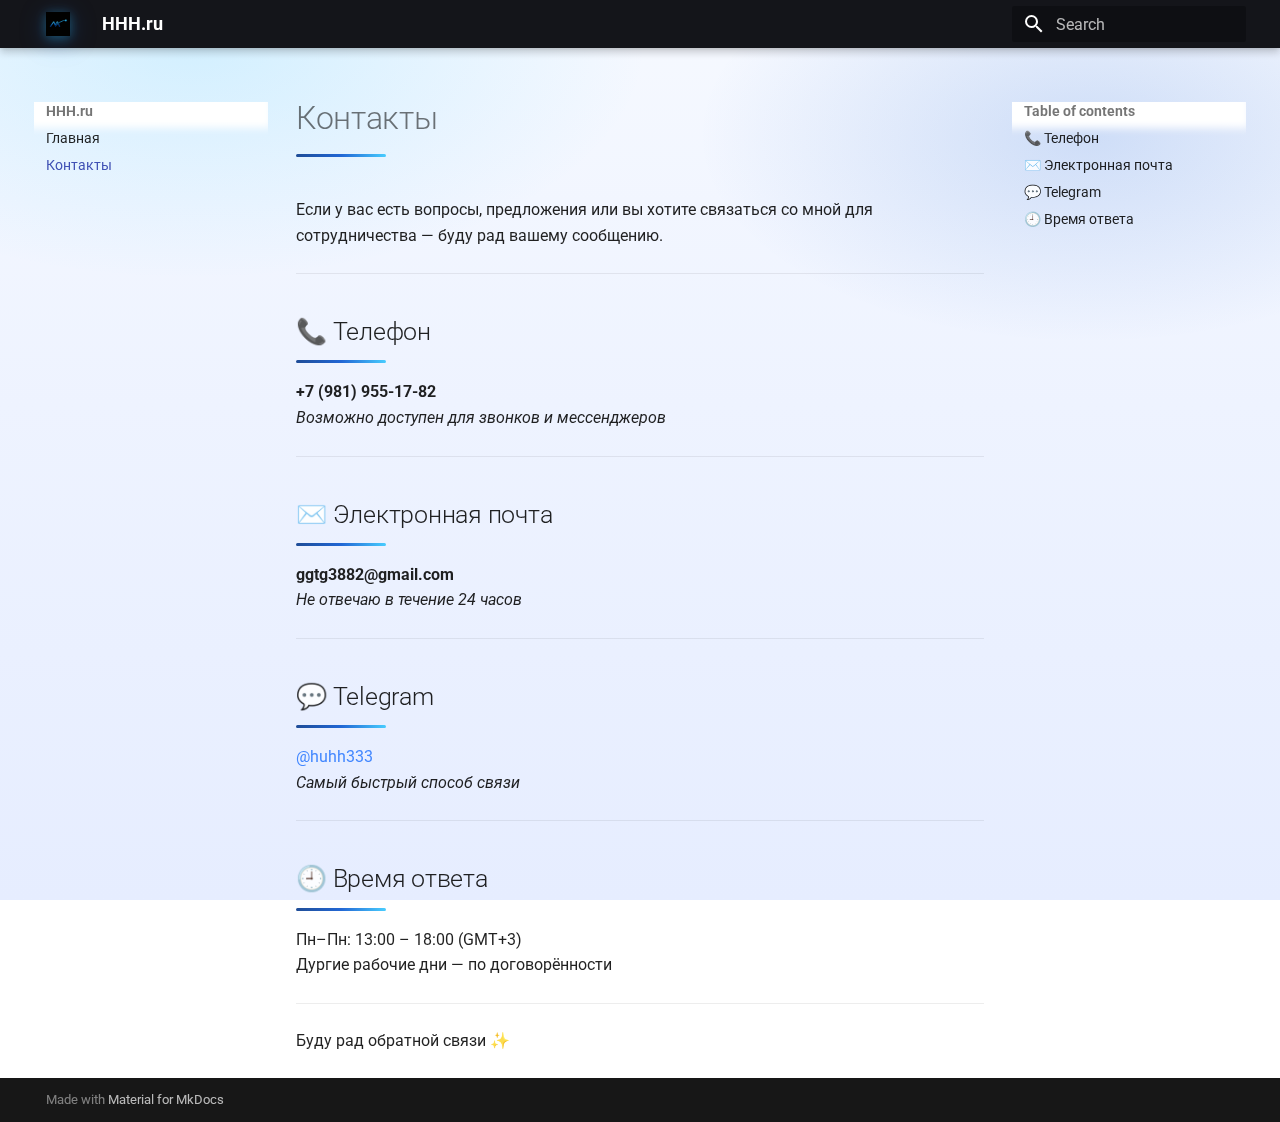
<file: docs/about/index.html>
<!doctype html>
<html lang="en" class="no-js">
  <head>
    
      <meta charset="utf-8">
      <meta name="viewport" content="width=device-width,initial-scale=1">
      
      
      
      
        <link rel="prev" href="..">
      
      
      
        
      
      
      <link rel="icon" href="../assets/1234.png">
      <meta name="generator" content="mkdocs-1.6.1, mkdocs-material-9.7.1">
    
    
      
        <title>Контакты - HHH.ru</title>
      
    
    
      <link rel="stylesheet" href="../assets/stylesheets/main.484c7ddc.min.css">
      
        
        <link rel="stylesheet" href="../assets/stylesheets/palette.ab4e12ef.min.css">
      
      


    
    
      
    
    
      
        
        
        <link rel="preconnect" href="https://fonts.gstatic.com" crossorigin>
        <link rel="stylesheet" href="https://fonts.googleapis.com/css?family=Roboto:300,300i,400,400i,700,700i%7CRoboto+Mono:400,400i,700,700i&display=fallback">
        <style>:root{--md-text-font:"Roboto";--md-code-font:"Roboto Mono"}</style>
      
    
    
      <link rel="stylesheet" href="../stylesheets/extra.css">
    
    <script>__md_scope=new URL("..",location),__md_hash=e=>[...e].reduce(((e,_)=>(e<<5)-e+_.charCodeAt(0)),0),__md_get=(e,_=localStorage,t=__md_scope)=>JSON.parse(_.getItem(t.pathname+"."+e)),__md_set=(e,_,t=localStorage,a=__md_scope)=>{try{t.setItem(a.pathname+"."+e,JSON.stringify(_))}catch(e){}}</script>
    
      

    
    
  </head>
  
  
    
    
      
    
    
    
    
    <body dir="ltr" data-md-color-scheme="default" data-md-color-primary="black" data-md-color-accent="blue">
  
    
    <input class="md-toggle" data-md-toggle="drawer" type="checkbox" id="__drawer" autocomplete="off">
    <input class="md-toggle" data-md-toggle="search" type="checkbox" id="__search" autocomplete="off">
    <label class="md-overlay" for="__drawer"></label>
    <div data-md-component="skip">
      
        
        <a href="#_1" class="md-skip">
          Skip to content
        </a>
      
    </div>
    <div data-md-component="announce">
      
    </div>
    
    
      

  

<header class="md-header md-header--shadow" data-md-component="header">
  <nav class="md-header__inner md-grid" aria-label="Header">
    <a href=".." title="HHH.ru" class="md-header__button md-logo" aria-label="HHH.ru" data-md-component="logo">
      
  <img src="../assets/1234.png" alt="logo">

    </a>
    <label class="md-header__button md-icon" for="__drawer">
      
      <svg xmlns="http://www.w3.org/2000/svg" viewBox="0 0 24 24"><path d="M3 6h18v2H3zm0 5h18v2H3zm0 5h18v2H3z"/></svg>
    </label>
    <div class="md-header__title" data-md-component="header-title">
      <div class="md-header__ellipsis">
        <div class="md-header__topic">
          <span class="md-ellipsis">
            HHH.ru
          </span>
        </div>
        <div class="md-header__topic" data-md-component="header-topic">
          <span class="md-ellipsis">
            
              Контакты
            
          </span>
        </div>
      </div>
    </div>
    
      
        <form class="md-header__option" data-md-component="palette">
  
    
    
    
    <input class="md-option" data-md-color-media="" data-md-color-scheme="default" data-md-color-primary="black" data-md-color-accent="blue"  aria-hidden="true"  type="radio" name="__palette" id="__palette_0">
    
  
</form>
      
    
    
      <script>var palette=__md_get("__palette");if(palette&&palette.color){if("(prefers-color-scheme)"===palette.color.media){var media=matchMedia("(prefers-color-scheme: light)"),input=document.querySelector(media.matches?"[data-md-color-media='(prefers-color-scheme: light)']":"[data-md-color-media='(prefers-color-scheme: dark)']");palette.color.media=input.getAttribute("data-md-color-media"),palette.color.scheme=input.getAttribute("data-md-color-scheme"),palette.color.primary=input.getAttribute("data-md-color-primary"),palette.color.accent=input.getAttribute("data-md-color-accent")}for(var[key,value]of Object.entries(palette.color))document.body.setAttribute("data-md-color-"+key,value)}</script>
    
    
    
      
      
        <label class="md-header__button md-icon" for="__search">
          
          <svg xmlns="http://www.w3.org/2000/svg" viewBox="0 0 24 24"><path d="M9.5 3A6.5 6.5 0 0 1 16 9.5c0 1.61-.59 3.09-1.56 4.23l.27.27h.79l5 5-1.5 1.5-5-5v-.79l-.27-.27A6.52 6.52 0 0 1 9.5 16 6.5 6.5 0 0 1 3 9.5 6.5 6.5 0 0 1 9.5 3m0 2C7 5 5 7 5 9.5S7 14 9.5 14 14 12 14 9.5 12 5 9.5 5"/></svg>
        </label>
        <div class="md-search" data-md-component="search" role="dialog">
  <label class="md-search__overlay" for="__search"></label>
  <div class="md-search__inner" role="search">
    <form class="md-search__form" name="search">
      <input type="text" class="md-search__input" name="query" aria-label="Search" placeholder="Search" autocapitalize="off" autocorrect="off" autocomplete="off" spellcheck="false" data-md-component="search-query" required>
      <label class="md-search__icon md-icon" for="__search">
        
        <svg xmlns="http://www.w3.org/2000/svg" viewBox="0 0 24 24"><path d="M9.5 3A6.5 6.5 0 0 1 16 9.5c0 1.61-.59 3.09-1.56 4.23l.27.27h.79l5 5-1.5 1.5-5-5v-.79l-.27-.27A6.52 6.52 0 0 1 9.5 16 6.5 6.5 0 0 1 3 9.5 6.5 6.5 0 0 1 9.5 3m0 2C7 5 5 7 5 9.5S7 14 9.5 14 14 12 14 9.5 12 5 9.5 5"/></svg>
        
        <svg xmlns="http://www.w3.org/2000/svg" viewBox="0 0 24 24"><path d="M20 11v2H8l5.5 5.5-1.42 1.42L4.16 12l7.92-7.92L13.5 5.5 8 11z"/></svg>
      </label>
      <nav class="md-search__options" aria-label="Search">
        
        <button type="reset" class="md-search__icon md-icon" title="Clear" aria-label="Clear" tabindex="-1">
          
          <svg xmlns="http://www.w3.org/2000/svg" viewBox="0 0 24 24"><path d="M19 6.41 17.59 5 12 10.59 6.41 5 5 6.41 10.59 12 5 17.59 6.41 19 12 13.41 17.59 19 19 17.59 13.41 12z"/></svg>
        </button>
      </nav>
      
    </form>
    <div class="md-search__output">
      <div class="md-search__scrollwrap" tabindex="0" data-md-scrollfix>
        <div class="md-search-result" data-md-component="search-result">
          <div class="md-search-result__meta">
            Initializing search
          </div>
          <ol class="md-search-result__list" role="presentation"></ol>
        </div>
      </div>
    </div>
  </div>
</div>
      
    
    
  </nav>
  
</header>
    
    <div class="md-container" data-md-component="container">
      
      
        
          
        
      
      <main class="md-main" data-md-component="main">
        <div class="md-main__inner md-grid">
          
            
              
              <div class="md-sidebar md-sidebar--primary" data-md-component="sidebar" data-md-type="navigation" >
                <div class="md-sidebar__scrollwrap">
                  <div class="md-sidebar__inner">
                    



<nav class="md-nav md-nav--primary" aria-label="Navigation" data-md-level="0">
  <label class="md-nav__title" for="__drawer">
    <a href=".." title="HHH.ru" class="md-nav__button md-logo" aria-label="HHH.ru" data-md-component="logo">
      
  <img src="../assets/1234.png" alt="logo">

    </a>
    HHH.ru
  </label>
  
  <ul class="md-nav__list" data-md-scrollfix>
    
      
      
  
  
  
  
    <li class="md-nav__item">
      <a href=".." class="md-nav__link">
        
  
  
  <span class="md-ellipsis">
    
  
    Главная
  

    
  </span>
  
  

      </a>
    </li>
  

    
      
      
  
  
    
  
  
  
    <li class="md-nav__item md-nav__item--active">
      
      <input class="md-nav__toggle md-toggle" type="checkbox" id="__toc">
      
      
        
      
      
        <label class="md-nav__link md-nav__link--active" for="__toc">
          
  
  
  <span class="md-ellipsis">
    
  
    Контакты
  

    
  </span>
  
  

          <span class="md-nav__icon md-icon"></span>
        </label>
      
      <a href="./" class="md-nav__link md-nav__link--active">
        
  
  
  <span class="md-ellipsis">
    
  
    Контакты
  

    
  </span>
  
  

      </a>
      
        

<nav class="md-nav md-nav--secondary" aria-label="Table of contents">
  
  
  
    
  
  
    <label class="md-nav__title" for="__toc">
      <span class="md-nav__icon md-icon"></span>
      Table of contents
    </label>
    <ul class="md-nav__list" data-md-component="toc" data-md-scrollfix>
      
        <li class="md-nav__item">
  <a href="#_2" class="md-nav__link">
    <span class="md-ellipsis">
      
        📞 Телефон
      
    </span>
  </a>
  
</li>
      
        <li class="md-nav__item">
  <a href="#_3" class="md-nav__link">
    <span class="md-ellipsis">
      
        ✉️ Электронная почта
      
    </span>
  </a>
  
</li>
      
        <li class="md-nav__item">
  <a href="#telegram" class="md-nav__link">
    <span class="md-ellipsis">
      
        💬 Telegram
      
    </span>
  </a>
  
</li>
      
        <li class="md-nav__item">
  <a href="#_4" class="md-nav__link">
    <span class="md-ellipsis">
      
        🕘 Время ответа
      
    </span>
  </a>
  
</li>
      
    </ul>
  
</nav>
      
    </li>
  

    
  </ul>
</nav>
                  </div>
                </div>
              </div>
            
            
              
              <div class="md-sidebar md-sidebar--secondary" data-md-component="sidebar" data-md-type="toc" >
                <div class="md-sidebar__scrollwrap">
                  <div class="md-sidebar__inner">
                    

<nav class="md-nav md-nav--secondary" aria-label="Table of contents">
  
  
  
    
  
  
    <label class="md-nav__title" for="__toc">
      <span class="md-nav__icon md-icon"></span>
      Table of contents
    </label>
    <ul class="md-nav__list" data-md-component="toc" data-md-scrollfix>
      
        <li class="md-nav__item">
  <a href="#_2" class="md-nav__link">
    <span class="md-ellipsis">
      
        📞 Телефон
      
    </span>
  </a>
  
</li>
      
        <li class="md-nav__item">
  <a href="#_3" class="md-nav__link">
    <span class="md-ellipsis">
      
        ✉️ Электронная почта
      
    </span>
  </a>
  
</li>
      
        <li class="md-nav__item">
  <a href="#telegram" class="md-nav__link">
    <span class="md-ellipsis">
      
        💬 Telegram
      
    </span>
  </a>
  
</li>
      
        <li class="md-nav__item">
  <a href="#_4" class="md-nav__link">
    <span class="md-ellipsis">
      
        🕘 Время ответа
      
    </span>
  </a>
  
</li>
      
    </ul>
  
</nav>
                  </div>
                </div>
              </div>
            
          
          
            <div class="md-content" data-md-component="content">
              
              <article class="md-content__inner md-typeset">
                
                  



<h1 id="_1">Контакты</h1>
<p>Если у вас есть вопросы, предложения или вы хотите связаться со мной для сотрудничества — буду рад вашему сообщению.</p>
<hr />
<h2 id="_2">📞 Телефон</h2>
<p><strong>+7 (981) 955-17-82</strong><br />
<em>Возможно доступен для звонков и мессенджеров</em></p>
<hr />
<h2 id="_3">✉️ Электронная почта</h2>
<p><strong>ggtg3882@gmail.com</strong><br />
<em>Не отвечаю в течение 24 часов</em></p>
<hr />
<h2 id="telegram">💬 Telegram</h2>
<p><a href="https://t.me/hhuh333">@huhh333</a><br />
<em>Самый быстрый способ связи</em></p>
<hr />
<h2 id="_4">🕘 Время ответа</h2>
<p>Пн–Пн: 13:00 – 18:00 (GMT+3)<br />
Дургие рабочие дни — по договорённости</p>
<hr />
<p>Буду рад обратной связи ✨</p>












                
              </article>
            </div>
          
          
<script>var target=document.getElementById(location.hash.slice(1));target&&target.name&&(target.checked=target.name.startsWith("__tabbed_"))</script>
        </div>
        
      </main>
      
        <footer class="md-footer">
  
  <div class="md-footer-meta md-typeset">
    <div class="md-footer-meta__inner md-grid">
      <div class="md-copyright">
  
  
    Made with
    <a href="https://squidfunk.github.io/mkdocs-material/" target="_blank" rel="noopener">
      Material for MkDocs
    </a>
  
</div>
      
    </div>
  </div>
</footer>
      
    </div>
    <div class="md-dialog" data-md-component="dialog">
      <div class="md-dialog__inner md-typeset"></div>
    </div>
    
    
    
      
      
      <script id="__config" type="application/json">{"annotate": null, "base": "..", "features": [], "search": "../assets/javascripts/workers/search.2c215733.min.js", "tags": null, "translations": {"clipboard.copied": "Copied to clipboard", "clipboard.copy": "Copy to clipboard", "search.result.more.one": "1 more on this page", "search.result.more.other": "# more on this page", "search.result.none": "No matching documents", "search.result.one": "1 matching document", "search.result.other": "# matching documents", "search.result.placeholder": "Type to start searching", "search.result.term.missing": "Missing", "select.version": "Select version"}, "version": null}</script>
    
    
      <script src="../assets/javascripts/bundle.79ae519e.min.js"></script>
      
    
  </body>
</html>
</file>
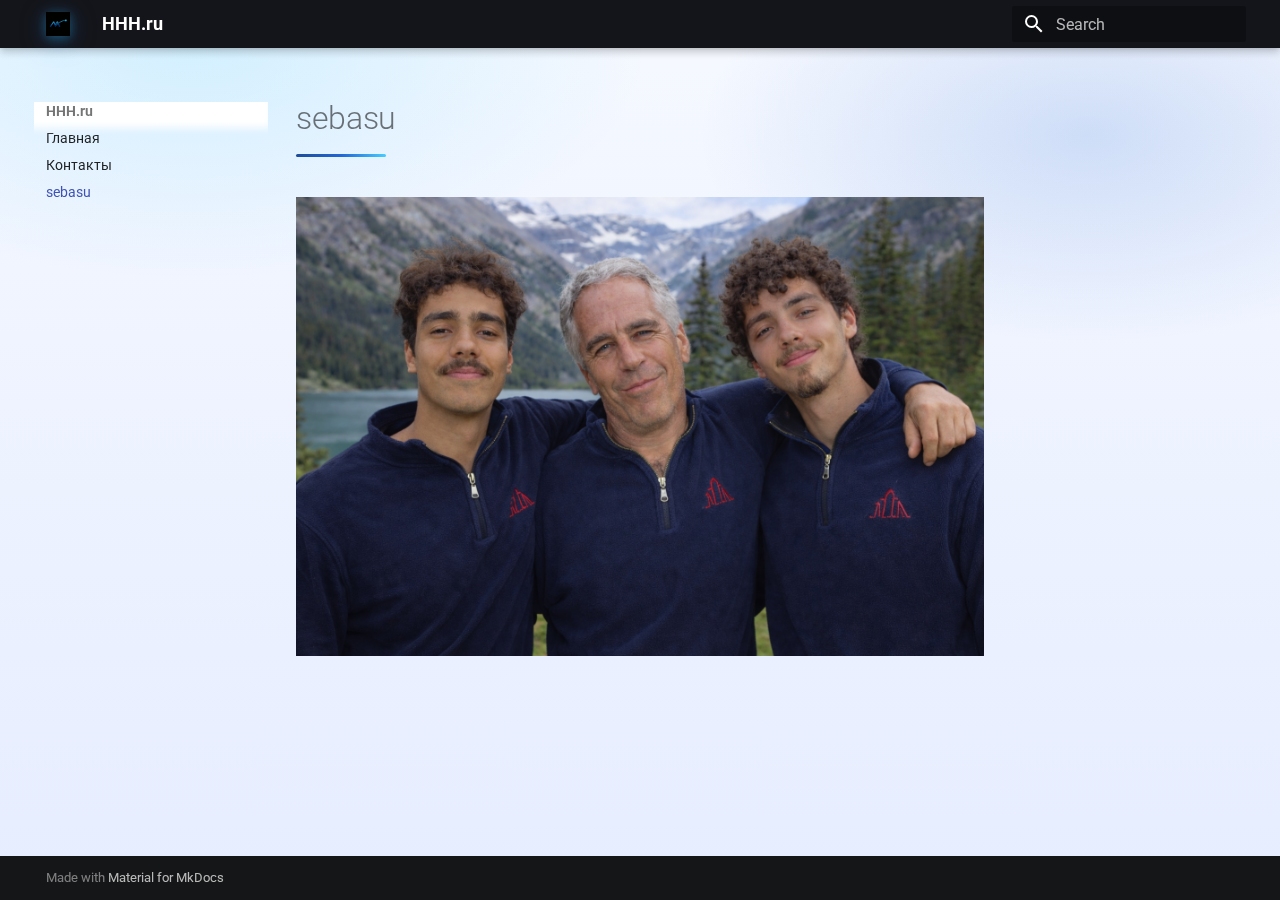
<file: docs/sebasu/index.html>
<!doctype html>
<html lang="en" class="no-js">
  <head>
    
      <meta charset="utf-8">
      <meta name="viewport" content="width=device-width,initial-scale=1">
      
      
      
      
        <link rel="prev" href="../about/">
      
      
      
        
      
      
      <link rel="icon" href="../assets/1234.png">
      <meta name="generator" content="mkdocs-1.6.1, mkdocs-material-9.7.1">
    
    
      
        <title>sebasu - HHH.ru</title>
      
    
    
      <link rel="stylesheet" href="../assets/stylesheets/main.484c7ddc.min.css">
      
        
        <link rel="stylesheet" href="../assets/stylesheets/palette.ab4e12ef.min.css">
      
      


    
    
      
    
    
      
        
        
        <link rel="preconnect" href="https://fonts.gstatic.com" crossorigin>
        <link rel="stylesheet" href="https://fonts.googleapis.com/css?family=Roboto:300,300i,400,400i,700,700i%7CRoboto+Mono:400,400i,700,700i&display=fallback">
        <style>:root{--md-text-font:"Roboto";--md-code-font:"Roboto Mono"}</style>
      
    
    
      <link rel="stylesheet" href="../stylesheets/extra.css">
    
    <script>__md_scope=new URL("..",location),__md_hash=e=>[...e].reduce(((e,_)=>(e<<5)-e+_.charCodeAt(0)),0),__md_get=(e,_=localStorage,t=__md_scope)=>JSON.parse(_.getItem(t.pathname+"."+e)),__md_set=(e,_,t=localStorage,a=__md_scope)=>{try{t.setItem(a.pathname+"."+e,JSON.stringify(_))}catch(e){}}</script>
    
      

    
    
  </head>
  
  
    
    
      
    
    
    
    
    <body dir="ltr" data-md-color-scheme="default" data-md-color-primary="black" data-md-color-accent="blue">
  
    
    <input class="md-toggle" data-md-toggle="drawer" type="checkbox" id="__drawer" autocomplete="off">
    <input class="md-toggle" data-md-toggle="search" type="checkbox" id="__search" autocomplete="off">
    <label class="md-overlay" for="__drawer"></label>
    <div data-md-component="skip">
      
    </div>
    <div data-md-component="announce">
      
    </div>
    
    
      

  

<header class="md-header md-header--shadow" data-md-component="header">
  <nav class="md-header__inner md-grid" aria-label="Header">
    <a href=".." title="HHH.ru" class="md-header__button md-logo" aria-label="HHH.ru" data-md-component="logo">
      
  <img src="../assets/1234.png" alt="logo">

    </a>
    <label class="md-header__button md-icon" for="__drawer">
      
      <svg xmlns="http://www.w3.org/2000/svg" viewBox="0 0 24 24"><path d="M3 6h18v2H3zm0 5h18v2H3zm0 5h18v2H3z"/></svg>
    </label>
    <div class="md-header__title" data-md-component="header-title">
      <div class="md-header__ellipsis">
        <div class="md-header__topic">
          <span class="md-ellipsis">
            HHH.ru
          </span>
        </div>
        <div class="md-header__topic" data-md-component="header-topic">
          <span class="md-ellipsis">
            
              sebasu
            
          </span>
        </div>
      </div>
    </div>
    
      
        <form class="md-header__option" data-md-component="palette">
  
    
    
    
    <input class="md-option" data-md-color-media="" data-md-color-scheme="default" data-md-color-primary="black" data-md-color-accent="blue"  aria-hidden="true"  type="radio" name="__palette" id="__palette_0">
    
  
</form>
      
    
    
      <script>var palette=__md_get("__palette");if(palette&&palette.color){if("(prefers-color-scheme)"===palette.color.media){var media=matchMedia("(prefers-color-scheme: light)"),input=document.querySelector(media.matches?"[data-md-color-media='(prefers-color-scheme: light)']":"[data-md-color-media='(prefers-color-scheme: dark)']");palette.color.media=input.getAttribute("data-md-color-media"),palette.color.scheme=input.getAttribute("data-md-color-scheme"),palette.color.primary=input.getAttribute("data-md-color-primary"),palette.color.accent=input.getAttribute("data-md-color-accent")}for(var[key,value]of Object.entries(palette.color))document.body.setAttribute("data-md-color-"+key,value)}</script>
    
    
    
      
      
        <label class="md-header__button md-icon" for="__search">
          
          <svg xmlns="http://www.w3.org/2000/svg" viewBox="0 0 24 24"><path d="M9.5 3A6.5 6.5 0 0 1 16 9.5c0 1.61-.59 3.09-1.56 4.23l.27.27h.79l5 5-1.5 1.5-5-5v-.79l-.27-.27A6.52 6.52 0 0 1 9.5 16 6.5 6.5 0 0 1 3 9.5 6.5 6.5 0 0 1 9.5 3m0 2C7 5 5 7 5 9.5S7 14 9.5 14 14 12 14 9.5 12 5 9.5 5"/></svg>
        </label>
        <div class="md-search" data-md-component="search" role="dialog">
  <label class="md-search__overlay" for="__search"></label>
  <div class="md-search__inner" role="search">
    <form class="md-search__form" name="search">
      <input type="text" class="md-search__input" name="query" aria-label="Search" placeholder="Search" autocapitalize="off" autocorrect="off" autocomplete="off" spellcheck="false" data-md-component="search-query" required>
      <label class="md-search__icon md-icon" for="__search">
        
        <svg xmlns="http://www.w3.org/2000/svg" viewBox="0 0 24 24"><path d="M9.5 3A6.5 6.5 0 0 1 16 9.5c0 1.61-.59 3.09-1.56 4.23l.27.27h.79l5 5-1.5 1.5-5-5v-.79l-.27-.27A6.52 6.52 0 0 1 9.5 16 6.5 6.5 0 0 1 3 9.5 6.5 6.5 0 0 1 9.5 3m0 2C7 5 5 7 5 9.5S7 14 9.5 14 14 12 14 9.5 12 5 9.5 5"/></svg>
        
        <svg xmlns="http://www.w3.org/2000/svg" viewBox="0 0 24 24"><path d="M20 11v2H8l5.5 5.5-1.42 1.42L4.16 12l7.92-7.92L13.5 5.5 8 11z"/></svg>
      </label>
      <nav class="md-search__options" aria-label="Search">
        
        <button type="reset" class="md-search__icon md-icon" title="Clear" aria-label="Clear" tabindex="-1">
          
          <svg xmlns="http://www.w3.org/2000/svg" viewBox="0 0 24 24"><path d="M19 6.41 17.59 5 12 10.59 6.41 5 5 6.41 10.59 12 5 17.59 6.41 19 12 13.41 17.59 19 19 17.59 13.41 12z"/></svg>
        </button>
      </nav>
      
    </form>
    <div class="md-search__output">
      <div class="md-search__scrollwrap" tabindex="0" data-md-scrollfix>
        <div class="md-search-result" data-md-component="search-result">
          <div class="md-search-result__meta">
            Initializing search
          </div>
          <ol class="md-search-result__list" role="presentation"></ol>
        </div>
      </div>
    </div>
  </div>
</div>
      
    
    
  </nav>
  
</header>
    
    <div class="md-container" data-md-component="container">
      
      
        
          
        
      
      <main class="md-main" data-md-component="main">
        <div class="md-main__inner md-grid">
          
            
              
              <div class="md-sidebar md-sidebar--primary" data-md-component="sidebar" data-md-type="navigation" >
                <div class="md-sidebar__scrollwrap">
                  <div class="md-sidebar__inner">
                    



<nav class="md-nav md-nav--primary" aria-label="Navigation" data-md-level="0">
  <label class="md-nav__title" for="__drawer">
    <a href=".." title="HHH.ru" class="md-nav__button md-logo" aria-label="HHH.ru" data-md-component="logo">
      
  <img src="../assets/1234.png" alt="logo">

    </a>
    HHH.ru
  </label>
  
  <ul class="md-nav__list" data-md-scrollfix>
    
      
      
  
  
  
  
    <li class="md-nav__item">
      <a href=".." class="md-nav__link">
        
  
  
  <span class="md-ellipsis">
    
  
    Главная
  

    
  </span>
  
  

      </a>
    </li>
  

    
      
      
  
  
  
  
    <li class="md-nav__item">
      <a href="../about/" class="md-nav__link">
        
  
  
  <span class="md-ellipsis">
    
  
    Контакты
  

    
  </span>
  
  

      </a>
    </li>
  

    
      
      
  
  
    
  
  
  
    <li class="md-nav__item md-nav__item--active">
      
      <input class="md-nav__toggle md-toggle" type="checkbox" id="__toc">
      
      
      
      <a href="./" class="md-nav__link md-nav__link--active">
        
  
  
  <span class="md-ellipsis">
    
  
    sebasu
  

    
  </span>
  
  

      </a>
      
    </li>
  

    
  </ul>
</nav>
                  </div>
                </div>
              </div>
            
            
              
              <div class="md-sidebar md-sidebar--secondary" data-md-component="sidebar" data-md-type="toc" >
                <div class="md-sidebar__scrollwrap">
                  <div class="md-sidebar__inner">
                    

<nav class="md-nav md-nav--secondary" aria-label="Table of contents">
  
  
  
  
</nav>
                  </div>
                </div>
              </div>
            
          
          
            <div class="md-content" data-md-component="content">
              
              <article class="md-content__inner md-typeset">
                
                  



  <h1>sebasu</h1>

<div class="full-screen-image">
  <img src="../assets/1.png" alt="Hero image">
</div>












                
              </article>
            </div>
          
          
<script>var target=document.getElementById(location.hash.slice(1));target&&target.name&&(target.checked=target.name.startsWith("__tabbed_"))</script>
        </div>
        
      </main>
      
        <footer class="md-footer">
  
  <div class="md-footer-meta md-typeset">
    <div class="md-footer-meta__inner md-grid">
      <div class="md-copyright">
  
  
    Made with
    <a href="https://squidfunk.github.io/mkdocs-material/" target="_blank" rel="noopener">
      Material for MkDocs
    </a>
  
</div>
      
    </div>
  </div>
</footer>
      
    </div>
    <div class="md-dialog" data-md-component="dialog">
      <div class="md-dialog__inner md-typeset"></div>
    </div>
    
    
    
      
      
      <script id="__config" type="application/json">{"annotate": null, "base": "..", "features": [], "search": "../assets/javascripts/workers/search.2c215733.min.js", "tags": null, "translations": {"clipboard.copied": "Copied to clipboard", "clipboard.copy": "Copy to clipboard", "search.result.more.one": "1 more on this page", "search.result.more.other": "# more on this page", "search.result.none": "No matching documents", "search.result.one": "1 matching document", "search.result.other": "# matching documents", "search.result.placeholder": "Type to start searching", "search.result.term.missing": "Missing", "select.version": "Select version"}, "version": null}</script>
    
    
      <script src="../assets/javascripts/bundle.79ae519e.min.js"></script>
      
    
  </body>
</html>
</file>
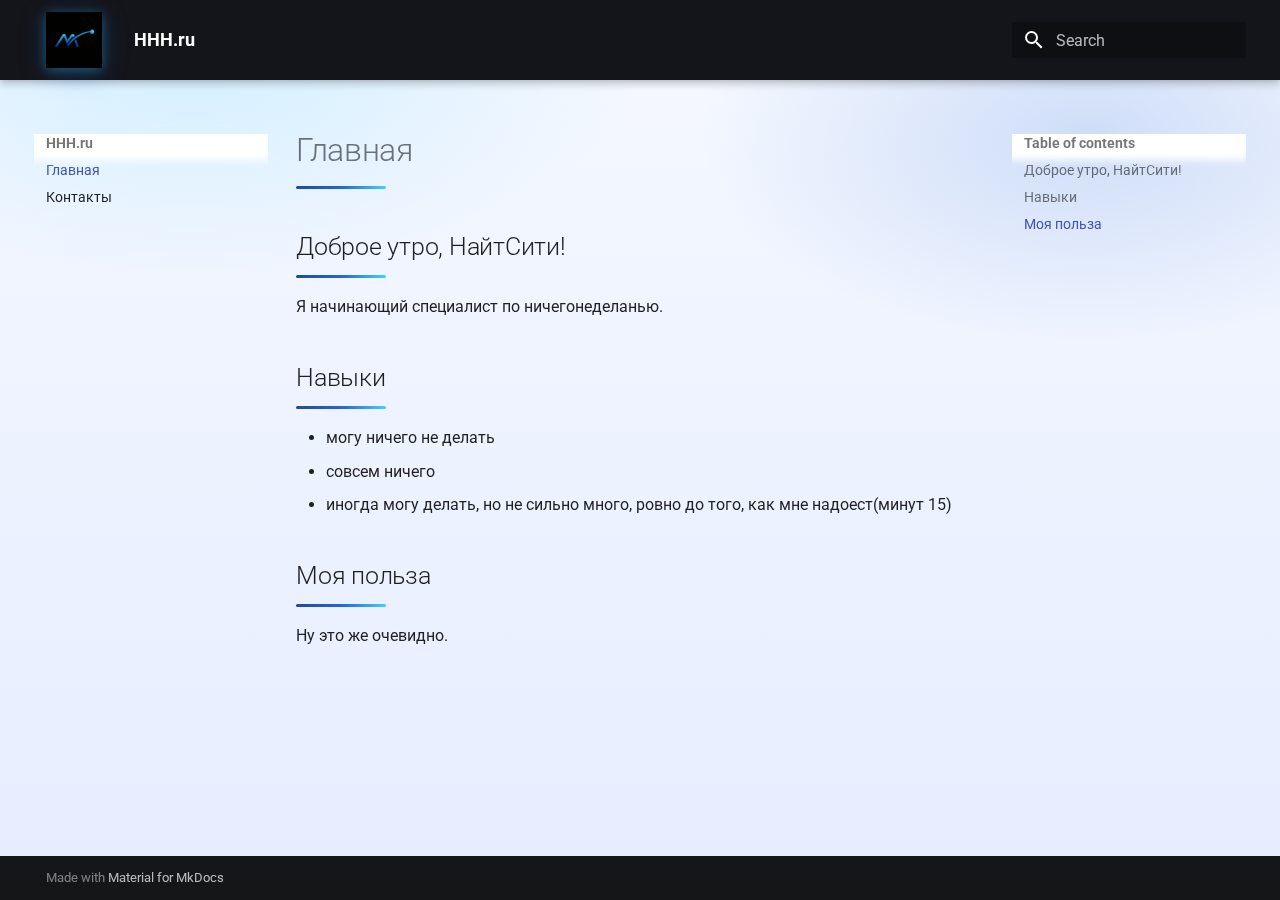
<file: site/site/index.html>
<!doctype html>
<html lang="en" class="no-js">
  <head>
    
      <meta charset="utf-8">
      <meta name="viewport" content="width=device-width,initial-scale=1">
      
      
      
      
      
        <link rel="next" href="about/">
      
      
        
      
      
      <link rel="icon" href="assets/1234.png">
      <meta name="generator" content="mkdocs-1.6.1, mkdocs-material-9.7.1">
    
    
      
        <title>HHH.ru</title>
      
    
    
      <link rel="stylesheet" href="assets/stylesheets/main.484c7ddc.min.css">
      
        
        <link rel="stylesheet" href="assets/stylesheets/palette.ab4e12ef.min.css">
      
      


    
    
      
    
    
      
        
        
        <link rel="preconnect" href="https://fonts.gstatic.com" crossorigin>
        <link rel="stylesheet" href="https://fonts.googleapis.com/css?family=Roboto:300,300i,400,400i,700,700i%7CRoboto+Mono:400,400i,700,700i&display=fallback">
        <style>:root{--md-text-font:"Roboto";--md-code-font:"Roboto Mono"}</style>
      
    
    
      <link rel="stylesheet" href="stylesheets/extra.css">
    
    <script>__md_scope=new URL(".",location),__md_hash=e=>[...e].reduce(((e,_)=>(e<<5)-e+_.charCodeAt(0)),0),__md_get=(e,_=localStorage,t=__md_scope)=>JSON.parse(_.getItem(t.pathname+"."+e)),__md_set=(e,_,t=localStorage,a=__md_scope)=>{try{t.setItem(a.pathname+"."+e,JSON.stringify(_))}catch(e){}}</script>
    
      

    
    
  </head>
  
  
    
    
      
    
    
    
    
    <body dir="ltr" data-md-color-scheme="default" data-md-color-primary="black" data-md-color-accent="blue">
  
    
    <input class="md-toggle" data-md-toggle="drawer" type="checkbox" id="__drawer" autocomplete="off">
    <input class="md-toggle" data-md-toggle="search" type="checkbox" id="__search" autocomplete="off">
    <label class="md-overlay" for="__drawer"></label>
    <div data-md-component="skip">
      
        
        <a href="#_1" class="md-skip">
          Skip to content
        </a>
      
    </div>
    <div data-md-component="announce">
      
    </div>
    
    
      

  

<header class="md-header md-header--shadow" data-md-component="header">
  <nav class="md-header__inner md-grid" aria-label="Header">
    <a href="." title="HHH.ru" class="md-header__button md-logo" aria-label="HHH.ru" data-md-component="logo">
      
  <img src="assets/1234.png" alt="logo">

    </a>
    <label class="md-header__button md-icon" for="__drawer">
      
      <svg xmlns="http://www.w3.org/2000/svg" viewBox="0 0 24 24"><path d="M3 6h18v2H3zm0 5h18v2H3zm0 5h18v2H3z"/></svg>
    </label>
    <div class="md-header__title" data-md-component="header-title">
      <div class="md-header__ellipsis">
        <div class="md-header__topic">
          <span class="md-ellipsis">
            HHH.ru
          </span>
        </div>
        <div class="md-header__topic" data-md-component="header-topic">
          <span class="md-ellipsis">
            
              Главная
            
          </span>
        </div>
      </div>
    </div>
    
      
        <form class="md-header__option" data-md-component="palette">
  
    
    
    
    <input class="md-option" data-md-color-media="" data-md-color-scheme="default" data-md-color-primary="black" data-md-color-accent="blue"  aria-hidden="true"  type="radio" name="__palette" id="__palette_0">
    
  
</form>
      
    
    
      <script>var palette=__md_get("__palette");if(palette&&palette.color){if("(prefers-color-scheme)"===palette.color.media){var media=matchMedia("(prefers-color-scheme: light)"),input=document.querySelector(media.matches?"[data-md-color-media='(prefers-color-scheme: light)']":"[data-md-color-media='(prefers-color-scheme: dark)']");palette.color.media=input.getAttribute("data-md-color-media"),palette.color.scheme=input.getAttribute("data-md-color-scheme"),palette.color.primary=input.getAttribute("data-md-color-primary"),palette.color.accent=input.getAttribute("data-md-color-accent")}for(var[key,value]of Object.entries(palette.color))document.body.setAttribute("data-md-color-"+key,value)}</script>
    
    
    
      
      
        <label class="md-header__button md-icon" for="__search">
          
          <svg xmlns="http://www.w3.org/2000/svg" viewBox="0 0 24 24"><path d="M9.5 3A6.5 6.5 0 0 1 16 9.5c0 1.61-.59 3.09-1.56 4.23l.27.27h.79l5 5-1.5 1.5-5-5v-.79l-.27-.27A6.52 6.52 0 0 1 9.5 16 6.5 6.5 0 0 1 3 9.5 6.5 6.5 0 0 1 9.5 3m0 2C7 5 5 7 5 9.5S7 14 9.5 14 14 12 14 9.5 12 5 9.5 5"/></svg>
        </label>
        <div class="md-search" data-md-component="search" role="dialog">
  <label class="md-search__overlay" for="__search"></label>
  <div class="md-search__inner" role="search">
    <form class="md-search__form" name="search">
      <input type="text" class="md-search__input" name="query" aria-label="Search" placeholder="Search" autocapitalize="off" autocorrect="off" autocomplete="off" spellcheck="false" data-md-component="search-query" required>
      <label class="md-search__icon md-icon" for="__search">
        
        <svg xmlns="http://www.w3.org/2000/svg" viewBox="0 0 24 24"><path d="M9.5 3A6.5 6.5 0 0 1 16 9.5c0 1.61-.59 3.09-1.56 4.23l.27.27h.79l5 5-1.5 1.5-5-5v-.79l-.27-.27A6.52 6.52 0 0 1 9.5 16 6.5 6.5 0 0 1 3 9.5 6.5 6.5 0 0 1 9.5 3m0 2C7 5 5 7 5 9.5S7 14 9.5 14 14 12 14 9.5 12 5 9.5 5"/></svg>
        
        <svg xmlns="http://www.w3.org/2000/svg" viewBox="0 0 24 24"><path d="M20 11v2H8l5.5 5.5-1.42 1.42L4.16 12l7.92-7.92L13.5 5.5 8 11z"/></svg>
      </label>
      <nav class="md-search__options" aria-label="Search">
        
        <button type="reset" class="md-search__icon md-icon" title="Clear" aria-label="Clear" tabindex="-1">
          
          <svg xmlns="http://www.w3.org/2000/svg" viewBox="0 0 24 24"><path d="M19 6.41 17.59 5 12 10.59 6.41 5 5 6.41 10.59 12 5 17.59 6.41 19 12 13.41 17.59 19 19 17.59 13.41 12z"/></svg>
        </button>
      </nav>
      
    </form>
    <div class="md-search__output">
      <div class="md-search__scrollwrap" tabindex="0" data-md-scrollfix>
        <div class="md-search-result" data-md-component="search-result">
          <div class="md-search-result__meta">
            Initializing search
          </div>
          <ol class="md-search-result__list" role="presentation"></ol>
        </div>
      </div>
    </div>
  </div>
</div>
      
    
    
  </nav>
  
</header>
    
    <div class="md-container" data-md-component="container">
      
      
        
          
        
      
      <main class="md-main" data-md-component="main">
        <div class="md-main__inner md-grid">
          
            
              
              <div class="md-sidebar md-sidebar--primary" data-md-component="sidebar" data-md-type="navigation" >
                <div class="md-sidebar__scrollwrap">
                  <div class="md-sidebar__inner">
                    



<nav class="md-nav md-nav--primary" aria-label="Navigation" data-md-level="0">
  <label class="md-nav__title" for="__drawer">
    <a href="." title="HHH.ru" class="md-nav__button md-logo" aria-label="HHH.ru" data-md-component="logo">
      
  <img src="assets/1234.png" alt="logo">

    </a>
    HHH.ru
  </label>
  
  <ul class="md-nav__list" data-md-scrollfix>
    
      
      
  
  
    
  
  
  
    <li class="md-nav__item md-nav__item--active">
      
      <input class="md-nav__toggle md-toggle" type="checkbox" id="__toc">
      
      
      
        <label class="md-nav__link md-nav__link--active" for="__toc">
          
  
  
  <span class="md-ellipsis">
    
  
    Главная
  

    
  </span>
  
  

          <span class="md-nav__icon md-icon"></span>
        </label>
      
      <a href="." class="md-nav__link md-nav__link--active">
        
  
  
  <span class="md-ellipsis">
    
  
    Главная
  

    
  </span>
  
  

      </a>
      
        

<nav class="md-nav md-nav--secondary" aria-label="Table of contents">
  
  
  
  
    <label class="md-nav__title" for="__toc">
      <span class="md-nav__icon md-icon"></span>
      Table of contents
    </label>
    <ul class="md-nav__list" data-md-component="toc" data-md-scrollfix>
      
        <li class="md-nav__item">
  <a href="#_1" class="md-nav__link">
    <span class="md-ellipsis">
      
        Доброе утро, НайтСити!
      
    </span>
  </a>
  
</li>
      
        <li class="md-nav__item">
  <a href="#_2" class="md-nav__link">
    <span class="md-ellipsis">
      
        Навыки
      
    </span>
  </a>
  
</li>
      
        <li class="md-nav__item">
  <a href="#_3" class="md-nav__link">
    <span class="md-ellipsis">
      
        Моя польза
      
    </span>
  </a>
  
</li>
      
    </ul>
  
</nav>
      
    </li>
  

    
      
      
  
  
  
  
    <li class="md-nav__item">
      <a href="about/" class="md-nav__link">
        
  
  
  <span class="md-ellipsis">
    
  
    Контакты
  

    
  </span>
  
  

      </a>
    </li>
  

    
  </ul>
</nav>
                  </div>
                </div>
              </div>
            
            
              
              <div class="md-sidebar md-sidebar--secondary" data-md-component="sidebar" data-md-type="toc" >
                <div class="md-sidebar__scrollwrap">
                  <div class="md-sidebar__inner">
                    

<nav class="md-nav md-nav--secondary" aria-label="Table of contents">
  
  
  
  
    <label class="md-nav__title" for="__toc">
      <span class="md-nav__icon md-icon"></span>
      Table of contents
    </label>
    <ul class="md-nav__list" data-md-component="toc" data-md-scrollfix>
      
        <li class="md-nav__item">
  <a href="#_1" class="md-nav__link">
    <span class="md-ellipsis">
      
        Доброе утро, НайтСити!
      
    </span>
  </a>
  
</li>
      
        <li class="md-nav__item">
  <a href="#_2" class="md-nav__link">
    <span class="md-ellipsis">
      
        Навыки
      
    </span>
  </a>
  
</li>
      
        <li class="md-nav__item">
  <a href="#_3" class="md-nav__link">
    <span class="md-ellipsis">
      
        Моя польза
      
    </span>
  </a>
  
</li>
      
    </ul>
  
</nav>
                  </div>
                </div>
              </div>
            
          
          
            <div class="md-content" data-md-component="content">
              
              <article class="md-content__inner md-typeset">
                
                  



  <h1>Главная</h1>

<h2 id="_1">Доброе утро, НайтСити!</h2>
<p>Я начинающий специалист по ничегонеделанью.</p>
<h2 id="_2">Навыки</h2>
<ul>
<li>могу ничего не делать</li>
<li>совсем ничего</li>
<li>иногда могу делать, но не сильно много, ровно до того, как мне надоест(минут 15)</li>
</ul>
<h2 id="_3">Моя польза</h2>
<p>Ну это же очевидно. </p>












                
              </article>
            </div>
          
          
<script>var target=document.getElementById(location.hash.slice(1));target&&target.name&&(target.checked=target.name.startsWith("__tabbed_"))</script>
        </div>
        
      </main>
      
        <footer class="md-footer">
  
  <div class="md-footer-meta md-typeset">
    <div class="md-footer-meta__inner md-grid">
      <div class="md-copyright">
  
  
    Made with
    <a href="https://squidfunk.github.io/mkdocs-material/" target="_blank" rel="noopener">
      Material for MkDocs
    </a>
  
</div>
      
    </div>
  </div>
</footer>
      
    </div>
    <div class="md-dialog" data-md-component="dialog">
      <div class="md-dialog__inner md-typeset"></div>
    </div>
    
    
    
      
      
      <script id="__config" type="application/json">{"annotate": null, "base": ".", "features": [], "search": "assets/javascripts/workers/search.2c215733.min.js", "tags": null, "translations": {"clipboard.copied": "Copied to clipboard", "clipboard.copy": "Copy to clipboard", "search.result.more.one": "1 more on this page", "search.result.more.other": "# more on this page", "search.result.none": "No matching documents", "search.result.one": "1 matching document", "search.result.other": "# matching documents", "search.result.placeholder": "Type to start searching", "search.result.term.missing": "Missing", "select.version": "Select version"}, "version": null}</script>
    
    
      <script src="assets/javascripts/bundle.79ae519e.min.js"></script>
      
    
  </body>
</html>
</file>
<file: docs/stylesheets/extra.css>
/* =========================================================
   NEURAL / TECH THEME — Material for MkDocs
   ========================================================= */

/* ---------- Цветовая база под логотип ---------- */
:root {
  /* Основные цвета */
  --md-primary-fg-color: #0B57D0;
  --md-primary-fg-color--light: #36C8FF;
  --md-primary-fg-color--dark: #083A8C;

  /* Акценты */
  --md-accent-fg-color: #36C8FF;
  --md-accent-fg-color--transparent: rgba(54, 200, 255, 0.15);

  /* Текст под светлый фон */
  --md-default-bg-color: transparent;
  --md-default-fg-color: #1e293b;
  --md-default-fg-color--light: #475569;
}

/* ---------- Ссылки ---------- */
.md-typeset a {
  color: var(--md-accent-fg-color);
}
.md-typeset a:hover {
  opacity: 0.85;
}

/* ---------- Светлый нейронный фон страницы ---------- */
.md-main {
  position: relative;
}

.md-main::before {
  content: "";
  position: fixed;
  inset: 0;
  z-index: -1;
  background:
    radial-gradient(700px 360px at 15% 5%, rgba(54, 200, 255, 0.18), transparent 65%),
    radial-gradient(600px 320px at 85% 15%, rgba(11, 87, 208, 0.16), transparent 65%),
    linear-gradient(
      180deg,
      #f6f9ff 0%,
      #eef3ff 45%,
      #e6edff 100%
    );
}

/* ---------- Glass-карточки контента ---------- */
.md-typeset .admonition,
.md-typeset details,
.md-typeset table,
.md-typeset pre {
  background: rgba(255, 255, 255, 0.65);
  backdrop-filter: blur(12px);
  border: 1px solid rgba(54, 200, 255, 0.25);
  border-radius: 18px;
  box-shadow:
    0 8px 24px rgba(11, 87, 208, 0.12),
    inset 0 0 0 1px rgba(255, 255, 255, 0.6);
}

/* ---------- Декоративные линии под заголовками ---------- */
.md-typeset h1::after,
.md-typeset h2::after {
  content: "";
  display: block;
  height: 3px;
  width: 90px;
  margin-top: 0.45em;
  background: linear-gradient(
    90deg,
    #083A8C 0%,
    #0B57D0 50%,
    #36C8FF 100%
  );
  border-radius: 999px;
  opacity: 0.9;
}

/* ---------- Свечение логотипа ---------- */
.md-header__button.md-logo img {
  filter:
    drop-shadow(0 2px 6px rgba(54, 200, 255, 0.35))
    drop-shadow(0 4px 12px rgba(11, 87, 208, 0.25));
}

/* =========================================================
   SIDEBAR (NAVIGATION)
   ========================================================= */

/* Sidebar — sticky, НЕ перекрывает footer */
@media (min-width: 76.25em) {
  .md-sidebar--primary {
    position: sticky;
    top: 4.5rem;
    align-self: flex-start;
    z-index: 2;
  }
}

/* Контейнер навигации */
.md-sidebar__scrollwrap {
</file>
<file: site/site/stylesheets/extra.css>
/* =========================================================
   NEURAL / TECH THEME — Material for MkDocs
   ========================================================= */

/* ---------- Цветовая база под логотип ---------- */
:root {
  /* Основные цвета */
  --md-primary-fg-color: #0B57D0;
  --md-primary-fg-color--light: #36C8FF;
  --md-primary-fg-color--dark: #083A8C;

  /* Акценты */
  --md-accent-fg-color: #36C8FF;
  --md-accent-fg-color--transparent: rgba(54, 200, 255, 0.15);

  /* Текст под светлый фон */
  --md-default-bg-color: transparent;
  --md-default-fg-color: #1e293b;
  --md-default-fg-color--light: #475569;
}

/* ---------- Ссылки ---------- */
.md-typeset a {
  color: var(--md-accent-fg-color);
}
.md-typeset a:hover {
  opacity: 0.85;
}

/* ---------- Светлый нейронный фон страницы ---------- */
.md-main {
  position: relative;
}

.md-main::before {
  content: "";
  position: fixed;
  inset: 0;
  z-index: -1;
  background:
    radial-gradient(700px 360px at 15% 5%, rgba(54, 200, 255, 0.18), transparent 65%),
    radial-gradient(600px 320px at 85% 15%, rgba(11, 87, 208, 0.16), transparent 65%),
    linear-gradient(
      180deg,
      #f6f9ff 0%,
      #eef3ff 45%,
      #e6edff 100%
    );
}

/* ---------- Glass-карточки контента ---------- */
.md-typeset .admonition,
.md-typeset details,
.md-typeset table,
.md-typeset pre {
  background: rgba(255, 255, 255, 0.65);
  backdrop-filter: blur(12px);
  border: 1px solid rgba(54, 200, 255, 0.25);
  border-radius: 18px;
  box-shadow:
    0 8px 24px rgba(11, 87, 208, 0.12),
    inset 0 0 0 1px rgba(255, 255, 255, 0.6);
}

.md-header__button.md-logo img {
  height: 56px;        /* ← увеличь (например: 56px, 64px) */
  width: auto;
}
/* ---------- Декоративные линии под заголовками ---------- */
.md-typeset h1::after,
.md-typeset h2::after {
  content: "";
  display: block;
  height: 3px;
  width: 90px;
  margin-top: 0.45em;
  background: linear-gradient(
    90deg,
    #083A8C 0%,
    #0B57D0 50%,
    #36C8FF 100%
  );
  border-radius: 999px;
  opacity: 0.9;
}

/* ---------- Свечение логотипа ---------- */
.md-header__button.md-logo img {
  filter:
    drop-shadow(0 2px 6px rgba(54, 200, 255, 0.35))
    drop-shadow(0 4px 12px rgba(11, 87, 208, 0.25));
}

/* =========================================================
   SIDEBAR (NAVIGATION)
   ========================================================= */

/* Sidebar — sticky, НЕ перекрывает footer */
@media (min-width: 76.25em) {
  .md-sidebar--primary {
    position: sticky;
    top: 4.5rem;
    align-self: flex-start;
    z-index: 2;
  }
}

/* Контейнер навигации */
.md-sidebar__scrollwrap {
</file>
<file: docs/assets/stylesheets/main.484c7ddc.min.css>
@charset "UTF-8";html{-webkit-text-size-adjust:none;-moz-text-size-adjust:none;text-size-adjust:none;box-sizing:border-box}*,:after,:before{box-sizing:inherit}@media (prefers-reduced-motion){*,:after,:before{transition:none!important}}body{margin:0}a,button,input,label{-webkit-tap-highlight-color:transparent}a{color:inherit;text-decoration:none}hr{border:0;box-sizing:initial;display:block;height:.05rem;overflow:visible;padding:0}small{font-size:80%}sub,sup{line-height:1em}img{border-style:none}table{border-collapse:initial;border-spacing:0}td,th{font-weight:400;vertical-align:top}button{background:#0000;border:0;font-family:inherit;font-size:inherit;margin:0;padding:0}input{border:0;outline:none}:root{--md-primary-fg-color:#4051b5;--md-primary-fg-color--light:#5d6cc0;--md-primary-fg-color--dark:#303fa1;--md-primary-bg-color:#fff;--md-primary-bg-color--light:#ffffffb3;--md-accent-fg-color:#526cfe;--md-accent-fg-color--transparent:#526cfe1a;--md-accent-bg-color:#fff;--md-accent-bg-color--light:#ffffffb3}[data-md-color-scheme=default]{color-scheme:light}[data-md-color-scheme=default] img[src$="#gh-dark-mode-only"],[data-md-color-scheme=default] img[src$="#only-dark"]{display:none}:root,[data-md-color-scheme=default]{--md-hue:225deg;--md-default-fg-color:#000000de;--md-default-fg-color--light:#0000008a;--md-default-fg-color--lighter:#00000052;--md-default-fg-color--lightest:#00000012;--md-default-bg-color:#fff;--md-default-bg-color--light:#ffffffb3;--md-default-bg-color--lighter:#ffffff4d;--md-default-bg-color--lightest:#ffffff1f;--md-code-fg-color:#36464e;--md-code-bg-color:#f5f5f5;--md-code-bg-color--light:#f5f5f5b3;--md-code-bg-color--lighter:#f5f5f54d;--md-code-hl-color:#4287ff;--md-code-hl-color--light:#4287ff1a;--md-code-hl-number-color:#d52a2a;--md-code-hl-special-color:#db1457;--md-code-hl-function-color:#a846b9;--md-code-hl-constant-color:#6e59d9;--md-code-hl-keyword-color:#3f6ec6;--md-code-hl-string-color:#1c7d4d;--md-code-hl-name-color:var(--md-code-fg-color);--md-code-hl-operator-color:var(--md-default-fg-color--light);--md-code-hl-punctuation-color:var(--md-default-fg-color--light);--md-code-hl-comment-color:var(--md-default-fg-color--light);--md-code-hl-generic-color:var(--md-default-fg-color--light);--md-code-hl-variable-color:var(--md-default-fg-color--light);--md-typeset-color:var(--md-default-fg-color);--md-typeset-a-color:var(--md-primary-fg-color);--md-typeset-del-color:#f5503d26;--md-typeset-ins-color:#0bd57026;--md-typeset-kbd-color:#fafafa;--md-typeset-kbd-accent-color:#fff;--md-typeset-kbd-border-color:#b8b8b8;--md-typeset-mark-color:#ffff0080;--md-typeset-table-color:#0000001f;--md-typeset-table-color--light:rgba(0,0,0,.035);--md-admonition-fg-color:var(--md-default-fg-color);--md-admonition-bg-color:var(--md-default-bg-color);--md-warning-fg-color:#000000de;--md-warning-bg-color:#ff9;--md-footer-fg-color:#fff;--md-footer-fg-color--light:#ffffffb3;--md-footer-fg-color--lighter:#ffffff73;--md-footer-bg-color:#000000de;--md-footer-bg-color--dark:#00000052;--md-shadow-z1:0 0.2rem 0.5rem #0000000d,0 0 0.05rem #0000001a;--md-shadow-z2:0 0.2rem 0.5rem #0000001a,0 0 0.05rem #00000040;--md-shadow-z3:0 0.2rem 0.5rem #0003,0 0 0.05rem #00000059}.md-icon svg{fill:currentcolor;display:block;height:1.2rem;width:1.2rem}body{-webkit-font-smoothing:antialiased;-moz-osx-font-smoothing:grayscale;--md-text-font-family:var(--md-text-font,_),-apple-system,BlinkMacSystemFont,Helvetica,Arial,sans-serif;--md-code-font-family:var(--md-code-font,_),SFMono-Regular,Consolas,Menlo,monospace}aside,body,input{font-feature-settings:"kern","liga";color:var(--md-typeset-color);font-family:var(--md-text-font-family)}code,kbd,pre{font-feature-settings:"kern";font-family:var(--md-code-font-family)}:root{--md-typeset-table-sort-icon:url('data:image/svg+xml;charset=utf-8,<svg xmlns="http://www.w3.org/2000/svg" viewBox="0 0 24 24"><path d="m18 21-4-4h3V7h-3l4-4 4 4h-3v10h3M2 19v-2h10v2M2 13v-2h7v2M2 7V5h4v2z"/></svg>');--md-typeset-table-sort-icon--asc:url('data:image/svg+xml;charset=utf-8,<svg xmlns="http://www.w3.org/2000/svg" viewBox="0 0 24 24"><path d="M19 17h3l-4 4-4-4h3V3h2M2 17h10v2H2M6 5v2H2V5m0 6h7v2H2z"/></svg>');--md-typeset-table-sort-icon--desc:url('data:image/svg+xml;charset=utf-8,<svg xmlns="http://www.w3.org/2000/svg" viewBox="0 0 24 24"><path d="M19 7h3l-4-4-4 4h3v14h2M2 17h10v2H2M6 5v2H2V5m0 6h7v2H2z"/></svg>')}.md-typeset{-webkit-print-color-adjust:exact;color-adjust:exact;font-size:.8rem;line-height:1.6;overflow-wrap:break-word}@media print{.md-typeset{font-size:.68rem}}.md-typeset blockquote,.md-typeset dl,.md-typeset figure,.md-typeset ol,.md-typeset pre,.md-typeset ul{margin-bottom:1em;margin-top:1em}.md-typeset h1{color:var(--md-default-fg-color--light);font-size:2em;line-height:1.3;margin:0 0 1.25em}.md-typeset h1,.md-typeset h2{font-weight:300;letter-spacing:-.01em}.md-typeset h2{font-size:1.5625em;line-height:1.4;margin:1.6em 0 .64em}.md-typeset h3{font-size:1.25em;font-weight:400;letter-spacing:-.01em;line-height:1.5;margin:1.6em 0 .8em}.md-typeset h2+h3{margin-top:.8em}.md-typeset h4{font-weight:700;letter-spacing:-.01em;margin:1em 0}.md-typeset h5,.md-typeset h6{color:var(--md-default-fg-color--light);font-size:.8em;font-weight:700;letter-spacing:-.01em;margin:1.25em 0}.md-typeset h5{text-transform:uppercase}.md-typeset h5 code{text-transform:none}.md-typeset hr{border-bottom:.05rem solid var(--md-default-fg-color--lightest);display:flow-root;margin:1.5em 0}.md-typeset a{color:var(--md-typeset-a-color);word-break:break-word}.md-typeset a,.md-typeset a:before{transition:color 125ms}.md-typeset a:focus,.md-typeset a:hover{color:var(--md-accent-fg-color)}.md-typeset a:focus code,.md-typeset a:hover code{background-color:var(--md-accent-fg-color--transparent);color:var(--md-accent-fg-color)}.md-typeset a code{color:var(--md-typeset-a-color)}.md-typeset a.focus-visible{outline-color:var(--md-accent-fg-color);outline-offset:.2rem}.md-typeset code,.md-typeset kbd,.md-typeset pre{color:var(--md-code-fg-color);direction:ltr;font-variant-ligatures:none;transition:background-color 125ms}@media print{.md-typeset code,.md-typeset kbd,.md-typeset pre{white-space:pre-wrap}}.md-typeset code{background-color:var(--md-code-bg-color);border-radius:.1rem;-webkit-box-decoration-break:clone;box-decoration-break:clone;font-size:.85em;padding:0 .2941176471em;transition:color 125ms,background-color 125ms;word-break:break-word}.md-typeset code:not(.focus-visible){-webkit-tap-highlight-color:transparent;outline:none}.md-typeset pre{display:flow-root;line-height:1.4;position:relative}.md-typeset pre>code{-webkit-box-decoration-break:slice;box-decoration-break:slice;box-shadow:none;display:block;margin:0;outline-color:var(--md-accent-fg-color);overflow:auto;padding:.7720588235em 1.1764705882em;scrollbar-color:var(--md-default-fg-color--lighter) #0000;scrollbar-width:thin;touch-action:auto;word-break:normal}.md-typeset pre>code:hover{scrollbar-color:var(--md-accent-fg-color) #0000}.md-typeset pre>code::-webkit-scrollbar{height:.2rem;width:.2rem}.md-typeset pre>code::-webkit-scrollbar-thumb{background-color:var(--md-default-fg-color--lighter)}.md-typeset pre>code::-webkit-scrollbar-thumb:hover{background-color:var(--md-accent-fg-color)}.md-typeset kbd{background-color:var(--md-typeset-kbd-color);border-radius:.1rem;box-shadow:0 .1rem 0 .05rem var(--md-typeset-kbd-border-color),0 .1rem 0 var(--md-typeset-kbd-border-color),0 -.1rem .2rem var(--md-typeset-kbd-accent-color) inset;color:var(--md-default-fg-color);display:inline-block;font-size:.75em;padding:0 .6666666667em;vertical-align:text-top;word-break:break-word}.md-typeset mark{background-color:var(--md-typeset-mark-color);-webkit-box-decoration-break:clone;box-decoration-break:clone;color:inherit;word-break:break-word}.md-typeset abbr{cursor:help;text-decoration:none}.md-typeset [data-preview],.md-typeset abbr{border-bottom:.05rem dotted var(--md-default-fg-color--light)}.md-typeset small{opacity:.75}[dir=ltr] .md-typeset sub,[dir=ltr] .md-typeset sup{margin-left:.078125em}[dir=rtl] .md-typeset sub,[dir=rtl] .md-typeset sup{margin-right:.078125em}[dir=ltr] .md-typeset blockquote{padding-left:.6rem}[dir=rtl] .md-typeset blockquote{padding-right:.6rem}[dir=ltr] .md-typeset blockquote{border-left:.2rem solid var(--md-default-fg-color--lighter)}[dir=rtl] .md-typeset blockquote{border-right:.2rem solid var(--md-default-fg-color--lighter)}.md-typeset blockquote{color:var(--md-default-fg-color--light);margin-left:0;margin-right:0}.md-typeset ul{list-style-type:disc}.md-typeset ul[type]{list-style-type:revert-layer}[dir=ltr] .md-typeset ol,[dir=ltr] .md-typeset ul{margin-left:.625em}[dir=rtl] .md-typeset ol,[dir=rtl] .md-typeset ul{margin-right:.625em}.md-typeset ol,.md-typeset ul{padding:0}.md-typeset ol:not([hidden]),.md-typeset ul:not([hidden]){display:flow-root}.md-typeset ol ol,.md-typeset ul ol{list-style-type:lower-alpha}.md-typeset ol ol ol,.md-typeset ul ol ol{list-style-type:lower-roman}.md-typeset ol ol ol ol,.md-typeset ul ol ol ol{list-style-type:upper-alpha}.md-typeset ol ol ol ol ol,.md-typeset ul ol ol ol ol{list-style-type:upper-roman}.md-typeset ol[type],.md-typeset ul[type]{list-style-type:revert-layer}[dir=ltr] .md-typeset ol li,[dir=ltr] .md-typeset ul li{margin-left:1.25em}[dir=rtl] .md-typeset ol li,[dir=rtl] .md-typeset ul li{margin-right:1.25em}.md-typeset ol li,.md-typeset ul li{margin-bottom:.5em}.md-typeset ol li blockquote,.md-typeset ol li p,.md-typeset ul li blockquote,.md-typeset ul li p{margin:.5em 0}.md-typeset ol li:last-child,.md-typeset ul li:last-child{margin-bottom:0}[dir=ltr] .md-typeset ol li ol,[dir=ltr] .md-typeset ol li ul,[dir=ltr] .md-typeset ul li ol,[dir=ltr] .md-typeset ul li ul{margin-left:.625em}[dir=rtl] .md-typeset ol li ol,[dir=rtl] .md-typeset ol li ul,[dir=rtl] .md-typeset ul li ol,[dir=rtl] .md-typeset ul li ul{margin-right:.625em}.md-typeset ol li ol,.md-typeset ol li ul,.md-typeset ul li ol,.md-typeset ul li ul{margin-bottom:.5em;margin-top:.5em}[dir=ltr] .md-typeset dd{margin-left:1.875em}[dir=rtl] .md-typeset dd{margin-right:1.875em}.md-typeset dd{margin-bottom:1.5em;margin-top:1em}.md-typeset img,.md-typeset svg,.md-typeset video{height:auto;max-width:100%}.md-typeset img[align=left]{margin:1em 1em 1em 0}.md-typeset img[align=right]{margin:1em 0 1em 1em}.md-typeset img[align]:only-child{margin-top:0}.md-typeset figure{display:flow-root;margin:1em auto;max-width:100%;text-align:center;width:fit-content}.md-typeset figure img{display:block;margin:0 auto}.md-typeset figcaption{font-style:italic;margin:1em auto;max-width:24rem}.md-typeset iframe{max-width:100%}.md-typeset table:not([class]){background-color:var(--md-default-bg-color);border:.05rem solid var(--md-typeset-table-color);border-radius:.1rem;display:inline-block;font-size:.64rem;max-width:100%;overflow:auto;touch-action:auto}@media print{.md-typeset table:not([class]){display:table}}.md-typeset table:not([class])+*{margin-top:1.5em}.md-typeset table:not([class]) td>:first-child,.md-typeset table:not([class]) th>:first-child{margin-top:0}.md-typeset table:not([class]) td>:last-child,.md-typeset table:not([class]) th>:last-child{margin-bottom:0}.md-typeset table:not([class]) td:not([align]),.md-typeset table:not([class]) th:not([align]){text-align:left}[dir=rtl] .md-typeset table:not([class]) td:not([align]),[dir=rtl] .md-typeset table:not([class]) th:not([align]){text-align:right}.md-typeset table:not([class]) th{font-weight:700;min-width:5rem;padding:.9375em 1.25em;vertical-align:top}.md-typeset table:not([class]) td{border-top:.05rem solid var(--md-typeset-table-color);padding:.9375em 1.25em;vertical-align:top}.md-typeset table:not([class]) tbody tr{transition:background-color 125ms}.md-typeset table:not([class]) tbody tr:hover{background-color:var(--md-typeset-table-color--light);box-shadow:0 .05rem 0 var(--md-default-bg-color) inset}.md-typeset table:not([class]) a{word-break:normal}.md-typeset table th[role=columnheader]{cursor:pointer}[dir=ltr] .md-typeset table th[role=columnheader]:after{margin-left:.5em}[dir=rtl] .md-typeset table th[role=columnheader]:after{margin-right:.5em}.md-typeset table th[role=columnheader]:after{content:"";display:inline-block;height:1.2em;-webkit-mask-image:var(--md-typeset-table-sort-icon);mask-image:var(--md-typeset-table-sort-icon);-webkit-mask-repeat:no-repeat;mask-repeat:no-repeat;-webkit-mask-size:contain;mask-size:contain;transition:background-color 125ms;vertical-align:text-bottom;width:1.2em}.md-typeset table th[role=columnheader]:hover:after{background-color:var(--md-default-fg-color--lighter)}.md-typeset table th[role=columnheader][aria-sort=ascending]:after{background-color:var(--md-default-fg-color--light);-webkit-mask-image:var(--md-typeset-table-sort-icon--asc);mask-image:var(--md-typeset-table-sort-icon--asc)}.md-typeset table th[role=columnheader][aria-sort=descending]:after{background-color:var(--md-default-fg-color--light);-webkit-mask-image:var(--md-typeset-table-sort-icon--desc);mask-image:var(--md-typeset-table-sort-icon--desc)}.md-typeset__scrollwrap{margin:1em -.8rem;overflow-x:auto;touch-action:auto}.md-typeset__table{display:inline-block;margin-bottom:.5em;padding:0 .8rem}@media print{.md-typeset__table{display:block}}html .md-typeset__table table{display:table;margin:0;overflow:hidden;width:100%}@media screen and (max-width:44.984375em){.md-content__inner>pre{margin:1em -.8rem}.md-content__inner>pre code{border-radius:0}}.md-typeset .md-author{border-radius:100%;display:block;flex-shrink:0;height:1.6rem;overflow:hidden;position:relative;transition:color 125ms,transform 125ms;width:1.6rem}.md-typeset .md-author img{display:block}.md-typeset .md-author--more{background:var(--md-default-fg-color--lightest);color:var(--md-default-fg-color--lighter);font-size:.6rem;font-weight:700;line-height:1.6rem;text-align:center}.md-typeset .md-author--long{height:2.4rem;width:2.4rem}.md-typeset a.md-author{transform:scale(1)}.md-typeset a.md-author img{border-radius:100%;filter:grayscale(100%) opacity(75%);transition:filter 125ms}.md-typeset a.md-author:focus,.md-typeset a.md-author:hover{transform:scale(1.1);z-index:1}.md-typeset a.md-author:focus img,.md-typeset a.md-author:hover img{filter:grayscale(0)}.md-banner{background-color:var(--md-footer-bg-color);color:var(--md-footer-fg-color);overflow:auto}@media print{.md-banner{display:none}}.md-banner--warning{background-color:var(--md-warning-bg-color);color:var(--md-warning-fg-color)}.md-banner__inner{font-size:.7rem;margin:.6rem auto;padding:0 .8rem}[dir=ltr] .md-banner__button{float:right}[dir=rtl] .md-banner__button{float:left}.md-banner__button{color:inherit;cursor:pointer;transition:opacity .25s}.no-js .md-banner__button{display:none}.md-banner__button:hover{opacity:.7}html{font-size:125%;height:100%;overflow-x:hidden}@media screen and (min-width:100em){html{font-size:137.5%}}@media screen and (min-width:125em){html{font-size:150%}}body{background-color:var(--md-default-bg-color);display:flex;flex-direction:column;font-size:.5rem;min-height:100%;position:relative;width:100%}@media print{body{display:block}}@media screen and (max-width:59.984375em){body[data-md-scrolllock]{position:fixed}}.md-grid{margin-left:auto;margin-right:auto;max-width:61rem}.md-container{display:flex;flex-direction:column;flex-grow:1}@media print{.md-container{display:block}}.md-main{flex-grow:1}.md-main__inner{display:flex;height:100%;margin-top:1.5rem}.md-ellipsis{overflow:hidden;text-overflow:ellipsis}.md-toggle{display:none}.md-option{height:0;opacity:0;position:absolute;width:0}.md-option:checked+label:not([hidden]){display:block}.md-option.focus-visible+label{outline-color:var(--md-accent-fg-color);outline-style:auto}.md-skip{background-color:var(--md-default-fg-color);border-radius:.1rem;color:var(--md-default-bg-color);font-size:.64rem;margin:.5rem;opacity:0;outline-color:var(--md-accent-fg-color);padding:.3rem .5rem;position:fixed;transform:translateY(.4rem);z-index:-1}.md-skip:focus{opacity:1;transform:translateY(0);transition:transform .25s cubic-bezier(.4,0,.2,1),opacity 175ms 75ms;z-index:10}@page{margin:25mm}:root{--md-clipboard-icon:url('data:image/svg+xml;charset=utf-8,<svg xmlns="http://www.w3.org/2000/svg" viewBox="0 0 24 24"><path d="M19 21H8V7h11m0-2H8a2 2 0 0 0-2 2v14a2 2 0 0 0 2 2h11a2 2 0 0 0 2-2V7a2 2 0 0 0-2-2m-3-4H4a2 2 0 0 0-2 2v14h2V3h12z"/></svg>')}.md-clipboard{border-radius:.1rem;color:var(--md-default-fg-color--lightest);cursor:pointer;height:1.5em;outline-color:var(--md-accent-fg-color);outline-offset:.1rem;transition:color .25s;width:1.5em;z-index:1}@media print{.md-clipboard{display:none}}.md-clipboard:not(.focus-visible){-webkit-tap-highlight-color:transparent;outline:none}:hover>.md-clipboard{color:var(--md-default-fg-color--light)}.md-clipboard:focus,.md-clipboard:hover{color:var(--md-accent-fg-color)}.md-clipboard:after{background-color:currentcolor;content:"";display:block;height:1.125em;margin:0 auto;-webkit-mask-image:var(--md-clipboard-icon);mask-image:var(--md-clipboard-icon);-webkit-mask-position:center;mask-position:center;-webkit-mask-repeat:no-repeat;mask-repeat:no-repeat;-webkit-mask-size:contain;mask-size:contain;width:1.125em}.md-clipboard--inline{cursor:pointer}.md-clipboard--inline code{transition:color .25s,background-color .25s}.md-clipboard--inline:focus code,.md-clipboard--inline:hover code{background-color:var(--md-accent-fg-color--transparent);color:var(--md-accent-fg-color)}:root{--md-code-select-icon:url('data:image/svg+xml;charset=utf-8,<svg xmlns="http://www.w3.org/2000/svg" viewBox="0 0 24 24"><path d="M19 19h-4v2h4c1.1 0 2-.9 2-2v-4h-2m0-12h-4v2h4v4h2V5c0-1.1-.9-2-2-2M5 5h4V3H5c-1.1 0-2 .9-2 2v4h2m0 6H3v4c0 1.1.9 2 2 2h4v-2H5zm2-4h2v2H7zm4 0h2v2h-2zm4 0h2v2h-2zM7 7h2v2H7zm4 0h2v2h-2zm4 0h2v2h-2zm-8 8h2v2H7zm4 0h2v2h-2zm4 0h2v2h-2z"/></svg>');--md-code-copy-icon:url('data:image/svg+xml;charset=utf-8,<svg xmlns="http://www.w3.org/2000/svg" viewBox="0 0 24 24"><path d="M19 21H8V7h11m0-2H8a2 2 0 0 0-2 2v14a2 2 0 0 0 2 2h11a2 2 0 0 0 2-2V7a2 2 0 0 0-2-2m-3-4H4a2 2 0 0 0-2 2v14h2V3h12z"/></svg>')}.md-typeset .md-code__content{display:grid}.md-code__nav{background-color:var(--md-code-bg-color--lighter);border-radius:.1rem;display:flex;gap:.2rem;padding:.2rem;position:absolute;right:.25em;top:.25em;transition:background-color .25s;z-index:1}:hover>.md-code__nav{background-color:var(--md-code-bg-color--light)}.md-code__button{color:var(--md-default-fg-color--lightest);cursor:pointer;display:block;height:1.5em;outline-color:var(--md-accent-fg-color);outline-offset:.1rem;transition:color .25s;width:1.5em}:hover>*>.md-code__button{color:var(--md-default-fg-color--light)}.md-code__button.focus-visible,.md-code__button:hover{color:var(--md-accent-fg-color)}.md-code__button--active{color:var(--md-default-fg-color)!important}.md-code__button:after{background-color:currentcolor;content:"";display:block;height:1.125em;margin:0 auto;-webkit-mask-position:center;mask-position:center;-webkit-mask-repeat:no-repeat;mask-repeat:no-repeat;-webkit-mask-size:contain;mask-size:contain;width:1.125em}.md-code__button[data-md-type=select]:after{-webkit-mask-image:var(--md-code-select-icon);mask-image:var(--md-code-select-icon)}.md-code__button[data-md-type=copy]:after{-webkit-mask-image:var(--md-code-copy-icon);mask-image:var(--md-code-copy-icon)}@keyframes consent{0%{opacity:0;transform:translateY(100%)}to{opacity:1;transform:translateY(0)}}@keyframes overlay{0%{opacity:0}to{opacity:1}}.md-consent__overlay{animation:overlay .25s both;-webkit-backdrop-filter:blur(.1rem);backdrop-filter:blur(.1rem);background-color:#0000008a;height:100%;opacity:1;position:fixed;top:0;width:100%;z-index:5}.md-consent__inner{animation:consent .5s cubic-bezier(.1,.7,.1,1) both;background-color:var(--md-default-bg-color);border:0;border-radius:.1rem;bottom:0;box-shadow:0 0 .2rem #0000001a,0 .2rem .4rem #0003;max-height:100%;overflow:auto;padding:0;position:fixed;width:100%;z-index:5}.md-consent__form{padding:.8rem}.md-consent__settings{display:none;margin:1em 0}input:checked+.md-consent__settings{display:block}.md-consent__controls{margin-bottom:.8rem}.md-typeset .md-consent__controls .md-button{display:inline}@media screen and (max-width:44.984375em){.md-typeset .md-consent__controls .md-button{display:block;margin-top:.4rem;text-align:center;width:100%}}.md-consent label{cursor:pointer}.md-content{flex-grow:1;min-width:0}.md-content__inner{margin:0 .8rem 1.2rem;padding-top:.6rem}@media screen and (min-width:76.25em){[dir=ltr] .md-sidebar--primary:not([hidden])~.md-content>.md-content__inner{margin-left:1.2rem}[dir=ltr] .md-sidebar--secondary:not([hidden])~.md-content>.md-content__inner,[dir=rtl] .md-sidebar--primary:not([hidden])~.md-content>.md-content__inner{margin-right:1.2rem}[dir=rtl] .md-sidebar--secondary:not([hidden])~.md-content>.md-content__inner{margin-left:1.2rem}}.md-content__inner:before{content:"";display:block;height:.4rem}.md-content__inner>:last-child{margin-bottom:0}[dir=ltr] .md-content__button{float:right}[dir=rtl] .md-content__button{float:left}[dir=ltr] .md-content__button{margin-left:.4rem}[dir=rtl] .md-content__button{margin-right:.4rem}.md-content__button{margin:.4rem 0;padding:0}@media print{.md-content__button{display:none}}.md-typeset .md-content__button{color:var(--md-default-fg-color--lighter)}.md-content__button svg{display:inline;vertical-align:top}[dir=rtl] .md-content__button svg{transform:scaleX(-1)}[dir=ltr] .md-dialog{right:.8rem}[dir=rtl] .md-dialog{left:.8rem}.md-dialog{background-color:var(--md-default-fg-color);border-radius:.1rem;bottom:.8rem;box-shadow:var(--md-shadow-z3);min-width:11.1rem;opacity:0;padding:.4rem .6rem;pointer-events:none;position:fixed;transform:translateY(100%);transition:transform 0ms .4s,opacity .4s;z-index:4}@media print{.md-dialog{display:none}}.md-dialog--active{opacity:1;pointer-events:auto;transform:translateY(0);transition:transform .4s cubic-bezier(.075,.85,.175,1),opacity .4s}.md-dialog__inner{color:var(--md-default-bg-color);font-size:.7rem}.md-feedback{margin:2em 0 1em;text-align:center}.md-feedback fieldset{border:none;margin:0;padding:0}.md-feedback__title{font-weight:700;margin:1em auto}.md-feedback__inner{position:relative}.md-feedback__list{display:flex;flex-wrap:wrap;place-content:baseline center;position:relative}.md-feedback__list:hover .md-icon:not(:disabled){color:var(--md-default-fg-color--lighter)}:disabled .md-feedback__list{min-height:1.8rem}.md-feedback__icon{color:var(--md-default-fg-color--light);cursor:pointer;flex-shrink:0;margin:0 .1rem;transition:color 125ms}.md-feedback__icon:not(:disabled).md-icon:hover{color:var(--md-accent-fg-color)}.md-feedback__icon:disabled{color:var(--md-default-fg-color--lightest);pointer-events:none}.md-feedback__note{opacity:0;position:relative;transform:translateY(.4rem);transition:transform .4s cubic-bezier(.1,.7,.1,1),opacity .15s}.md-feedback__note>*{margin:0 auto;max-width:16rem}:disabled .md-feedback__note{opacity:1;transform:translateY(0)}@media print{.md-feedback{display:none}}.md-footer{background-color:var(--md-footer-bg-color);color:var(--md-footer-fg-color)}@media print{.md-footer{display:none}}.md-footer__inner{justify-content:space-between;overflow:auto;padding:.2rem}.md-footer__inner:not([hidden]){display:flex}.md-footer__link{align-items:end;display:flex;flex-grow:0.01;margin-bottom:.4rem;margin-top:1rem;max-width:100%;outline-color:var(--md-accent-fg-color);overflow:hidden;transition:opacity .25s}.md-footer__link:focus,.md-footer__link:hover{opacity:.7}[dir=rtl] .md-footer__link svg{transform:scaleX(-1)}@media screen and (max-width:44.984375em){.md-footer__link--prev{flex-shrink:0}.md-footer__link--prev .md-footer__title{display:none}}[dir=ltr] .md-footer__link--next{margin-left:auto}[dir=rtl] .md-footer__link--next{margin-right:auto}.md-footer__link--next{text-align:right}[dir=rtl] .md-footer__link--next{text-align:left}.md-footer__title{flex-grow:1;font-size:.9rem;margin-bottom:.7rem;max-width:calc(100% - 2.4rem);padding:0 1rem;white-space:nowrap}.md-footer__button{margin:.2rem;padding:.4rem}.md-footer__direction{font-size:.64rem;opacity:.7}.md-footer-meta{background-color:var(--md-footer-bg-color--dark)}.md-footer-meta__inner{display:flex;flex-wrap:wrap;justify-content:space-between;padding:.2rem}html .md-footer-meta.md-typeset a{color:var(--md-footer-fg-color--light)}html .md-footer-meta.md-typeset a:focus,html .md-footer-meta.md-typeset a:hover{color:var(--md-footer-fg-color)}.md-copyright{color:var(--md-footer-fg-color--lighter);font-size:.64rem;margin:auto .6rem;padding:.4rem 0;width:100%}@media screen and (min-width:45em){.md-copyright{width:auto}}.md-copyright__highlight{color:var(--md-footer-fg-color--light)}.md-social{display:inline-flex;gap:.2rem;margin:0 .4rem;padding:.2rem 0 .6rem}@media screen and (min-width:45em){.md-social{padding:.6rem 0}}.md-social__link{display:inline-block;height:1.6rem;text-align:center;width:1.6rem}.md-social__link:before{line-height:1.9}.md-social__link svg{fill:currentcolor;max-height:.8rem;vertical-align:-25%}.md-typeset .md-button{border:.1rem solid;border-radius:.1rem;color:var(--md-primary-fg-color);cursor:pointer;display:inline-block;font-weight:700;padding:.625em 2em;transition:color 125ms,background-color 125ms,border-color 125ms}.md-typeset .md-button--primary{background-color:var(--md-primary-fg-color);border-color:var(--md-primary-fg-color);color:var(--md-primary-bg-color)}.md-typeset .md-button:focus,.md-typeset .md-button:hover{background-color:var(--md-accent-fg-color);border-color:var(--md-accent-fg-color);color:var(--md-accent-bg-color)}[dir=ltr] .md-typeset .md-input{border-top-left-radius:.1rem}[dir=ltr] .md-typeset .md-input,[dir=rtl] .md-typeset .md-input{border-top-right-radius:.1rem}[dir=rtl] .md-typeset .md-input{border-top-left-radius:.1rem}.md-typeset .md-input{border-bottom:.1rem solid var(--md-default-fg-color--lighter);box-shadow:var(--md-shadow-z1);font-size:.8rem;height:1.8rem;padding:0 .6rem;transition:border .25s,box-shadow .25s}.md-typeset .md-input:focus,.md-typeset .md-input:hover{border-bottom-color:var(--md-accent-fg-color);box-shadow:var(--md-shadow-z2)}.md-typeset .md-input--stretch{width:100%}.md-header{background-color:var(--md-primary-fg-color);box-shadow:0 0 .2rem #0000,0 .2rem .4rem #0000;color:var(--md-primary-bg-color);display:block;left:0;position:sticky;right:0;top:0;z-index:4}@media print{.md-header{display:none}}.md-header[hidden]{transform:translateY(-100%);transition:transform .25s cubic-bezier(.8,0,.6,1),box-shadow .25s}.md-header--shadow{box-shadow:0 0 .2rem #0000001a,0 .2rem .4rem #0003;transition:transform .25s cubic-bezier(.1,.7,.1,1),box-shadow .25s}.md-header__inner{align-items:center;display:flex;padding:0 .2rem}.md-header__button{color:currentcolor;cursor:pointer;margin:.2rem;outline-color:var(--md-accent-fg-color);padding:.4rem;position:relative;transition:opacity .25s;vertical-align:middle;z-index:1}.md-header__button:hover{opacity:.7}.md-header__button:not([hidden]){display:inline-block}.md-header__button:not(.focus-visible){-webkit-tap-highlight-color:transparent;outline:none}.md-header__button.md-logo{margin:.2rem;padding:.4rem}@media screen and (max-width:76.234375em){.md-header__button.md-logo{display:none}}.md-header__button.md-logo img,.md-header__button.md-logo svg{fill:currentcolor;display:block;height:1.2rem;width:auto}@media screen and (min-width:60em){.md-header__button[for=__search]{display:none}}.no-js .md-header__button[for=__search]{display:none}[dir=rtl] .md-header__button[for=__search] svg{transform:scaleX(-1)}@media screen and (min-width:76.25em){.md-header__button[for=__drawer]{display:none}}.md-header__topic{display:flex;max-width:100%;position:absolute;transition:transform .4s cubic-bezier(.1,.7,.1,1),opacity .15s;white-space:nowrap}.md-header__topic+.md-header__topic{opacity:0;pointer-events:none;transform:translateX(1.25rem);transition:transform .4s cubic-bezier(1,.7,.1,.1),opacity .15s;z-index:-1}[dir=rtl] .md-header__topic+.md-header__topic{transform:translateX(-1.25rem)}.md-header__topic:first-child{font-weight:700}[dir=ltr] .md-header__title{margin-left:1rem;margin-right:.4rem}[dir=rtl] .md-header__title{margin-left:.4rem;margin-right:1rem}.md-header__title{flex-grow:1;font-size:.9rem;height:2.4rem;line-height:2.4rem}.md-header__title--active .md-header__topic{opacity:0;pointer-events:none;transform:translateX(-1.25rem);transition:transform .4s cubic-bezier(1,.7,.1,.1),opacity .15s;z-index:-1}[dir=rtl] .md-header__title--active .md-header__topic{transform:translateX(1.25rem)}.md-header__title--active .md-header__topic+.md-header__topic{opacity:1;pointer-events:auto;transform:translateX(0);transition:transform .4s cubic-bezier(.1,.7,.1,1),opacity .15s;z-index:0}.md-header__title>.md-header__ellipsis{height:100%;position:relative;width:100%}.md-header__option{display:flex;flex-shrink:0;max-width:100%;transition:max-width 0ms .25s,opacity .25s .25s;white-space:nowrap}[data-md-toggle=search]:checked~.md-header .md-header__option{max-width:0;opacity:0;transition:max-width 0ms,opacity 0ms}.md-header__option>input{bottom:0}.md-header__source{display:none}@media screen and (min-width:60em){[dir=ltr] .md-header__source{margin-left:1rem}[dir=rtl] .md-header__source{margin-right:1rem}.md-header__source{display:block;max-width:11.7rem;width:11.7rem}}@media screen and (min-width:76.25em){[dir=ltr] .md-header__source{margin-left:1.4rem}[dir=rtl] .md-header__source{margin-right:1.4rem}}.md-meta{color:var(--md-default-fg-color--light);font-size:.7rem;line-height:1.3}.md-meta__list{display:inline-flex;flex-wrap:wrap;list-style:none;margin:0;padding:0}.md-meta__item:not(:last-child):after{content:"·";margin-left:.2rem;margin-right:.2rem}.md-meta__link{color:var(--md-typeset-a-color)}.md-meta__link:focus,.md-meta__link:hover{color:var(--md-accent-fg-color)}.md-draft{background-color:#ff1744;border-radius:.125em;color:#fff;display:inline-block;font-weight:700;padding-left:.5714285714em;padding-right:.5714285714em}:root{--md-nav-icon--prev:url('data:image/svg+xml;charset=utf-8,<svg xmlns="http://www.w3.org/2000/svg" viewBox="0 0 24 24"><path d="M20 11v2H8l5.5 5.5-1.42 1.42L4.16 12l7.92-7.92L13.5 5.5 8 11z"/></svg>');--md-nav-icon--next:url('data:image/svg+xml;charset=utf-8,<svg xmlns="http://www.w3.org/2000/svg" viewBox="0 0 24 24"><path d="M8.59 16.58 13.17 12 8.59 7.41 10 6l6 6-6 6z"/></svg>');--md-toc-icon:url('data:image/svg+xml;charset=utf-8,<svg xmlns="http://www.w3.org/2000/svg" viewBox="0 0 24 24"><path d="M3 9h14V7H3zm0 4h14v-2H3zm0 4h14v-2H3zm16 0h2v-2h-2zm0-10v2h2V7zm0 6h2v-2h-2z"/></svg>')}.md-nav{font-size:.7rem;line-height:1.3}.md-nav__title{color:var(--md-default-fg-color--light);display:block;font-weight:700;overflow:hidden;padding:0 .6rem;text-overflow:ellipsis}.md-nav__title .md-nav__button{display:none}.md-nav__title .md-nav__button img{height:100%;width:auto}.md-nav__title .md-nav__button.md-logo img,.md-nav__title .md-nav__button.md-logo svg{fill:currentcolor;display:block;height:2.4rem;max-width:100%;object-fit:contain;width:auto}.md-nav__list{list-style:none;margin:0;padding:0}.md-nav__link{align-items:flex-start;display:flex;gap:.4rem;margin-top:.625em;scroll-snap-align:start;transition:color 125ms}.md-nav__link--passed,.md-nav__link--passed code{color:var(--md-default-fg-color--light)}.md-nav__item .md-nav__link--active,.md-nav__item .md-nav__link--active code{color:var(--md-typeset-a-color)}.md-nav__link .md-ellipsis{position:relative}.md-nav__link .md-ellipsis code{word-break:normal}[dir=ltr] .md-nav__link .md-icon:last-child{margin-left:auto}[dir=rtl] .md-nav__link .md-icon:last-child{margin-right:auto}.md-nav__link .md-typeset{font-size:.7rem;line-height:1.3}.md-nav__link svg{fill:currentcolor;flex-shrink:0;height:1.3em;position:relative}.md-nav__link[for]:focus,.md-nav__link[for]:hover,.md-nav__link[href]:focus,.md-nav__link[href]:hover{color:var(--md-accent-fg-color);cursor:pointer}.md-nav__link[for]:focus code,.md-nav__link[for]:hover code,.md-nav__link[href]:focus code,.md-nav__link[href]:hover code{background-color:var(--md-accent-fg-color--transparent);color:var(--md-accent-fg-color)}.md-nav__link.focus-visible{outline-color:var(--md-accent-fg-color);outline-offset:.2rem}.md-nav--primary .md-nav__link[for=__toc]{display:none}.md-nav--primary .md-nav__link[for=__toc] .md-icon:after{background-color:currentcolor;display:block;height:100%;-webkit-mask-image:var(--md-toc-icon);mask-image:var(--md-toc-icon);width:100%}.md-nav--primary .md-nav__link[for=__toc]~.md-nav{display:none}.md-nav__container>.md-nav__link{margin-top:0}.md-nav__container>.md-nav__link:first-child{flex-grow:1;min-width:0}.md-nav__icon{flex-shrink:0}.md-nav__source{display:none}@media screen and (max-width:76.234375em){.md-nav--primary,.md-nav--primary .md-nav{background-color:var(--md-default-bg-color);display:flex;flex-direction:column;height:100%;left:0;position:absolute;right:0;top:0;z-index:1}.md-nav--primary .md-nav__item,.md-nav--primary .md-nav__title{font-size:.8rem;line-height:1.5}.md-nav--primary .md-nav__title{background-color:var(--md-default-fg-color--lightest);color:var(--md-default-fg-color--light);cursor:pointer;height:5.6rem;line-height:2.4rem;padding:3rem .8rem .2rem;position:relative;white-space:nowrap}[dir=ltr] .md-nav--primary .md-nav__title .md-nav__icon{left:.4rem}[dir=rtl] .md-nav--primary .md-nav__title .md-nav__icon{right:.4rem}.md-nav--primary .md-nav__title .md-nav__icon{display:block;height:1.2rem;margin:.2rem;position:absolute;top:.4rem;width:1.2rem}.md-nav--primary .md-nav__title .md-nav__icon:after{background-color:currentcolor;content:"";display:block;height:100%;-webkit-mask-image:var(--md-nav-icon--prev);mask-image:var(--md-nav-icon--prev);-webkit-mask-position:center;mask-position:center;-webkit-mask-repeat:no-repeat;mask-repeat:no-repeat;-webkit-mask-size:contain;mask-size:contain;width:100%}.md-nav--primary .md-nav__title~.md-nav__list{background-color:var(--md-default-bg-color);box-shadow:0 .05rem 0 var(--md-default-fg-color--lightest) inset;overflow-y:auto;scroll-snap-type:y mandatory;touch-action:pan-y}.md-nav--primary .md-nav__title~.md-nav__list>:first-child{border-top:0}.md-nav--primary .md-nav__title[for=__drawer]{background-color:var(--md-primary-fg-color);color:var(--md-primary-bg-color);font-weight:700}.md-nav--primary .md-nav__title .md-logo{display:block;left:.2rem;margin:.2rem;padding:.4rem;position:absolute;right:.2rem;top:.2rem}.md-nav--primary .md-nav__list{flex:1}.md-nav--primary .md-nav__item{border-top:.05rem solid var(--md-default-fg-color--lightest)}.md-nav--primary .md-nav__item--active>.md-nav__link{color:var(--md-typeset-a-color)}.md-nav--primary .md-nav__item--active>.md-nav__link:focus,.md-nav--primary .md-nav__item--active>.md-nav__link:hover{color:var(--md-accent-fg-color)}.md-nav--primary .md-nav__link{margin-top:0;padding:.6rem .8rem}.md-nav--primary .md-nav__link svg{margin-top:.1em}.md-nav--primary .md-nav__link>.md-nav__link{padding:0}[dir=ltr] .md-nav--primary .md-nav__link .md-nav__icon{margin-right:-.2rem}[dir=rtl] .md-nav--primary .md-nav__link .md-nav__icon{margin-left:-.2rem}.md-nav--primary .md-nav__link .md-nav__icon{font-size:1.2rem;height:1.2rem;width:1.2rem}.md-nav--primary .md-nav__link .md-nav__icon:after{background-color:currentcolor;content:"";display:block;height:100%;-webkit-mask-image:var(--md-nav-icon--next);mask-image:var(--md-nav-icon--next);-webkit-mask-position:center;mask-position:center;-webkit-mask-repeat:no-repeat;mask-repeat:no-repeat;-webkit-mask-size:contain;mask-size:contain;width:100%}[dir=rtl] .md-nav--primary .md-nav__icon:after{transform:scale(-1)}.md-nav--primary .md-nav--secondary .md-nav{background-color:initial;position:static}[dir=ltr] .md-nav--primary .md-nav--secondary .md-nav .md-nav__link{padding-left:1.4rem}[dir=rtl] .md-nav--primary .md-nav--secondary .md-nav .md-nav__link{padding-right:1.4rem}[dir=ltr] .md-nav--primary .md-nav--secondary .md-nav .md-nav .md-nav__link{padding-left:2rem}[dir=rtl] .md-nav--primary .md-nav--secondary .md-nav .md-nav .md-nav__link{padding-right:2rem}[dir=ltr] .md-nav--primary .md-nav--secondary .md-nav .md-nav .md-nav .md-nav__link{padding-left:2.6rem}[dir=rtl] .md-nav--primary .md-nav--secondary .md-nav .md-nav .md-nav .md-nav__link{padding-right:2.6rem}[dir=ltr] .md-nav--primary .md-nav--secondary .md-nav .md-nav .md-nav .md-nav .md-nav__link{padding-left:3.2rem}[dir=rtl] .md-nav--primary .md-nav--secondary .md-nav .md-nav .md-nav .md-nav .md-nav__link{padding-right:3.2rem}.md-nav--secondary{background-color:initial}.md-nav__toggle~.md-nav{display:flex;opacity:0;transform:translateX(100%);transition:transform .25s cubic-bezier(.8,0,.6,1),opacity 125ms 50ms}[dir=rtl] .md-nav__toggle~.md-nav{transform:translateX(-100%)}.md-nav__toggle:checked~.md-nav{opacity:1;transform:translateX(0);transition:transform .25s cubic-bezier(.4,0,.2,1),opacity 125ms 125ms}.md-nav__toggle:checked~.md-nav>.md-nav__list{backface-visibility:hidden}}@media screen and (max-width:59.984375em){.md-nav--primary .md-nav__link[for=__toc]{display:flex}.md-nav--primary .md-nav__link[for=__toc] .md-icon:after{content:""}.md-nav--primary .md-nav__link[for=__toc]+.md-nav__link{display:none}.md-nav--primary .md-nav__link[for=__toc]~.md-nav{display:flex}.md-nav__source{background-color:var(--md-primary-fg-color--dark);color:var(--md-primary-bg-color);display:block;padding:0 .2rem}}@media screen and (min-width:60em) and (max-width:76.234375em){.md-nav--integrated .md-nav__link[for=__toc]{display:flex}.md-nav--integrated .md-nav__link[for=__toc] .md-icon:after{content:""}.md-nav--integrated .md-nav__link[for=__toc]+.md-nav__link{display:none}.md-nav--integrated .md-nav__link[for=__toc]~.md-nav{display:flex}}@media screen and (min-width:60em){.md-nav{margin-bottom:-.4rem}.md-nav--secondary .md-nav__title{background:var(--md-default-bg-color);box-shadow:0 0 .4rem .4rem var(--md-default-bg-color);position:sticky;top:0;z-index:1}.md-nav--secondary .md-nav__title[for=__toc]{scroll-snap-align:start}.md-nav--secondary .md-nav__title .md-nav__icon{display:none}[dir=ltr] .md-nav--secondary .md-nav__list{padding-left:.6rem}[dir=rtl] .md-nav--secondary .md-nav__list{padding-right:.6rem}.md-nav--secondary .md-nav__list{padding-bottom:.4rem}[dir=ltr] .md-nav--secondary .md-nav__item>.md-nav__link{margin-right:.4rem}[dir=rtl] .md-nav--secondary .md-nav__item>.md-nav__link{margin-left:.4rem}}@media screen and (min-width:76.25em){.md-nav{margin-bottom:-.4rem;transition:max-height .25s cubic-bezier(.86,0,.07,1)}.md-nav--primary .md-nav__title{background:var(--md-default-bg-color);box-shadow:0 0 .4rem .4rem var(--md-default-bg-color);position:sticky;top:0;z-index:1}.md-nav--primary .md-nav__title[for=__drawer]{scroll-snap-align:start}.md-nav--primary .md-nav__title .md-nav__icon{display:none}[dir=ltr] .md-nav--primary .md-nav__list{padding-left:.6rem}[dir=rtl] .md-nav--primary .md-nav__list{padding-right:.6rem}.md-nav--primary .md-nav__list{padding-bottom:.4rem}[dir=ltr] .md-nav--primary .md-nav__item>.md-nav__link{margin-right:.4rem}[dir=rtl] .md-nav--primary .md-nav__item>.md-nav__link{margin-left:.4rem}.md-nav__toggle~.md-nav{display:grid;grid-template-rows:minmax(.4rem,0fr);opacity:0;transition:grid-template-rows .25s cubic-bezier(.86,0,.07,1),opacity .25s,visibility 0ms .25s;visibility:collapse}.md-nav__toggle~.md-nav>.md-nav__list{overflow:hidden}.md-nav__toggle.md-toggle--indeterminate~.md-nav,.md-nav__toggle:checked~.md-nav{grid-template-rows:minmax(.4rem,1fr);opacity:1;transition:grid-template-rows .25s cubic-bezier(.86,0,.07,1),opacity .15s .1s,visibility 0ms;visibility:visible}.md-nav__toggle.md-toggle--indeterminate~.md-nav{transition:none}.md-nav__item--nested>.md-nav>.md-nav__title{display:none}.md-nav__item--section{display:block;margin:1.25em 0}.md-nav__item--section:last-child{margin-bottom:0}.md-nav__item--section>.md-nav__link{font-weight:700}.md-nav__item--section>.md-nav__link[for]{color:var(--md-default-fg-color--light)}.md-nav__item--section>.md-nav__link:not(.md-nav__container){pointer-events:none}.md-nav__item--section>.md-nav__link .md-icon,.md-nav__item--section>.md-nav__link>[for]{display:none}[dir=ltr] .md-nav__item--section>.md-nav{margin-left:-.6rem}[dir=rtl] .md-nav__item--section>.md-nav{margin-right:-.6rem}.md-nav__item--section>.md-nav{display:block;opacity:1;visibility:visible}.md-nav__item--section>.md-nav>.md-nav__list>.md-nav__item{padding:0}.md-nav__icon{border-radius:100%;height:.9rem;transition:background-color .25s;width:.9rem}.md-nav__icon:hover{background-color:var(--md-accent-fg-color--transparent)}.md-nav__icon:after{background-color:currentcolor;border-radius:100%;content:"";display:inline-block;height:100%;-webkit-mask-image:var(--md-nav-icon--next);mask-image:var(--md-nav-icon--next);-webkit-mask-position:center;mask-position:center;-webkit-mask-repeat:no-repeat;mask-repeat:no-repeat;-webkit-mask-size:contain;mask-size:contain;transition:transform .25s;vertical-align:-.1rem;width:100%}[dir=rtl] .md-nav__icon:after{transform:rotate(180deg)}.md-nav__item--nested .md-nav__toggle:checked~.md-nav__link .md-nav__icon:after,.md-nav__item--nested .md-toggle--indeterminate~.md-nav__link .md-nav__icon:after{transform:rotate(90deg)}.md-nav--lifted>.md-nav__list>.md-nav__item,.md-nav--lifted>.md-nav__title{display:none}.md-nav--lifted>.md-nav__list>.md-nav__item--active{display:block}.md-nav--lifted>.md-nav__list>.md-nav__item--active>.md-nav__link{background:var(--md-default-bg-color);box-shadow:0 0 .4rem .4rem var(--md-default-bg-color);margin-top:0;position:sticky;top:0;z-index:1}.md-nav--lifted>.md-nav__list>.md-nav__item--active>.md-nav__link:not(.md-nav__container){pointer-events:none}.md-nav--lifted>.md-nav__list>.md-nav__item--active.md-nav__item--section{margin:0}[dir=ltr] .md-nav--lifted>.md-nav__list>.md-nav__item>.md-nav:not(.md-nav--secondary){margin-left:-.6rem}[dir=rtl] .md-nav--lifted>.md-nav__list>.md-nav__item>.md-nav:not(.md-nav--secondary){margin-right:-.6rem}.md-nav--lifted>.md-nav__list>.md-nav__item>[for]{color:var(--md-default-fg-color--light)}.md-nav--lifted .md-nav[data-md-level="1"]{grid-template-rows:minmax(.4rem,1fr);opacity:1;visibility:visible}[dir=ltr] .md-nav--integrated>.md-nav__list>.md-nav__item--active .md-nav--secondary{border-left:.05rem solid var(--md-primary-fg-color)}[dir=rtl] .md-nav--integrated>.md-nav__list>.md-nav__item--active .md-nav--secondary{border-right:.05rem solid var(--md-primary-fg-color)}.md-nav--integrated>.md-nav__list>.md-nav__item--active .md-nav--secondary{display:block;margin-bottom:1.25em;opacity:1;visibility:visible}.md-nav--integrated>.md-nav__list>.md-nav__item--active .md-nav--secondary>.md-nav__list{overflow:visible;padding-bottom:0}.md-nav--integrated>.md-nav__list>.md-nav__item--active .md-nav--secondary>.md-nav__title{display:none}}.md-pagination{font-size:.8rem;font-weight:700;gap:.4rem}.md-pagination,.md-pagination>*{align-items:center;display:flex;justify-content:center}.md-pagination>*{border-radius:.2rem;height:1.8rem;min-width:1.8rem;text-align:center}.md-pagination__current{background-color:var(--md-default-fg-color--lightest);color:var(--md-default-fg-color--light)}.md-pagination__link{transition:color 125ms,background-color 125ms}.md-pagination__link:focus,.md-pagination__link:hover{background-color:var(--md-accent-fg-color--transparent);color:var(--md-accent-fg-color)}.md-pagination__link:focus svg,.md-pagination__link:hover svg{color:var(--md-accent-fg-color)}.md-pagination__link.focus-visible{outline-color:var(--md-accent-fg-color);outline-offset:.2rem}.md-pagination__link svg{fill:currentcolor;color:var(--md-default-fg-color--lighter);display:block;max-height:100%;width:1.2rem}:root{--md-path-icon:url('data:image/svg+xml;charset=utf-8,<svg xmlns="http://www.w3.org/2000/svg" viewBox="0 0 24 24"><path d="M8.59 16.58 13.17 12 8.59 7.41 10 6l6 6-6 6z"/></svg>')}.md-path{font-size:.7rem;margin:0 .8rem;overflow:auto;padding-top:1.2rem}.md-path:not([hidden]){display:block}@media screen and (min-width:76.25em){.md-path{margin:0 1.2rem}}.md-path__list{align-items:center;display:flex;gap:.2rem;list-style:none;margin:0;padding:0}.md-path__item:not(:first-child){display:inline-flex;gap:.2rem;white-space:nowrap}.md-path__item:not(:first-child):before{background-color:var(--md-default-fg-color--lighter);content:"";display:inline;height:.8rem;-webkit-mask-image:var(--md-path-icon);mask-image:var(--md-path-icon);width:.8rem}.md-path__link{align-items:center;color:var(--md-default-fg-color--light);display:flex}.md-path__link:focus,.md-path__link:hover{color:var(--md-accent-fg-color)}:root{--md-post-pin-icon:url('data:image/svg+xml;charset=utf-8,<svg xmlns="http://www.w3.org/2000/svg" viewBox="0 0 24 24"><path d="M16 12V4h1V2H7v2h1v8l-2 2v2h5.2v6h1.6v-6H18v-2z"/></svg>')}.md-post__back{border-bottom:.05rem solid var(--md-default-fg-color--lightest);margin-bottom:1.2rem;padding-bottom:1.2rem}@media screen and (max-width:76.234375em){.md-post__back{display:none}}[dir=rtl] .md-post__back svg{transform:scaleX(-1)}.md-post__authors{display:flex;flex-direction:column;gap:.6rem;margin:0 .6rem 1.2rem}.md-post .md-post__meta a{transition:color 125ms}.md-post .md-post__meta a:focus,.md-post .md-post__meta a:hover{color:var(--md-accent-fg-color)}.md-post__title{color:var(--md-default-fg-color--light);font-weight:700}.md-post--excerpt{margin-bottom:3.2rem}.md-post--excerpt .md-post__header{align-items:center;display:flex;gap:.6rem;min-height:1.6rem}.md-post--excerpt .md-post__authors{align-items:center;display:inline-flex;flex-direction:row;gap:.2rem;margin:0;min-height:2.4rem}[dir=ltr] .md-post--excerpt .md-post__meta .md-meta__list{margin-right:.4rem}[dir=rtl] .md-post--excerpt .md-post__meta .md-meta__list{margin-left:.4rem}.md-post--excerpt .md-post__content>:first-child{--md-scroll-margin:6rem;margin-top:0}.md-post>.md-nav--secondary{margin:1em 0}.md-pin{background:var(--md-default-fg-color--lightest);border-radius:1rem;margin-top:-.05rem;padding:.2rem}.md-pin:after{background-color:currentcolor;content:"";display:block;height:.6rem;margin:0 auto;-webkit-mask-image:var(--md-post-pin-icon);mask-image:var(--md-post-pin-icon);-webkit-mask-position:center;mask-position:center;-webkit-mask-repeat:no-repeat;mask-repeat:no-repeat;-webkit-mask-size:contain;mask-size:contain;width:.6rem}.md-profile{align-items:center;display:flex;font-size:.7rem;gap:.6rem;line-height:1.4;width:100%}.md-profile__description{flex-grow:1}.md-content--post{display:flex}@media screen and (max-width:76.234375em){.md-content--post{flex-flow:column-reverse}}.md-content--post>.md-content__inner{flex-grow:1;min-width:0}@media screen and (min-width:76.25em){[dir=ltr] .md-content--post>.md-content__inner{margin-left:1.2rem}[dir=rtl] .md-content--post>.md-content__inner{margin-right:1.2rem}}@media screen and (max-width:76.234375em){.md-sidebar.md-sidebar--post{padding:0;position:static;width:100%}.md-sidebar.md-sidebar--post .md-sidebar__scrollwrap{overflow:visible}.md-sidebar.md-sidebar--post .md-sidebar__inner{padding:0}.md-sidebar.md-sidebar--post .md-post__meta{margin-left:.6rem;margin-right:.6rem}.md-sidebar.md-sidebar--post .md-nav__item{border:none;display:inline}.md-sidebar.md-sidebar--post .md-nav__list{display:inline-flex;flex-wrap:wrap;gap:.6rem;padding-bottom:.6rem;padding-top:.6rem}.md-sidebar.md-sidebar--post .md-nav__link{padding:0}.md-sidebar.md-sidebar--post .md-nav{height:auto;margin-bottom:0;position:static}}:root{--md-progress-value:0;--md-progress-delay:400ms}.md-progress{background:var(--md-primary-bg-color);height:.075rem;opacity:min(clamp(0,var(--md-progress-value),1),clamp(0,100 - var(--md-progress-value),1));position:fixed;top:0;transform:scaleX(calc(var(--md-progress-value)*1%));transform-origin:left;transition:transform .5s cubic-bezier(.19,1,.22,1),opacity .25s var(--md-progress-delay);width:100%;z-index:4}:root{--md-search-result-icon:url('data:image/svg+xml;charset=utf-8,<svg xmlns="http://www.w3.org/2000/svg" viewBox="0 0 24 24"><path d="M14 2H6a2 2 0 0 0-2 2v16a2 2 0 0 0 2 2h7c-.41-.25-.8-.56-1.14-.9-.33-.33-.61-.7-.86-1.1H6V4h7v5h5v1.18c.71.16 1.39.43 2 .82V8zm6.31 16.9c1.33-2.11.69-4.9-1.4-6.22-2.11-1.33-4.91-.68-6.22 1.4-1.34 2.11-.69 4.89 1.4 6.22 1.46.93 3.32.93 4.79.02L22 23.39 23.39 22zm-3.81.1a2.5 2.5 0 0 1-2.5-2.5 2.5 2.5 0 0 1 2.5-2.5 2.5 2.5 0 0 1 2.5 2.5 2.5 2.5 0 0 1-2.5 2.5"/></svg>')}.md-search{position:relative}@media screen and (min-width:60em){.md-search{padding:.2rem 0}}.no-js .md-search{display:none}.md-search__overlay{opacity:0;z-index:1}@media screen and (max-width:59.984375em){[dir=ltr] .md-search__overlay{left:-2.2rem}[dir=rtl] .md-search__overlay{right:-2.2rem}.md-search__overlay{background-color:var(--md-default-bg-color);border-radius:1rem;height:2rem;overflow:hidden;pointer-events:none;position:absolute;top:-1rem;transform-origin:center;transition:transform .3s .1s,opacity .2s .2s;width:2rem}[data-md-toggle=search]:checked~.md-header .md-search__overlay{opacity:1;transition:transform .4s,opacity .1s}}@media screen and (min-width:60em){[dir=ltr] .md-search__overlay{left:0}[dir=rtl] .md-search__overlay{right:0}.md-search__overlay{background-color:#0000008a;cursor:pointer;height:0;position:fixed;top:0;transition:width 0ms .25s,height 0ms .25s,opacity .25s;width:0}[data-md-toggle=search]:checked~.md-header .md-search__overlay{height:200vh;opacity:1;transition:width 0ms,height 0ms,opacity .25s;width:100%}}@media screen and (max-width:29.984375em){[data-md-toggle=search]:checked~.md-header .md-search__overlay{transform:scale(45)}}@media screen and (min-width:30em) and (max-width:44.984375em){[data-md-toggle=search]:checked~.md-header .md-search__overlay{transform:scale(60)}}@media screen and (min-width:45em) and (max-width:59.984375em){[data-md-toggle=search]:checked~.md-header .md-search__overlay{transform:scale(75)}}.md-search__inner{backface-visibility:hidden}@media screen and (max-width:59.984375em){[dir=ltr] .md-search__inner{left:0}[dir=rtl] .md-search__inner{right:0}.md-search__inner{height:0;opacity:0;overflow:hidden;position:fixed;top:0;transform:translateX(5%);transition:width 0ms .3s,height 0ms .3s,transform .15s cubic-bezier(.4,0,.2,1) .15s,opacity .15s .15s;width:0;z-index:2}[dir=rtl] .md-search__inner{transform:translateX(-5%)}[data-md-toggle=search]:checked~.md-header .md-search__inner{height:100%;opacity:1;transform:translateX(0);transition:width 0ms 0ms,height 0ms 0ms,transform .15s cubic-bezier(.1,.7,.1,1) .15s,opacity .15s .15s;width:100%}}@media screen and (min-width:60em){[dir=ltr] .md-search__inner{float:right}[dir=rtl] .md-search__inner{float:left}.md-search__inner{padding:.1rem 0;position:relative;transition:width .25s cubic-bezier(.1,.7,.1,1);width:11.7rem}}@media screen and (min-width:60em) and (max-width:76.234375em){[data-md-toggle=search]:checked~.md-header .md-search__inner{width:23.4rem}}@media screen and (min-width:76.25em){[data-md-toggle=search]:checked~.md-header .md-search__inner{width:34.4rem}}.md-search__form{background-color:var(--md-default-bg-color);box-shadow:0 0 .6rem #0000;height:2.4rem;position:relative;transition:color .25s,background-color .25s;z-index:2}@media screen and (min-width:60em){.md-search__form{background-color:#00000042;border-radius:.1rem;height:1.8rem}.md-search__form:hover{background-color:#ffffff1f}}[data-md-toggle=search]:checked~.md-header .md-search__form{background-color:var(--md-default-bg-color);border-radius:.1rem .1rem 0 0;box-shadow:0 0 .6rem #00000012;color:var(--md-default-fg-color)}[dir=ltr] .md-search__input{padding-left:3.6rem;padding-right:2.2rem}[dir=rtl] .md-search__input{padding-left:2.2rem;padding-right:3.6rem}.md-search__input{background:#0000;font-size:.9rem;height:100%;position:relative;text-overflow:ellipsis;width:100%;z-index:2}.md-search__input::placeholder{transition:color .25s}.md-search__input::placeholder,.md-search__input~.md-search__icon{color:var(--md-default-fg-color--light)}.md-search__input::-ms-clear{display:none}@media screen and (max-width:59.984375em){.md-search__input{font-size:.9rem;height:2.4rem;width:100%}}@media screen and (min-width:60em){[dir=ltr] .md-search__input{padding-left:2.2rem}[dir=rtl] .md-search__input{padding-right:2.2rem}.md-search__input{color:inherit;font-size:.8rem}.md-search__input::placeholder{color:var(--md-primary-bg-color--light)}.md-search__input+.md-search__icon{color:var(--md-primary-bg-color)}[data-md-toggle=search]:checked~.md-header .md-search__input{text-overflow:clip}[data-md-toggle=search]:checked~.md-header .md-search__input+.md-search__icon{color:var(--md-default-fg-color--light)}[data-md-toggle=search]:checked~.md-header .md-search__input::placeholder{color:#0000}}.md-search__icon{cursor:pointer;display:inline-block;height:1.2rem;transition:color .25s,opacity .25s;width:1.2rem}.md-search__icon:hover{opacity:.7}[dir=ltr] .md-search__icon[for=__search]{left:.5rem}[dir=rtl] .md-search__icon[for=__search]{right:.5rem}.md-search__icon[for=__search]{position:absolute;top:.3rem;z-index:2}[dir=rtl] .md-search__icon[for=__search] svg{transform:scaleX(-1)}@media screen and (max-width:59.984375em){[dir=ltr] .md-search__icon[for=__search]{left:.8rem}[dir=rtl] .md-search__icon[for=__search]{right:.8rem}.md-search__icon[for=__search]{top:.6rem}.md-search__icon[for=__search] svg:first-child{display:none}}@media screen and (min-width:60em){.md-search__icon[for=__search]{pointer-events:none}.md-search__icon[for=__search] svg:last-child{display:none}}[dir=ltr] .md-search__options{right:.5rem}[dir=rtl] .md-search__options{left:.5rem}.md-search__options{pointer-events:none;position:absolute;top:.3rem;z-index:2}@media screen and (max-width:59.984375em){[dir=ltr] .md-search__options{right:.8rem}[dir=rtl] .md-search__options{left:.8rem}.md-search__options{top:.6rem}}[dir=ltr] .md-search__options>.md-icon{margin-left:.2rem}[dir=rtl] .md-search__options>.md-icon{margin-right:.2rem}.md-search__options>.md-icon{color:var(--md-default-fg-color--light);opacity:0;transform:scale(.75);transition:transform .15s cubic-bezier(.1,.7,.1,1),opacity .15s}.md-search__options>.md-icon:not(.focus-visible){-webkit-tap-highlight-color:transparent;outline:none}[data-md-toggle=search]:checked~.md-header .md-search__input:valid~.md-search__options>.md-icon{opacity:1;pointer-events:auto;transform:scale(1)}[data-md-toggle=search]:checked~.md-header .md-search__input:valid~.md-search__options>.md-icon:hover{opacity:.7}[dir=ltr] .md-search__suggest{padding-left:3.6rem;padding-right:2.2rem}[dir=rtl] .md-search__suggest{padding-left:2.2rem;padding-right:3.6rem}.md-search__suggest{align-items:center;color:var(--md-default-fg-color--lighter);display:flex;font-size:.9rem;height:100%;opacity:0;position:absolute;top:0;transition:opacity 50ms;white-space:nowrap;width:100%}@media screen and (min-width:60em){[dir=ltr] .md-search__suggest{padding-left:2.2rem}[dir=rtl] .md-search__suggest{padding-right:2.2rem}.md-search__suggest{font-size:.8rem}}[data-md-toggle=search]:checked~.md-header .md-search__suggest{opacity:1;transition:opacity .3s .1s}[dir=ltr] .md-search__output{border-bottom-left-radius:.1rem}[dir=ltr] .md-search__output,[dir=rtl] .md-search__output{border-bottom-right-radius:.1rem}[dir=rtl] .md-search__output{border-bottom-left-radius:.1rem}.md-search__output{overflow:hidden;position:absolute;width:100%;z-index:1}@media screen and (max-width:59.984375em){.md-search__output{bottom:0;top:2.4rem}}@media screen and (min-width:60em){.md-search__output{opacity:0;top:1.9rem;transition:opacity .4s}[data-md-toggle=search]:checked~.md-header .md-search__output{box-shadow:var(--md-shadow-z3);opacity:1}}.md-search__scrollwrap{backface-visibility:hidden;background-color:var(--md-default-bg-color);height:100%;overflow-y:auto;touch-action:pan-y}@media (-webkit-max-device-pixel-ratio:1),(max-resolution:1dppx){.md-search__scrollwrap{transform:translateZ(0)}}@media screen and (min-width:60em) and (max-width:76.234375em){.md-search__scrollwrap{width:23.4rem}}@media screen and (min-width:76.25em){.md-search__scrollwrap{width:34.4rem}}@media screen and (min-width:60em){.md-search__scrollwrap{max-height:0;scrollbar-color:var(--md-default-fg-color--lighter) #0000;scrollbar-width:thin}[data-md-toggle=search]:checked~.md-header .md-search__scrollwrap{max-height:75vh}.md-search__scrollwrap:hover{scrollbar-color:var(--md-accent-fg-color) #0000}.md-search__scrollwrap::-webkit-scrollbar{height:.2rem;width:.2rem}.md-search__scrollwrap::-webkit-scrollbar-thumb{background-color:var(--md-default-fg-color--lighter)}.md-search__scrollwrap::-webkit-scrollbar-thumb:hover{background-color:var(--md-accent-fg-color)}}.md-search-result{color:var(--md-default-fg-color);word-break:break-word}.md-search-result__meta{background-color:var(--md-default-fg-color--lightest);color:var(--md-default-fg-color--light);font-size:.64rem;line-height:1.8rem;padding:0 .8rem;scroll-snap-align:start}@media screen and (min-width:60em){[dir=ltr] .md-search-result__meta{padding-left:2.2rem}[dir=rtl] .md-search-result__meta{padding-right:2.2rem}}.md-search-result__list{list-style:none;margin:0;padding:0;-webkit-user-select:none;user-select:none}.md-search-result__item{box-shadow:0 -.05rem var(--md-default-fg-color--lightest)}.md-search-result__item:first-child{box-shadow:none}.md-search-result__link{display:block;outline:none;scroll-snap-align:start;transition:background-color .25s}.md-search-result__link:focus,.md-search-result__link:hover{background-color:var(--md-accent-fg-color--transparent)}.md-search-result__link:last-child p:last-child{margin-bottom:.6rem}.md-search-result__more>summary{cursor:pointer;display:block;outline:none;position:sticky;scroll-snap-align:start;top:0;z-index:1}.md-search-result__more>summary::marker{display:none}.md-search-result__more>summary::-webkit-details-marker{display:none}.md-search-result__more>summary>div{color:var(--md-typeset-a-color);font-size:.64rem;padding:.75em .8rem;transition:color .25s,background-color .25s}@media screen and (min-width:60em){[dir=ltr] .md-search-result__more>summary>div{padding-left:2.2rem}[dir=rtl] .md-search-result__more>summary>div{padding-right:2.2rem}}.md-search-result__more>summary:focus>div,.md-search-result__more>summary:hover>div{background-color:var(--md-accent-fg-color--transparent);color:var(--md-accent-fg-color)}.md-search-result__more[open]>summary{background-color:var(--md-default-bg-color)}.md-search-result__article{overflow:hidden;padding:0 .8rem;position:relative}@media screen and (min-width:60em){[dir=ltr] .md-search-result__article{padding-left:2.2rem}[dir=rtl] .md-search-result__article{padding-right:2.2rem}}[dir=ltr] .md-search-result__icon{left:0}[dir=rtl] .md-search-result__icon{right:0}.md-search-result__icon{color:var(--md-default-fg-color--light);height:1.2rem;margin:.5rem;position:absolute;width:1.2rem}@media screen and (max-width:59.984375em){.md-search-result__icon{display:none}}.md-search-result__icon:after{background-color:currentcolor;content:"";display:inline-block;height:100%;-webkit-mask-image:var(--md-search-result-icon);mask-image:var(--md-search-result-icon);-webkit-mask-position:center;mask-position:center;-webkit-mask-repeat:no-repeat;mask-repeat:no-repeat;-webkit-mask-size:contain;mask-size:contain;width:100%}[dir=rtl] .md-search-result__icon:after{transform:scaleX(-1)}.md-search-result .md-typeset{color:var(--md-default-fg-color--light);font-size:.64rem;line-height:1.6}.md-search-result .md-typeset h1{color:var(--md-default-fg-color);font-size:.8rem;font-weight:400;line-height:1.4;margin:.55rem 0}.md-search-result .md-typeset h1 mark{text-decoration:none}.md-search-result .md-typeset h2{color:var(--md-default-fg-color);font-size:.64rem;font-weight:700;line-height:1.6;margin:.5em 0}.md-search-result .md-typeset h2 mark{text-decoration:none}.md-search-result__terms{color:var(--md-default-fg-color);display:block;font-size:.64rem;font-style:italic;margin:.5em 0}.md-search-result mark{background-color:initial;color:var(--md-accent-fg-color);text-decoration:underline}.md-select{position:relative;z-index:1}.md-select__inner{background-color:var(--md-default-bg-color);border-radius:.1rem;box-shadow:var(--md-shadow-z2);color:var(--md-default-fg-color);left:50%;margin-top:.2rem;max-height:0;opacity:0;position:absolute;top:calc(100% - .2rem);transform:translate3d(-50%,.3rem,0);transition:transform .25s 375ms,opacity .25s .25s,max-height 0ms .5s}.md-select:focus-within .md-select__inner,.md-select:hover .md-select__inner{max-height:10rem;opacity:1;transform:translate3d(-50%,0,0);transition:transform .25s cubic-bezier(.1,.7,.1,1),opacity .25s,max-height 0ms}.md-select__inner:after{border-bottom:.2rem solid #0000;border-bottom-color:var(--md-default-bg-color);border-left:.2rem solid #0000;border-right:.2rem solid #0000;border-top:0;content:"";height:0;left:50%;margin-left:-.2rem;margin-top:-.2rem;position:absolute;top:0;width:0}.md-select__list{border-radius:.1rem;font-size:.8rem;list-style-type:none;margin:0;max-height:inherit;overflow:auto;padding:0}.md-select__item{line-height:1.8rem}[dir=ltr] .md-select__link{padding-left:.6rem;padding-right:1.2rem}[dir=rtl] .md-select__link{padding-left:1.2rem;padding-right:.6rem}.md-select__link{cursor:pointer;display:block;outline:none;scroll-snap-align:start;transition:background-color .25s,color .25s;width:100%}.md-select__link:focus,.md-select__link:hover{color:var(--md-accent-fg-color)}.md-select__link:focus{background-color:var(--md-default-fg-color--lightest)}.md-sidebar{align-self:flex-start;flex-shrink:0;padding:1.2rem 0;position:sticky;top:2.4rem;width:12.1rem}@media print{.md-sidebar{display:none}}@media screen and (max-width:76.234375em){[dir=ltr] .md-sidebar--primary{left:-12.1rem}[dir=rtl] .md-sidebar--primary{right:-12.1rem}.md-sidebar--primary{background-color:var(--md-default-bg-color);display:block;height:100%;position:fixed;top:0;transform:translateX(0);transition:transform .25s cubic-bezier(.4,0,.2,1),box-shadow .25s;width:12.1rem;z-index:5}[data-md-toggle=drawer]:checked~.md-container .md-sidebar--primary{box-shadow:var(--md-shadow-z3);transform:translateX(12.1rem)}[dir=rtl] [data-md-toggle=drawer]:checked~.md-container .md-sidebar--primary{transform:translateX(-12.1rem)}.md-sidebar--primary .md-sidebar__scrollwrap{bottom:0;left:0;margin:0;overflow:hidden;position:absolute;right:0;scroll-snap-type:none;top:0}}@media screen and (min-width:76.25em){.md-sidebar{height:0}.no-js .md-sidebar{height:auto}.md-header--lifted~.md-container .md-sidebar{top:4.8rem}}.md-sidebar--secondary{display:none;order:2}@media screen and (min-width:60em){.md-sidebar--secondary{height:0}.no-js .md-sidebar--secondary{height:auto}.md-sidebar--secondary:not([hidden]){display:block}.md-sidebar--secondary .md-sidebar__scrollwrap{touch-action:pan-y}}.md-sidebar__scrollwrap{backface-visibility:hidden;margin:0 .2rem;overflow-y:auto;scrollbar-color:var(--md-default-fg-color--lighter) #0000}@media screen and (min-width:60em){.md-sidebar__scrollwrap{scrollbar-gutter:stable;scrollbar-width:thin}}.md-sidebar__scrollwrap::-webkit-scrollbar{height:.2rem;width:.2rem}.md-sidebar__scrollwrap:focus-within,.md-sidebar__scrollwrap:hover{scrollbar-color:var(--md-accent-fg-color) #0000}.md-sidebar__scrollwrap:focus-within::-webkit-scrollbar-thumb,.md-sidebar__scrollwrap:hover::-webkit-scrollbar-thumb{background-color:var(--md-default-fg-color--lighter)}.md-sidebar__scrollwrap:focus-within::-webkit-scrollbar-thumb:hover,.md-sidebar__scrollwrap:hover::-webkit-scrollbar-thumb:hover{background-color:var(--md-accent-fg-color)}@supports selector(::-webkit-scrollbar){.md-sidebar__scrollwrap{scrollbar-gutter:auto}[dir=ltr] .md-sidebar__inner{padding-right:calc(100% - 11.5rem)}[dir=rtl] .md-sidebar__inner{padding-left:calc(100% - 11.5rem)}}@media screen and (max-width:76.234375em){.md-overlay{background-color:#0000008a;height:0;opacity:0;position:fixed;top:0;transition:width 0ms .25s,height 0ms .25s,opacity .25s;width:0;z-index:5}[data-md-toggle=drawer]:checked~.md-overlay{height:100%;opacity:1;transition:width 0ms,height 0ms,opacity .25s;width:100%}}@keyframes facts{0%{height:0}to{height:.65rem}}@keyframes fact{0%{opacity:0;transform:translateY(100%)}50%{opacity:0}to{opacity:1;transform:translateY(0)}}:root{--md-source-forks-icon:url('data:image/svg+xml;charset=utf-8,<svg xmlns="http://www.w3.org/2000/svg" viewBox="0 0 16 16"><path d="M5 5.372v.878c0 .414.336.75.75.75h4.5a.75.75 0 0 0 .75-.75v-.878a2.25 2.25 0 1 1 1.5 0v.878a2.25 2.25 0 0 1-2.25 2.25h-1.5v2.128a2.251 2.251 0 1 1-1.5 0V8.5h-1.5A2.25 2.25 0 0 1 3.5 6.25v-.878a2.25 2.25 0 1 1 1.5 0M5 3.25a.75.75 0 1 0-1.5 0 .75.75 0 0 0 1.5 0m6.75.75a.75.75 0 1 0 0-1.5.75.75 0 0 0 0 1.5m-3 8.75a.75.75 0 1 0-1.5 0 .75.75 0 0 0 1.5 0"/></svg>');--md-source-repositories-icon:url('data:image/svg+xml;charset=utf-8,<svg xmlns="http://www.w3.org/2000/svg" viewBox="0 0 16 16"><path d="M2 2.5A2.5 2.5 0 0 1 4.5 0h8.75a.75.75 0 0 1 .75.75v12.5a.75.75 0 0 1-.75.75h-2.5a.75.75 0 0 1 0-1.5h1.75v-2h-8a1 1 0 0 0-.714 1.7.75.75 0 1 1-1.072 1.05A2.5 2.5 0 0 1 2 11.5Zm10.5-1h-8a1 1 0 0 0-1 1v6.708A2.5 2.5 0 0 1 4.5 9h8ZM5 12.25a.25.25 0 0 1 .25-.25h3.5a.25.25 0 0 1 .25.25v3.25a.25.25 0 0 1-.4.2l-1.45-1.087a.25.25 0 0 0-.3 0L5.4 15.7a.25.25 0 0 1-.4-.2Z"/></svg>');--md-source-stars-icon:url('data:image/svg+xml;charset=utf-8,<svg xmlns="http://www.w3.org/2000/svg" viewBox="0 0 16 16"><path d="M8 .25a.75.75 0 0 1 .673.418l1.882 3.815 4.21.612a.75.75 0 0 1 .416 1.279l-3.046 2.97.719 4.192a.751.751 0 0 1-1.088.791L8 12.347l-3.766 1.98a.75.75 0 0 1-1.088-.79l.72-4.194L.818 6.374a.75.75 0 0 1 .416-1.28l4.21-.611L7.327.668A.75.75 0 0 1 8 .25m0 2.445L6.615 5.5a.75.75 0 0 1-.564.41l-3.097.45 2.24 2.184a.75.75 0 0 1 .216.664l-.528 3.084 2.769-1.456a.75.75 0 0 1 .698 0l2.77 1.456-.53-3.084a.75.75 0 0 1 .216-.664l2.24-2.183-3.096-.45a.75.75 0 0 1-.564-.41z"/></svg>');--md-source-version-icon:url('data:image/svg+xml;charset=utf-8,<svg xmlns="http://www.w3.org/2000/svg" viewBox="0 0 16 16"><path d="M1 7.775V2.75C1 1.784 1.784 1 2.75 1h5.025c.464 0 .91.184 1.238.513l6.25 6.25a1.75 1.75 0 0 1 0 2.474l-5.026 5.026a1.75 1.75 0 0 1-2.474 0l-6.25-6.25A1.75 1.75 0 0 1 1 7.775m1.5 0c0 .066.026.13.073.177l6.25 6.25a.25.25 0 0 0 .354 0l5.025-5.025a.25.25 0 0 0 0-.354l-6.25-6.25a.25.25 0 0 0-.177-.073H2.75a.25.25 0 0 0-.25.25ZM6 5a1 1 0 1 1 0 2 1 1 0 0 1 0-2"/></svg>')}.md-source{backface-visibility:hidden;display:block;font-size:.65rem;line-height:1.2;outline-color:var(--md-accent-fg-color);transition:opacity .25s;white-space:nowrap}.md-source:hover{opacity:.7}.md-source__icon{display:inline-block;height:2.4rem;vertical-align:middle;width:2rem}[dir=ltr] .md-source__icon svg{margin-left:.6rem}[dir=rtl] .md-source__icon svg{margin-right:.6rem}.md-source__icon svg{margin-top:.6rem}[dir=ltr] .md-source__icon+.md-source__repository{padding-left:2rem}[dir=rtl] .md-source__icon+.md-source__repository{padding-right:2rem}[dir=ltr] .md-source__icon+.md-source__repository{margin-left:-2rem}[dir=rtl] .md-source__icon+.md-source__repository{margin-right:-2rem}[dir=ltr] .md-source__repository{margin-left:.6rem}[dir=rtl] .md-source__repository{margin-right:.6rem}.md-source__repository{display:inline-block;max-width:calc(100% - 1.2rem);overflow:hidden;text-overflow:ellipsis;vertical-align:middle}.md-source__facts{display:flex;font-size:.55rem;gap:.4rem;list-style-type:none;margin:.1rem 0 0;opacity:.75;overflow:hidden;padding:0;width:100%}.md-source__repository--active .md-source__facts{animation:facts .25s ease-in}.md-source__fact{overflow:hidden;text-overflow:ellipsis}.md-source__repository--active .md-source__fact{animation:fact .4s ease-out}[dir=ltr] .md-source__fact:before{margin-right:.1rem}[dir=rtl] .md-source__fact:before{margin-left:.1rem}.md-source__fact:before{background-color:currentcolor;content:"";display:inline-block;height:.6rem;-webkit-mask-position:center;mask-position:center;-webkit-mask-repeat:no-repeat;mask-repeat:no-repeat;-webkit-mask-size:contain;mask-size:contain;vertical-align:text-top;width:.6rem}.md-source__fact:nth-child(1n+2){flex-shrink:0}.md-source__fact--version:before{-webkit-mask-image:var(--md-source-version-icon);mask-image:var(--md-source-version-icon)}.md-source__fact--stars:before{-webkit-mask-image:var(--md-source-stars-icon);mask-image:var(--md-source-stars-icon)}.md-source__fact--forks:before{-webkit-mask-image:var(--md-source-forks-icon);mask-image:var(--md-source-forks-icon)}.md-source__fact--repositories:before{-webkit-mask-image:var(--md-source-repositories-icon);mask-image:var(--md-source-repositories-icon)}.md-source-file{margin:1em 0}[dir=ltr] .md-source-file__fact{margin-right:.6rem}[dir=rtl] .md-source-file__fact{margin-left:.6rem}.md-source-file__fact{align-items:center;color:var(--md-default-fg-color--light);display:inline-flex;font-size:.68rem;gap:.3rem}.md-source-file__fact .md-icon{flex-shrink:0;margin-bottom:.05rem}[dir=ltr] .md-source-file__fact .md-author{float:left}[dir=rtl] .md-source-file__fact .md-author{float:right}.md-source-file__fact .md-author{margin-right:.2rem}.md-source-file__fact svg{width:.9rem}:root{--md-status:url('data:image/svg+xml;charset=utf-8,<svg xmlns="http://www.w3.org/2000/svg" viewBox="0 0 24 24"><path d="M11 9h2V7h-2m1 13c-4.41 0-8-3.59-8-8s3.59-8 8-8 8 3.59 8 8-3.59 8-8 8m0-18A10 10 0 0 0 2 12a10 10 0 0 0 10 10 10 10 0 0 0 10-10A10 10 0 0 0 12 2m-1 15h2v-6h-2z"/></svg>');--md-status--new:url('data:image/svg+xml;charset=utf-8,<svg xmlns="http://www.w3.org/2000/svg" viewBox="0 0 24 24"><path d="m23 12-2.44-2.78.34-3.68-3.61-.82-1.89-3.18L12 3 8.6 1.54 6.71 4.72l-3.61.81.34 3.68L1 12l2.44 2.78-.34 3.69 3.61.82 1.89 3.18L12 21l3.4 1.46 1.89-3.18 3.61-.82-.34-3.68zm-10 5h-2v-2h2zm0-4h-2V7h2z"/></svg>');--md-status--deprecated:url('data:image/svg+xml;charset=utf-8,<svg xmlns="http://www.w3.org/2000/svg" viewBox="0 0 24 24"><path d="M9 3v1H4v2h1v13a2 2 0 0 0 2 2h10a2 2 0 0 0 2-2V6h1V4h-5V3zm0 5h2v9H9zm4 0h2v9h-2z"/></svg>');--md-status--encrypted:url('data:image/svg+xml;charset=utf-8,<svg xmlns="http://www.w3.org/2000/svg" viewBox="0 0 24 24"><path d="M12 1 3 5v6c0 5.55 3.84 10.74 9 12 5.16-1.26 9-6.45 9-12V5zm0 6c1.4 0 2.8 1.1 2.8 2.5V11c.6 0 1.2.6 1.2 1.3v3.5c0 .6-.6 1.2-1.3 1.2H9.2c-.6 0-1.2-.6-1.2-1.3v-3.5c0-.6.6-1.2 1.2-1.2V9.5C9.2 8.1 10.6 7 12 7m0 1.2c-.8 0-1.5.5-1.5 1.3V11h3V9.5c0-.8-.7-1.3-1.5-1.3"/></svg>')}.md-status:after{background-color:var(--md-default-fg-color--light);content:"";display:inline-block;height:1.125em;-webkit-mask-image:var(--md-status);mask-image:var(--md-status);-webkit-mask-position:center;mask-position:center;-webkit-mask-repeat:no-repeat;mask-repeat:no-repeat;-webkit-mask-size:contain;mask-size:contain;vertical-align:text-bottom;width:1.125em}.md-status:hover:after{background-color:currentcolor}.md-status--new:after{-webkit-mask-image:var(--md-status--new);mask-image:var(--md-status--new)}.md-status--deprecated:after{-webkit-mask-image:var(--md-status--deprecated);mask-image:var(--md-status--deprecated)}.md-status--encrypted:after{-webkit-mask-image:var(--md-status--encrypted);mask-image:var(--md-status--encrypted)}.md-tabs{background-color:var(--md-primary-fg-color);color:var(--md-primary-bg-color);display:block;line-height:1.3;overflow:auto;width:100%;z-index:3}@media print{.md-tabs{display:none}}@media screen and (max-width:76.234375em){.md-tabs{display:none}}.md-tabs[hidden]{pointer-events:none}[dir=ltr] .md-tabs__list{margin-left:.2rem}[dir=rtl] .md-tabs__list{margin-right:.2rem}.md-tabs__list{contain:content;display:flex;list-style:none;margin:0;overflow:auto;padding:0;scrollbar-width:none;white-space:nowrap}.md-tabs__list::-webkit-scrollbar{display:none}.md-tabs__item{height:2.4rem;padding-left:.6rem;padding-right:.6rem}.md-tabs__item--active .md-tabs__link{color:inherit;opacity:1}.md-tabs__link{backface-visibility:hidden;display:flex;font-size:.7rem;margin-top:.8rem;opacity:.7;outline-color:var(--md-accent-fg-color);outline-offset:.2rem;transition:transform .4s cubic-bezier(.1,.7,.1,1),opacity .25s}.md-tabs__link:focus,.md-tabs__link:hover{color:inherit;opacity:1}[dir=ltr] .md-tabs__link svg{margin-right:.4rem}[dir=rtl] .md-tabs__link svg{margin-left:.4rem}.md-tabs__link svg{fill:currentcolor;height:1.3em}.md-tabs__item:nth-child(2) .md-tabs__link{transition-delay:20ms}.md-tabs__item:nth-child(3) .md-tabs__link{transition-delay:40ms}.md-tabs__item:nth-child(4) .md-tabs__link{transition-delay:60ms}.md-tabs__item:nth-child(5) .md-tabs__link{transition-delay:80ms}.md-tabs__item:nth-child(6) .md-tabs__link{transition-delay:.1s}.md-tabs__item:nth-child(7) .md-tabs__link{transition-delay:.12s}.md-tabs__item:nth-child(8) .md-tabs__link{transition-delay:.14s}.md-tabs__item:nth-child(9) .md-tabs__link{transition-delay:.16s}.md-tabs__item:nth-child(10) .md-tabs__link{transition-delay:.18s}.md-tabs__item:nth-child(11) .md-tabs__link{transition-delay:.2s}.md-tabs__item:nth-child(12) .md-tabs__link{transition-delay:.22s}.md-tabs__item:nth-child(13) .md-tabs__link{transition-delay:.24s}.md-tabs__item:nth-child(14) .md-tabs__link{transition-delay:.26s}.md-tabs__item:nth-child(15) .md-tabs__link{transition-delay:.28s}.md-tabs__item:nth-child(16) .md-tabs__link{transition-delay:.3s}.md-tabs[hidden] .md-tabs__link{opacity:0;transform:translateY(50%);transition:transform 0ms .1s,opacity .1s}:root{--md-tag-icon:url('data:image/svg+xml;charset=utf-8,<svg xmlns="http://www.w3.org/2000/svg" viewBox="0 0 24 24"><path d="m5.41 21 .71-4h-4l.35-2h4l1.06-6h-4l.35-2h4l.71-4h2l-.71 4h6l.71-4h2l-.71 4h4l-.35 2h-4l-1.06 6h4l-.35 2h-4l-.71 4h-2l.71-4h-6l-.71 4zM9.53 9l-1.06 6h6l1.06-6z"/></svg>')}.md-typeset .md-tags:not([hidden]){display:inline-flex;flex-wrap:wrap;gap:.5em;margin-bottom:.75em;margin-top:-.125em}.md-typeset .md-tag{align-items:center;background:var(--md-default-fg-color--lightest);border-radius:2.4rem;display:inline-flex;font-size:.64rem;font-size:min(.8em,.64rem);font-weight:700;gap:.5em;letter-spacing:normal;line-height:1.6;padding:.3125em .78125em}.md-typeset .md-tag[href]{-webkit-tap-highlight-color:transparent;color:inherit;outline:none;transition:color 125ms,background-color 125ms}.md-typeset .md-tag[href]:focus,.md-typeset .md-tag[href]:hover{background-color:var(--md-accent-fg-color);color:var(--md-accent-bg-color)}[id]>.md-typeset .md-tag{vertical-align:text-top}.md-typeset .md-tag-shadow{opacity:.5}.md-typeset .md-tag-icon:before{background-color:var(--md-default-fg-color--lighter);content:"";display:inline-block;height:1.2em;-webkit-mask-image:var(--md-tag-icon);mask-image:var(--md-tag-icon);-webkit-mask-position:center;mask-position:center;-webkit-mask-repeat:no-repeat;mask-repeat:no-repeat;-webkit-mask-size:contain;mask-size:contain;transition:background-color 125ms;vertical-align:text-bottom;width:1.2em}.md-typeset .md-tag-icon[href]:focus:before,.md-typeset .md-tag-icon[href]:hover:before{background-color:var(--md-accent-bg-color)}@keyframes pulse{0%{transform:scale(.95)}75%{transform:scale(1)}to{transform:scale(.95)}}:root{--md-annotation-bg-icon:url('data:image/svg+xml;charset=utf-8,<svg xmlns="http://www.w3.org/2000/svg" viewBox="0 0 24 24"><path d="M12 2A10 10 0 0 0 2 12a10 10 0 0 0 10 10 10 10 0 0 0 10-10A10 10 0 0 0 12 2"/></svg>');--md-annotation-icon:url('data:image/svg+xml;charset=utf-8,<svg xmlns="http://www.w3.org/2000/svg" viewBox="0 0 24 24"><path d="M17 13h-4v4h-2v-4H7v-2h4V7h2v4h4m-5-9A10 10 0 0 0 2 12a10 10 0 0 0 10 10 10 10 0 0 0 10-10A10 10 0 0 0 12 2"/></svg>')}.md-tooltip{backface-visibility:hidden;background-color:var(--md-default-bg-color);border-radius:.1rem;box-shadow:var(--md-shadow-z2);color:var(--md-default-fg-color);font-family:var(--md-text-font-family);left:clamp(var(--md-tooltip-0,0rem) + .8rem,var(--md-tooltip-x),100vw + var(--md-tooltip-0,0rem) + .8rem - var(--md-tooltip-width) - 2 * .8rem);max-width:calc(100vw - 1.6rem);opacity:0;position:absolute;top:var(--md-tooltip-y);transform:translateY(-.4rem);transition:transform 0ms .25s,opacity .25s,z-index .25s;width:var(--md-tooltip-width);z-index:0}.md-tooltip--active{opacity:1;transform:translateY(0);transition:transform .25s cubic-bezier(.1,.7,.1,1),opacity .25s,z-index 0ms;z-index:2}.md-tooltip--inline{font-weight:700;-webkit-user-select:none;user-select:none;width:auto}.md-tooltip--inline:not(.md-tooltip--active){transform:translateY(.2rem) scale(.9)}.md-tooltip--inline .md-tooltip__inner{font-size:.5rem;padding:.2rem .4rem}[hidden]+.md-tooltip--inline{display:none}.focus-visible>.md-tooltip,.md-tooltip:target{outline:var(--md-accent-fg-color) auto}.md-tooltip__inner{font-size:.64rem;padding:.8rem}.md-tooltip__inner.md-typeset>:first-child{margin-top:0}.md-tooltip__inner.md-typeset>:last-child{margin-bottom:0}.md-annotation{font-style:normal;font-weight:400;outline:none;text-align:initial;vertical-align:text-bottom;white-space:normal}[dir=rtl] .md-annotation{direction:rtl}code .md-annotation{font-family:var(--md-code-font-family);font-size:inherit}.md-annotation:not([hidden]){display:inline-block;line-height:1.25}.md-annotation__index{border-radius:.01px;cursor:pointer;display:inline-block;margin-left:.4ch;margin-right:.4ch;outline:none;overflow:hidden;position:relative;-webkit-user-select:none;user-select:none;vertical-align:text-top;z-index:0}.md-annotation .md-annotation__index{transition:z-index .25s}@media screen{.md-annotation__index{width:2.2ch}[data-md-visible]>.md-annotation__index{animation:pulse 2s infinite}.md-annotation__index:before{background:var(--md-default-bg-color);-webkit-mask-image:var(--md-annotation-bg-icon);mask-image:var(--md-annotation-bg-icon)}.md-annotation__index:after,.md-annotation__index:before{content:"";height:2.2ch;-webkit-mask-position:center;mask-position:center;-webkit-mask-repeat:no-repeat;mask-repeat:no-repeat;-webkit-mask-size:contain;mask-size:contain;position:absolute;top:-.1ch;width:2.2ch;z-index:-1}.md-annotation__index:after{background-color:var(--md-default-fg-color--lighter);-webkit-mask-image:var(--md-annotation-icon);mask-image:var(--md-annotation-icon);transform:scale(1.0001);transition:background-color .25s,transform .25s}.md-tooltip--active+.md-annotation__index:after{transform:rotate(45deg)}.md-tooltip--active+.md-annotation__index:after,:hover>.md-annotation__index:after{background-color:var(--md-accent-fg-color)}}.md-tooltip--active+.md-annotation__index{animation-play-state:paused;transition-duration:0ms;z-index:2}.md-annotation__index [data-md-annotation-id]{display:inline-block}@media print{.md-annotation__index [data-md-annotation-id]{background:var(--md-default-fg-color--lighter);border-radius:2ch;color:var(--md-default-bg-color);font-weight:700;padding:0 .6ch;white-space:nowrap}.md-annotation__index [data-md-annotation-id]:after{content:attr(data-md-annotation-id)}}.md-typeset .md-annotation-list{counter-reset:annotation;list-style:none!important}.md-typeset .md-annotation-list li{position:relative}[dir=ltr] .md-typeset .md-annotation-list li:before{left:-2.125em}[dir=rtl] .md-typeset .md-annotation-list li:before{right:-2.125em}.md-typeset .md-annotation-list li:before{background:var(--md-default-fg-color--lighter);border-radius:2ch;color:var(--md-default-bg-color);content:counter(annotation);counter-increment:annotation;font-size:.8875em;font-weight:700;height:2ch;line-height:1.25;min-width:2ch;padding:0 .6ch;position:absolute;text-align:center;top:.25em}:root{--md-tooltip-width:20rem;--md-tooltip-tail:0.3rem}.md-tooltip2{backface-visibility:hidden;color:var(--md-default-fg-color);font-family:var(--md-text-font-family);opacity:0;pointer-events:none;position:absolute;top:calc(var(--md-tooltip-host-y) + var(--md-tooltip-y));transform:translateY(-.4rem);transform-origin:calc(var(--md-tooltip-host-x) + var(--md-tooltip-x)) 0;transition:transform 0ms .25s,opacity .25s,z-index .25s;width:100%;z-index:0}.md-tooltip2:before{border-left:var(--md-tooltip-tail) solid #0000;border-right:var(--md-tooltip-tail) solid #0000;content:"";display:block;left:clamp(1.5 * .8rem,var(--md-tooltip-host-x) + var(--md-tooltip-x) - var(--md-tooltip-tail),100vw - 2 * var(--md-tooltip-tail) - 1.5 * .8rem);position:absolute;z-index:1}.md-tooltip2--top:before{border-top:var(--md-tooltip-tail) solid var(--md-default-bg-color);bottom:calc(var(--md-tooltip-tail)*-1 + .025rem);filter:drop-shadow(0 1px 0 hsla(0,0%,0%,.05))}.md-tooltip2--bottom:before{border-bottom:var(--md-tooltip-tail) solid var(--md-default-bg-color);filter:drop-shadow(0 -1px 0 hsla(0,0%,0%,.05));top:calc(var(--md-tooltip-tail)*-1 + .025rem)}.md-tooltip2--active{opacity:1;transform:translateY(0);transition:transform .4s cubic-bezier(0,1,.5,1),opacity .25s,z-index 0ms;z-index:2}.md-tooltip2__inner{scrollbar-gutter:stable;background-color:var(--md-default-bg-color);border-radius:.1rem;box-shadow:var(--md-shadow-z2);left:clamp(.8rem,var(--md-tooltip-host-x) - .8rem,100vw - var(--md-tooltip-width) - .8rem);max-height:40vh;max-width:calc(100vw - 1.6rem);position:relative;scrollbar-width:thin}.md-tooltip2__inner::-webkit-scrollbar{height:.2rem;width:.2rem}.md-tooltip2__inner::-webkit-scrollbar-thumb{background-color:var(--md-default-fg-color--lighter)}.md-tooltip2__inner::-webkit-scrollbar-thumb:hover{background-color:var(--md-accent-fg-color)}[role=dialog]>.md-tooltip2__inner{font-size:.64rem;overflow:auto;padding:0 .8rem;pointer-events:auto;width:var(--md-tooltip-width)}[role=dialog]>.md-tooltip2__inner:after,[role=dialog]>.md-tooltip2__inner:before{content:"";display:block;height:.8rem;position:sticky;width:100%;z-index:10}[role=dialog]>.md-tooltip2__inner:before{background:linear-gradient(var(--md-default-bg-color),#0000 75%);top:0}[role=dialog]>.md-tooltip2__inner:after{background:linear-gradient(#0000,var(--md-default-bg-color) 75%);bottom:0}[role=tooltip]>.md-tooltip2__inner{font-size:.5rem;font-weight:700;left:clamp(.8rem,var(--md-tooltip-host-x) + var(--md-tooltip-x) - var(--md-tooltip-width)/2,100vw - var(--md-tooltip-width) - .8rem);max-width:min(100vw - 2 * .8rem,400px);padding:.2rem .4rem;-webkit-user-select:none;user-select:none;width:fit-content}.md-tooltip2__inner.md-typeset>:first-child{margin-top:0}.md-tooltip2__inner.md-typeset>:last-child{margin-bottom:0}[dir=ltr] .md-top{margin-left:50%}[dir=rtl] .md-top{margin-right:50%}.md-top{background-color:var(--md-default-bg-color);border-radius:1.6rem;box-shadow:var(--md-shadow-z2);color:var(--md-default-fg-color--light);cursor:pointer;display:block;font-size:.7rem;outline:none;padding:.4rem .8rem;position:fixed;top:3.2rem;transform:translate(-50%);transition:color 125ms,background-color 125ms,transform 125ms cubic-bezier(.4,0,.2,1),opacity 125ms;z-index:2}@media print{.md-top{display:none}}[dir=rtl] .md-top{transform:translate(50%)}.md-top[hidden]{opacity:0;pointer-events:none;transform:translate(-50%,.2rem);transition-duration:0ms}[dir=rtl] .md-top[hidden]{transform:translate(50%,.2rem)}.md-top:focus,.md-top:hover{background-color:var(--md-accent-fg-color);color:var(--md-accent-bg-color)}.md-top svg{display:inline-block;vertical-align:-.5em}@keyframes hoverfix{0%{pointer-events:none}}:root{--md-version-icon:url('data:image/svg+xml;charset=utf-8,<svg xmlns="http://www.w3.org/2000/svg" viewBox="0 0 320 512"><!--! Font Awesome Free 7.1.0 by @fontawesome - https://fontawesome.com License - https://fontawesome.com/license/free (Icons: CC BY 4.0, Fonts: SIL OFL 1.1, Code: MIT License) Copyright 2025 Fonticons, Inc.--><path d="M140.3 376.8c12.6 10.2 31.1 9.5 42.8-2.2l128-128c9.2-9.2 11.9-22.9 6.9-34.9S301.4 192 288.5 192h-256c-12.9 0-24.6 7.8-29.6 19.8s-2.2 25.7 7 34.8l128 128z"/></svg>')}.md-version{flex-shrink:0;font-size:.8rem;height:2.4rem}[dir=ltr] .md-version__current{margin-left:1.4rem;margin-right:.4rem}[dir=rtl] .md-version__current{margin-left:.4rem;margin-right:1.4rem}.md-version__current{color:inherit;cursor:pointer;outline:none;position:relative;top:.05rem}[dir=ltr] .md-version__current:after{margin-left:.4rem}[dir=rtl] .md-version__current:after{margin-right:.4rem}.md-version__current:after{background-color:currentcolor;content:"";display:inline-block;height:.6rem;-webkit-mask-image:var(--md-version-icon);mask-image:var(--md-version-icon);-webkit-mask-position:center;mask-position:center;-webkit-mask-repeat:no-repeat;mask-repeat:no-repeat;-webkit-mask-size:contain;mask-size:contain;width:.4rem}.md-version__alias{margin-left:.3rem;opacity:.7}.md-version__list{background-color:var(--md-default-bg-color);border-radius:.1rem;box-shadow:var(--md-shadow-z2);color:var(--md-default-fg-color);list-style-type:none;margin:.2rem .8rem;max-height:0;opacity:0;overflow:auto;padding:0;position:absolute;scroll-snap-type:y mandatory;top:.15rem;transition:max-height 0ms .5s,opacity .25s .25s;z-index:3}.md-version:focus-within .md-version__list,.md-version:hover .md-version__list{max-height:10rem;opacity:1;transition:max-height 0ms,opacity .25s}@media (hover:none),(pointer:coarse){.md-version:hover .md-version__list{animation:hoverfix .25s forwards}.md-version:focus-within .md-version__list{animation:none}}.md-version__item{line-height:1.8rem}[dir=ltr] .md-version__link{padding-left:.6rem;padding-right:1.2rem}[dir=rtl] .md-version__link{padding-left:1.2rem;padding-right:.6rem}.md-version__link{cursor:pointer;display:block;outline:none;scroll-snap-align:start;transition:color .25s,background-color .25s;white-space:nowrap;width:100%}.md-version__link:focus,.md-version__link:hover{color:var(--md-accent-fg-color)}.md-version__link:focus{background-color:var(--md-default-fg-color--lightest)}:root{--md-admonition-icon--note:url('data:image/svg+xml;charset=utf-8,<svg xmlns="http://www.w3.org/2000/svg" viewBox="0 0 24 24"><path d="M12 2C6.47 2 2 6.47 2 12s4.47 10 10 10 10-4.47 10-10S17.53 2 12 2m3.1 5.07c.14 0 .28.05.4.16l1.27 1.27c.23.22.23.57 0 .78l-1 1-2.05-2.05 1-1c.1-.11.24-.16.38-.16m-1.97 1.74 2.06 2.06-6.06 6.06H7.07v-2.06z"/></svg>');--md-admonition-icon--abstract:url('data:image/svg+xml;charset=utf-8,<svg xmlns="http://www.w3.org/2000/svg" viewBox="0 0 24 24"><path d="M17 9H7V7h10m0 6H7v-2h10m-3 6H7v-2h7M12 3a1 1 0 0 1 1 1 1 1 0 0 1-1 1 1 1 0 0 1-1-1 1 1 0 0 1 1-1m7 0h-4.18C14.4 1.84 13.3 1 12 1s-2.4.84-2.82 2H5a2 2 0 0 0-2 2v14a2 2 0 0 0 2 2h14a2 2 0 0 0 2-2V5a2 2 0 0 0-2-2"/></svg>');--md-admonition-icon--info:url('data:image/svg+xml;charset=utf-8,<svg xmlns="http://www.w3.org/2000/svg" viewBox="0 0 24 24"><path d="M13 9h-2V7h2m0 10h-2v-6h2m-1-9A10 10 0 0 0 2 12a10 10 0 0 0 10 10 10 10 0 0 0 10-10A10 10 0 0 0 12 2"/></svg>');--md-admonition-icon--tip:url('data:image/svg+xml;charset=utf-8,<svg xmlns="http://www.w3.org/2000/svg" viewBox="0 0 24 24"><path d="M17.66 11.2c-.23-.3-.51-.56-.77-.82-.67-.6-1.43-1.03-2.07-1.66C13.33 7.26 13 4.85 13.95 3c-.95.23-1.78.75-2.49 1.32-2.59 2.08-3.61 5.75-2.39 8.9.04.1.08.2.08.33 0 .22-.15.42-.35.5-.23.1-.47.04-.66-.12a.6.6 0 0 1-.14-.17c-1.13-1.43-1.31-3.48-.55-5.12C5.78 10 4.87 12.3 5 14.47c.06.5.12 1 .29 1.5.14.6.41 1.2.71 1.73 1.08 1.73 2.95 2.97 4.96 3.22 2.14.27 4.43-.12 6.07-1.6 1.83-1.66 2.47-4.32 1.53-6.6l-.13-.26c-.21-.46-.77-1.26-.77-1.26m-3.16 6.3c-.28.24-.74.5-1.1.6-1.12.4-2.24-.16-2.9-.82 1.19-.28 1.9-1.16 2.11-2.05.17-.8-.15-1.46-.28-2.23-.12-.74-.1-1.37.17-2.06.19.38.39.76.63 1.06.77 1 1.98 1.44 2.24 2.8.04.14.06.28.06.43.03.82-.33 1.72-.93 2.27"/></svg>');--md-admonition-icon--success:url('data:image/svg+xml;charset=utf-8,<svg xmlns="http://www.w3.org/2000/svg" viewBox="0 0 24 24"><path d="M21 7 9 19l-5.5-5.5 1.41-1.41L9 16.17 19.59 5.59z"/></svg>');--md-admonition-icon--question:url('data:image/svg+xml;charset=utf-8,<svg xmlns="http://www.w3.org/2000/svg" viewBox="0 0 24 24"><path d="m15.07 11.25-.9.92C13.45 12.89 13 13.5 13 15h-2v-.5c0-1.11.45-2.11 1.17-2.83l1.24-1.26c.37-.36.59-.86.59-1.41a2 2 0 0 0-2-2 2 2 0 0 0-2 2H8a4 4 0 0 1 4-4 4 4 0 0 1 4 4 3.2 3.2 0 0 1-.93 2.25M13 19h-2v-2h2M12 2A10 10 0 0 0 2 12a10 10 0 0 0 10 10 10 10 0 0 0 10-10c0-5.53-4.5-10-10-10"/></svg>');--md-admonition-icon--warning:url('data:image/svg+xml;charset=utf-8,<svg xmlns="http://www.w3.org/2000/svg" viewBox="0 0 24 24"><path d="M13 14h-2V9h2m0 9h-2v-2h2M1 21h22L12 2z"/></svg>');--md-admonition-icon--failure:url('data:image/svg+xml;charset=utf-8,<svg xmlns="http://www.w3.org/2000/svg" viewBox="0 0 24 24"><path d="M19 6.41 17.59 5 12 10.59 6.41 5 5 6.41 10.59 12 5 17.59 6.41 19 12 13.41 17.59 19 19 17.59 13.41 12z"/></svg>');--md-admonition-icon--danger:url('data:image/svg+xml;charset=utf-8,<svg xmlns="http://www.w3.org/2000/svg" viewBox="0 0 24 24"><path d="m11.5 20 4.86-9.73H13V4l-5 9.73h3.5zM12 2c2.75 0 5.1 1 7.05 2.95S22 9.25 22 12s-1 5.1-2.95 7.05S14.75 22 12 22s-5.1-1-7.05-2.95S2 14.75 2 12s1-5.1 2.95-7.05S9.25 2 12 2"/></svg>');--md-admonition-icon--bug:url('data:image/svg+xml;charset=utf-8,<svg xmlns="http://www.w3.org/2000/svg" viewBox="0 0 24 24"><path d="M11 13h2v1h-2zm10-8v6c0 5.5-3.8 10.7-9 12-5.2-1.3-9-6.5-9-12V5l9-4zm-4 5h-2.2c-.2-.6-.6-1.1-1.1-1.5l1.2-1.2-.7-.7L12.8 8H12c-.2 0-.5 0-.7.1L9.9 6.6l-.8.8 1.2 1.2c-.5.3-.9.8-1.1 1.4H7v1h2v1H7v1h2v1H7v1h2.2c.4 1.2 1.5 2 2.8 2s2.4-.8 2.8-2H17v-1h-2v-1h2v-1h-2v-1h2zm-6 2h2v-1h-2z"/></svg>');--md-admonition-icon--example:url('data:image/svg+xml;charset=utf-8,<svg xmlns="http://www.w3.org/2000/svg" viewBox="0 0 24 24"><path d="M7 2v2h1v14a4 4 0 0 0 4 4 4 4 0 0 0 4-4V4h1V2zm4 14c-.6 0-1-.4-1-1s.4-1 1-1 1 .4 1 1-.4 1-1 1m2-4c-.6 0-1-.4-1-1s.4-1 1-1 1 .4 1 1-.4 1-1 1m1-5h-4V4h4z"/></svg>');--md-admonition-icon--quote:url('data:image/svg+xml;charset=utf-8,<svg xmlns="http://www.w3.org/2000/svg" viewBox="0 0 24 24"><path d="M14 17h3l2-4V7h-6v6h3M6 17h3l2-4V7H5v6h3z"/></svg>')}.md-typeset .admonition,.md-typeset details{background-color:var(--md-admonition-bg-color);border:.075rem solid #448aff;border-radius:.2rem;box-shadow:var(--md-shadow-z1);color:var(--md-admonition-fg-color);display:flow-root;font-size:.64rem;margin:1.5625em 0;padding:0 .6rem;page-break-inside:avoid;transition:box-shadow 125ms}@media print{.md-typeset .admonition,.md-typeset details{box-shadow:none}}.md-typeset .admonition:focus-within,.md-typeset details:focus-within{box-shadow:0 0 0 .2rem #448aff1a}.md-typeset .admonition>*,.md-typeset details>*{box-sizing:border-box}.md-typeset .admonition .admonition,.md-typeset .admonition details,.md-typeset details .admonition,.md-typeset details details{margin-bottom:1em;margin-top:1em}.md-typeset .admonition .md-typeset__scrollwrap,.md-typeset details .md-typeset__scrollwrap{margin:1em -.6rem}.md-typeset .admonition .md-typeset__table,.md-typeset details .md-typeset__table{padding:0 .6rem}.md-typeset .admonition>.tabbed-set:only-child,.md-typeset details>.tabbed-set:only-child{margin-top:0}html .md-typeset .admonition>:last-child,html .md-typeset details>:last-child{margin-bottom:.6rem}[dir=ltr] .md-typeset .admonition-title,[dir=ltr] .md-typeset summary{padding-left:2rem;padding-right:.6rem}[dir=rtl] .md-typeset .admonition-title,[dir=rtl] .md-typeset summary{padding-left:.6rem;padding-right:2rem}[dir=ltr] .md-typeset .admonition-title,[dir=ltr] .md-typeset summary{border-left-width:.2rem}[dir=rtl] .md-typeset .admonition-title,[dir=rtl] .md-typeset summary{border-right-width:.2rem}[dir=ltr] .md-typeset .admonition-title,[dir=ltr] .md-typeset summary{border-top-left-radius:.1rem}[dir=ltr] .md-typeset .admonition-title,[dir=ltr] .md-typeset summary,[dir=rtl] .md-typeset .admonition-title,[dir=rtl] .md-typeset summary{border-top-right-radius:.1rem}[dir=rtl] .md-typeset .admonition-title,[dir=rtl] .md-typeset summary{border-top-left-radius:.1rem}.md-typeset .admonition-title,.md-typeset summary{background-color:#448aff1a;border:none;font-weight:700;margin:0 -.6rem;padding-bottom:.4rem;padding-top:.4rem;position:relative}html .md-typeset .admonition-title:last-child,html .md-typeset summary:last-child{margin-bottom:0}[dir=ltr] .md-typeset .admonition-title:before,[dir=ltr] .md-typeset summary:before{left:.6rem}[dir=rtl] .md-typeset .admonition-title:before,[dir=rtl] .md-typeset summary:before{right:.6rem}.md-typeset .admonition-title:before,.md-typeset summary:before{background-color:#448aff;content:"";height:1rem;-webkit-mask-image:var(--md-admonition-icon--note);mask-image:var(--md-admonition-icon--note);-webkit-mask-position:center;mask-position:center;-webkit-mask-repeat:no-repeat;mask-repeat:no-repeat;-webkit-mask-size:contain;mask-size:contain;position:absolute;top:.625em;width:1rem}.md-typeset .admonition-title code,.md-typeset summary code{box-shadow:0 0 0 .05rem var(--md-default-fg-color--lightest)}.md-typeset .admonition.note,.md-typeset details.note{border-color:#448aff}.md-typeset .admonition.note:focus-within,.md-typeset details.note:focus-within{box-shadow:0 0 0 .2rem #448aff1a}.md-typeset .note>.admonition-title,.md-typeset .note>summary{background-color:#448aff1a}.md-typeset .note>.admonition-title:before,.md-typeset .note>summary:before{background-color:#448aff;-webkit-mask-image:var(--md-admonition-icon--note);mask-image:var(--md-admonition-icon--note)}.md-typeset .note>.admonition-title:after,.md-typeset .note>summary:after{color:#448aff}.md-typeset .admonition.abstract,.md-typeset details.abstract{border-color:#00b0ff}.md-typeset .admonition.abstract:focus-within,.md-typeset details.abstract:focus-within{box-shadow:0 0 0 .2rem #00b0ff1a}.md-typeset .abstract>.admonition-title,.md-typeset .abstract>summary{background-color:#00b0ff1a}.md-typeset .abstract>.admonition-title:before,.md-typeset .abstract>summary:before{background-color:#00b0ff;-webkit-mask-image:var(--md-admonition-icon--abstract);mask-image:var(--md-admonition-icon--abstract)}.md-typeset .abstract>.admonition-title:after,.md-typeset .abstract>summary:after{color:#00b0ff}.md-typeset .admonition.info,.md-typeset details.info{border-color:#00b8d4}.md-typeset .admonition.info:focus-within,.md-typeset details.info:focus-within{box-shadow:0 0 0 .2rem #00b8d41a}.md-typeset .info>.admonition-title,.md-typeset .info>summary{background-color:#00b8d41a}.md-typeset .info>.admonition-title:before,.md-typeset .info>summary:before{background-color:#00b8d4;-webkit-mask-image:var(--md-admonition-icon--info);mask-image:var(--md-admonition-icon--info)}.md-typeset .info>.admonition-title:after,.md-typeset .info>summary:after{color:#00b8d4}.md-typeset .admonition.tip,.md-typeset details.tip{border-color:#00bfa5}.md-typeset .admonition.tip:focus-within,.md-typeset details.tip:focus-within{box-shadow:0 0 0 .2rem #00bfa51a}.md-typeset .tip>.admonition-title,.md-typeset .tip>summary{background-color:#00bfa51a}.md-typeset .tip>.admonition-title:before,.md-typeset .tip>summary:before{background-color:#00bfa5;-webkit-mask-image:var(--md-admonition-icon--tip);mask-image:var(--md-admonition-icon--tip)}.md-typeset .tip>.admonition-title:after,.md-typeset .tip>summary:after{color:#00bfa5}.md-typeset .admonition.success,.md-typeset details.success{border-color:#00c853}.md-typeset .admonition.success:focus-within,.md-typeset details.success:focus-within{box-shadow:0 0 0 .2rem #00c8531a}.md-typeset .success>.admonition-title,.md-typeset .success>summary{background-color:#00c8531a}.md-typeset .success>.admonition-title:before,.md-typeset .success>summary:before{background-color:#00c853;-webkit-mask-image:var(--md-admonition-icon--success);mask-image:var(--md-admonition-icon--success)}.md-typeset .success>.admonition-title:after,.md-typeset .success>summary:after{color:#00c853}.md-typeset .admonition.question,.md-typeset details.question{border-color:#64dd17}.md-typeset .admonition.question:focus-within,.md-typeset details.question:focus-within{box-shadow:0 0 0 .2rem #64dd171a}.md-typeset .question>.admonition-title,.md-typeset .question>summary{background-color:#64dd171a}.md-typeset .question>.admonition-title:before,.md-typeset .question>summary:before{background-color:#64dd17;-webkit-mask-image:var(--md-admonition-icon--question);mask-image:var(--md-admonition-icon--question)}.md-typeset .question>.admonition-title:after,.md-typeset .question>summary:after{color:#64dd17}.md-typeset .admonition.warning,.md-typeset details.warning{border-color:#ff9100}.md-typeset .admonition.warning:focus-within,.md-typeset details.warning:focus-within{box-shadow:0 0 0 .2rem #ff91001a}.md-typeset .warning>.admonition-title,.md-typeset .warning>summary{background-color:#ff91001a}.md-typeset .warning>.admonition-title:before,.md-typeset .warning>summary:before{background-color:#ff9100;-webkit-mask-image:var(--md-admonition-icon--warning);mask-image:var(--md-admonition-icon--warning)}.md-typeset .warning>.admonition-title:after,.md-typeset .warning>summary:after{color:#ff9100}.md-typeset .admonition.failure,.md-typeset details.failure{border-color:#ff5252}.md-typeset .admonition.failure:focus-within,.md-typeset details.failure:focus-within{box-shadow:0 0 0 .2rem #ff52521a}.md-typeset .failure>.admonition-title,.md-typeset .failure>summary{background-color:#ff52521a}.md-typeset .failure>.admonition-title:before,.md-typeset .failure>summary:before{background-color:#ff5252;-webkit-mask-image:var(--md-admonition-icon--failure);mask-image:var(--md-admonition-icon--failure)}.md-typeset .failure>.admonition-title:after,.md-typeset .failure>summary:after{color:#ff5252}.md-typeset .admonition.danger,.md-typeset details.danger{border-color:#ff1744}.md-typeset .admonition.danger:focus-within,.md-typeset details.danger:focus-within{box-shadow:0 0 0 .2rem #ff17441a}.md-typeset .danger>.admonition-title,.md-typeset .danger>summary{background-color:#ff17441a}.md-typeset .danger>.admonition-title:before,.md-typeset .danger>summary:before{background-color:#ff1744;-webkit-mask-image:var(--md-admonition-icon--danger);mask-image:var(--md-admonition-icon--danger)}.md-typeset .danger>.admonition-title:after,.md-typeset .danger>summary:after{color:#ff1744}.md-typeset .admonition.bug,.md-typeset details.bug{border-color:#f50057}.md-typeset .admonition.bug:focus-within,.md-typeset details.bug:focus-within{box-shadow:0 0 0 .2rem #f500571a}.md-typeset .bug>.admonition-title,.md-typeset .bug>summary{background-color:#f500571a}.md-typeset .bug>.admonition-title:before,.md-typeset .bug>summary:before{background-color:#f50057;-webkit-mask-image:var(--md-admonition-icon--bug);mask-image:var(--md-admonition-icon--bug)}.md-typeset .bug>.admonition-title:after,.md-typeset .bug>summary:after{color:#f50057}.md-typeset .admonition.example,.md-typeset details.example{border-color:#7c4dff}.md-typeset .admonition.example:focus-within,.md-typeset details.example:focus-within{box-shadow:0 0 0 .2rem #7c4dff1a}.md-typeset .example>.admonition-title,.md-typeset .example>summary{background-color:#7c4dff1a}.md-typeset .example>.admonition-title:before,.md-typeset .example>summary:before{background-color:#7c4dff;-webkit-mask-image:var(--md-admonition-icon--example);mask-image:var(--md-admonition-icon--example)}.md-typeset .example>.admonition-title:after,.md-typeset .example>summary:after{color:#7c4dff}.md-typeset .admonition.quote,.md-typeset details.quote{border-color:#9e9e9e}.md-typeset .admonition.quote:focus-within,.md-typeset details.quote:focus-within{box-shadow:0 0 0 .2rem #9e9e9e1a}.md-typeset .quote>.admonition-title,.md-typeset .quote>summary{background-color:#9e9e9e1a}.md-typeset .quote>.admonition-title:before,.md-typeset .quote>summary:before{background-color:#9e9e9e;-webkit-mask-image:var(--md-admonition-icon--quote);mask-image:var(--md-admonition-icon--quote)}.md-typeset .quote>.admonition-title:after,.md-typeset .quote>summary:after{color:#9e9e9e}:root{--md-footnotes-icon:url('data:image/svg+xml;charset=utf-8,<svg xmlns="http://www.w3.org/2000/svg" viewBox="0 0 24 24"><path d="M19 7v4H5.83l3.58-3.59L8 6l-6 6 6 6 1.41-1.42L5.83 13H21V7z"/></svg>')}.md-typeset .footnote{color:var(--md-default-fg-color--light);font-size:.64rem}[dir=ltr] .md-typeset .footnote>ol{margin-left:0}[dir=rtl] .md-typeset .footnote>ol{margin-right:0}.md-typeset .footnote>ol>li{transition:color 125ms}.md-typeset .footnote>ol>li:target{color:var(--md-default-fg-color)}.md-typeset .footnote>ol>li:focus-within .footnote-backref{opacity:1;transform:translateX(0);transition:none}.md-typeset .footnote>ol>li:hover .footnote-backref,.md-typeset .footnote>ol>li:target .footnote-backref{opacity:1;transform:translateX(0)}.md-typeset .footnote>ol>li>:first-child{margin-top:0}.md-typeset .footnote-ref{font-size:.75em;font-weight:700}html .md-typeset .footnote-ref{outline-offset:.1rem}.md-typeset [id^="fnref:"]:target>.footnote-ref{outline:auto}.md-typeset .footnote-backref{color:var(--md-typeset-a-color);display:inline-block;font-size:0;opacity:0;transform:translateX(.25rem);transition:color .25s,transform .25s .25s,opacity 125ms .25s;vertical-align:text-bottom}@media print{.md-typeset .footnote-backref{color:var(--md-typeset-a-color);opacity:1;transform:translateX(0)}}[dir=rtl] .md-typeset .footnote-backref{transform:translateX(-.25rem)}.md-typeset .footnote-backref:hover{color:var(--md-accent-fg-color)}.md-typeset .footnote-backref:before{background-color:currentcolor;content:"";display:inline-block;height:.8rem;-webkit-mask-image:var(--md-footnotes-icon);mask-image:var(--md-footnotes-icon);-webkit-mask-position:center;mask-position:center;-webkit-mask-repeat:no-repeat;mask-repeat:no-repeat;-webkit-mask-size:contain;mask-size:contain;width:.8rem}[dir=rtl] .md-typeset .footnote-backref:before{transform:scaleX(-1)}[dir=ltr] .md-typeset .headerlink{margin-left:.5rem}[dir=rtl] .md-typeset .headerlink{margin-right:.5rem}.md-typeset .headerlink{color:var(--md-default-fg-color--lighter);display:inline-block;opacity:0;transition:color .25s,opacity 125ms}@media print{.md-typeset .headerlink{display:none}}.md-typeset .headerlink:focus,.md-typeset :hover>.headerlink,.md-typeset :target>.headerlink{opacity:1;transition:color .25s,opacity 125ms}.md-typeset .headerlink:focus,.md-typeset .headerlink:hover,.md-typeset :target>.headerlink{color:var(--md-accent-fg-color)}.md-typeset :target{--md-scroll-margin:3.6rem;--md-scroll-offset:0rem;scroll-margin-top:calc(var(--md-scroll-margin) - var(--md-scroll-offset))}@media screen and (min-width:76.25em){.md-header--lifted~.md-container .md-typeset :target{--md-scroll-margin:6rem}}.md-typeset h1:target,.md-typeset h2:target,.md-typeset h3:target{--md-scroll-offset:0.2rem}.md-typeset h4:target{--md-scroll-offset:0.15rem}.md-typeset div.arithmatex{overflow:auto}@media screen and (max-width:44.984375em){.md-typeset div.arithmatex{margin:0 -.8rem}.md-typeset div.arithmatex>*{width:min-content}}.md-typeset div.arithmatex>*{margin-left:auto!important;margin-right:auto!important;padding:0 .8rem;touch-action:auto}.md-typeset div.arithmatex>* mjx-container{margin:0!important}.md-typeset div.arithmatex mjx-assistive-mml{height:0}.md-typeset .katex-html svg{max-width:revert}.md-typeset del.critic{background-color:var(--md-typeset-del-color)}.md-typeset del.critic,.md-typeset ins.critic{-webkit-box-decoration-break:clone;box-decoration-break:clone}.md-typeset ins.critic{background-color:var(--md-typeset-ins-color)}.md-typeset .critic.comment{-webkit-box-decoration-break:clone;box-decoration-break:clone;color:var(--md-code-hl-comment-color)}.md-typeset .critic.comment:before{content:"/* "}.md-typeset .critic.comment:after{content:" */"}.md-typeset .critic.block{box-shadow:none;display:block;margin:1em 0;overflow:auto;padding-left:.8rem;padding-right:.8rem}.md-typeset .critic.block>:first-child{margin-top:.5em}.md-typeset .critic.block>:last-child{margin-bottom:.5em}:root{--md-details-icon:url('data:image/svg+xml;charset=utf-8,<svg xmlns="http://www.w3.org/2000/svg" viewBox="0 0 24 24"><path d="M8.59 16.58 13.17 12 8.59 7.41 10 6l6 6-6 6z"/></svg>')}.md-typeset details{display:flow-root;overflow:visible;padding-top:0}.md-typeset details[open]>summary:after{transform:rotate(90deg)}.md-typeset details:not([open]){box-shadow:none;padding-bottom:0}.md-typeset details:not([open])>summary{border-radius:.1rem}[dir=ltr] .md-typeset summary{padding-right:1.8rem}[dir=rtl] .md-typeset summary{padding-left:1.8rem}[dir=ltr] .md-typeset summary{border-top-left-radius:.1rem}[dir=ltr] .md-typeset summary,[dir=rtl] .md-typeset summary{border-top-right-radius:.1rem}[dir=rtl] .md-typeset summary{border-top-left-radius:.1rem}.md-typeset summary{cursor:pointer;display:block;min-height:1rem;overflow:hidden}.md-typeset summary.focus-visible{outline-color:var(--md-accent-fg-color);outline-offset:.2rem}.md-typeset summary:not(.focus-visible){-webkit-tap-highlight-color:transparent;outline:none}[dir=ltr] .md-typeset summary:after{right:.4rem}[dir=rtl] .md-typeset summary:after{left:.4rem}.md-typeset summary:after{background-color:currentcolor;content:"";height:1rem;-webkit-mask-image:var(--md-details-icon);mask-image:var(--md-details-icon);-webkit-mask-position:center;mask-position:center;-webkit-mask-repeat:no-repeat;mask-repeat:no-repeat;-webkit-mask-size:contain;mask-size:contain;position:absolute;top:.625em;transform:rotate(0deg);transition:transform .25s;width:1rem}[dir=rtl] .md-typeset summary:after{transform:rotate(180deg)}.md-typeset summary::marker{display:none}.md-typeset summary::-webkit-details-marker{display:none}.md-typeset .emojione,.md-typeset .gemoji,.md-typeset .twemoji{--md-icon-size:1.125em;display:inline-flex;height:var(--md-icon-size);vertical-align:text-top}.md-typeset .emojione svg,.md-typeset .gemoji svg,.md-typeset .twemoji svg{fill:currentcolor;max-height:100%;width:var(--md-icon-size)}.md-typeset .lg,.md-typeset .xl,.md-typeset .xxl,.md-typeset .xxxl{vertical-align:text-bottom}.md-typeset .middle{vertical-align:middle}.md-typeset .lg{--md-icon-size:1.5em}.md-typeset .xl{--md-icon-size:2.25em}.md-typeset .xxl{--md-icon-size:3em}.md-typeset .xxxl{--md-icon-size:4em}.highlight .o,.highlight .ow{color:var(--md-code-hl-operator-color)}.highlight .p{color:var(--md-code-hl-punctuation-color)}.highlight .cpf,.highlight .l,.highlight .s,.highlight .s1,.highlight .s2,.highlight .sb,.highlight .sc,.highlight .si,.highlight .ss{color:var(--md-code-hl-string-color)}.highlight .cp,.highlight .se,.highlight .sh,.highlight .sr,.highlight .sx{color:var(--md-code-hl-special-color)}.highlight .il,.highlight .m,.highlight .mb,.highlight .mf,.highlight .mh,.highlight .mi,.highlight .mo{color:var(--md-code-hl-number-color)}.highlight .k,.highlight .kd,.highlight .kn,.highlight .kp,.highlight .kr,.highlight .kt{color:var(--md-code-hl-keyword-color)}.highlight .kc,.highlight .n{color:var(--md-code-hl-name-color)}.highlight .bp,.highlight .nb,.highlight .no{color:var(--md-code-hl-constant-color)}.highlight .nc,.highlight .ne,.highlight .nf,.highlight .nn{color:var(--md-code-hl-function-color)}.highlight .nd,.highlight .ni,.highlight .nl,.highlight .nt{color:var(--md-code-hl-keyword-color)}.highlight .c,.highlight .c1,.highlight .ch,.highlight .cm,.highlight .cs,.highlight .sd{color:var(--md-code-hl-comment-color)}.highlight .na,.highlight .nv,.highlight .vc,.highlight .vg,.highlight .vi{color:var(--md-code-hl-variable-color)}.highlight .ge,.highlight .gh,.highlight .go,.highlight .gp,.highlight .gr,.highlight .gs,.highlight .gt,.highlight .gu{color:var(--md-code-hl-generic-color)}.highlight .gd,.highlight .gi{border-radius:.1rem;margin:0 -.125em;padding:0 .125em}.highlight .gd{background-color:var(--md-typeset-del-color)}.highlight .gi{background-color:var(--md-typeset-ins-color)}.highlight .hll{background-color:var(--md-code-hl-color--light);box-shadow:2px 0 0 0 var(--md-code-hl-color) inset;display:block;margin:0 -1.1764705882em;padding:0 1.1764705882em}.highlight span.filename{background-color:var(--md-code-bg-color);border-bottom:.05rem solid var(--md-default-fg-color--lightest);border-top-left-radius:.1rem;border-top-right-radius:.1rem;display:flow-root;font-size:.85em;font-weight:700;margin-top:1em;padding:.6617647059em 1.1764705882em;position:relative}.highlight span.filename+pre{margin-top:0}.highlight span.filename+pre>code{border-top-left-radius:0;border-top-right-radius:0}.highlight [data-linenos]:before{background-color:var(--md-code-bg-color);box-shadow:-.05rem 0 var(--md-default-fg-color--lightest) inset;color:var(--md-default-fg-color--light);content:attr(data-linenos);float:left;left:-1.1764705882em;margin-left:-1.1764705882em;margin-right:1.1764705882em;padding-left:1.1764705882em;position:sticky;-webkit-user-select:none;user-select:none;z-index:3}.highlight code a[id]{position:absolute;visibility:hidden}.highlight code[data-md-copying]{display:initial}.highlight code[data-md-copying] .hll{display:contents}.highlight code[data-md-copying] .md-annotation{display:none}.highlighttable{display:flow-root}.highlighttable tbody,.highlighttable td{display:block;padding:0}.highlighttable tr{display:flex}.highlighttable pre{margin:0}.highlighttable th.filename{flex-grow:1;padding:0;text-align:left}.highlighttable th.filename span.filename{margin-top:0}.highlighttable .linenos{background-color:var(--md-code-bg-color);border-bottom-left-radius:.1rem;border-top-left-radius:.1rem;font-size:.85em;padding:.7720588235em 0 .7720588235em 1.1764705882em;-webkit-user-select:none;user-select:none}.highlighttable .linenodiv{box-shadow:-.05rem 0 var(--md-default-fg-color--lightest) inset}.highlighttable .linenodiv pre{color:var(--md-default-fg-color--light);text-align:right}.highlighttable .linenodiv span[class]{padding-right:.5882352941em}.highlighttable .code{flex:1;min-width:0}.linenodiv a{color:inherit}.md-typeset .highlighttable{direction:ltr;margin:1em 0}.md-typeset .highlighttable>tbody>tr>.code>div>pre>code{border-bottom-left-radius:0;border-top-left-radius:0}.md-typeset .highlight+.result{border:.05rem solid var(--md-code-bg-color);border-bottom-left-radius:.1rem;border-bottom-right-radius:.1rem;border-top-width:.1rem;margin-top:-1.125em;overflow:visible;padding:0 1em}.md-typeset .highlight+.result:after{clear:both;content:"";display:block}@media screen and (max-width:44.984375em){.md-content__inner>.highlight{margin:1em -.8rem}.md-content__inner>.highlight>.filename,.md-content__inner>.highlight>.highlighttable>tbody>tr>.code>div>pre>code,.md-content__inner>.highlight>.highlighttable>tbody>tr>.filename span.filename,.md-content__inner>.highlight>.highlighttable>tbody>tr>.linenos,.md-content__inner>.highlight>pre>code{border-radius:0}.md-content__inner>.highlight+.result{border-left-width:0;border-radius:0;border-right-width:0;margin-left:-.8rem;margin-right:-.8rem}}.md-typeset .keys kbd:after,.md-typeset .keys kbd:before{-moz-osx-font-smoothing:initial;-webkit-font-smoothing:initial;color:inherit;margin:0;position:relative}.md-typeset .keys span{color:var(--md-default-fg-color--light);padding:0 .2em}.md-typeset .keys .key-alt:before,.md-typeset .keys .key-left-alt:before,.md-typeset .keys .key-right-alt:before{content:"⎇";padding-right:.4em}.md-typeset .keys .key-command:before,.md-typeset .keys .key-left-command:before,.md-typeset .keys .key-right-command:before{content:"⌘";padding-right:.4em}.md-typeset .keys .key-control:before,.md-typeset .keys .key-left-control:before,.md-typeset .keys .key-right-control:before{content:"⌃";padding-right:.4em}.md-typeset .keys .key-left-meta:before,.md-typeset .keys .key-meta:before,.md-typeset .keys .key-right-meta:before{content:"◆";padding-right:.4em}.md-typeset .keys .key-left-option:before,.md-typeset .keys .key-option:before,.md-typeset .keys .key-right-option:before{content:"⌥";padding-right:.4em}.md-typeset .keys .key-left-shift:before,.md-typeset .keys .key-right-shift:before,.md-typeset .keys .key-shift:before{content:"⇧";padding-right:.4em}.md-typeset .keys .key-left-super:before,.md-typeset .keys .key-right-super:before,.md-typeset .keys .key-super:before{content:"❖";padding-right:.4em}.md-typeset .keys .key-left-windows:before,.md-typeset .keys .key-right-windows:before,.md-typeset .keys .key-windows:before{content:"⊞";padding-right:.4em}.md-typeset .keys .key-arrow-down:before{content:"↓";padding-right:.4em}.md-typeset .keys .key-arrow-left:before{content:"←";padding-right:.4em}.md-typeset .keys .key-arrow-right:before{content:"→";padding-right:.4em}.md-typeset .keys .key-arrow-up:before{content:"↑";padding-right:.4em}.md-typeset .keys .key-backspace:before{content:"⌫";padding-right:.4em}.md-typeset .keys .key-backtab:before{content:"⇤";padding-right:.4em}.md-typeset .keys .key-caps-lock:before{content:"⇪";padding-right:.4em}.md-typeset .keys .key-clear:before{content:"⌧";padding-right:.4em}.md-typeset .keys .key-context-menu:before{content:"☰";padding-right:.4em}.md-typeset .keys .key-delete:before{content:"⌦";padding-right:.4em}.md-typeset .keys .key-eject:before{content:"⏏";padding-right:.4em}.md-typeset .keys .key-end:before{content:"⤓";padding-right:.4em}.md-typeset .keys .key-escape:before{content:"⎋";padding-right:.4em}.md-typeset .keys .key-home:before{content:"⤒";padding-right:.4em}.md-typeset .keys .key-insert:before{content:"⎀";padding-right:.4em}.md-typeset .keys .key-page-down:before{content:"⇟";padding-right:.4em}.md-typeset .keys .key-page-up:before{content:"⇞";padding-right:.4em}.md-typeset .keys .key-print-screen:before{content:"⎙";padding-right:.4em}.md-typeset .keys .key-tab:after{content:"⇥";padding-left:.4em}.md-typeset .keys .key-num-enter:after{content:"⌤";padding-left:.4em}.md-typeset .keys .key-enter:after{content:"⏎";padding-left:.4em}:root{--md-tabbed-icon--prev:url('data:image/svg+xml;charset=utf-8,<svg xmlns="http://www.w3.org/2000/svg" viewBox="0 0 24 24"><path d="M15.41 16.58 10.83 12l4.58-4.59L14 6l-6 6 6 6z"/></svg>');--md-tabbed-icon--next:url('data:image/svg+xml;charset=utf-8,<svg xmlns="http://www.w3.org/2000/svg" viewBox="0 0 24 24"><path d="M8.59 16.58 13.17 12 8.59 7.41 10 6l6 6-6 6z"/></svg>')}.md-typeset .tabbed-set{border-radius:.1rem;display:flex;flex-flow:column wrap;margin:1em 0;position:relative}.md-typeset .tabbed-set>input{height:0;opacity:0;position:absolute;width:0}.md-typeset .tabbed-set>input:target{--md-scroll-offset:0.625em}.md-typeset .tabbed-set>input.focus-visible~.tabbed-labels:before{background-color:var(--md-accent-fg-color)}.md-typeset .tabbed-labels{-ms-overflow-style:none;box-shadow:0 -.05rem var(--md-default-fg-color--lightest) inset;display:flex;max-width:100%;overflow:auto;scrollbar-width:none}@media print{.md-typeset .tabbed-labels{display:contents}}@media screen{.js .md-typeset .tabbed-labels{position:relative}.js .md-typeset .tabbed-labels:before{background:var(--md-default-fg-color);bottom:0;content:"";display:block;height:2px;left:0;position:absolute;transform:translateX(var(--md-indicator-x));transition:width 225ms,background-color .25s,transform .25s;transition-timing-function:cubic-bezier(.4,0,.2,1);width:var(--md-indicator-width)}}.md-typeset .tabbed-labels::-webkit-scrollbar{display:none}.md-typeset .tabbed-labels>label{border-bottom:.1rem solid #0000;border-radius:.1rem .1rem 0 0;color:var(--md-default-fg-color--light);cursor:pointer;flex-shrink:0;font-size:.64rem;font-weight:700;padding:.78125em 1.25em .625em;scroll-margin-inline-start:1rem;transition:background-color .25s,color .25s;white-space:nowrap;width:auto}@media print{.md-typeset .tabbed-labels>label:first-child{order:1}.md-typeset .tabbed-labels>label:nth-child(2){order:2}.md-typeset .tabbed-labels>label:nth-child(3){order:3}.md-typeset .tabbed-labels>label:nth-child(4){order:4}.md-typeset .tabbed-labels>label:nth-child(5){order:5}.md-typeset .tabbed-labels>label:nth-child(6){order:6}.md-typeset .tabbed-labels>label:nth-child(7){order:7}.md-typeset .tabbed-labels>label:nth-child(8){order:8}.md-typeset .tabbed-labels>label:nth-child(9){order:9}.md-typeset .tabbed-labels>label:nth-child(10){order:10}.md-typeset .tabbed-labels>label:nth-child(11){order:11}.md-typeset .tabbed-labels>label:nth-child(12){order:12}.md-typeset .tabbed-labels>label:nth-child(13){order:13}.md-typeset .tabbed-labels>label:nth-child(14){order:14}.md-typeset .tabbed-labels>label:nth-child(15){order:15}.md-typeset .tabbed-labels>label:nth-child(16){order:16}.md-typeset .tabbed-labels>label:nth-child(17){order:17}.md-typeset .tabbed-labels>label:nth-child(18){order:18}.md-typeset .tabbed-labels>label:nth-child(19){order:19}.md-typeset .tabbed-labels>label:nth-child(20){order:20}}.md-typeset .tabbed-labels>label:hover{color:var(--md-default-fg-color)}.md-typeset .tabbed-labels>label>[href]:first-child{color:inherit}.md-typeset .tabbed-labels--linked>label{padding:0}.md-typeset .tabbed-labels--linked>label>a{display:block;padding:.78125em 1.25em .625em}.md-typeset .tabbed-content{width:100%}@media print{.md-typeset .tabbed-content{display:contents}}.md-typeset .tabbed-block{display:none}@media print{.md-typeset .tabbed-block{display:block}.md-typeset .tabbed-block:first-child{order:1}.md-typeset .tabbed-block:nth-child(2){order:2}.md-typeset .tabbed-block:nth-child(3){order:3}.md-typeset .tabbed-block:nth-child(4){order:4}.md-typeset .tabbed-block:nth-child(5){order:5}.md-typeset .tabbed-block:nth-child(6){order:6}.md-typeset .tabbed-block:nth-child(7){order:7}.md-typeset .tabbed-block:nth-child(8){order:8}.md-typeset .tabbed-block:nth-child(9){order:9}.md-typeset .tabbed-block:nth-child(10){order:10}.md-typeset .tabbed-block:nth-child(11){order:11}.md-typeset .tabbed-block:nth-child(12){order:12}.md-typeset .tabbed-block:nth-child(13){order:13}.md-typeset .tabbed-block:nth-child(14){order:14}.md-typeset .tabbed-block:nth-child(15){order:15}.md-typeset .tabbed-block:nth-child(16){order:16}.md-typeset .tabbed-block:nth-child(17){order:17}.md-typeset .tabbed-block:nth-child(18){order:18}.md-typeset .tabbed-block:nth-child(19){order:19}.md-typeset .tabbed-block:nth-child(20){order:20}}.md-typeset .tabbed-block>.highlight:first-child>pre,.md-typeset .tabbed-block>pre:first-child{margin:0}.md-typeset .tabbed-block>.highlight:first-child>pre>code,.md-typeset .tabbed-block>pre:first-child>code{border-top-left-radius:0;border-top-right-radius:0}.md-typeset .tabbed-block>.highlight:first-child>.filename{border-top-left-radius:0;border-top-right-radius:0;margin:0}.md-typeset .tabbed-block>.highlight:first-child>.highlighttable{margin:0}.md-typeset .tabbed-block>.highlight:first-child>.highlighttable>tbody>tr>.filename span.filename,.md-typeset .tabbed-block>.highlight:first-child>.highlighttable>tbody>tr>.linenos{border-top-left-radius:0;border-top-right-radius:0;margin:0}.md-typeset .tabbed-block>.highlight:first-child>.highlighttable>tbody>tr>.code>div>pre>code{border-top-left-radius:0;border-top-right-radius:0}.md-typeset .tabbed-block>.highlight:first-child+.result{margin-top:-.125em}.md-typeset .tabbed-block>.tabbed-set{margin:0}.md-typeset .tabbed-button{align-self:center;border-radius:100%;color:var(--md-default-fg-color--light);cursor:pointer;display:block;height:.9rem;margin-top:.1rem;pointer-events:auto;transition:background-color .25s;width:.9rem}.md-typeset .tabbed-button:hover{background-color:var(--md-accent-fg-color--transparent);color:var(--md-accent-fg-color)}.md-typeset .tabbed-button:after{background-color:currentcolor;content:"";display:block;height:100%;-webkit-mask-image:var(--md-tabbed-icon--prev);mask-image:var(--md-tabbed-icon--prev);-webkit-mask-position:center;mask-position:center;-webkit-mask-repeat:no-repeat;mask-repeat:no-repeat;-webkit-mask-size:contain;mask-size:contain;transition:background-color .25s,transform .25s;width:100%}.md-typeset .tabbed-control{background:linear-gradient(to right,var(--md-default-bg-color) 60%,#0000);display:flex;height:1.9rem;justify-content:start;pointer-events:none;position:absolute;transition:opacity 125ms;width:1.2rem}[dir=rtl] .md-typeset .tabbed-control{transform:rotate(180deg)}.md-typeset .tabbed-control[hidden]{opacity:0}.md-typeset .tabbed-control--next{background:linear-gradient(to left,var(--md-default-bg-color) 60%,#0000);justify-content:end;right:0}.md-typeset .tabbed-control--next .tabbed-button:after{-webkit-mask-image:var(--md-tabbed-icon--next);mask-image:var(--md-tabbed-icon--next)}@media screen and (max-width:44.984375em){[dir=ltr] .md-content__inner>.tabbed-set .tabbed-labels{padding-left:.8rem}[dir=rtl] .md-content__inner>.tabbed-set .tabbed-labels{padding-right:.8rem}.md-content__inner>.tabbed-set .tabbed-labels{margin:0 -.8rem;max-width:100vw;scroll-padding-inline-start:.8rem}[dir=ltr] .md-content__inner>.tabbed-set .tabbed-labels:after{padding-right:.8rem}[dir=rtl] .md-content__inner>.tabbed-set .tabbed-labels:after{padding-left:.8rem}.md-content__inner>.tabbed-set .tabbed-labels:after{content:""}[dir=ltr] .md-content__inner>.tabbed-set .tabbed-labels~.tabbed-control--prev{padding-left:.8rem}[dir=rtl] .md-content__inner>.tabbed-set .tabbed-labels~.tabbed-control--prev{padding-right:.8rem}[dir=ltr] .md-content__inner>.tabbed-set .tabbed-labels~.tabbed-control--prev{margin-left:-.8rem}[dir=rtl] .md-content__inner>.tabbed-set .tabbed-labels~.tabbed-control--prev{margin-right:-.8rem}.md-content__inner>.tabbed-set .tabbed-labels~.tabbed-control--prev{width:2rem}[dir=ltr] .md-content__inner>.tabbed-set .tabbed-labels~.tabbed-control--next{padding-right:.8rem}[dir=rtl] .md-content__inner>.tabbed-set .tabbed-labels~.tabbed-control--next{padding-left:.8rem}[dir=ltr] .md-content__inner>.tabbed-set .tabbed-labels~.tabbed-control--next{margin-right:-.8rem}[dir=rtl] .md-content__inner>.tabbed-set .tabbed-labels~.tabbed-control--next{margin-left:-.8rem}.md-content__inner>.tabbed-set .tabbed-labels~.tabbed-control--next{width:2rem}}@media screen{.md-typeset .tabbed-set>input:first-child:checked~.tabbed-labels>:first-child,.md-typeset .tabbed-set>input:nth-child(10):checked~.tabbed-labels>:nth-child(10),.md-typeset .tabbed-set>input:nth-child(11):checked~.tabbed-labels>:nth-child(11),.md-typeset .tabbed-set>input:nth-child(12):checked~.tabbed-labels>:nth-child(12),.md-typeset .tabbed-set>input:nth-child(13):checked~.tabbed-labels>:nth-child(13),.md-typeset .tabbed-set>input:nth-child(14):checked~.tabbed-labels>:nth-child(14),.md-typeset .tabbed-set>input:nth-child(15):checked~.tabbed-labels>:nth-child(15),.md-typeset .tabbed-set>input:nth-child(16):checked~.tabbed-labels>:nth-child(16),.md-typeset .tabbed-set>input:nth-child(17):checked~.tabbed-labels>:nth-child(17),.md-typeset .tabbed-set>input:nth-child(18):checked~.tabbed-labels>:nth-child(18),.md-typeset .tabbed-set>input:nth-child(19):checked~.tabbed-labels>:nth-child(19),.md-typeset .tabbed-set>input:nth-child(2):checked~.tabbed-labels>:nth-child(2),.md-typeset .tabbed-set>input:nth-child(20):checked~.tabbed-labels>:nth-child(20),.md-typeset .tabbed-set>input:nth-child(3):checked~.tabbed-labels>:nth-child(3),.md-typeset .tabbed-set>input:nth-child(4):checked~.tabbed-labels>:nth-child(4),.md-typeset .tabbed-set>input:nth-child(5):checked~.tabbed-labels>:nth-child(5),.md-typeset .tabbed-set>input:nth-child(6):checked~.tabbed-labels>:nth-child(6),.md-typeset .tabbed-set>input:nth-child(7):checked~.tabbed-labels>:nth-child(7),.md-typeset .tabbed-set>input:nth-child(8):checked~.tabbed-labels>:nth-child(8),.md-typeset .tabbed-set>input:nth-child(9):checked~.tabbed-labels>:nth-child(9){color:var(--md-default-fg-color)}.md-typeset .no-js .tabbed-set>input:first-child:checked~.tabbed-labels>:first-child,.md-typeset .no-js .tabbed-set>input:nth-child(10):checked~.tabbed-labels>:nth-child(10),.md-typeset .no-js .tabbed-set>input:nth-child(11):checked~.tabbed-labels>:nth-child(11),.md-typeset .no-js .tabbed-set>input:nth-child(12):checked~.tabbed-labels>:nth-child(12),.md-typeset .no-js .tabbed-set>input:nth-child(13):checked~.tabbed-labels>:nth-child(13),.md-typeset .no-js .tabbed-set>input:nth-child(14):checked~.tabbed-labels>:nth-child(14),.md-typeset .no-js .tabbed-set>input:nth-child(15):checked~.tabbed-labels>:nth-child(15),.md-typeset .no-js .tabbed-set>input:nth-child(16):checked~.tabbed-labels>:nth-child(16),.md-typeset .no-js .tabbed-set>input:nth-child(17):checked~.tabbed-labels>:nth-child(17),.md-typeset .no-js .tabbed-set>input:nth-child(18):checked~.tabbed-labels>:nth-child(18),.md-typeset .no-js .tabbed-set>input:nth-child(19):checked~.tabbed-labels>:nth-child(19),.md-typeset .no-js .tabbed-set>input:nth-child(2):checked~.tabbed-labels>:nth-child(2),.md-typeset .no-js .tabbed-set>input:nth-child(20):checked~.tabbed-labels>:nth-child(20),.md-typeset .no-js .tabbed-set>input:nth-child(3):checked~.tabbed-labels>:nth-child(3),.md-typeset .no-js .tabbed-set>input:nth-child(4):checked~.tabbed-labels>:nth-child(4),.md-typeset .no-js .tabbed-set>input:nth-child(5):checked~.tabbed-labels>:nth-child(5),.md-typeset .no-js .tabbed-set>input:nth-child(6):checked~.tabbed-labels>:nth-child(6),.md-typeset .no-js .tabbed-set>input:nth-child(7):checked~.tabbed-labels>:nth-child(7),.md-typeset .no-js .tabbed-set>input:nth-child(8):checked~.tabbed-labels>:nth-child(8),.md-typeset .no-js .tabbed-set>input:nth-child(9):checked~.tabbed-labels>:nth-child(9),.md-typeset [role=dialog] .tabbed-set>input:first-child:checked~.tabbed-labels>:first-child,.md-typeset [role=dialog] .tabbed-set>input:nth-child(10):checked~.tabbed-labels>:nth-child(10),.md-typeset [role=dialog] .tabbed-set>input:nth-child(11):checked~.tabbed-labels>:nth-child(11),.md-typeset [role=dialog] .tabbed-set>input:nth-child(12):checked~.tabbed-labels>:nth-child(12),.md-typeset [role=dialog] .tabbed-set>input:nth-child(13):checked~.tabbed-labels>:nth-child(13),.md-typeset [role=dialog] .tabbed-set>input:nth-child(14):checked~.tabbed-labels>:nth-child(14),.md-typeset [role=dialog] .tabbed-set>input:nth-child(15):checked~.tabbed-labels>:nth-child(15),.md-typeset [role=dialog] .tabbed-set>input:nth-child(16):checked~.tabbed-labels>:nth-child(16),.md-typeset [role=dialog] .tabbed-set>input:nth-child(17):checked~.tabbed-labels>:nth-child(17),.md-typeset [role=dialog] .tabbed-set>input:nth-child(18):checked~.tabbed-labels>:nth-child(18),.md-typeset [role=dialog] .tabbed-set>input:nth-child(19):checked~.tabbed-labels>:nth-child(19),.md-typeset [role=dialog] .tabbed-set>input:nth-child(2):checked~.tabbed-labels>:nth-child(2),.md-typeset [role=dialog] .tabbed-set>input:nth-child(20):checked~.tabbed-labels>:nth-child(20),.md-typeset [role=dialog] .tabbed-set>input:nth-child(3):checked~.tabbed-labels>:nth-child(3),.md-typeset [role=dialog] .tabbed-set>input:nth-child(4):checked~.tabbed-labels>:nth-child(4),.md-typeset [role=dialog] .tabbed-set>input:nth-child(5):checked~.tabbed-labels>:nth-child(5),.md-typeset [role=dialog] .tabbed-set>input:nth-child(6):checked~.tabbed-labels>:nth-child(6),.md-typeset [role=dialog] .tabbed-set>input:nth-child(7):checked~.tabbed-labels>:nth-child(7),.md-typeset [role=dialog] .tabbed-set>input:nth-child(8):checked~.tabbed-labels>:nth-child(8),.md-typeset [role=dialog] .tabbed-set>input:nth-child(9):checked~.tabbed-labels>:nth-child(9),.no-js .md-typeset .tabbed-set>input:first-child:checked~.tabbed-labels>:first-child,.no-js .md-typeset .tabbed-set>input:nth-child(10):checked~.tabbed-labels>:nth-child(10),.no-js .md-typeset .tabbed-set>input:nth-child(11):checked~.tabbed-labels>:nth-child(11),.no-js .md-typeset .tabbed-set>input:nth-child(12):checked~.tabbed-labels>:nth-child(12),.no-js .md-typeset .tabbed-set>input:nth-child(13):checked~.tabbed-labels>:nth-child(13),.no-js .md-typeset .tabbed-set>input:nth-child(14):checked~.tabbed-labels>:nth-child(14),.no-js .md-typeset .tabbed-set>input:nth-child(15):checked~.tabbed-labels>:nth-child(15),.no-js .md-typeset .tabbed-set>input:nth-child(16):checked~.tabbed-labels>:nth-child(16),.no-js .md-typeset .tabbed-set>input:nth-child(17):checked~.tabbed-labels>:nth-child(17),.no-js .md-typeset .tabbed-set>input:nth-child(18):checked~.tabbed-labels>:nth-child(18),.no-js .md-typeset .tabbed-set>input:nth-child(19):checked~.tabbed-labels>:nth-child(19),.no-js .md-typeset .tabbed-set>input:nth-child(2):checked~.tabbed-labels>:nth-child(2),.no-js .md-typeset .tabbed-set>input:nth-child(20):checked~.tabbed-labels>:nth-child(20),.no-js .md-typeset .tabbed-set>input:nth-child(3):checked~.tabbed-labels>:nth-child(3),.no-js .md-typeset .tabbed-set>input:nth-child(4):checked~.tabbed-labels>:nth-child(4),.no-js .md-typeset .tabbed-set>input:nth-child(5):checked~.tabbed-labels>:nth-child(5),.no-js .md-typeset .tabbed-set>input:nth-child(6):checked~.tabbed-labels>:nth-child(6),.no-js .md-typeset .tabbed-set>input:nth-child(7):checked~.tabbed-labels>:nth-child(7),.no-js .md-typeset .tabbed-set>input:nth-child(8):checked~.tabbed-labels>:nth-child(8),.no-js .md-typeset .tabbed-set>input:nth-child(9):checked~.tabbed-labels>:nth-child(9),[role=dialog] .md-typeset .tabbed-set>input:first-child:checked~.tabbed-labels>:first-child,[role=dialog] .md-typeset .tabbed-set>input:nth-child(10):checked~.tabbed-labels>:nth-child(10),[role=dialog] .md-typeset .tabbed-set>input:nth-child(11):checked~.tabbed-labels>:nth-child(11),[role=dialog] .md-typeset .tabbed-set>input:nth-child(12):checked~.tabbed-labels>:nth-child(12),[role=dialog] .md-typeset .tabbed-set>input:nth-child(13):checked~.tabbed-labels>:nth-child(13),[role=dialog] .md-typeset .tabbed-set>input:nth-child(14):checked~.tabbed-labels>:nth-child(14),[role=dialog] .md-typeset .tabbed-set>input:nth-child(15):checked~.tabbed-labels>:nth-child(15),[role=dialog] .md-typeset .tabbed-set>input:nth-child(16):checked~.tabbed-labels>:nth-child(16),[role=dialog] .md-typeset .tabbed-set>input:nth-child(17):checked~.tabbed-labels>:nth-child(17),[role=dialog] .md-typeset .tabbed-set>input:nth-child(18):checked~.tabbed-labels>:nth-child(18),[role=dialog] .md-typeset .tabbed-set>input:nth-child(19):checked~.tabbed-labels>:nth-child(19),[role=dialog] .md-typeset .tabbed-set>input:nth-child(2):checked~.tabbed-labels>:nth-child(2),[role=dialog] .md-typeset .tabbed-set>input:nth-child(20):checked~.tabbed-labels>:nth-child(20),[role=dialog] .md-typeset .tabbed-set>input:nth-child(3):checked~.tabbed-labels>:nth-child(3),[role=dialog] .md-typeset .tabbed-set>input:nth-child(4):checked~.tabbed-labels>:nth-child(4),[role=dialog] .md-typeset .tabbed-set>input:nth-child(5):checked~.tabbed-labels>:nth-child(5),[role=dialog] .md-typeset .tabbed-set>input:nth-child(6):checked~.tabbed-labels>:nth-child(6),[role=dialog] .md-typeset .tabbed-set>input:nth-child(7):checked~.tabbed-labels>:nth-child(7),[role=dialog] .md-typeset .tabbed-set>input:nth-child(8):checked~.tabbed-labels>:nth-child(8),[role=dialog] .md-typeset .tabbed-set>input:nth-child(9):checked~.tabbed-labels>:nth-child(9){border-color:var(--md-default-fg-color)}}.md-typeset .tabbed-set>input:first-child.focus-visible~.tabbed-labels>:first-child,.md-typeset .tabbed-set>input:nth-child(10).focus-visible~.tabbed-labels>:nth-child(10),.md-typeset .tabbed-set>input:nth-child(11).focus-visible~.tabbed-labels>:nth-child(11),.md-typeset .tabbed-set>input:nth-child(12).focus-visible~.tabbed-labels>:nth-child(12),.md-typeset .tabbed-set>input:nth-child(13).focus-visible~.tabbed-labels>:nth-child(13),.md-typeset .tabbed-set>input:nth-child(14).focus-visible~.tabbed-labels>:nth-child(14),.md-typeset .tabbed-set>input:nth-child(15).focus-visible~.tabbed-labels>:nth-child(15),.md-typeset .tabbed-set>input:nth-child(16).focus-visible~.tabbed-labels>:nth-child(16),.md-typeset .tabbed-set>input:nth-child(17).focus-visible~.tabbed-labels>:nth-child(17),.md-typeset .tabbed-set>input:nth-child(18).focus-visible~.tabbed-labels>:nth-child(18),.md-typeset .tabbed-set>input:nth-child(19).focus-visible~.tabbed-labels>:nth-child(19),.md-typeset .tabbed-set>input:nth-child(2).focus-visible~.tabbed-labels>:nth-child(2),.md-typeset .tabbed-set>input:nth-child(20).focus-visible~.tabbed-labels>:nth-child(20),.md-typeset .tabbed-set>input:nth-child(3).focus-visible~.tabbed-labels>:nth-child(3),.md-typeset .tabbed-set>input:nth-child(4).focus-visible~.tabbed-labels>:nth-child(4),.md-typeset .tabbed-set>input:nth-child(5).focus-visible~.tabbed-labels>:nth-child(5),.md-typeset .tabbed-set>input:nth-child(6).focus-visible~.tabbed-labels>:nth-child(6),.md-typeset .tabbed-set>input:nth-child(7).focus-visible~.tabbed-labels>:nth-child(7),.md-typeset .tabbed-set>input:nth-child(8).focus-visible~.tabbed-labels>:nth-child(8),.md-typeset .tabbed-set>input:nth-child(9).focus-visible~.tabbed-labels>:nth-child(9){color:var(--md-accent-fg-color)}.md-typeset .tabbed-set>input:first-child:checked~.tabbed-content>:first-child,.md-typeset .tabbed-set>input:nth-child(10):checked~.tabbed-content>:nth-child(10),.md-typeset .tabbed-set>input:nth-child(11):checked~.tabbed-content>:nth-child(11),.md-typeset .tabbed-set>input:nth-child(12):checked~.tabbed-content>:nth-child(12),.md-typeset .tabbed-set>input:nth-child(13):checked~.tabbed-content>:nth-child(13),.md-typeset .tabbed-set>input:nth-child(14):checked~.tabbed-content>:nth-child(14),.md-typeset .tabbed-set>input:nth-child(15):checked~.tabbed-content>:nth-child(15),.md-typeset .tabbed-set>input:nth-child(16):checked~.tabbed-content>:nth-child(16),.md-typeset .tabbed-set>input:nth-child(17):checked~.tabbed-content>:nth-child(17),.md-typeset .tabbed-set>input:nth-child(18):checked~.tabbed-content>:nth-child(18),.md-typeset .tabbed-set>input:nth-child(19):checked~.tabbed-content>:nth-child(19),.md-typeset .tabbed-set>input:nth-child(2):checked~.tabbed-content>:nth-child(2),.md-typeset .tabbed-set>input:nth-child(20):checked~.tabbed-content>:nth-child(20),.md-typeset .tabbed-set>input:nth-child(3):checked~.tabbed-content>:nth-child(3),.md-typeset .tabbed-set>input:nth-child(4):checked~.tabbed-content>:nth-child(4),.md-typeset .tabbed-set>input:nth-child(5):checked~.tabbed-content>:nth-child(5),.md-typeset .tabbed-set>input:nth-child(6):checked~.tabbed-content>:nth-child(6),.md-typeset .tabbed-set>input:nth-child(7):checked~.tabbed-content>:nth-child(7),.md-typeset .tabbed-set>input:nth-child(8):checked~.tabbed-content>:nth-child(8),.md-typeset .tabbed-set>input:nth-child(9):checked~.tabbed-content>:nth-child(9){display:block}:root{--md-tasklist-icon:url('data:image/svg+xml;charset=utf-8,<svg xmlns="http://www.w3.org/2000/svg" viewBox="0 0 24 24"><path d="M1 12C1 5.925 5.925 1 12 1s11 4.925 11 11-4.925 11-11 11S1 18.075 1 12m16.28-2.72a.75.75 0 0 0-.018-1.042.75.75 0 0 0-1.042-.018l-5.97 5.97-2.47-2.47a.75.75 0 0 0-1.042.018.75.75 0 0 0-.018 1.042l3 3a.75.75 0 0 0 1.06 0Z"/></svg>');--md-tasklist-icon--checked:url('data:image/svg+xml;charset=utf-8,<svg xmlns="http://www.w3.org/2000/svg" viewBox="0 0 24 24"><path d="M1 12C1 5.925 5.925 1 12 1s11 4.925 11 11-4.925 11-11 11S1 18.075 1 12m16.28-2.72a.75.75 0 0 0-.018-1.042.75.75 0 0 0-1.042-.018l-5.97 5.97-2.47-2.47a.75.75 0 0 0-1.042.018.75.75 0 0 0-.018 1.042l3 3a.75.75 0 0 0 1.06 0Z"/></svg>')}.md-typeset .task-list-item{list-style-type:none;position:relative}[dir=ltr] .md-typeset .task-list-item [type=checkbox]{left:-2em}[dir=rtl] .md-typeset .task-list-item [type=checkbox]{right:-2em}.md-typeset .task-list-item [type=checkbox]{position:absolute;top:.45em}.md-typeset .task-list-control [type=checkbox]{opacity:0;z-index:-1}[dir=ltr] .md-typeset .task-list-indicator:before{left:-1.5em}[dir=rtl] .md-typeset .task-list-indicator:before{right:-1.5em}.md-typeset .task-list-indicator:before{background-color:var(--md-default-fg-color--lightest);content:"";height:1.25em;-webkit-mask-image:var(--md-tasklist-icon);mask-image:var(--md-tasklist-icon);-webkit-mask-position:center;mask-position:center;-webkit-mask-repeat:no-repeat;mask-repeat:no-repeat;-webkit-mask-size:contain;mask-size:contain;position:absolute;top:.15em;width:1.25em}.md-typeset [type=checkbox]:checked+.task-list-indicator:before{background-color:#00e676;-webkit-mask-image:var(--md-tasklist-icon--checked);mask-image:var(--md-tasklist-icon--checked)}@media print{.giscus,[id=__comments]{display:none}}:root>*{--md-mermaid-font-family:var(--md-text-font-family),sans-serif;--md-mermaid-edge-color:var(--md-code-fg-color);--md-mermaid-node-bg-color:var(--md-accent-fg-color--transparent);--md-mermaid-node-fg-color:var(--md-accent-fg-color);--md-mermaid-label-bg-color:var(--md-default-bg-color);--md-mermaid-label-fg-color:var(--md-code-fg-color);--md-mermaid-sequence-actor-bg-color:var(--md-mermaid-label-bg-color);--md-mermaid-sequence-actor-fg-color:var(--md-mermaid-label-fg-color);--md-mermaid-sequence-actor-border-color:var(--md-mermaid-node-fg-color);--md-mermaid-sequence-actor-line-color:var(--md-default-fg-color--lighter);--md-mermaid-sequence-actorman-bg-color:var(--md-mermaid-label-bg-color);--md-mermaid-sequence-actorman-line-color:var(--md-mermaid-node-fg-color);--md-mermaid-sequence-box-bg-color:var(--md-mermaid-node-bg-color);--md-mermaid-sequence-box-fg-color:var(--md-mermaid-edge-color);--md-mermaid-sequence-label-bg-color:var(--md-mermaid-node-bg-color);--md-mermaid-sequence-label-fg-color:var(--md-mermaid-node-fg-color);--md-mermaid-sequence-loop-bg-color:var(--md-mermaid-node-bg-color);--md-mermaid-sequence-loop-fg-color:var(--md-mermaid-edge-color);--md-mermaid-sequence-loop-border-color:var(--md-mermaid-node-fg-color);--md-mermaid-sequence-message-fg-color:var(--md-mermaid-edge-color);--md-mermaid-sequence-message-line-color:var(--md-mermaid-edge-color);--md-mermaid-sequence-note-bg-color:var(--md-mermaid-label-bg-color);--md-mermaid-sequence-note-fg-color:var(--md-mermaid-edge-color);--md-mermaid-sequence-note-border-color:var(--md-mermaid-label-fg-color);--md-mermaid-sequence-number-bg-color:var(--md-mermaid-node-fg-color);--md-mermaid-sequence-number-fg-color:var(--md-accent-bg-color)}.mermaid{line-height:normal;margin:1em 0}.md-typeset .grid{grid-gap:.4rem;display:grid;grid-template-columns:repeat(auto-fit,minmax(min(100%,16rem),1fr));margin:1em 0}.md-typeset .grid.cards>ol,.md-typeset .grid.cards>ul{display:contents}.md-typeset .grid.cards>ol>li,.md-typeset .grid.cards>ul>li,.md-typeset .grid>.card{border:.05rem solid var(--md-default-fg-color--lightest);border-radius:.1rem;display:block;margin:0;padding:.8rem;transition:border .25s,box-shadow .25s}.md-typeset .grid.cards>ol>li:focus-within,.md-typeset .grid.cards>ol>li:hover,.md-typeset .grid.cards>ul>li:focus-within,.md-typeset .grid.cards>ul>li:hover,.md-typeset .grid>.card:focus-within,.md-typeset .grid>.card:hover{border-color:#0000;box-shadow:var(--md-shadow-z2)}.md-typeset .grid.cards>ol>li>hr,.md-typeset .grid.cards>ul>li>hr,.md-typeset .grid>.card>hr{margin-bottom:1em;margin-top:1em}.md-typeset .grid.cards>ol>li>:first-child,.md-typeset .grid.cards>ul>li>:first-child,.md-typeset .grid>.card>:first-child{margin-top:0}.md-typeset .grid.cards>ol>li>:last-child,.md-typeset .grid.cards>ul>li>:last-child,.md-typeset .grid>.card>:last-child{margin-bottom:0}.md-typeset .grid>*,.md-typeset .grid>.admonition,.md-typeset .grid>.highlight>*,.md-typeset .grid>.highlighttable,.md-typeset .grid>.md-typeset details,.md-typeset .grid>details,.md-typeset .grid>pre{margin-bottom:0;margin-top:0}.md-typeset .grid>.highlight>pre:only-child,.md-typeset .grid>.highlight>pre>code,.md-typeset .grid>.highlighttable,.md-typeset .grid>.highlighttable>tbody,.md-typeset .grid>.highlighttable>tbody>tr,.md-typeset .grid>.highlighttable>tbody>tr>.code,.md-typeset .grid>.highlighttable>tbody>tr>.code>.highlight,.md-typeset .grid>.highlighttable>tbody>tr>.code>.highlight>pre,.md-typeset .grid>.highlighttable>tbody>tr>.code>.highlight>pre>code{height:100%}.md-typeset .grid>.tabbed-set{margin-bottom:0;margin-top:0}@media screen and (min-width:45em){[dir=ltr] .md-typeset .inline{float:left}[dir=rtl] .md-typeset .inline{float:right}[dir=ltr] .md-typeset .inline{margin-right:.8rem}[dir=rtl] .md-typeset .inline{margin-left:.8rem}.md-typeset .inline{margin-bottom:.8rem;margin-top:0;width:11.7rem}[dir=ltr] .md-typeset .inline.end{float:right}[dir=rtl] .md-typeset .inline.end{float:left}[dir=ltr] .md-typeset .inline.end{margin-left:.8rem;margin-right:0}[dir=rtl] .md-typeset .inline.end{margin-left:0;margin-right:.8rem}}
</file>
<file: docs/assets/stylesheets/palette.ab4e12ef.min.css>
@media screen{[data-md-color-scheme=slate]{--md-default-fg-color:hsla(var(--md-hue),15%,90%,0.82);--md-default-fg-color--light:hsla(var(--md-hue),15%,90%,0.56);--md-default-fg-color--lighter:hsla(var(--md-hue),15%,90%,0.32);--md-default-fg-color--lightest:hsla(var(--md-hue),15%,90%,0.12);--md-default-bg-color:hsla(var(--md-hue),15%,14%,1);--md-default-bg-color--light:hsla(var(--md-hue),15%,14%,0.54);--md-default-bg-color--lighter:hsla(var(--md-hue),15%,14%,0.26);--md-default-bg-color--lightest:hsla(var(--md-hue),15%,14%,0.07);--md-code-fg-color:hsla(var(--md-hue),18%,86%,0.82);--md-code-bg-color:hsla(var(--md-hue),15%,18%,1);--md-code-bg-color--light:hsla(var(--md-hue),15%,18%,0.9);--md-code-bg-color--lighter:hsla(var(--md-hue),15%,18%,0.54);--md-code-hl-color:#2977ff;--md-code-hl-color--light:#2977ff1a;--md-code-hl-number-color:#e6695b;--md-code-hl-special-color:#f06090;--md-code-hl-function-color:#c973d9;--md-code-hl-constant-color:#9383e2;--md-code-hl-keyword-color:#6791e0;--md-code-hl-string-color:#2fb170;--md-code-hl-name-color:var(--md-code-fg-color);--md-code-hl-operator-color:var(--md-default-fg-color--light);--md-code-hl-punctuation-color:var(--md-default-fg-color--light);--md-code-hl-comment-color:var(--md-default-fg-color--light);--md-code-hl-generic-color:var(--md-default-fg-color--light);--md-code-hl-variable-color:var(--md-default-fg-color--light);--md-typeset-color:var(--md-default-fg-color);--md-typeset-a-color:var(--md-primary-fg-color);--md-typeset-kbd-color:hsla(var(--md-hue),15%,90%,0.12);--md-typeset-kbd-accent-color:hsla(var(--md-hue),15%,90%,0.2);--md-typeset-kbd-border-color:hsla(var(--md-hue),15%,14%,1);--md-typeset-mark-color:#4287ff4d;--md-typeset-table-color:hsla(var(--md-hue),15%,95%,0.12);--md-typeset-table-color--light:hsla(var(--md-hue),15%,95%,0.035);--md-admonition-fg-color:var(--md-default-fg-color);--md-admonition-bg-color:var(--md-default-bg-color);--md-footer-bg-color:hsla(var(--md-hue),15%,10%,0.87);--md-footer-bg-color--dark:hsla(var(--md-hue),15%,8%,1);--md-shadow-z1:0 0.2rem 0.5rem #0000000d,0 0 0.05rem #0000001a;--md-shadow-z2:0 0.2rem 0.5rem #00000040,0 0 0.05rem #00000040;--md-shadow-z3:0 0.2rem 0.5rem #0006,0 0 0.05rem #00000059;color-scheme:dark}[data-md-color-scheme=slate] img[src$="#gh-light-mode-only"],[data-md-color-scheme=slate] img[src$="#only-light"]{display:none}[data-md-color-scheme=slate][data-md-color-primary=pink]{--md-typeset-a-color:#ed5487}[data-md-color-scheme=slate][data-md-color-primary=purple]{--md-typeset-a-color:#c46fd3}[data-md-color-scheme=slate][data-md-color-primary=deep-purple]{--md-typeset-a-color:#a47bea}[data-md-color-scheme=slate][data-md-color-primary=indigo]{--md-typeset-a-color:#5488e8}[data-md-color-scheme=slate][data-md-color-primary=teal]{--md-typeset-a-color:#00ccb8}[data-md-color-scheme=slate][data-md-color-primary=green]{--md-typeset-a-color:#71c174}[data-md-color-scheme=slate][data-md-color-primary=deep-orange]{--md-typeset-a-color:#ff764d}[data-md-color-scheme=slate][data-md-color-primary=brown]{--md-typeset-a-color:#c1775c}[data-md-color-scheme=slate][data-md-color-primary=black],[data-md-color-scheme=slate][data-md-color-primary=blue-grey],[data-md-color-scheme=slate][data-md-color-primary=grey],[data-md-color-scheme=slate][data-md-color-primary=white]{--md-typeset-a-color:#5e8bde}[data-md-color-switching] *,[data-md-color-switching] :after,[data-md-color-switching] :before{transition-duration:0ms!important}}[data-md-color-accent=red]{--md-accent-fg-color:#ff1947;--md-accent-fg-color--transparent:#ff19471a;--md-accent-bg-color:#fff;--md-accent-bg-color--light:#ffffffb3}[data-md-color-accent=pink]{--md-accent-fg-color:#f50056;--md-accent-fg-color--transparent:#f500561a;--md-accent-bg-color:#fff;--md-accent-bg-color--light:#ffffffb3}[data-md-color-accent=purple]{--md-accent-fg-color:#df41fb;--md-accent-fg-color--transparent:#df41fb1a;--md-accent-bg-color:#fff;--md-accent-bg-color--light:#ffffffb3}[data-md-color-accent=deep-purple]{--md-accent-fg-color:#7c4dff;--md-accent-fg-color--transparent:#7c4dff1a;--md-accent-bg-color:#fff;--md-accent-bg-color--light:#ffffffb3}[data-md-color-accent=indigo]{--md-accent-fg-color:#526cfe;--md-accent-fg-color--transparent:#526cfe1a;--md-accent-bg-color:#fff;--md-accent-bg-color--light:#ffffffb3}[data-md-color-accent=blue]{--md-accent-fg-color:#4287ff;--md-accent-fg-color--transparent:#4287ff1a;--md-accent-bg-color:#fff;--md-accent-bg-color--light:#ffffffb3}[data-md-color-accent=light-blue]{--md-accent-fg-color:#0091eb;--md-accent-fg-color--transparent:#0091eb1a;--md-accent-bg-color:#fff;--md-accent-bg-color--light:#ffffffb3}[data-md-color-accent=cyan]{--md-accent-fg-color:#00bad6;--md-accent-fg-color--transparent:#00bad61a;--md-accent-bg-color:#fff;--md-accent-bg-color--light:#ffffffb3}[data-md-color-accent=teal]{--md-accent-fg-color:#00bda4;--md-accent-fg-color--transparent:#00bda41a;--md-accent-bg-color:#fff;--md-accent-bg-color--light:#ffffffb3}[data-md-color-accent=green]{--md-accent-fg-color:#00c753;--md-accent-fg-color--transparent:#00c7531a;--md-accent-bg-color:#fff;--md-accent-bg-color--light:#ffffffb3}[data-md-color-accent=light-green]{--md-accent-fg-color:#63de17;--md-accent-fg-color--transparent:#63de171a;--md-accent-bg-color:#fff;--md-accent-bg-color--light:#ffffffb3}[data-md-color-accent=lime]{--md-accent-fg-color:#b0eb00;--md-accent-fg-color--transparent:#b0eb001a;--md-accent-bg-color:#000000de;--md-accent-bg-color--light:#0000008a}[data-md-color-accent=yellow]{--md-accent-fg-color:#ffd500;--md-accent-fg-color--transparent:#ffd5001a;--md-accent-bg-color:#000000de;--md-accent-bg-color--light:#0000008a}[data-md-color-accent=amber]{--md-accent-fg-color:#fa0;--md-accent-fg-color--transparent:#ffaa001a;--md-accent-bg-color:#000000de;--md-accent-bg-color--light:#0000008a}[data-md-color-accent=orange]{--md-accent-fg-color:#ff9100;--md-accent-fg-color--transparent:#ff91001a;--md-accent-bg-color:#000000de;--md-accent-bg-color--light:#0000008a}[data-md-color-accent=deep-orange]{--md-accent-fg-color:#ff6e42;--md-accent-fg-color--transparent:#ff6e421a;--md-accent-bg-color:#fff;--md-accent-bg-color--light:#ffffffb3}[data-md-color-primary=red]{--md-primary-fg-color:#ef5552;--md-primary-fg-color--light:#e57171;--md-primary-fg-color--dark:#e53734;--md-primary-bg-color:#fff;--md-primary-bg-color--light:#ffffffb3}[data-md-color-primary=pink]{--md-primary-fg-color:#e92063;--md-primary-fg-color--light:#ec417a;--md-primary-fg-color--dark:#c3185d;--md-primary-bg-color:#fff;--md-primary-bg-color--light:#ffffffb3}[data-md-color-primary=purple]{--md-primary-fg-color:#ab47bd;--md-primary-fg-color--light:#bb69c9;--md-primary-fg-color--dark:#8c24a8;--md-primary-bg-color:#fff;--md-primary-bg-color--light:#ffffffb3}[data-md-color-primary=deep-purple]{--md-primary-fg-color:#7e56c2;--md-primary-fg-color--light:#9574cd;--md-primary-fg-color--dark:#673ab6;--md-primary-bg-color:#fff;--md-primary-bg-color--light:#ffffffb3}[data-md-color-primary=indigo]{--md-primary-fg-color:#4051b5;--md-primary-fg-color--light:#5d6cc0;--md-primary-fg-color--dark:#303fa1;--md-primary-bg-color:#fff;--md-primary-bg-color--light:#ffffffb3}[data-md-color-primary=blue]{--md-primary-fg-color:#2094f3;--md-primary-fg-color--light:#42a5f5;--md-primary-fg-color--dark:#1975d2;--md-primary-bg-color:#fff;--md-primary-bg-color--light:#ffffffb3}[data-md-color-primary=light-blue]{--md-primary-fg-color:#02a6f2;--md-primary-fg-color--light:#28b5f6;--md-primary-fg-color--dark:#0287cf;--md-primary-bg-color:#fff;--md-primary-bg-color--light:#ffffffb3}[data-md-color-primary=cyan]{--md-primary-fg-color:#00bdd6;--md-primary-fg-color--light:#25c5da;--md-primary-fg-color--dark:#0097a8;--md-primary-bg-color:#fff;--md-primary-bg-color--light:#ffffffb3}[data-md-color-primary=teal]{--md-primary-fg-color:#009485;--md-primary-fg-color--light:#26a699;--md-primary-fg-color--dark:#007a6c;--md-primary-bg-color:#fff;--md-primary-bg-color--light:#ffffffb3}[data-md-color-primary=green]{--md-primary-fg-color:#4cae4f;--md-primary-fg-color--light:#68bb6c;--md-primary-fg-color--dark:#398e3d;--md-primary-bg-color:#fff;--md-primary-bg-color--light:#ffffffb3}[data-md-color-primary=light-green]{--md-primary-fg-color:#8bc34b;--md-primary-fg-color--light:#9ccc66;--md-primary-fg-color--dark:#689f38;--md-primary-bg-color:#fff;--md-primary-bg-color--light:#ffffffb3}[data-md-color-primary=lime]{--md-primary-fg-color:#cbdc38;--md-primary-fg-color--light:#d3e156;--md-primary-fg-color--dark:#b0b52c;--md-primary-bg-color:#000000de;--md-primary-bg-color--light:#0000008a}[data-md-color-primary=yellow]{--md-primary-fg-color:#ffec3d;--md-primary-fg-color--light:#ffee57;--md-primary-fg-color--dark:#fbc02d;--md-primary-bg-color:#000000de;--md-primary-bg-color--light:#0000008a}[data-md-color-primary=amber]{--md-primary-fg-color:#ffc105;--md-primary-fg-color--light:#ffc929;--md-primary-fg-color--dark:#ffa200;--md-primary-bg-color:#000000de;--md-primary-bg-color--light:#0000008a}[data-md-color-primary=orange]{--md-primary-fg-color:#ffa724;--md-primary-fg-color--light:#ffa724;--md-primary-fg-color--dark:#fa8900;--md-primary-bg-color:#000000de;--md-primary-bg-color--light:#0000008a}[data-md-color-primary=deep-orange]{--md-primary-fg-color:#ff6e42;--md-primary-fg-color--light:#ff8a66;--md-primary-fg-color--dark:#f4511f;--md-primary-bg-color:#fff;--md-primary-bg-color--light:#ffffffb3}[data-md-color-primary=brown]{--md-primary-fg-color:#795649;--md-primary-fg-color--light:#8d6e62;--md-primary-fg-color--dark:#5d4037;--md-primary-bg-color:#fff;--md-primary-bg-color--light:#ffffffb3}[data-md-color-primary=grey]{--md-primary-fg-color:#757575;--md-primary-fg-color--light:#9e9e9e;--md-primary-fg-color--dark:#616161;--md-primary-bg-color:#fff;--md-primary-bg-color--light:#ffffffb3;--md-typeset-a-color:#4051b5}[data-md-color-primary=blue-grey]{--md-primary-fg-color:#546d78;--md-primary-fg-color--light:#607c8a;--md-primary-fg-color--dark:#455a63;--md-primary-bg-color:#fff;--md-primary-bg-color--light:#ffffffb3;--md-typeset-a-color:#4051b5}[data-md-color-primary=light-green]:not([data-md-color-scheme=slate]){--md-typeset-a-color:#72ad2e}[data-md-color-primary=lime]:not([data-md-color-scheme=slate]){--md-typeset-a-color:#8b990a}[data-md-color-primary=yellow]:not([data-md-color-scheme=slate]){--md-typeset-a-color:#b8a500}[data-md-color-primary=amber]:not([data-md-color-scheme=slate]){--md-typeset-a-color:#d19d00}[data-md-color-primary=orange]:not([data-md-color-scheme=slate]){--md-typeset-a-color:#e68a00}[data-md-color-primary=white]{--md-primary-fg-color:hsla(var(--md-hue),0%,100%,1);--md-primary-fg-color--light:hsla(var(--md-hue),0%,100%,0.7);--md-primary-fg-color--dark:hsla(var(--md-hue),0%,0%,0.07);--md-primary-bg-color:hsla(var(--md-hue),0%,0%,0.87);--md-primary-bg-color--light:hsla(var(--md-hue),0%,0%,0.54);--md-typeset-a-color:#4051b5}[data-md-color-primary=white] .md-button{color:var(--md-typeset-a-color)}[data-md-color-primary=white] .md-button--primary{background-color:var(--md-typeset-a-color);border-color:var(--md-typeset-a-color);color:hsla(var(--md-hue),0%,100%,1)}@media screen and (min-width:60em){[data-md-color-primary=white] .md-search__form{background-color:hsla(var(--md-hue),0%,0%,.07)}[data-md-color-primary=white] .md-search__form:hover{background-color:hsla(var(--md-hue),0%,0%,.32)}[data-md-color-primary=white] .md-search__input+.md-search__icon{color:hsla(var(--md-hue),0%,0%,.87)}}@media screen and (min-width:76.25em){[data-md-color-primary=white] .md-tabs{border-bottom:.05rem solid #00000012}}[data-md-color-primary=black]{--md-primary-fg-color:hsla(var(--md-hue),15%,9%,1);--md-primary-fg-color--light:hsla(var(--md-hue),15%,9%,0.54);--md-primary-fg-color--dark:hsla(var(--md-hue),15%,9%,1);--md-primary-bg-color:hsla(var(--md-hue),15%,100%,1);--md-primary-bg-color--light:hsla(var(--md-hue),15%,100%,0.7);--md-typeset-a-color:#4051b5}[data-md-color-primary=black] .md-button{color:var(--md-typeset-a-color)}[data-md-color-primary=black] .md-button--primary{background-color:var(--md-typeset-a-color);border-color:var(--md-typeset-a-color);color:hsla(var(--md-hue),0%,100%,1)}[data-md-color-primary=black] .md-header{background-color:hsla(var(--md-hue),15%,9%,1)}@media screen and (max-width:59.984375em){[data-md-color-primary=black] .md-nav__source{background-color:hsla(var(--md-hue),15%,11%,.87)}}@media screen and (max-width:76.234375em){html [data-md-color-primary=black] .md-nav--primary .md-nav__title[for=__drawer]{background-color:hsla(var(--md-hue),15%,9%,1)}}@media screen and (min-width:76.25em){[data-md-color-primary=black] .md-tabs{background-color:hsla(var(--md-hue),15%,9%,1)}}
</file>
<file: site/site/assets/stylesheets/main.484c7ddc.min.css>
@charset "UTF-8";html{-webkit-text-size-adjust:none;-moz-text-size-adjust:none;text-size-adjust:none;box-sizing:border-box}*,:after,:before{box-sizing:inherit}@media (prefers-reduced-motion){*,:after,:before{transition:none!important}}body{margin:0}a,button,input,label{-webkit-tap-highlight-color:transparent}a{color:inherit;text-decoration:none}hr{border:0;box-sizing:initial;display:block;height:.05rem;overflow:visible;padding:0}small{font-size:80%}sub,sup{line-height:1em}img{border-style:none}table{border-collapse:initial;border-spacing:0}td,th{font-weight:400;vertical-align:top}button{background:#0000;border:0;font-family:inherit;font-size:inherit;margin:0;padding:0}input{border:0;outline:none}:root{--md-primary-fg-color:#4051b5;--md-primary-fg-color--light:#5d6cc0;--md-primary-fg-color--dark:#303fa1;--md-primary-bg-color:#fff;--md-primary-bg-color--light:#ffffffb3;--md-accent-fg-color:#526cfe;--md-accent-fg-color--transparent:#526cfe1a;--md-accent-bg-color:#fff;--md-accent-bg-color--light:#ffffffb3}[data-md-color-scheme=default]{color-scheme:light}[data-md-color-scheme=default] img[src$="#gh-dark-mode-only"],[data-md-color-scheme=default] img[src$="#only-dark"]{display:none}:root,[data-md-color-scheme=default]{--md-hue:225deg;--md-default-fg-color:#000000de;--md-default-fg-color--light:#0000008a;--md-default-fg-color--lighter:#00000052;--md-default-fg-color--lightest:#00000012;--md-default-bg-color:#fff;--md-default-bg-color--light:#ffffffb3;--md-default-bg-color--lighter:#ffffff4d;--md-default-bg-color--lightest:#ffffff1f;--md-code-fg-color:#36464e;--md-code-bg-color:#f5f5f5;--md-code-bg-color--light:#f5f5f5b3;--md-code-bg-color--lighter:#f5f5f54d;--md-code-hl-color:#4287ff;--md-code-hl-color--light:#4287ff1a;--md-code-hl-number-color:#d52a2a;--md-code-hl-special-color:#db1457;--md-code-hl-function-color:#a846b9;--md-code-hl-constant-color:#6e59d9;--md-code-hl-keyword-color:#3f6ec6;--md-code-hl-string-color:#1c7d4d;--md-code-hl-name-color:var(--md-code-fg-color);--md-code-hl-operator-color:var(--md-default-fg-color--light);--md-code-hl-punctuation-color:var(--md-default-fg-color--light);--md-code-hl-comment-color:var(--md-default-fg-color--light);--md-code-hl-generic-color:var(--md-default-fg-color--light);--md-code-hl-variable-color:var(--md-default-fg-color--light);--md-typeset-color:var(--md-default-fg-color);--md-typeset-a-color:var(--md-primary-fg-color);--md-typeset-del-color:#f5503d26;--md-typeset-ins-color:#0bd57026;--md-typeset-kbd-color:#fafafa;--md-typeset-kbd-accent-color:#fff;--md-typeset-kbd-border-color:#b8b8b8;--md-typeset-mark-color:#ffff0080;--md-typeset-table-color:#0000001f;--md-typeset-table-color--light:rgba(0,0,0,.035);--md-admonition-fg-color:var(--md-default-fg-color);--md-admonition-bg-color:var(--md-default-bg-color);--md-warning-fg-color:#000000de;--md-warning-bg-color:#ff9;--md-footer-fg-color:#fff;--md-footer-fg-color--light:#ffffffb3;--md-footer-fg-color--lighter:#ffffff73;--md-footer-bg-color:#000000de;--md-footer-bg-color--dark:#00000052;--md-shadow-z1:0 0.2rem 0.5rem #0000000d,0 0 0.05rem #0000001a;--md-shadow-z2:0 0.2rem 0.5rem #0000001a,0 0 0.05rem #00000040;--md-shadow-z3:0 0.2rem 0.5rem #0003,0 0 0.05rem #00000059}.md-icon svg{fill:currentcolor;display:block;height:1.2rem;width:1.2rem}body{-webkit-font-smoothing:antialiased;-moz-osx-font-smoothing:grayscale;--md-text-font-family:var(--md-text-font,_),-apple-system,BlinkMacSystemFont,Helvetica,Arial,sans-serif;--md-code-font-family:var(--md-code-font,_),SFMono-Regular,Consolas,Menlo,monospace}aside,body,input{font-feature-settings:"kern","liga";color:var(--md-typeset-color);font-family:var(--md-text-font-family)}code,kbd,pre{font-feature-settings:"kern";font-family:var(--md-code-font-family)}:root{--md-typeset-table-sort-icon:url('data:image/svg+xml;charset=utf-8,<svg xmlns="http://www.w3.org/2000/svg" viewBox="0 0 24 24"><path d="m18 21-4-4h3V7h-3l4-4 4 4h-3v10h3M2 19v-2h10v2M2 13v-2h7v2M2 7V5h4v2z"/></svg>');--md-typeset-table-sort-icon--asc:url('data:image/svg+xml;charset=utf-8,<svg xmlns="http://www.w3.org/2000/svg" viewBox="0 0 24 24"><path d="M19 17h3l-4 4-4-4h3V3h2M2 17h10v2H2M6 5v2H2V5m0 6h7v2H2z"/></svg>');--md-typeset-table-sort-icon--desc:url('data:image/svg+xml;charset=utf-8,<svg xmlns="http://www.w3.org/2000/svg" viewBox="0 0 24 24"><path d="M19 7h3l-4-4-4 4h3v14h2M2 17h10v2H2M6 5v2H2V5m0 6h7v2H2z"/></svg>')}.md-typeset{-webkit-print-color-adjust:exact;color-adjust:exact;font-size:.8rem;line-height:1.6;overflow-wrap:break-word}@media print{.md-typeset{font-size:.68rem}}.md-typeset blockquote,.md-typeset dl,.md-typeset figure,.md-typeset ol,.md-typeset pre,.md-typeset ul{margin-bottom:1em;margin-top:1em}.md-typeset h1{color:var(--md-default-fg-color--light);font-size:2em;line-height:1.3;margin:0 0 1.25em}.md-typeset h1,.md-typeset h2{font-weight:300;letter-spacing:-.01em}.md-typeset h2{font-size:1.5625em;line-height:1.4;margin:1.6em 0 .64em}.md-typeset h3{font-size:1.25em;font-weight:400;letter-spacing:-.01em;line-height:1.5;margin:1.6em 0 .8em}.md-typeset h2+h3{margin-top:.8em}.md-typeset h4{font-weight:700;letter-spacing:-.01em;margin:1em 0}.md-typeset h5,.md-typeset h6{color:var(--md-default-fg-color--light);font-size:.8em;font-weight:700;letter-spacing:-.01em;margin:1.25em 0}.md-typeset h5{text-transform:uppercase}.md-typeset h5 code{text-transform:none}.md-typeset hr{border-bottom:.05rem solid var(--md-default-fg-color--lightest);display:flow-root;margin:1.5em 0}.md-typeset a{color:var(--md-typeset-a-color);word-break:break-word}.md-typeset a,.md-typeset a:before{transition:color 125ms}.md-typeset a:focus,.md-typeset a:hover{color:var(--md-accent-fg-color)}.md-typeset a:focus code,.md-typeset a:hover code{background-color:var(--md-accent-fg-color--transparent);color:var(--md-accent-fg-color)}.md-typeset a code{color:var(--md-typeset-a-color)}.md-typeset a.focus-visible{outline-color:var(--md-accent-fg-color);outline-offset:.2rem}.md-typeset code,.md-typeset kbd,.md-typeset pre{color:var(--md-code-fg-color);direction:ltr;font-variant-ligatures:none;transition:background-color 125ms}@media print{.md-typeset code,.md-typeset kbd,.md-typeset pre{white-space:pre-wrap}}.md-typeset code{background-color:var(--md-code-bg-color);border-radius:.1rem;-webkit-box-decoration-break:clone;box-decoration-break:clone;font-size:.85em;padding:0 .2941176471em;transition:color 125ms,background-color 125ms;word-break:break-word}.md-typeset code:not(.focus-visible){-webkit-tap-highlight-color:transparent;outline:none}.md-typeset pre{display:flow-root;line-height:1.4;position:relative}.md-typeset pre>code{-webkit-box-decoration-break:slice;box-decoration-break:slice;box-shadow:none;display:block;margin:0;outline-color:var(--md-accent-fg-color);overflow:auto;padding:.7720588235em 1.1764705882em;scrollbar-color:var(--md-default-fg-color--lighter) #0000;scrollbar-width:thin;touch-action:auto;word-break:normal}.md-typeset pre>code:hover{scrollbar-color:var(--md-accent-fg-color) #0000}.md-typeset pre>code::-webkit-scrollbar{height:.2rem;width:.2rem}.md-typeset pre>code::-webkit-scrollbar-thumb{background-color:var(--md-default-fg-color--lighter)}.md-typeset pre>code::-webkit-scrollbar-thumb:hover{background-color:var(--md-accent-fg-color)}.md-typeset kbd{background-color:var(--md-typeset-kbd-color);border-radius:.1rem;box-shadow:0 .1rem 0 .05rem var(--md-typeset-kbd-border-color),0 .1rem 0 var(--md-typeset-kbd-border-color),0 -.1rem .2rem var(--md-typeset-kbd-accent-color) inset;color:var(--md-default-fg-color);display:inline-block;font-size:.75em;padding:0 .6666666667em;vertical-align:text-top;word-break:break-word}.md-typeset mark{background-color:var(--md-typeset-mark-color);-webkit-box-decoration-break:clone;box-decoration-break:clone;color:inherit;word-break:break-word}.md-typeset abbr{cursor:help;text-decoration:none}.md-typeset [data-preview],.md-typeset abbr{border-bottom:.05rem dotted var(--md-default-fg-color--light)}.md-typeset small{opacity:.75}[dir=ltr] .md-typeset sub,[dir=ltr] .md-typeset sup{margin-left:.078125em}[dir=rtl] .md-typeset sub,[dir=rtl] .md-typeset sup{margin-right:.078125em}[dir=ltr] .md-typeset blockquote{padding-left:.6rem}[dir=rtl] .md-typeset blockquote{padding-right:.6rem}[dir=ltr] .md-typeset blockquote{border-left:.2rem solid var(--md-default-fg-color--lighter)}[dir=rtl] .md-typeset blockquote{border-right:.2rem solid var(--md-default-fg-color--lighter)}.md-typeset blockquote{color:var(--md-default-fg-color--light);margin-left:0;margin-right:0}.md-typeset ul{list-style-type:disc}.md-typeset ul[type]{list-style-type:revert-layer}[dir=ltr] .md-typeset ol,[dir=ltr] .md-typeset ul{margin-left:.625em}[dir=rtl] .md-typeset ol,[dir=rtl] .md-typeset ul{margin-right:.625em}.md-typeset ol,.md-typeset ul{padding:0}.md-typeset ol:not([hidden]),.md-typeset ul:not([hidden]){display:flow-root}.md-typeset ol ol,.md-typeset ul ol{list-style-type:lower-alpha}.md-typeset ol ol ol,.md-typeset ul ol ol{list-style-type:lower-roman}.md-typeset ol ol ol ol,.md-typeset ul ol ol ol{list-style-type:upper-alpha}.md-typeset ol ol ol ol ol,.md-typeset ul ol ol ol ol{list-style-type:upper-roman}.md-typeset ol[type],.md-typeset ul[type]{list-style-type:revert-layer}[dir=ltr] .md-typeset ol li,[dir=ltr] .md-typeset ul li{margin-left:1.25em}[dir=rtl] .md-typeset ol li,[dir=rtl] .md-typeset ul li{margin-right:1.25em}.md-typeset ol li,.md-typeset ul li{margin-bottom:.5em}.md-typeset ol li blockquote,.md-typeset ol li p,.md-typeset ul li blockquote,.md-typeset ul li p{margin:.5em 0}.md-typeset ol li:last-child,.md-typeset ul li:last-child{margin-bottom:0}[dir=ltr] .md-typeset ol li ol,[dir=ltr] .md-typeset ol li ul,[dir=ltr] .md-typeset ul li ol,[dir=ltr] .md-typeset ul li ul{margin-left:.625em}[dir=rtl] .md-typeset ol li ol,[dir=rtl] .md-typeset ol li ul,[dir=rtl] .md-typeset ul li ol,[dir=rtl] .md-typeset ul li ul{margin-right:.625em}.md-typeset ol li ol,.md-typeset ol li ul,.md-typeset ul li ol,.md-typeset ul li ul{margin-bottom:.5em;margin-top:.5em}[dir=ltr] .md-typeset dd{margin-left:1.875em}[dir=rtl] .md-typeset dd{margin-right:1.875em}.md-typeset dd{margin-bottom:1.5em;margin-top:1em}.md-typeset img,.md-typeset svg,.md-typeset video{height:auto;max-width:100%}.md-typeset img[align=left]{margin:1em 1em 1em 0}.md-typeset img[align=right]{margin:1em 0 1em 1em}.md-typeset img[align]:only-child{margin-top:0}.md-typeset figure{display:flow-root;margin:1em auto;max-width:100%;text-align:center;width:fit-content}.md-typeset figure img{display:block;margin:0 auto}.md-typeset figcaption{font-style:italic;margin:1em auto;max-width:24rem}.md-typeset iframe{max-width:100%}.md-typeset table:not([class]){background-color:var(--md-default-bg-color);border:.05rem solid var(--md-typeset-table-color);border-radius:.1rem;display:inline-block;font-size:.64rem;max-width:100%;overflow:auto;touch-action:auto}@media print{.md-typeset table:not([class]){display:table}}.md-typeset table:not([class])+*{margin-top:1.5em}.md-typeset table:not([class]) td>:first-child,.md-typeset table:not([class]) th>:first-child{margin-top:0}.md-typeset table:not([class]) td>:last-child,.md-typeset table:not([class]) th>:last-child{margin-bottom:0}.md-typeset table:not([class]) td:not([align]),.md-typeset table:not([class]) th:not([align]){text-align:left}[dir=rtl] .md-typeset table:not([class]) td:not([align]),[dir=rtl] .md-typeset table:not([class]) th:not([align]){text-align:right}.md-typeset table:not([class]) th{font-weight:700;min-width:5rem;padding:.9375em 1.25em;vertical-align:top}.md-typeset table:not([class]) td{border-top:.05rem solid var(--md-typeset-table-color);padding:.9375em 1.25em;vertical-align:top}.md-typeset table:not([class]) tbody tr{transition:background-color 125ms}.md-typeset table:not([class]) tbody tr:hover{background-color:var(--md-typeset-table-color--light);box-shadow:0 .05rem 0 var(--md-default-bg-color) inset}.md-typeset table:not([class]) a{word-break:normal}.md-typeset table th[role=columnheader]{cursor:pointer}[dir=ltr] .md-typeset table th[role=columnheader]:after{margin-left:.5em}[dir=rtl] .md-typeset table th[role=columnheader]:after{margin-right:.5em}.md-typeset table th[role=columnheader]:after{content:"";display:inline-block;height:1.2em;-webkit-mask-image:var(--md-typeset-table-sort-icon);mask-image:var(--md-typeset-table-sort-icon);-webkit-mask-repeat:no-repeat;mask-repeat:no-repeat;-webkit-mask-size:contain;mask-size:contain;transition:background-color 125ms;vertical-align:text-bottom;width:1.2em}.md-typeset table th[role=columnheader]:hover:after{background-color:var(--md-default-fg-color--lighter)}.md-typeset table th[role=columnheader][aria-sort=ascending]:after{background-color:var(--md-default-fg-color--light);-webkit-mask-image:var(--md-typeset-table-sort-icon--asc);mask-image:var(--md-typeset-table-sort-icon--asc)}.md-typeset table th[role=columnheader][aria-sort=descending]:after{background-color:var(--md-default-fg-color--light);-webkit-mask-image:var(--md-typeset-table-sort-icon--desc);mask-image:var(--md-typeset-table-sort-icon--desc)}.md-typeset__scrollwrap{margin:1em -.8rem;overflow-x:auto;touch-action:auto}.md-typeset__table{display:inline-block;margin-bottom:.5em;padding:0 .8rem}@media print{.md-typeset__table{display:block}}html .md-typeset__table table{display:table;margin:0;overflow:hidden;width:100%}@media screen and (max-width:44.984375em){.md-content__inner>pre{margin:1em -.8rem}.md-content__inner>pre code{border-radius:0}}.md-typeset .md-author{border-radius:100%;display:block;flex-shrink:0;height:1.6rem;overflow:hidden;position:relative;transition:color 125ms,transform 125ms;width:1.6rem}.md-typeset .md-author img{display:block}.md-typeset .md-author--more{background:var(--md-default-fg-color--lightest);color:var(--md-default-fg-color--lighter);font-size:.6rem;font-weight:700;line-height:1.6rem;text-align:center}.md-typeset .md-author--long{height:2.4rem;width:2.4rem}.md-typeset a.md-author{transform:scale(1)}.md-typeset a.md-author img{border-radius:100%;filter:grayscale(100%) opacity(75%);transition:filter 125ms}.md-typeset a.md-author:focus,.md-typeset a.md-author:hover{transform:scale(1.1);z-index:1}.md-typeset a.md-author:focus img,.md-typeset a.md-author:hover img{filter:grayscale(0)}.md-banner{background-color:var(--md-footer-bg-color);color:var(--md-footer-fg-color);overflow:auto}@media print{.md-banner{display:none}}.md-banner--warning{background-color:var(--md-warning-bg-color);color:var(--md-warning-fg-color)}.md-banner__inner{font-size:.7rem;margin:.6rem auto;padding:0 .8rem}[dir=ltr] .md-banner__button{float:right}[dir=rtl] .md-banner__button{float:left}.md-banner__button{color:inherit;cursor:pointer;transition:opacity .25s}.no-js .md-banner__button{display:none}.md-banner__button:hover{opacity:.7}html{font-size:125%;height:100%;overflow-x:hidden}@media screen and (min-width:100em){html{font-size:137.5%}}@media screen and (min-width:125em){html{font-size:150%}}body{background-color:var(--md-default-bg-color);display:flex;flex-direction:column;font-size:.5rem;min-height:100%;position:relative;width:100%}@media print{body{display:block}}@media screen and (max-width:59.984375em){body[data-md-scrolllock]{position:fixed}}.md-grid{margin-left:auto;margin-right:auto;max-width:61rem}.md-container{display:flex;flex-direction:column;flex-grow:1}@media print{.md-container{display:block}}.md-main{flex-grow:1}.md-main__inner{display:flex;height:100%;margin-top:1.5rem}.md-ellipsis{overflow:hidden;text-overflow:ellipsis}.md-toggle{display:none}.md-option{height:0;opacity:0;position:absolute;width:0}.md-option:checked+label:not([hidden]){display:block}.md-option.focus-visible+label{outline-color:var(--md-accent-fg-color);outline-style:auto}.md-skip{background-color:var(--md-default-fg-color);border-radius:.1rem;color:var(--md-default-bg-color);font-size:.64rem;margin:.5rem;opacity:0;outline-color:var(--md-accent-fg-color);padding:.3rem .5rem;position:fixed;transform:translateY(.4rem);z-index:-1}.md-skip:focus{opacity:1;transform:translateY(0);transition:transform .25s cubic-bezier(.4,0,.2,1),opacity 175ms 75ms;z-index:10}@page{margin:25mm}:root{--md-clipboard-icon:url('data:image/svg+xml;charset=utf-8,<svg xmlns="http://www.w3.org/2000/svg" viewBox="0 0 24 24"><path d="M19 21H8V7h11m0-2H8a2 2 0 0 0-2 2v14a2 2 0 0 0 2 2h11a2 2 0 0 0 2-2V7a2 2 0 0 0-2-2m-3-4H4a2 2 0 0 0-2 2v14h2V3h12z"/></svg>')}.md-clipboard{border-radius:.1rem;color:var(--md-default-fg-color--lightest);cursor:pointer;height:1.5em;outline-color:var(--md-accent-fg-color);outline-offset:.1rem;transition:color .25s;width:1.5em;z-index:1}@media print{.md-clipboard{display:none}}.md-clipboard:not(.focus-visible){-webkit-tap-highlight-color:transparent;outline:none}:hover>.md-clipboard{color:var(--md-default-fg-color--light)}.md-clipboard:focus,.md-clipboard:hover{color:var(--md-accent-fg-color)}.md-clipboard:after{background-color:currentcolor;content:"";display:block;height:1.125em;margin:0 auto;-webkit-mask-image:var(--md-clipboard-icon);mask-image:var(--md-clipboard-icon);-webkit-mask-position:center;mask-position:center;-webkit-mask-repeat:no-repeat;mask-repeat:no-repeat;-webkit-mask-size:contain;mask-size:contain;width:1.125em}.md-clipboard--inline{cursor:pointer}.md-clipboard--inline code{transition:color .25s,background-color .25s}.md-clipboard--inline:focus code,.md-clipboard--inline:hover code{background-color:var(--md-accent-fg-color--transparent);color:var(--md-accent-fg-color)}:root{--md-code-select-icon:url('data:image/svg+xml;charset=utf-8,<svg xmlns="http://www.w3.org/2000/svg" viewBox="0 0 24 24"><path d="M19 19h-4v2h4c1.1 0 2-.9 2-2v-4h-2m0-12h-4v2h4v4h2V5c0-1.1-.9-2-2-2M5 5h4V3H5c-1.1 0-2 .9-2 2v4h2m0 6H3v4c0 1.1.9 2 2 2h4v-2H5zm2-4h2v2H7zm4 0h2v2h-2zm4 0h2v2h-2zM7 7h2v2H7zm4 0h2v2h-2zm4 0h2v2h-2zm-8 8h2v2H7zm4 0h2v2h-2zm4 0h2v2h-2z"/></svg>');--md-code-copy-icon:url('data:image/svg+xml;charset=utf-8,<svg xmlns="http://www.w3.org/2000/svg" viewBox="0 0 24 24"><path d="M19 21H8V7h11m0-2H8a2 2 0 0 0-2 2v14a2 2 0 0 0 2 2h11a2 2 0 0 0 2-2V7a2 2 0 0 0-2-2m-3-4H4a2 2 0 0 0-2 2v14h2V3h12z"/></svg>')}.md-typeset .md-code__content{display:grid}.md-code__nav{background-color:var(--md-code-bg-color--lighter);border-radius:.1rem;display:flex;gap:.2rem;padding:.2rem;position:absolute;right:.25em;top:.25em;transition:background-color .25s;z-index:1}:hover>.md-code__nav{background-color:var(--md-code-bg-color--light)}.md-code__button{color:var(--md-default-fg-color--lightest);cursor:pointer;display:block;height:1.5em;outline-color:var(--md-accent-fg-color);outline-offset:.1rem;transition:color .25s;width:1.5em}:hover>*>.md-code__button{color:var(--md-default-fg-color--light)}.md-code__button.focus-visible,.md-code__button:hover{color:var(--md-accent-fg-color)}.md-code__button--active{color:var(--md-default-fg-color)!important}.md-code__button:after{background-color:currentcolor;content:"";display:block;height:1.125em;margin:0 auto;-webkit-mask-position:center;mask-position:center;-webkit-mask-repeat:no-repeat;mask-repeat:no-repeat;-webkit-mask-size:contain;mask-size:contain;width:1.125em}.md-code__button[data-md-type=select]:after{-webkit-mask-image:var(--md-code-select-icon);mask-image:var(--md-code-select-icon)}.md-code__button[data-md-type=copy]:after{-webkit-mask-image:var(--md-code-copy-icon);mask-image:var(--md-code-copy-icon)}@keyframes consent{0%{opacity:0;transform:translateY(100%)}to{opacity:1;transform:translateY(0)}}@keyframes overlay{0%{opacity:0}to{opacity:1}}.md-consent__overlay{animation:overlay .25s both;-webkit-backdrop-filter:blur(.1rem);backdrop-filter:blur(.1rem);background-color:#0000008a;height:100%;opacity:1;position:fixed;top:0;width:100%;z-index:5}.md-consent__inner{animation:consent .5s cubic-bezier(.1,.7,.1,1) both;background-color:var(--md-default-bg-color);border:0;border-radius:.1rem;bottom:0;box-shadow:0 0 .2rem #0000001a,0 .2rem .4rem #0003;max-height:100%;overflow:auto;padding:0;position:fixed;width:100%;z-index:5}.md-consent__form{padding:.8rem}.md-consent__settings{display:none;margin:1em 0}input:checked+.md-consent__settings{display:block}.md-consent__controls{margin-bottom:.8rem}.md-typeset .md-consent__controls .md-button{display:inline}@media screen and (max-width:44.984375em){.md-typeset .md-consent__controls .md-button{display:block;margin-top:.4rem;text-align:center;width:100%}}.md-consent label{cursor:pointer}.md-content{flex-grow:1;min-width:0}.md-content__inner{margin:0 .8rem 1.2rem;padding-top:.6rem}@media screen and (min-width:76.25em){[dir=ltr] .md-sidebar--primary:not([hidden])~.md-content>.md-content__inner{margin-left:1.2rem}[dir=ltr] .md-sidebar--secondary:not([hidden])~.md-content>.md-content__inner,[dir=rtl] .md-sidebar--primary:not([hidden])~.md-content>.md-content__inner{margin-right:1.2rem}[dir=rtl] .md-sidebar--secondary:not([hidden])~.md-content>.md-content__inner{margin-left:1.2rem}}.md-content__inner:before{content:"";display:block;height:.4rem}.md-content__inner>:last-child{margin-bottom:0}[dir=ltr] .md-content__button{float:right}[dir=rtl] .md-content__button{float:left}[dir=ltr] .md-content__button{margin-left:.4rem}[dir=rtl] .md-content__button{margin-right:.4rem}.md-content__button{margin:.4rem 0;padding:0}@media print{.md-content__button{display:none}}.md-typeset .md-content__button{color:var(--md-default-fg-color--lighter)}.md-content__button svg{display:inline;vertical-align:top}[dir=rtl] .md-content__button svg{transform:scaleX(-1)}[dir=ltr] .md-dialog{right:.8rem}[dir=rtl] .md-dialog{left:.8rem}.md-dialog{background-color:var(--md-default-fg-color);border-radius:.1rem;bottom:.8rem;box-shadow:var(--md-shadow-z3);min-width:11.1rem;opacity:0;padding:.4rem .6rem;pointer-events:none;position:fixed;transform:translateY(100%);transition:transform 0ms .4s,opacity .4s;z-index:4}@media print{.md-dialog{display:none}}.md-dialog--active{opacity:1;pointer-events:auto;transform:translateY(0);transition:transform .4s cubic-bezier(.075,.85,.175,1),opacity .4s}.md-dialog__inner{color:var(--md-default-bg-color);font-size:.7rem}.md-feedback{margin:2em 0 1em;text-align:center}.md-feedback fieldset{border:none;margin:0;padding:0}.md-feedback__title{font-weight:700;margin:1em auto}.md-feedback__inner{position:relative}.md-feedback__list{display:flex;flex-wrap:wrap;place-content:baseline center;position:relative}.md-feedback__list:hover .md-icon:not(:disabled){color:var(--md-default-fg-color--lighter)}:disabled .md-feedback__list{min-height:1.8rem}.md-feedback__icon{color:var(--md-default-fg-color--light);cursor:pointer;flex-shrink:0;margin:0 .1rem;transition:color 125ms}.md-feedback__icon:not(:disabled).md-icon:hover{color:var(--md-accent-fg-color)}.md-feedback__icon:disabled{color:var(--md-default-fg-color--lightest);pointer-events:none}.md-feedback__note{opacity:0;position:relative;transform:translateY(.4rem);transition:transform .4s cubic-bezier(.1,.7,.1,1),opacity .15s}.md-feedback__note>*{margin:0 auto;max-width:16rem}:disabled .md-feedback__note{opacity:1;transform:translateY(0)}@media print{.md-feedback{display:none}}.md-footer{background-color:var(--md-footer-bg-color);color:var(--md-footer-fg-color)}@media print{.md-footer{display:none}}.md-footer__inner{justify-content:space-between;overflow:auto;padding:.2rem}.md-footer__inner:not([hidden]){display:flex}.md-footer__link{align-items:end;display:flex;flex-grow:0.01;margin-bottom:.4rem;margin-top:1rem;max-width:100%;outline-color:var(--md-accent-fg-color);overflow:hidden;transition:opacity .25s}.md-footer__link:focus,.md-footer__link:hover{opacity:.7}[dir=rtl] .md-footer__link svg{transform:scaleX(-1)}@media screen and (max-width:44.984375em){.md-footer__link--prev{flex-shrink:0}.md-footer__link--prev .md-footer__title{display:none}}[dir=ltr] .md-footer__link--next{margin-left:auto}[dir=rtl] .md-footer__link--next{margin-right:auto}.md-footer__link--next{text-align:right}[dir=rtl] .md-footer__link--next{text-align:left}.md-footer__title{flex-grow:1;font-size:.9rem;margin-bottom:.7rem;max-width:calc(100% - 2.4rem);padding:0 1rem;white-space:nowrap}.md-footer__button{margin:.2rem;padding:.4rem}.md-footer__direction{font-size:.64rem;opacity:.7}.md-footer-meta{background-color:var(--md-footer-bg-color--dark)}.md-footer-meta__inner{display:flex;flex-wrap:wrap;justify-content:space-between;padding:.2rem}html .md-footer-meta.md-typeset a{color:var(--md-footer-fg-color--light)}html .md-footer-meta.md-typeset a:focus,html .md-footer-meta.md-typeset a:hover{color:var(--md-footer-fg-color)}.md-copyright{color:var(--md-footer-fg-color--lighter);font-size:.64rem;margin:auto .6rem;padding:.4rem 0;width:100%}@media screen and (min-width:45em){.md-copyright{width:auto}}.md-copyright__highlight{color:var(--md-footer-fg-color--light)}.md-social{display:inline-flex;gap:.2rem;margin:0 .4rem;padding:.2rem 0 .6rem}@media screen and (min-width:45em){.md-social{padding:.6rem 0}}.md-social__link{display:inline-block;height:1.6rem;text-align:center;width:1.6rem}.md-social__link:before{line-height:1.9}.md-social__link svg{fill:currentcolor;max-height:.8rem;vertical-align:-25%}.md-typeset .md-button{border:.1rem solid;border-radius:.1rem;color:var(--md-primary-fg-color);cursor:pointer;display:inline-block;font-weight:700;padding:.625em 2em;transition:color 125ms,background-color 125ms,border-color 125ms}.md-typeset .md-button--primary{background-color:var(--md-primary-fg-color);border-color:var(--md-primary-fg-color);color:var(--md-primary-bg-color)}.md-typeset .md-button:focus,.md-typeset .md-button:hover{background-color:var(--md-accent-fg-color);border-color:var(--md-accent-fg-color);color:var(--md-accent-bg-color)}[dir=ltr] .md-typeset .md-input{border-top-left-radius:.1rem}[dir=ltr] .md-typeset .md-input,[dir=rtl] .md-typeset .md-input{border-top-right-radius:.1rem}[dir=rtl] .md-typeset .md-input{border-top-left-radius:.1rem}.md-typeset .md-input{border-bottom:.1rem solid var(--md-default-fg-color--lighter);box-shadow:var(--md-shadow-z1);font-size:.8rem;height:1.8rem;padding:0 .6rem;transition:border .25s,box-shadow .25s}.md-typeset .md-input:focus,.md-typeset .md-input:hover{border-bottom-color:var(--md-accent-fg-color);box-shadow:var(--md-shadow-z2)}.md-typeset .md-input--stretch{width:100%}.md-header{background-color:var(--md-primary-fg-color);box-shadow:0 0 .2rem #0000,0 .2rem .4rem #0000;color:var(--md-primary-bg-color);display:block;left:0;position:sticky;right:0;top:0;z-index:4}@media print{.md-header{display:none}}.md-header[hidden]{transform:translateY(-100%);transition:transform .25s cubic-bezier(.8,0,.6,1),box-shadow .25s}.md-header--shadow{box-shadow:0 0 .2rem #0000001a,0 .2rem .4rem #0003;transition:transform .25s cubic-bezier(.1,.7,.1,1),box-shadow .25s}.md-header__inner{align-items:center;display:flex;padding:0 .2rem}.md-header__button{color:currentcolor;cursor:pointer;margin:.2rem;outline-color:var(--md-accent-fg-color);padding:.4rem;position:relative;transition:opacity .25s;vertical-align:middle;z-index:1}.md-header__button:hover{opacity:.7}.md-header__button:not([hidden]){display:inline-block}.md-header__button:not(.focus-visible){-webkit-tap-highlight-color:transparent;outline:none}.md-header__button.md-logo{margin:.2rem;padding:.4rem}@media screen and (max-width:76.234375em){.md-header__button.md-logo{display:none}}.md-header__button.md-logo img,.md-header__button.md-logo svg{fill:currentcolor;display:block;height:1.2rem;width:auto}@media screen and (min-width:60em){.md-header__button[for=__search]{display:none}}.no-js .md-header__button[for=__search]{display:none}[dir=rtl] .md-header__button[for=__search] svg{transform:scaleX(-1)}@media screen and (min-width:76.25em){.md-header__button[for=__drawer]{display:none}}.md-header__topic{display:flex;max-width:100%;position:absolute;transition:transform .4s cubic-bezier(.1,.7,.1,1),opacity .15s;white-space:nowrap}.md-header__topic+.md-header__topic{opacity:0;pointer-events:none;transform:translateX(1.25rem);transition:transform .4s cubic-bezier(1,.7,.1,.1),opacity .15s;z-index:-1}[dir=rtl] .md-header__topic+.md-header__topic{transform:translateX(-1.25rem)}.md-header__topic:first-child{font-weight:700}[dir=ltr] .md-header__title{margin-left:1rem;margin-right:.4rem}[dir=rtl] .md-header__title{margin-left:.4rem;margin-right:1rem}.md-header__title{flex-grow:1;font-size:.9rem;height:2.4rem;line-height:2.4rem}.md-header__title--active .md-header__topic{opacity:0;pointer-events:none;transform:translateX(-1.25rem);transition:transform .4s cubic-bezier(1,.7,.1,.1),opacity .15s;z-index:-1}[dir=rtl] .md-header__title--active .md-header__topic{transform:translateX(1.25rem)}.md-header__title--active .md-header__topic+.md-header__topic{opacity:1;pointer-events:auto;transform:translateX(0);transition:transform .4s cubic-bezier(.1,.7,.1,1),opacity .15s;z-index:0}.md-header__title>.md-header__ellipsis{height:100%;position:relative;width:100%}.md-header__option{display:flex;flex-shrink:0;max-width:100%;transition:max-width 0ms .25s,opacity .25s .25s;white-space:nowrap}[data-md-toggle=search]:checked~.md-header .md-header__option{max-width:0;opacity:0;transition:max-width 0ms,opacity 0ms}.md-header__option>input{bottom:0}.md-header__source{display:none}@media screen and (min-width:60em){[dir=ltr] .md-header__source{margin-left:1rem}[dir=rtl] .md-header__source{margin-right:1rem}.md-header__source{display:block;max-width:11.7rem;width:11.7rem}}@media screen and (min-width:76.25em){[dir=ltr] .md-header__source{margin-left:1.4rem}[dir=rtl] .md-header__source{margin-right:1.4rem}}.md-meta{color:var(--md-default-fg-color--light);font-size:.7rem;line-height:1.3}.md-meta__list{display:inline-flex;flex-wrap:wrap;list-style:none;margin:0;padding:0}.md-meta__item:not(:last-child):after{content:"·";margin-left:.2rem;margin-right:.2rem}.md-meta__link{color:var(--md-typeset-a-color)}.md-meta__link:focus,.md-meta__link:hover{color:var(--md-accent-fg-color)}.md-draft{background-color:#ff1744;border-radius:.125em;color:#fff;display:inline-block;font-weight:700;padding-left:.5714285714em;padding-right:.5714285714em}:root{--md-nav-icon--prev:url('data:image/svg+xml;charset=utf-8,<svg xmlns="http://www.w3.org/2000/svg" viewBox="0 0 24 24"><path d="M20 11v2H8l5.5 5.5-1.42 1.42L4.16 12l7.92-7.92L13.5 5.5 8 11z"/></svg>');--md-nav-icon--next:url('data:image/svg+xml;charset=utf-8,<svg xmlns="http://www.w3.org/2000/svg" viewBox="0 0 24 24"><path d="M8.59 16.58 13.17 12 8.59 7.41 10 6l6 6-6 6z"/></svg>');--md-toc-icon:url('data:image/svg+xml;charset=utf-8,<svg xmlns="http://www.w3.org/2000/svg" viewBox="0 0 24 24"><path d="M3 9h14V7H3zm0 4h14v-2H3zm0 4h14v-2H3zm16 0h2v-2h-2zm0-10v2h2V7zm0 6h2v-2h-2z"/></svg>')}.md-nav{font-size:.7rem;line-height:1.3}.md-nav__title{color:var(--md-default-fg-color--light);display:block;font-weight:700;overflow:hidden;padding:0 .6rem;text-overflow:ellipsis}.md-nav__title .md-nav__button{display:none}.md-nav__title .md-nav__button img{height:100%;width:auto}.md-nav__title .md-nav__button.md-logo img,.md-nav__title .md-nav__button.md-logo svg{fill:currentcolor;display:block;height:2.4rem;max-width:100%;object-fit:contain;width:auto}.md-nav__list{list-style:none;margin:0;padding:0}.md-nav__link{align-items:flex-start;display:flex;gap:.4rem;margin-top:.625em;scroll-snap-align:start;transition:color 125ms}.md-nav__link--passed,.md-nav__link--passed code{color:var(--md-default-fg-color--light)}.md-nav__item .md-nav__link--active,.md-nav__item .md-nav__link--active code{color:var(--md-typeset-a-color)}.md-nav__link .md-ellipsis{position:relative}.md-nav__link .md-ellipsis code{word-break:normal}[dir=ltr] .md-nav__link .md-icon:last-child{margin-left:auto}[dir=rtl] .md-nav__link .md-icon:last-child{margin-right:auto}.md-nav__link .md-typeset{font-size:.7rem;line-height:1.3}.md-nav__link svg{fill:currentcolor;flex-shrink:0;height:1.3em;position:relative}.md-nav__link[for]:focus,.md-nav__link[for]:hover,.md-nav__link[href]:focus,.md-nav__link[href]:hover{color:var(--md-accent-fg-color);cursor:pointer}.md-nav__link[for]:focus code,.md-nav__link[for]:hover code,.md-nav__link[href]:focus code,.md-nav__link[href]:hover code{background-color:var(--md-accent-fg-color--transparent);color:var(--md-accent-fg-color)}.md-nav__link.focus-visible{outline-color:var(--md-accent-fg-color);outline-offset:.2rem}.md-nav--primary .md-nav__link[for=__toc]{display:none}.md-nav--primary .md-nav__link[for=__toc] .md-icon:after{background-color:currentcolor;display:block;height:100%;-webkit-mask-image:var(--md-toc-icon);mask-image:var(--md-toc-icon);width:100%}.md-nav--primary .md-nav__link[for=__toc]~.md-nav{display:none}.md-nav__container>.md-nav__link{margin-top:0}.md-nav__container>.md-nav__link:first-child{flex-grow:1;min-width:0}.md-nav__icon{flex-shrink:0}.md-nav__source{display:none}@media screen and (max-width:76.234375em){.md-nav--primary,.md-nav--primary .md-nav{background-color:var(--md-default-bg-color);display:flex;flex-direction:column;height:100%;left:0;position:absolute;right:0;top:0;z-index:1}.md-nav--primary .md-nav__item,.md-nav--primary .md-nav__title{font-size:.8rem;line-height:1.5}.md-nav--primary .md-nav__title{background-color:var(--md-default-fg-color--lightest);color:var(--md-default-fg-color--light);cursor:pointer;height:5.6rem;line-height:2.4rem;padding:3rem .8rem .2rem;position:relative;white-space:nowrap}[dir=ltr] .md-nav--primary .md-nav__title .md-nav__icon{left:.4rem}[dir=rtl] .md-nav--primary .md-nav__title .md-nav__icon{right:.4rem}.md-nav--primary .md-nav__title .md-nav__icon{display:block;height:1.2rem;margin:.2rem;position:absolute;top:.4rem;width:1.2rem}.md-nav--primary .md-nav__title .md-nav__icon:after{background-color:currentcolor;content:"";display:block;height:100%;-webkit-mask-image:var(--md-nav-icon--prev);mask-image:var(--md-nav-icon--prev);-webkit-mask-position:center;mask-position:center;-webkit-mask-repeat:no-repeat;mask-repeat:no-repeat;-webkit-mask-size:contain;mask-size:contain;width:100%}.md-nav--primary .md-nav__title~.md-nav__list{background-color:var(--md-default-bg-color);box-shadow:0 .05rem 0 var(--md-default-fg-color--lightest) inset;overflow-y:auto;scroll-snap-type:y mandatory;touch-action:pan-y}.md-nav--primary .md-nav__title~.md-nav__list>:first-child{border-top:0}.md-nav--primary .md-nav__title[for=__drawer]{background-color:var(--md-primary-fg-color);color:var(--md-primary-bg-color);font-weight:700}.md-nav--primary .md-nav__title .md-logo{display:block;left:.2rem;margin:.2rem;padding:.4rem;position:absolute;right:.2rem;top:.2rem}.md-nav--primary .md-nav__list{flex:1}.md-nav--primary .md-nav__item{border-top:.05rem solid var(--md-default-fg-color--lightest)}.md-nav--primary .md-nav__item--active>.md-nav__link{color:var(--md-typeset-a-color)}.md-nav--primary .md-nav__item--active>.md-nav__link:focus,.md-nav--primary .md-nav__item--active>.md-nav__link:hover{color:var(--md-accent-fg-color)}.md-nav--primary .md-nav__link{margin-top:0;padding:.6rem .8rem}.md-nav--primary .md-nav__link svg{margin-top:.1em}.md-nav--primary .md-nav__link>.md-nav__link{padding:0}[dir=ltr] .md-nav--primary .md-nav__link .md-nav__icon{margin-right:-.2rem}[dir=rtl] .md-nav--primary .md-nav__link .md-nav__icon{margin-left:-.2rem}.md-nav--primary .md-nav__link .md-nav__icon{font-size:1.2rem;height:1.2rem;width:1.2rem}.md-nav--primary .md-nav__link .md-nav__icon:after{background-color:currentcolor;content:"";display:block;height:100%;-webkit-mask-image:var(--md-nav-icon--next);mask-image:var(--md-nav-icon--next);-webkit-mask-position:center;mask-position:center;-webkit-mask-repeat:no-repeat;mask-repeat:no-repeat;-webkit-mask-size:contain;mask-size:contain;width:100%}[dir=rtl] .md-nav--primary .md-nav__icon:after{transform:scale(-1)}.md-nav--primary .md-nav--secondary .md-nav{background-color:initial;position:static}[dir=ltr] .md-nav--primary .md-nav--secondary .md-nav .md-nav__link{padding-left:1.4rem}[dir=rtl] .md-nav--primary .md-nav--secondary .md-nav .md-nav__link{padding-right:1.4rem}[dir=ltr] .md-nav--primary .md-nav--secondary .md-nav .md-nav .md-nav__link{padding-left:2rem}[dir=rtl] .md-nav--primary .md-nav--secondary .md-nav .md-nav .md-nav__link{padding-right:2rem}[dir=ltr] .md-nav--primary .md-nav--secondary .md-nav .md-nav .md-nav .md-nav__link{padding-left:2.6rem}[dir=rtl] .md-nav--primary .md-nav--secondary .md-nav .md-nav .md-nav .md-nav__link{padding-right:2.6rem}[dir=ltr] .md-nav--primary .md-nav--secondary .md-nav .md-nav .md-nav .md-nav .md-nav__link{padding-left:3.2rem}[dir=rtl] .md-nav--primary .md-nav--secondary .md-nav .md-nav .md-nav .md-nav .md-nav__link{padding-right:3.2rem}.md-nav--secondary{background-color:initial}.md-nav__toggle~.md-nav{display:flex;opacity:0;transform:translateX(100%);transition:transform .25s cubic-bezier(.8,0,.6,1),opacity 125ms 50ms}[dir=rtl] .md-nav__toggle~.md-nav{transform:translateX(-100%)}.md-nav__toggle:checked~.md-nav{opacity:1;transform:translateX(0);transition:transform .25s cubic-bezier(.4,0,.2,1),opacity 125ms 125ms}.md-nav__toggle:checked~.md-nav>.md-nav__list{backface-visibility:hidden}}@media screen and (max-width:59.984375em){.md-nav--primary .md-nav__link[for=__toc]{display:flex}.md-nav--primary .md-nav__link[for=__toc] .md-icon:after{content:""}.md-nav--primary .md-nav__link[for=__toc]+.md-nav__link{display:none}.md-nav--primary .md-nav__link[for=__toc]~.md-nav{display:flex}.md-nav__source{background-color:var(--md-primary-fg-color--dark);color:var(--md-primary-bg-color);display:block;padding:0 .2rem}}@media screen and (min-width:60em) and (max-width:76.234375em){.md-nav--integrated .md-nav__link[for=__toc]{display:flex}.md-nav--integrated .md-nav__link[for=__toc] .md-icon:after{content:""}.md-nav--integrated .md-nav__link[for=__toc]+.md-nav__link{display:none}.md-nav--integrated .md-nav__link[for=__toc]~.md-nav{display:flex}}@media screen and (min-width:60em){.md-nav{margin-bottom:-.4rem}.md-nav--secondary .md-nav__title{background:var(--md-default-bg-color);box-shadow:0 0 .4rem .4rem var(--md-default-bg-color);position:sticky;top:0;z-index:1}.md-nav--secondary .md-nav__title[for=__toc]{scroll-snap-align:start}.md-nav--secondary .md-nav__title .md-nav__icon{display:none}[dir=ltr] .md-nav--secondary .md-nav__list{padding-left:.6rem}[dir=rtl] .md-nav--secondary .md-nav__list{padding-right:.6rem}.md-nav--secondary .md-nav__list{padding-bottom:.4rem}[dir=ltr] .md-nav--secondary .md-nav__item>.md-nav__link{margin-right:.4rem}[dir=rtl] .md-nav--secondary .md-nav__item>.md-nav__link{margin-left:.4rem}}@media screen and (min-width:76.25em){.md-nav{margin-bottom:-.4rem;transition:max-height .25s cubic-bezier(.86,0,.07,1)}.md-nav--primary .md-nav__title{background:var(--md-default-bg-color);box-shadow:0 0 .4rem .4rem var(--md-default-bg-color);position:sticky;top:0;z-index:1}.md-nav--primary .md-nav__title[for=__drawer]{scroll-snap-align:start}.md-nav--primary .md-nav__title .md-nav__icon{display:none}[dir=ltr] .md-nav--primary .md-nav__list{padding-left:.6rem}[dir=rtl] .md-nav--primary .md-nav__list{padding-right:.6rem}.md-nav--primary .md-nav__list{padding-bottom:.4rem}[dir=ltr] .md-nav--primary .md-nav__item>.md-nav__link{margin-right:.4rem}[dir=rtl] .md-nav--primary .md-nav__item>.md-nav__link{margin-left:.4rem}.md-nav__toggle~.md-nav{display:grid;grid-template-rows:minmax(.4rem,0fr);opacity:0;transition:grid-template-rows .25s cubic-bezier(.86,0,.07,1),opacity .25s,visibility 0ms .25s;visibility:collapse}.md-nav__toggle~.md-nav>.md-nav__list{overflow:hidden}.md-nav__toggle.md-toggle--indeterminate~.md-nav,.md-nav__toggle:checked~.md-nav{grid-template-rows:minmax(.4rem,1fr);opacity:1;transition:grid-template-rows .25s cubic-bezier(.86,0,.07,1),opacity .15s .1s,visibility 0ms;visibility:visible}.md-nav__toggle.md-toggle--indeterminate~.md-nav{transition:none}.md-nav__item--nested>.md-nav>.md-nav__title{display:none}.md-nav__item--section{display:block;margin:1.25em 0}.md-nav__item--section:last-child{margin-bottom:0}.md-nav__item--section>.md-nav__link{font-weight:700}.md-nav__item--section>.md-nav__link[for]{color:var(--md-default-fg-color--light)}.md-nav__item--section>.md-nav__link:not(.md-nav__container){pointer-events:none}.md-nav__item--section>.md-nav__link .md-icon,.md-nav__item--section>.md-nav__link>[for]{display:none}[dir=ltr] .md-nav__item--section>.md-nav{margin-left:-.6rem}[dir=rtl] .md-nav__item--section>.md-nav{margin-right:-.6rem}.md-nav__item--section>.md-nav{display:block;opacity:1;visibility:visible}.md-nav__item--section>.md-nav>.md-nav__list>.md-nav__item{padding:0}.md-nav__icon{border-radius:100%;height:.9rem;transition:background-color .25s;width:.9rem}.md-nav__icon:hover{background-color:var(--md-accent-fg-color--transparent)}.md-nav__icon:after{background-color:currentcolor;border-radius:100%;content:"";display:inline-block;height:100%;-webkit-mask-image:var(--md-nav-icon--next);mask-image:var(--md-nav-icon--next);-webkit-mask-position:center;mask-position:center;-webkit-mask-repeat:no-repeat;mask-repeat:no-repeat;-webkit-mask-size:contain;mask-size:contain;transition:transform .25s;vertical-align:-.1rem;width:100%}[dir=rtl] .md-nav__icon:after{transform:rotate(180deg)}.md-nav__item--nested .md-nav__toggle:checked~.md-nav__link .md-nav__icon:after,.md-nav__item--nested .md-toggle--indeterminate~.md-nav__link .md-nav__icon:after{transform:rotate(90deg)}.md-nav--lifted>.md-nav__list>.md-nav__item,.md-nav--lifted>.md-nav__title{display:none}.md-nav--lifted>.md-nav__list>.md-nav__item--active{display:block}.md-nav--lifted>.md-nav__list>.md-nav__item--active>.md-nav__link{background:var(--md-default-bg-color);box-shadow:0 0 .4rem .4rem var(--md-default-bg-color);margin-top:0;position:sticky;top:0;z-index:1}.md-nav--lifted>.md-nav__list>.md-nav__item--active>.md-nav__link:not(.md-nav__container){pointer-events:none}.md-nav--lifted>.md-nav__list>.md-nav__item--active.md-nav__item--section{margin:0}[dir=ltr] .md-nav--lifted>.md-nav__list>.md-nav__item>.md-nav:not(.md-nav--secondary){margin-left:-.6rem}[dir=rtl] .md-nav--lifted>.md-nav__list>.md-nav__item>.md-nav:not(.md-nav--secondary){margin-right:-.6rem}.md-nav--lifted>.md-nav__list>.md-nav__item>[for]{color:var(--md-default-fg-color--light)}.md-nav--lifted .md-nav[data-md-level="1"]{grid-template-rows:minmax(.4rem,1fr);opacity:1;visibility:visible}[dir=ltr] .md-nav--integrated>.md-nav__list>.md-nav__item--active .md-nav--secondary{border-left:.05rem solid var(--md-primary-fg-color)}[dir=rtl] .md-nav--integrated>.md-nav__list>.md-nav__item--active .md-nav--secondary{border-right:.05rem solid var(--md-primary-fg-color)}.md-nav--integrated>.md-nav__list>.md-nav__item--active .md-nav--secondary{display:block;margin-bottom:1.25em;opacity:1;visibility:visible}.md-nav--integrated>.md-nav__list>.md-nav__item--active .md-nav--secondary>.md-nav__list{overflow:visible;padding-bottom:0}.md-nav--integrated>.md-nav__list>.md-nav__item--active .md-nav--secondary>.md-nav__title{display:none}}.md-pagination{font-size:.8rem;font-weight:700;gap:.4rem}.md-pagination,.md-pagination>*{align-items:center;display:flex;justify-content:center}.md-pagination>*{border-radius:.2rem;height:1.8rem;min-width:1.8rem;text-align:center}.md-pagination__current{background-color:var(--md-default-fg-color--lightest);color:var(--md-default-fg-color--light)}.md-pagination__link{transition:color 125ms,background-color 125ms}.md-pagination__link:focus,.md-pagination__link:hover{background-color:var(--md-accent-fg-color--transparent);color:var(--md-accent-fg-color)}.md-pagination__link:focus svg,.md-pagination__link:hover svg{color:var(--md-accent-fg-color)}.md-pagination__link.focus-visible{outline-color:var(--md-accent-fg-color);outline-offset:.2rem}.md-pagination__link svg{fill:currentcolor;color:var(--md-default-fg-color--lighter);display:block;max-height:100%;width:1.2rem}:root{--md-path-icon:url('data:image/svg+xml;charset=utf-8,<svg xmlns="http://www.w3.org/2000/svg" viewBox="0 0 24 24"><path d="M8.59 16.58 13.17 12 8.59 7.41 10 6l6 6-6 6z"/></svg>')}.md-path{font-size:.7rem;margin:0 .8rem;overflow:auto;padding-top:1.2rem}.md-path:not([hidden]){display:block}@media screen and (min-width:76.25em){.md-path{margin:0 1.2rem}}.md-path__list{align-items:center;display:flex;gap:.2rem;list-style:none;margin:0;padding:0}.md-path__item:not(:first-child){display:inline-flex;gap:.2rem;white-space:nowrap}.md-path__item:not(:first-child):before{background-color:var(--md-default-fg-color--lighter);content:"";display:inline;height:.8rem;-webkit-mask-image:var(--md-path-icon);mask-image:var(--md-path-icon);width:.8rem}.md-path__link{align-items:center;color:var(--md-default-fg-color--light);display:flex}.md-path__link:focus,.md-path__link:hover{color:var(--md-accent-fg-color)}:root{--md-post-pin-icon:url('data:image/svg+xml;charset=utf-8,<svg xmlns="http://www.w3.org/2000/svg" viewBox="0 0 24 24"><path d="M16 12V4h1V2H7v2h1v8l-2 2v2h5.2v6h1.6v-6H18v-2z"/></svg>')}.md-post__back{border-bottom:.05rem solid var(--md-default-fg-color--lightest);margin-bottom:1.2rem;padding-bottom:1.2rem}@media screen and (max-width:76.234375em){.md-post__back{display:none}}[dir=rtl] .md-post__back svg{transform:scaleX(-1)}.md-post__authors{display:flex;flex-direction:column;gap:.6rem;margin:0 .6rem 1.2rem}.md-post .md-post__meta a{transition:color 125ms}.md-post .md-post__meta a:focus,.md-post .md-post__meta a:hover{color:var(--md-accent-fg-color)}.md-post__title{color:var(--md-default-fg-color--light);font-weight:700}.md-post--excerpt{margin-bottom:3.2rem}.md-post--excerpt .md-post__header{align-items:center;display:flex;gap:.6rem;min-height:1.6rem}.md-post--excerpt .md-post__authors{align-items:center;display:inline-flex;flex-direction:row;gap:.2rem;margin:0;min-height:2.4rem}[dir=ltr] .md-post--excerpt .md-post__meta .md-meta__list{margin-right:.4rem}[dir=rtl] .md-post--excerpt .md-post__meta .md-meta__list{margin-left:.4rem}.md-post--excerpt .md-post__content>:first-child{--md-scroll-margin:6rem;margin-top:0}.md-post>.md-nav--secondary{margin:1em 0}.md-pin{background:var(--md-default-fg-color--lightest);border-radius:1rem;margin-top:-.05rem;padding:.2rem}.md-pin:after{background-color:currentcolor;content:"";display:block;height:.6rem;margin:0 auto;-webkit-mask-image:var(--md-post-pin-icon);mask-image:var(--md-post-pin-icon);-webkit-mask-position:center;mask-position:center;-webkit-mask-repeat:no-repeat;mask-repeat:no-repeat;-webkit-mask-size:contain;mask-size:contain;width:.6rem}.md-profile{align-items:center;display:flex;font-size:.7rem;gap:.6rem;line-height:1.4;width:100%}.md-profile__description{flex-grow:1}.md-content--post{display:flex}@media screen and (max-width:76.234375em){.md-content--post{flex-flow:column-reverse}}.md-content--post>.md-content__inner{flex-grow:1;min-width:0}@media screen and (min-width:76.25em){[dir=ltr] .md-content--post>.md-content__inner{margin-left:1.2rem}[dir=rtl] .md-content--post>.md-content__inner{margin-right:1.2rem}}@media screen and (max-width:76.234375em){.md-sidebar.md-sidebar--post{padding:0;position:static;width:100%}.md-sidebar.md-sidebar--post .md-sidebar__scrollwrap{overflow:visible}.md-sidebar.md-sidebar--post .md-sidebar__inner{padding:0}.md-sidebar.md-sidebar--post .md-post__meta{margin-left:.6rem;margin-right:.6rem}.md-sidebar.md-sidebar--post .md-nav__item{border:none;display:inline}.md-sidebar.md-sidebar--post .md-nav__list{display:inline-flex;flex-wrap:wrap;gap:.6rem;padding-bottom:.6rem;padding-top:.6rem}.md-sidebar.md-sidebar--post .md-nav__link{padding:0}.md-sidebar.md-sidebar--post .md-nav{height:auto;margin-bottom:0;position:static}}:root{--md-progress-value:0;--md-progress-delay:400ms}.md-progress{background:var(--md-primary-bg-color);height:.075rem;opacity:min(clamp(0,var(--md-progress-value),1),clamp(0,100 - var(--md-progress-value),1));position:fixed;top:0;transform:scaleX(calc(var(--md-progress-value)*1%));transform-origin:left;transition:transform .5s cubic-bezier(.19,1,.22,1),opacity .25s var(--md-progress-delay);width:100%;z-index:4}:root{--md-search-result-icon:url('data:image/svg+xml;charset=utf-8,<svg xmlns="http://www.w3.org/2000/svg" viewBox="0 0 24 24"><path d="M14 2H6a2 2 0 0 0-2 2v16a2 2 0 0 0 2 2h7c-.41-.25-.8-.56-1.14-.9-.33-.33-.61-.7-.86-1.1H6V4h7v5h5v1.18c.71.16 1.39.43 2 .82V8zm6.31 16.9c1.33-2.11.69-4.9-1.4-6.22-2.11-1.33-4.91-.68-6.22 1.4-1.34 2.11-.69 4.89 1.4 6.22 1.46.93 3.32.93 4.79.02L22 23.39 23.39 22zm-3.81.1a2.5 2.5 0 0 1-2.5-2.5 2.5 2.5 0 0 1 2.5-2.5 2.5 2.5 0 0 1 2.5 2.5 2.5 2.5 0 0 1-2.5 2.5"/></svg>')}.md-search{position:relative}@media screen and (min-width:60em){.md-search{padding:.2rem 0}}.no-js .md-search{display:none}.md-search__overlay{opacity:0;z-index:1}@media screen and (max-width:59.984375em){[dir=ltr] .md-search__overlay{left:-2.2rem}[dir=rtl] .md-search__overlay{right:-2.2rem}.md-search__overlay{background-color:var(--md-default-bg-color);border-radius:1rem;height:2rem;overflow:hidden;pointer-events:none;position:absolute;top:-1rem;transform-origin:center;transition:transform .3s .1s,opacity .2s .2s;width:2rem}[data-md-toggle=search]:checked~.md-header .md-search__overlay{opacity:1;transition:transform .4s,opacity .1s}}@media screen and (min-width:60em){[dir=ltr] .md-search__overlay{left:0}[dir=rtl] .md-search__overlay{right:0}.md-search__overlay{background-color:#0000008a;cursor:pointer;height:0;position:fixed;top:0;transition:width 0ms .25s,height 0ms .25s,opacity .25s;width:0}[data-md-toggle=search]:checked~.md-header .md-search__overlay{height:200vh;opacity:1;transition:width 0ms,height 0ms,opacity .25s;width:100%}}@media screen and (max-width:29.984375em){[data-md-toggle=search]:checked~.md-header .md-search__overlay{transform:scale(45)}}@media screen and (min-width:30em) and (max-width:44.984375em){[data-md-toggle=search]:checked~.md-header .md-search__overlay{transform:scale(60)}}@media screen and (min-width:45em) and (max-width:59.984375em){[data-md-toggle=search]:checked~.md-header .md-search__overlay{transform:scale(75)}}.md-search__inner{backface-visibility:hidden}@media screen and (max-width:59.984375em){[dir=ltr] .md-search__inner{left:0}[dir=rtl] .md-search__inner{right:0}.md-search__inner{height:0;opacity:0;overflow:hidden;position:fixed;top:0;transform:translateX(5%);transition:width 0ms .3s,height 0ms .3s,transform .15s cubic-bezier(.4,0,.2,1) .15s,opacity .15s .15s;width:0;z-index:2}[dir=rtl] .md-search__inner{transform:translateX(-5%)}[data-md-toggle=search]:checked~.md-header .md-search__inner{height:100%;opacity:1;transform:translateX(0);transition:width 0ms 0ms,height 0ms 0ms,transform .15s cubic-bezier(.1,.7,.1,1) .15s,opacity .15s .15s;width:100%}}@media screen and (min-width:60em){[dir=ltr] .md-search__inner{float:right}[dir=rtl] .md-search__inner{float:left}.md-search__inner{padding:.1rem 0;position:relative;transition:width .25s cubic-bezier(.1,.7,.1,1);width:11.7rem}}@media screen and (min-width:60em) and (max-width:76.234375em){[data-md-toggle=search]:checked~.md-header .md-search__inner{width:23.4rem}}@media screen and (min-width:76.25em){[data-md-toggle=search]:checked~.md-header .md-search__inner{width:34.4rem}}.md-search__form{background-color:var(--md-default-bg-color);box-shadow:0 0 .6rem #0000;height:2.4rem;position:relative;transition:color .25s,background-color .25s;z-index:2}@media screen and (min-width:60em){.md-search__form{background-color:#00000042;border-radius:.1rem;height:1.8rem}.md-search__form:hover{background-color:#ffffff1f}}[data-md-toggle=search]:checked~.md-header .md-search__form{background-color:var(--md-default-bg-color);border-radius:.1rem .1rem 0 0;box-shadow:0 0 .6rem #00000012;color:var(--md-default-fg-color)}[dir=ltr] .md-search__input{padding-left:3.6rem;padding-right:2.2rem}[dir=rtl] .md-search__input{padding-left:2.2rem;padding-right:3.6rem}.md-search__input{background:#0000;font-size:.9rem;height:100%;position:relative;text-overflow:ellipsis;width:100%;z-index:2}.md-search__input::placeholder{transition:color .25s}.md-search__input::placeholder,.md-search__input~.md-search__icon{color:var(--md-default-fg-color--light)}.md-search__input::-ms-clear{display:none}@media screen and (max-width:59.984375em){.md-search__input{font-size:.9rem;height:2.4rem;width:100%}}@media screen and (min-width:60em){[dir=ltr] .md-search__input{padding-left:2.2rem}[dir=rtl] .md-search__input{padding-right:2.2rem}.md-search__input{color:inherit;font-size:.8rem}.md-search__input::placeholder{color:var(--md-primary-bg-color--light)}.md-search__input+.md-search__icon{color:var(--md-primary-bg-color)}[data-md-toggle=search]:checked~.md-header .md-search__input{text-overflow:clip}[data-md-toggle=search]:checked~.md-header .md-search__input+.md-search__icon{color:var(--md-default-fg-color--light)}[data-md-toggle=search]:checked~.md-header .md-search__input::placeholder{color:#0000}}.md-search__icon{cursor:pointer;display:inline-block;height:1.2rem;transition:color .25s,opacity .25s;width:1.2rem}.md-search__icon:hover{opacity:.7}[dir=ltr] .md-search__icon[for=__search]{left:.5rem}[dir=rtl] .md-search__icon[for=__search]{right:.5rem}.md-search__icon[for=__search]{position:absolute;top:.3rem;z-index:2}[dir=rtl] .md-search__icon[for=__search] svg{transform:scaleX(-1)}@media screen and (max-width:59.984375em){[dir=ltr] .md-search__icon[for=__search]{left:.8rem}[dir=rtl] .md-search__icon[for=__search]{right:.8rem}.md-search__icon[for=__search]{top:.6rem}.md-search__icon[for=__search] svg:first-child{display:none}}@media screen and (min-width:60em){.md-search__icon[for=__search]{pointer-events:none}.md-search__icon[for=__search] svg:last-child{display:none}}[dir=ltr] .md-search__options{right:.5rem}[dir=rtl] .md-search__options{left:.5rem}.md-search__options{pointer-events:none;position:absolute;top:.3rem;z-index:2}@media screen and (max-width:59.984375em){[dir=ltr] .md-search__options{right:.8rem}[dir=rtl] .md-search__options{left:.8rem}.md-search__options{top:.6rem}}[dir=ltr] .md-search__options>.md-icon{margin-left:.2rem}[dir=rtl] .md-search__options>.md-icon{margin-right:.2rem}.md-search__options>.md-icon{color:var(--md-default-fg-color--light);opacity:0;transform:scale(.75);transition:transform .15s cubic-bezier(.1,.7,.1,1),opacity .15s}.md-search__options>.md-icon:not(.focus-visible){-webkit-tap-highlight-color:transparent;outline:none}[data-md-toggle=search]:checked~.md-header .md-search__input:valid~.md-search__options>.md-icon{opacity:1;pointer-events:auto;transform:scale(1)}[data-md-toggle=search]:checked~.md-header .md-search__input:valid~.md-search__options>.md-icon:hover{opacity:.7}[dir=ltr] .md-search__suggest{padding-left:3.6rem;padding-right:2.2rem}[dir=rtl] .md-search__suggest{padding-left:2.2rem;padding-right:3.6rem}.md-search__suggest{align-items:center;color:var(--md-default-fg-color--lighter);display:flex;font-size:.9rem;height:100%;opacity:0;position:absolute;top:0;transition:opacity 50ms;white-space:nowrap;width:100%}@media screen and (min-width:60em){[dir=ltr] .md-search__suggest{padding-left:2.2rem}[dir=rtl] .md-search__suggest{padding-right:2.2rem}.md-search__suggest{font-size:.8rem}}[data-md-toggle=search]:checked~.md-header .md-search__suggest{opacity:1;transition:opacity .3s .1s}[dir=ltr] .md-search__output{border-bottom-left-radius:.1rem}[dir=ltr] .md-search__output,[dir=rtl] .md-search__output{border-bottom-right-radius:.1rem}[dir=rtl] .md-search__output{border-bottom-left-radius:.1rem}.md-search__output{overflow:hidden;position:absolute;width:100%;z-index:1}@media screen and (max-width:59.984375em){.md-search__output{bottom:0;top:2.4rem}}@media screen and (min-width:60em){.md-search__output{opacity:0;top:1.9rem;transition:opacity .4s}[data-md-toggle=search]:checked~.md-header .md-search__output{box-shadow:var(--md-shadow-z3);opacity:1}}.md-search__scrollwrap{backface-visibility:hidden;background-color:var(--md-default-bg-color);height:100%;overflow-y:auto;touch-action:pan-y}@media (-webkit-max-device-pixel-ratio:1),(max-resolution:1dppx){.md-search__scrollwrap{transform:translateZ(0)}}@media screen and (min-width:60em) and (max-width:76.234375em){.md-search__scrollwrap{width:23.4rem}}@media screen and (min-width:76.25em){.md-search__scrollwrap{width:34.4rem}}@media screen and (min-width:60em){.md-search__scrollwrap{max-height:0;scrollbar-color:var(--md-default-fg-color--lighter) #0000;scrollbar-width:thin}[data-md-toggle=search]:checked~.md-header .md-search__scrollwrap{max-height:75vh}.md-search__scrollwrap:hover{scrollbar-color:var(--md-accent-fg-color) #0000}.md-search__scrollwrap::-webkit-scrollbar{height:.2rem;width:.2rem}.md-search__scrollwrap::-webkit-scrollbar-thumb{background-color:var(--md-default-fg-color--lighter)}.md-search__scrollwrap::-webkit-scrollbar-thumb:hover{background-color:var(--md-accent-fg-color)}}.md-search-result{color:var(--md-default-fg-color);word-break:break-word}.md-search-result__meta{background-color:var(--md-default-fg-color--lightest);color:var(--md-default-fg-color--light);font-size:.64rem;line-height:1.8rem;padding:0 .8rem;scroll-snap-align:start}@media screen and (min-width:60em){[dir=ltr] .md-search-result__meta{padding-left:2.2rem}[dir=rtl] .md-search-result__meta{padding-right:2.2rem}}.md-search-result__list{list-style:none;margin:0;padding:0;-webkit-user-select:none;user-select:none}.md-search-result__item{box-shadow:0 -.05rem var(--md-default-fg-color--lightest)}.md-search-result__item:first-child{box-shadow:none}.md-search-result__link{display:block;outline:none;scroll-snap-align:start;transition:background-color .25s}.md-search-result__link:focus,.md-search-result__link:hover{background-color:var(--md-accent-fg-color--transparent)}.md-search-result__link:last-child p:last-child{margin-bottom:.6rem}.md-search-result__more>summary{cursor:pointer;display:block;outline:none;position:sticky;scroll-snap-align:start;top:0;z-index:1}.md-search-result__more>summary::marker{display:none}.md-search-result__more>summary::-webkit-details-marker{display:none}.md-search-result__more>summary>div{color:var(--md-typeset-a-color);font-size:.64rem;padding:.75em .8rem;transition:color .25s,background-color .25s}@media screen and (min-width:60em){[dir=ltr] .md-search-result__more>summary>div{padding-left:2.2rem}[dir=rtl] .md-search-result__more>summary>div{padding-right:2.2rem}}.md-search-result__more>summary:focus>div,.md-search-result__more>summary:hover>div{background-color:var(--md-accent-fg-color--transparent);color:var(--md-accent-fg-color)}.md-search-result__more[open]>summary{background-color:var(--md-default-bg-color)}.md-search-result__article{overflow:hidden;padding:0 .8rem;position:relative}@media screen and (min-width:60em){[dir=ltr] .md-search-result__article{padding-left:2.2rem}[dir=rtl] .md-search-result__article{padding-right:2.2rem}}[dir=ltr] .md-search-result__icon{left:0}[dir=rtl] .md-search-result__icon{right:0}.md-search-result__icon{color:var(--md-default-fg-color--light);height:1.2rem;margin:.5rem;position:absolute;width:1.2rem}@media screen and (max-width:59.984375em){.md-search-result__icon{display:none}}.md-search-result__icon:after{background-color:currentcolor;content:"";display:inline-block;height:100%;-webkit-mask-image:var(--md-search-result-icon);mask-image:var(--md-search-result-icon);-webkit-mask-position:center;mask-position:center;-webkit-mask-repeat:no-repeat;mask-repeat:no-repeat;-webkit-mask-size:contain;mask-size:contain;width:100%}[dir=rtl] .md-search-result__icon:after{transform:scaleX(-1)}.md-search-result .md-typeset{color:var(--md-default-fg-color--light);font-size:.64rem;line-height:1.6}.md-search-result .md-typeset h1{color:var(--md-default-fg-color);font-size:.8rem;font-weight:400;line-height:1.4;margin:.55rem 0}.md-search-result .md-typeset h1 mark{text-decoration:none}.md-search-result .md-typeset h2{color:var(--md-default-fg-color);font-size:.64rem;font-weight:700;line-height:1.6;margin:.5em 0}.md-search-result .md-typeset h2 mark{text-decoration:none}.md-search-result__terms{color:var(--md-default-fg-color);display:block;font-size:.64rem;font-style:italic;margin:.5em 0}.md-search-result mark{background-color:initial;color:var(--md-accent-fg-color);text-decoration:underline}.md-select{position:relative;z-index:1}.md-select__inner{background-color:var(--md-default-bg-color);border-radius:.1rem;box-shadow:var(--md-shadow-z2);color:var(--md-default-fg-color);left:50%;margin-top:.2rem;max-height:0;opacity:0;position:absolute;top:calc(100% - .2rem);transform:translate3d(-50%,.3rem,0);transition:transform .25s 375ms,opacity .25s .25s,max-height 0ms .5s}.md-select:focus-within .md-select__inner,.md-select:hover .md-select__inner{max-height:10rem;opacity:1;transform:translate3d(-50%,0,0);transition:transform .25s cubic-bezier(.1,.7,.1,1),opacity .25s,max-height 0ms}.md-select__inner:after{border-bottom:.2rem solid #0000;border-bottom-color:var(--md-default-bg-color);border-left:.2rem solid #0000;border-right:.2rem solid #0000;border-top:0;content:"";height:0;left:50%;margin-left:-.2rem;margin-top:-.2rem;position:absolute;top:0;width:0}.md-select__list{border-radius:.1rem;font-size:.8rem;list-style-type:none;margin:0;max-height:inherit;overflow:auto;padding:0}.md-select__item{line-height:1.8rem}[dir=ltr] .md-select__link{padding-left:.6rem;padding-right:1.2rem}[dir=rtl] .md-select__link{padding-left:1.2rem;padding-right:.6rem}.md-select__link{cursor:pointer;display:block;outline:none;scroll-snap-align:start;transition:background-color .25s,color .25s;width:100%}.md-select__link:focus,.md-select__link:hover{color:var(--md-accent-fg-color)}.md-select__link:focus{background-color:var(--md-default-fg-color--lightest)}.md-sidebar{align-self:flex-start;flex-shrink:0;padding:1.2rem 0;position:sticky;top:2.4rem;width:12.1rem}@media print{.md-sidebar{display:none}}@media screen and (max-width:76.234375em){[dir=ltr] .md-sidebar--primary{left:-12.1rem}[dir=rtl] .md-sidebar--primary{right:-12.1rem}.md-sidebar--primary{background-color:var(--md-default-bg-color);display:block;height:100%;position:fixed;top:0;transform:translateX(0);transition:transform .25s cubic-bezier(.4,0,.2,1),box-shadow .25s;width:12.1rem;z-index:5}[data-md-toggle=drawer]:checked~.md-container .md-sidebar--primary{box-shadow:var(--md-shadow-z3);transform:translateX(12.1rem)}[dir=rtl] [data-md-toggle=drawer]:checked~.md-container .md-sidebar--primary{transform:translateX(-12.1rem)}.md-sidebar--primary .md-sidebar__scrollwrap{bottom:0;left:0;margin:0;overflow:hidden;position:absolute;right:0;scroll-snap-type:none;top:0}}@media screen and (min-width:76.25em){.md-sidebar{height:0}.no-js .md-sidebar{height:auto}.md-header--lifted~.md-container .md-sidebar{top:4.8rem}}.md-sidebar--secondary{display:none;order:2}@media screen and (min-width:60em){.md-sidebar--secondary{height:0}.no-js .md-sidebar--secondary{height:auto}.md-sidebar--secondary:not([hidden]){display:block}.md-sidebar--secondary .md-sidebar__scrollwrap{touch-action:pan-y}}.md-sidebar__scrollwrap{backface-visibility:hidden;margin:0 .2rem;overflow-y:auto;scrollbar-color:var(--md-default-fg-color--lighter) #0000}@media screen and (min-width:60em){.md-sidebar__scrollwrap{scrollbar-gutter:stable;scrollbar-width:thin}}.md-sidebar__scrollwrap::-webkit-scrollbar{height:.2rem;width:.2rem}.md-sidebar__scrollwrap:focus-within,.md-sidebar__scrollwrap:hover{scrollbar-color:var(--md-accent-fg-color) #0000}.md-sidebar__scrollwrap:focus-within::-webkit-scrollbar-thumb,.md-sidebar__scrollwrap:hover::-webkit-scrollbar-thumb{background-color:var(--md-default-fg-color--lighter)}.md-sidebar__scrollwrap:focus-within::-webkit-scrollbar-thumb:hover,.md-sidebar__scrollwrap:hover::-webkit-scrollbar-thumb:hover{background-color:var(--md-accent-fg-color)}@supports selector(::-webkit-scrollbar){.md-sidebar__scrollwrap{scrollbar-gutter:auto}[dir=ltr] .md-sidebar__inner{padding-right:calc(100% - 11.5rem)}[dir=rtl] .md-sidebar__inner{padding-left:calc(100% - 11.5rem)}}@media screen and (max-width:76.234375em){.md-overlay{background-color:#0000008a;height:0;opacity:0;position:fixed;top:0;transition:width 0ms .25s,height 0ms .25s,opacity .25s;width:0;z-index:5}[data-md-toggle=drawer]:checked~.md-overlay{height:100%;opacity:1;transition:width 0ms,height 0ms,opacity .25s;width:100%}}@keyframes facts{0%{height:0}to{height:.65rem}}@keyframes fact{0%{opacity:0;transform:translateY(100%)}50%{opacity:0}to{opacity:1;transform:translateY(0)}}:root{--md-source-forks-icon:url('data:image/svg+xml;charset=utf-8,<svg xmlns="http://www.w3.org/2000/svg" viewBox="0 0 16 16"><path d="M5 5.372v.878c0 .414.336.75.75.75h4.5a.75.75 0 0 0 .75-.75v-.878a2.25 2.25 0 1 1 1.5 0v.878a2.25 2.25 0 0 1-2.25 2.25h-1.5v2.128a2.251 2.251 0 1 1-1.5 0V8.5h-1.5A2.25 2.25 0 0 1 3.5 6.25v-.878a2.25 2.25 0 1 1 1.5 0M5 3.25a.75.75 0 1 0-1.5 0 .75.75 0 0 0 1.5 0m6.75.75a.75.75 0 1 0 0-1.5.75.75 0 0 0 0 1.5m-3 8.75a.75.75 0 1 0-1.5 0 .75.75 0 0 0 1.5 0"/></svg>');--md-source-repositories-icon:url('data:image/svg+xml;charset=utf-8,<svg xmlns="http://www.w3.org/2000/svg" viewBox="0 0 16 16"><path d="M2 2.5A2.5 2.5 0 0 1 4.5 0h8.75a.75.75 0 0 1 .75.75v12.5a.75.75 0 0 1-.75.75h-2.5a.75.75 0 0 1 0-1.5h1.75v-2h-8a1 1 0 0 0-.714 1.7.75.75 0 1 1-1.072 1.05A2.5 2.5 0 0 1 2 11.5Zm10.5-1h-8a1 1 0 0 0-1 1v6.708A2.5 2.5 0 0 1 4.5 9h8ZM5 12.25a.25.25 0 0 1 .25-.25h3.5a.25.25 0 0 1 .25.25v3.25a.25.25 0 0 1-.4.2l-1.45-1.087a.25.25 0 0 0-.3 0L5.4 15.7a.25.25 0 0 1-.4-.2Z"/></svg>');--md-source-stars-icon:url('data:image/svg+xml;charset=utf-8,<svg xmlns="http://www.w3.org/2000/svg" viewBox="0 0 16 16"><path d="M8 .25a.75.75 0 0 1 .673.418l1.882 3.815 4.21.612a.75.75 0 0 1 .416 1.279l-3.046 2.97.719 4.192a.751.751 0 0 1-1.088.791L8 12.347l-3.766 1.98a.75.75 0 0 1-1.088-.79l.72-4.194L.818 6.374a.75.75 0 0 1 .416-1.28l4.21-.611L7.327.668A.75.75 0 0 1 8 .25m0 2.445L6.615 5.5a.75.75 0 0 1-.564.41l-3.097.45 2.24 2.184a.75.75 0 0 1 .216.664l-.528 3.084 2.769-1.456a.75.75 0 0 1 .698 0l2.77 1.456-.53-3.084a.75.75 0 0 1 .216-.664l2.24-2.183-3.096-.45a.75.75 0 0 1-.564-.41z"/></svg>');--md-source-version-icon:url('data:image/svg+xml;charset=utf-8,<svg xmlns="http://www.w3.org/2000/svg" viewBox="0 0 16 16"><path d="M1 7.775V2.75C1 1.784 1.784 1 2.75 1h5.025c.464 0 .91.184 1.238.513l6.25 6.25a1.75 1.75 0 0 1 0 2.474l-5.026 5.026a1.75 1.75 0 0 1-2.474 0l-6.25-6.25A1.75 1.75 0 0 1 1 7.775m1.5 0c0 .066.026.13.073.177l6.25 6.25a.25.25 0 0 0 .354 0l5.025-5.025a.25.25 0 0 0 0-.354l-6.25-6.25a.25.25 0 0 0-.177-.073H2.75a.25.25 0 0 0-.25.25ZM6 5a1 1 0 1 1 0 2 1 1 0 0 1 0-2"/></svg>')}.md-source{backface-visibility:hidden;display:block;font-size:.65rem;line-height:1.2;outline-color:var(--md-accent-fg-color);transition:opacity .25s;white-space:nowrap}.md-source:hover{opacity:.7}.md-source__icon{display:inline-block;height:2.4rem;vertical-align:middle;width:2rem}[dir=ltr] .md-source__icon svg{margin-left:.6rem}[dir=rtl] .md-source__icon svg{margin-right:.6rem}.md-source__icon svg{margin-top:.6rem}[dir=ltr] .md-source__icon+.md-source__repository{padding-left:2rem}[dir=rtl] .md-source__icon+.md-source__repository{padding-right:2rem}[dir=ltr] .md-source__icon+.md-source__repository{margin-left:-2rem}[dir=rtl] .md-source__icon+.md-source__repository{margin-right:-2rem}[dir=ltr] .md-source__repository{margin-left:.6rem}[dir=rtl] .md-source__repository{margin-right:.6rem}.md-source__repository{display:inline-block;max-width:calc(100% - 1.2rem);overflow:hidden;text-overflow:ellipsis;vertical-align:middle}.md-source__facts{display:flex;font-size:.55rem;gap:.4rem;list-style-type:none;margin:.1rem 0 0;opacity:.75;overflow:hidden;padding:0;width:100%}.md-source__repository--active .md-source__facts{animation:facts .25s ease-in}.md-source__fact{overflow:hidden;text-overflow:ellipsis}.md-source__repository--active .md-source__fact{animation:fact .4s ease-out}[dir=ltr] .md-source__fact:before{margin-right:.1rem}[dir=rtl] .md-source__fact:before{margin-left:.1rem}.md-source__fact:before{background-color:currentcolor;content:"";display:inline-block;height:.6rem;-webkit-mask-position:center;mask-position:center;-webkit-mask-repeat:no-repeat;mask-repeat:no-repeat;-webkit-mask-size:contain;mask-size:contain;vertical-align:text-top;width:.6rem}.md-source__fact:nth-child(1n+2){flex-shrink:0}.md-source__fact--version:before{-webkit-mask-image:var(--md-source-version-icon);mask-image:var(--md-source-version-icon)}.md-source__fact--stars:before{-webkit-mask-image:var(--md-source-stars-icon);mask-image:var(--md-source-stars-icon)}.md-source__fact--forks:before{-webkit-mask-image:var(--md-source-forks-icon);mask-image:var(--md-source-forks-icon)}.md-source__fact--repositories:before{-webkit-mask-image:var(--md-source-repositories-icon);mask-image:var(--md-source-repositories-icon)}.md-source-file{margin:1em 0}[dir=ltr] .md-source-file__fact{margin-right:.6rem}[dir=rtl] .md-source-file__fact{margin-left:.6rem}.md-source-file__fact{align-items:center;color:var(--md-default-fg-color--light);display:inline-flex;font-size:.68rem;gap:.3rem}.md-source-file__fact .md-icon{flex-shrink:0;margin-bottom:.05rem}[dir=ltr] .md-source-file__fact .md-author{float:left}[dir=rtl] .md-source-file__fact .md-author{float:right}.md-source-file__fact .md-author{margin-right:.2rem}.md-source-file__fact svg{width:.9rem}:root{--md-status:url('data:image/svg+xml;charset=utf-8,<svg xmlns="http://www.w3.org/2000/svg" viewBox="0 0 24 24"><path d="M11 9h2V7h-2m1 13c-4.41 0-8-3.59-8-8s3.59-8 8-8 8 3.59 8 8-3.59 8-8 8m0-18A10 10 0 0 0 2 12a10 10 0 0 0 10 10 10 10 0 0 0 10-10A10 10 0 0 0 12 2m-1 15h2v-6h-2z"/></svg>');--md-status--new:url('data:image/svg+xml;charset=utf-8,<svg xmlns="http://www.w3.org/2000/svg" viewBox="0 0 24 24"><path d="m23 12-2.44-2.78.34-3.68-3.61-.82-1.89-3.18L12 3 8.6 1.54 6.71 4.72l-3.61.81.34 3.68L1 12l2.44 2.78-.34 3.69 3.61.82 1.89 3.18L12 21l3.4 1.46 1.89-3.18 3.61-.82-.34-3.68zm-10 5h-2v-2h2zm0-4h-2V7h2z"/></svg>');--md-status--deprecated:url('data:image/svg+xml;charset=utf-8,<svg xmlns="http://www.w3.org/2000/svg" viewBox="0 0 24 24"><path d="M9 3v1H4v2h1v13a2 2 0 0 0 2 2h10a2 2 0 0 0 2-2V6h1V4h-5V3zm0 5h2v9H9zm4 0h2v9h-2z"/></svg>');--md-status--encrypted:url('data:image/svg+xml;charset=utf-8,<svg xmlns="http://www.w3.org/2000/svg" viewBox="0 0 24 24"><path d="M12 1 3 5v6c0 5.55 3.84 10.74 9 12 5.16-1.26 9-6.45 9-12V5zm0 6c1.4 0 2.8 1.1 2.8 2.5V11c.6 0 1.2.6 1.2 1.3v3.5c0 .6-.6 1.2-1.3 1.2H9.2c-.6 0-1.2-.6-1.2-1.3v-3.5c0-.6.6-1.2 1.2-1.2V9.5C9.2 8.1 10.6 7 12 7m0 1.2c-.8 0-1.5.5-1.5 1.3V11h3V9.5c0-.8-.7-1.3-1.5-1.3"/></svg>')}.md-status:after{background-color:var(--md-default-fg-color--light);content:"";display:inline-block;height:1.125em;-webkit-mask-image:var(--md-status);mask-image:var(--md-status);-webkit-mask-position:center;mask-position:center;-webkit-mask-repeat:no-repeat;mask-repeat:no-repeat;-webkit-mask-size:contain;mask-size:contain;vertical-align:text-bottom;width:1.125em}.md-status:hover:after{background-color:currentcolor}.md-status--new:after{-webkit-mask-image:var(--md-status--new);mask-image:var(--md-status--new)}.md-status--deprecated:after{-webkit-mask-image:var(--md-status--deprecated);mask-image:var(--md-status--deprecated)}.md-status--encrypted:after{-webkit-mask-image:var(--md-status--encrypted);mask-image:var(--md-status--encrypted)}.md-tabs{background-color:var(--md-primary-fg-color);color:var(--md-primary-bg-color);display:block;line-height:1.3;overflow:auto;width:100%;z-index:3}@media print{.md-tabs{display:none}}@media screen and (max-width:76.234375em){.md-tabs{display:none}}.md-tabs[hidden]{pointer-events:none}[dir=ltr] .md-tabs__list{margin-left:.2rem}[dir=rtl] .md-tabs__list{margin-right:.2rem}.md-tabs__list{contain:content;display:flex;list-style:none;margin:0;overflow:auto;padding:0;scrollbar-width:none;white-space:nowrap}.md-tabs__list::-webkit-scrollbar{display:none}.md-tabs__item{height:2.4rem;padding-left:.6rem;padding-right:.6rem}.md-tabs__item--active .md-tabs__link{color:inherit;opacity:1}.md-tabs__link{backface-visibility:hidden;display:flex;font-size:.7rem;margin-top:.8rem;opacity:.7;outline-color:var(--md-accent-fg-color);outline-offset:.2rem;transition:transform .4s cubic-bezier(.1,.7,.1,1),opacity .25s}.md-tabs__link:focus,.md-tabs__link:hover{color:inherit;opacity:1}[dir=ltr] .md-tabs__link svg{margin-right:.4rem}[dir=rtl] .md-tabs__link svg{margin-left:.4rem}.md-tabs__link svg{fill:currentcolor;height:1.3em}.md-tabs__item:nth-child(2) .md-tabs__link{transition-delay:20ms}.md-tabs__item:nth-child(3) .md-tabs__link{transition-delay:40ms}.md-tabs__item:nth-child(4) .md-tabs__link{transition-delay:60ms}.md-tabs__item:nth-child(5) .md-tabs__link{transition-delay:80ms}.md-tabs__item:nth-child(6) .md-tabs__link{transition-delay:.1s}.md-tabs__item:nth-child(7) .md-tabs__link{transition-delay:.12s}.md-tabs__item:nth-child(8) .md-tabs__link{transition-delay:.14s}.md-tabs__item:nth-child(9) .md-tabs__link{transition-delay:.16s}.md-tabs__item:nth-child(10) .md-tabs__link{transition-delay:.18s}.md-tabs__item:nth-child(11) .md-tabs__link{transition-delay:.2s}.md-tabs__item:nth-child(12) .md-tabs__link{transition-delay:.22s}.md-tabs__item:nth-child(13) .md-tabs__link{transition-delay:.24s}.md-tabs__item:nth-child(14) .md-tabs__link{transition-delay:.26s}.md-tabs__item:nth-child(15) .md-tabs__link{transition-delay:.28s}.md-tabs__item:nth-child(16) .md-tabs__link{transition-delay:.3s}.md-tabs[hidden] .md-tabs__link{opacity:0;transform:translateY(50%);transition:transform 0ms .1s,opacity .1s}:root{--md-tag-icon:url('data:image/svg+xml;charset=utf-8,<svg xmlns="http://www.w3.org/2000/svg" viewBox="0 0 24 24"><path d="m5.41 21 .71-4h-4l.35-2h4l1.06-6h-4l.35-2h4l.71-4h2l-.71 4h6l.71-4h2l-.71 4h4l-.35 2h-4l-1.06 6h4l-.35 2h-4l-.71 4h-2l.71-4h-6l-.71 4zM9.53 9l-1.06 6h6l1.06-6z"/></svg>')}.md-typeset .md-tags:not([hidden]){display:inline-flex;flex-wrap:wrap;gap:.5em;margin-bottom:.75em;margin-top:-.125em}.md-typeset .md-tag{align-items:center;background:var(--md-default-fg-color--lightest);border-radius:2.4rem;display:inline-flex;font-size:.64rem;font-size:min(.8em,.64rem);font-weight:700;gap:.5em;letter-spacing:normal;line-height:1.6;padding:.3125em .78125em}.md-typeset .md-tag[href]{-webkit-tap-highlight-color:transparent;color:inherit;outline:none;transition:color 125ms,background-color 125ms}.md-typeset .md-tag[href]:focus,.md-typeset .md-tag[href]:hover{background-color:var(--md-accent-fg-color);color:var(--md-accent-bg-color)}[id]>.md-typeset .md-tag{vertical-align:text-top}.md-typeset .md-tag-shadow{opacity:.5}.md-typeset .md-tag-icon:before{background-color:var(--md-default-fg-color--lighter);content:"";display:inline-block;height:1.2em;-webkit-mask-image:var(--md-tag-icon);mask-image:var(--md-tag-icon);-webkit-mask-position:center;mask-position:center;-webkit-mask-repeat:no-repeat;mask-repeat:no-repeat;-webkit-mask-size:contain;mask-size:contain;transition:background-color 125ms;vertical-align:text-bottom;width:1.2em}.md-typeset .md-tag-icon[href]:focus:before,.md-typeset .md-tag-icon[href]:hover:before{background-color:var(--md-accent-bg-color)}@keyframes pulse{0%{transform:scale(.95)}75%{transform:scale(1)}to{transform:scale(.95)}}:root{--md-annotation-bg-icon:url('data:image/svg+xml;charset=utf-8,<svg xmlns="http://www.w3.org/2000/svg" viewBox="0 0 24 24"><path d="M12 2A10 10 0 0 0 2 12a10 10 0 0 0 10 10 10 10 0 0 0 10-10A10 10 0 0 0 12 2"/></svg>');--md-annotation-icon:url('data:image/svg+xml;charset=utf-8,<svg xmlns="http://www.w3.org/2000/svg" viewBox="0 0 24 24"><path d="M17 13h-4v4h-2v-4H7v-2h4V7h2v4h4m-5-9A10 10 0 0 0 2 12a10 10 0 0 0 10 10 10 10 0 0 0 10-10A10 10 0 0 0 12 2"/></svg>')}.md-tooltip{backface-visibility:hidden;background-color:var(--md-default-bg-color);border-radius:.1rem;box-shadow:var(--md-shadow-z2);color:var(--md-default-fg-color);font-family:var(--md-text-font-family);left:clamp(var(--md-tooltip-0,0rem) + .8rem,var(--md-tooltip-x),100vw + var(--md-tooltip-0,0rem) + .8rem - var(--md-tooltip-width) - 2 * .8rem);max-width:calc(100vw - 1.6rem);opacity:0;position:absolute;top:var(--md-tooltip-y);transform:translateY(-.4rem);transition:transform 0ms .25s,opacity .25s,z-index .25s;width:var(--md-tooltip-width);z-index:0}.md-tooltip--active{opacity:1;transform:translateY(0);transition:transform .25s cubic-bezier(.1,.7,.1,1),opacity .25s,z-index 0ms;z-index:2}.md-tooltip--inline{font-weight:700;-webkit-user-select:none;user-select:none;width:auto}.md-tooltip--inline:not(.md-tooltip--active){transform:translateY(.2rem) scale(.9)}.md-tooltip--inline .md-tooltip__inner{font-size:.5rem;padding:.2rem .4rem}[hidden]+.md-tooltip--inline{display:none}.focus-visible>.md-tooltip,.md-tooltip:target{outline:var(--md-accent-fg-color) auto}.md-tooltip__inner{font-size:.64rem;padding:.8rem}.md-tooltip__inner.md-typeset>:first-child{margin-top:0}.md-tooltip__inner.md-typeset>:last-child{margin-bottom:0}.md-annotation{font-style:normal;font-weight:400;outline:none;text-align:initial;vertical-align:text-bottom;white-space:normal}[dir=rtl] .md-annotation{direction:rtl}code .md-annotation{font-family:var(--md-code-font-family);font-size:inherit}.md-annotation:not([hidden]){display:inline-block;line-height:1.25}.md-annotation__index{border-radius:.01px;cursor:pointer;display:inline-block;margin-left:.4ch;margin-right:.4ch;outline:none;overflow:hidden;position:relative;-webkit-user-select:none;user-select:none;vertical-align:text-top;z-index:0}.md-annotation .md-annotation__index{transition:z-index .25s}@media screen{.md-annotation__index{width:2.2ch}[data-md-visible]>.md-annotation__index{animation:pulse 2s infinite}.md-annotation__index:before{background:var(--md-default-bg-color);-webkit-mask-image:var(--md-annotation-bg-icon);mask-image:var(--md-annotation-bg-icon)}.md-annotation__index:after,.md-annotation__index:before{content:"";height:2.2ch;-webkit-mask-position:center;mask-position:center;-webkit-mask-repeat:no-repeat;mask-repeat:no-repeat;-webkit-mask-size:contain;mask-size:contain;position:absolute;top:-.1ch;width:2.2ch;z-index:-1}.md-annotation__index:after{background-color:var(--md-default-fg-color--lighter);-webkit-mask-image:var(--md-annotation-icon);mask-image:var(--md-annotation-icon);transform:scale(1.0001);transition:background-color .25s,transform .25s}.md-tooltip--active+.md-annotation__index:after{transform:rotate(45deg)}.md-tooltip--active+.md-annotation__index:after,:hover>.md-annotation__index:after{background-color:var(--md-accent-fg-color)}}.md-tooltip--active+.md-annotation__index{animation-play-state:paused;transition-duration:0ms;z-index:2}.md-annotation__index [data-md-annotation-id]{display:inline-block}@media print{.md-annotation__index [data-md-annotation-id]{background:var(--md-default-fg-color--lighter);border-radius:2ch;color:var(--md-default-bg-color);font-weight:700;padding:0 .6ch;white-space:nowrap}.md-annotation__index [data-md-annotation-id]:after{content:attr(data-md-annotation-id)}}.md-typeset .md-annotation-list{counter-reset:annotation;list-style:none!important}.md-typeset .md-annotation-list li{position:relative}[dir=ltr] .md-typeset .md-annotation-list li:before{left:-2.125em}[dir=rtl] .md-typeset .md-annotation-list li:before{right:-2.125em}.md-typeset .md-annotation-list li:before{background:var(--md-default-fg-color--lighter);border-radius:2ch;color:var(--md-default-bg-color);content:counter(annotation);counter-increment:annotation;font-size:.8875em;font-weight:700;height:2ch;line-height:1.25;min-width:2ch;padding:0 .6ch;position:absolute;text-align:center;top:.25em}:root{--md-tooltip-width:20rem;--md-tooltip-tail:0.3rem}.md-tooltip2{backface-visibility:hidden;color:var(--md-default-fg-color);font-family:var(--md-text-font-family);opacity:0;pointer-events:none;position:absolute;top:calc(var(--md-tooltip-host-y) + var(--md-tooltip-y));transform:translateY(-.4rem);transform-origin:calc(var(--md-tooltip-host-x) + var(--md-tooltip-x)) 0;transition:transform 0ms .25s,opacity .25s,z-index .25s;width:100%;z-index:0}.md-tooltip2:before{border-left:var(--md-tooltip-tail) solid #0000;border-right:var(--md-tooltip-tail) solid #0000;content:"";display:block;left:clamp(1.5 * .8rem,var(--md-tooltip-host-x) + var(--md-tooltip-x) - var(--md-tooltip-tail),100vw - 2 * var(--md-tooltip-tail) - 1.5 * .8rem);position:absolute;z-index:1}.md-tooltip2--top:before{border-top:var(--md-tooltip-tail) solid var(--md-default-bg-color);bottom:calc(var(--md-tooltip-tail)*-1 + .025rem);filter:drop-shadow(0 1px 0 hsla(0,0%,0%,.05))}.md-tooltip2--bottom:before{border-bottom:var(--md-tooltip-tail) solid var(--md-default-bg-color);filter:drop-shadow(0 -1px 0 hsla(0,0%,0%,.05));top:calc(var(--md-tooltip-tail)*-1 + .025rem)}.md-tooltip2--active{opacity:1;transform:translateY(0);transition:transform .4s cubic-bezier(0,1,.5,1),opacity .25s,z-index 0ms;z-index:2}.md-tooltip2__inner{scrollbar-gutter:stable;background-color:var(--md-default-bg-color);border-radius:.1rem;box-shadow:var(--md-shadow-z2);left:clamp(.8rem,var(--md-tooltip-host-x) - .8rem,100vw - var(--md-tooltip-width) - .8rem);max-height:40vh;max-width:calc(100vw - 1.6rem);position:relative;scrollbar-width:thin}.md-tooltip2__inner::-webkit-scrollbar{height:.2rem;width:.2rem}.md-tooltip2__inner::-webkit-scrollbar-thumb{background-color:var(--md-default-fg-color--lighter)}.md-tooltip2__inner::-webkit-scrollbar-thumb:hover{background-color:var(--md-accent-fg-color)}[role=dialog]>.md-tooltip2__inner{font-size:.64rem;overflow:auto;padding:0 .8rem;pointer-events:auto;width:var(--md-tooltip-width)}[role=dialog]>.md-tooltip2__inner:after,[role=dialog]>.md-tooltip2__inner:before{content:"";display:block;height:.8rem;position:sticky;width:100%;z-index:10}[role=dialog]>.md-tooltip2__inner:before{background:linear-gradient(var(--md-default-bg-color),#0000 75%);top:0}[role=dialog]>.md-tooltip2__inner:after{background:linear-gradient(#0000,var(--md-default-bg-color) 75%);bottom:0}[role=tooltip]>.md-tooltip2__inner{font-size:.5rem;font-weight:700;left:clamp(.8rem,var(--md-tooltip-host-x) + var(--md-tooltip-x) - var(--md-tooltip-width)/2,100vw - var(--md-tooltip-width) - .8rem);max-width:min(100vw - 2 * .8rem,400px);padding:.2rem .4rem;-webkit-user-select:none;user-select:none;width:fit-content}.md-tooltip2__inner.md-typeset>:first-child{margin-top:0}.md-tooltip2__inner.md-typeset>:last-child{margin-bottom:0}[dir=ltr] .md-top{margin-left:50%}[dir=rtl] .md-top{margin-right:50%}.md-top{background-color:var(--md-default-bg-color);border-radius:1.6rem;box-shadow:var(--md-shadow-z2);color:var(--md-default-fg-color--light);cursor:pointer;display:block;font-size:.7rem;outline:none;padding:.4rem .8rem;position:fixed;top:3.2rem;transform:translate(-50%);transition:color 125ms,background-color 125ms,transform 125ms cubic-bezier(.4,0,.2,1),opacity 125ms;z-index:2}@media print{.md-top{display:none}}[dir=rtl] .md-top{transform:translate(50%)}.md-top[hidden]{opacity:0;pointer-events:none;transform:translate(-50%,.2rem);transition-duration:0ms}[dir=rtl] .md-top[hidden]{transform:translate(50%,.2rem)}.md-top:focus,.md-top:hover{background-color:var(--md-accent-fg-color);color:var(--md-accent-bg-color)}.md-top svg{display:inline-block;vertical-align:-.5em}@keyframes hoverfix{0%{pointer-events:none}}:root{--md-version-icon:url('data:image/svg+xml;charset=utf-8,<svg xmlns="http://www.w3.org/2000/svg" viewBox="0 0 320 512"><!--! Font Awesome Free 7.1.0 by @fontawesome - https://fontawesome.com License - https://fontawesome.com/license/free (Icons: CC BY 4.0, Fonts: SIL OFL 1.1, Code: MIT License) Copyright 2025 Fonticons, Inc.--><path d="M140.3 376.8c12.6 10.2 31.1 9.5 42.8-2.2l128-128c9.2-9.2 11.9-22.9 6.9-34.9S301.4 192 288.5 192h-256c-12.9 0-24.6 7.8-29.6 19.8s-2.2 25.7 7 34.8l128 128z"/></svg>')}.md-version{flex-shrink:0;font-size:.8rem;height:2.4rem}[dir=ltr] .md-version__current{margin-left:1.4rem;margin-right:.4rem}[dir=rtl] .md-version__current{margin-left:.4rem;margin-right:1.4rem}.md-version__current{color:inherit;cursor:pointer;outline:none;position:relative;top:.05rem}[dir=ltr] .md-version__current:after{margin-left:.4rem}[dir=rtl] .md-version__current:after{margin-right:.4rem}.md-version__current:after{background-color:currentcolor;content:"";display:inline-block;height:.6rem;-webkit-mask-image:var(--md-version-icon);mask-image:var(--md-version-icon);-webkit-mask-position:center;mask-position:center;-webkit-mask-repeat:no-repeat;mask-repeat:no-repeat;-webkit-mask-size:contain;mask-size:contain;width:.4rem}.md-version__alias{margin-left:.3rem;opacity:.7}.md-version__list{background-color:var(--md-default-bg-color);border-radius:.1rem;box-shadow:var(--md-shadow-z2);color:var(--md-default-fg-color);list-style-type:none;margin:.2rem .8rem;max-height:0;opacity:0;overflow:auto;padding:0;position:absolute;scroll-snap-type:y mandatory;top:.15rem;transition:max-height 0ms .5s,opacity .25s .25s;z-index:3}.md-version:focus-within .md-version__list,.md-version:hover .md-version__list{max-height:10rem;opacity:1;transition:max-height 0ms,opacity .25s}@media (hover:none),(pointer:coarse){.md-version:hover .md-version__list{animation:hoverfix .25s forwards}.md-version:focus-within .md-version__list{animation:none}}.md-version__item{line-height:1.8rem}[dir=ltr] .md-version__link{padding-left:.6rem;padding-right:1.2rem}[dir=rtl] .md-version__link{padding-left:1.2rem;padding-right:.6rem}.md-version__link{cursor:pointer;display:block;outline:none;scroll-snap-align:start;transition:color .25s,background-color .25s;white-space:nowrap;width:100%}.md-version__link:focus,.md-version__link:hover{color:var(--md-accent-fg-color)}.md-version__link:focus{background-color:var(--md-default-fg-color--lightest)}:root{--md-admonition-icon--note:url('data:image/svg+xml;charset=utf-8,<svg xmlns="http://www.w3.org/2000/svg" viewBox="0 0 24 24"><path d="M12 2C6.47 2 2 6.47 2 12s4.47 10 10 10 10-4.47 10-10S17.53 2 12 2m3.1 5.07c.14 0 .28.05.4.16l1.27 1.27c.23.22.23.57 0 .78l-1 1-2.05-2.05 1-1c.1-.11.24-.16.38-.16m-1.97 1.74 2.06 2.06-6.06 6.06H7.07v-2.06z"/></svg>');--md-admonition-icon--abstract:url('data:image/svg+xml;charset=utf-8,<svg xmlns="http://www.w3.org/2000/svg" viewBox="0 0 24 24"><path d="M17 9H7V7h10m0 6H7v-2h10m-3 6H7v-2h7M12 3a1 1 0 0 1 1 1 1 1 0 0 1-1 1 1 1 0 0 1-1-1 1 1 0 0 1 1-1m7 0h-4.18C14.4 1.84 13.3 1 12 1s-2.4.84-2.82 2H5a2 2 0 0 0-2 2v14a2 2 0 0 0 2 2h14a2 2 0 0 0 2-2V5a2 2 0 0 0-2-2"/></svg>');--md-admonition-icon--info:url('data:image/svg+xml;charset=utf-8,<svg xmlns="http://www.w3.org/2000/svg" viewBox="0 0 24 24"><path d="M13 9h-2V7h2m0 10h-2v-6h2m-1-9A10 10 0 0 0 2 12a10 10 0 0 0 10 10 10 10 0 0 0 10-10A10 10 0 0 0 12 2"/></svg>');--md-admonition-icon--tip:url('data:image/svg+xml;charset=utf-8,<svg xmlns="http://www.w3.org/2000/svg" viewBox="0 0 24 24"><path d="M17.66 11.2c-.23-.3-.51-.56-.77-.82-.67-.6-1.43-1.03-2.07-1.66C13.33 7.26 13 4.85 13.95 3c-.95.23-1.78.75-2.49 1.32-2.59 2.08-3.61 5.75-2.39 8.9.04.1.08.2.08.33 0 .22-.15.42-.35.5-.23.1-.47.04-.66-.12a.6.6 0 0 1-.14-.17c-1.13-1.43-1.31-3.48-.55-5.12C5.78 10 4.87 12.3 5 14.47c.06.5.12 1 .29 1.5.14.6.41 1.2.71 1.73 1.08 1.73 2.95 2.97 4.96 3.22 2.14.27 4.43-.12 6.07-1.6 1.83-1.66 2.47-4.32 1.53-6.6l-.13-.26c-.21-.46-.77-1.26-.77-1.26m-3.16 6.3c-.28.24-.74.5-1.1.6-1.12.4-2.24-.16-2.9-.82 1.19-.28 1.9-1.16 2.11-2.05.17-.8-.15-1.46-.28-2.23-.12-.74-.1-1.37.17-2.06.19.38.39.76.63 1.06.77 1 1.98 1.44 2.24 2.8.04.14.06.28.06.43.03.82-.33 1.72-.93 2.27"/></svg>');--md-admonition-icon--success:url('data:image/svg+xml;charset=utf-8,<svg xmlns="http://www.w3.org/2000/svg" viewBox="0 0 24 24"><path d="M21 7 9 19l-5.5-5.5 1.41-1.41L9 16.17 19.59 5.59z"/></svg>');--md-admonition-icon--question:url('data:image/svg+xml;charset=utf-8,<svg xmlns="http://www.w3.org/2000/svg" viewBox="0 0 24 24"><path d="m15.07 11.25-.9.92C13.45 12.89 13 13.5 13 15h-2v-.5c0-1.11.45-2.11 1.17-2.83l1.24-1.26c.37-.36.59-.86.59-1.41a2 2 0 0 0-2-2 2 2 0 0 0-2 2H8a4 4 0 0 1 4-4 4 4 0 0 1 4 4 3.2 3.2 0 0 1-.93 2.25M13 19h-2v-2h2M12 2A10 10 0 0 0 2 12a10 10 0 0 0 10 10 10 10 0 0 0 10-10c0-5.53-4.5-10-10-10"/></svg>');--md-admonition-icon--warning:url('data:image/svg+xml;charset=utf-8,<svg xmlns="http://www.w3.org/2000/svg" viewBox="0 0 24 24"><path d="M13 14h-2V9h2m0 9h-2v-2h2M1 21h22L12 2z"/></svg>');--md-admonition-icon--failure:url('data:image/svg+xml;charset=utf-8,<svg xmlns="http://www.w3.org/2000/svg" viewBox="0 0 24 24"><path d="M19 6.41 17.59 5 12 10.59 6.41 5 5 6.41 10.59 12 5 17.59 6.41 19 12 13.41 17.59 19 19 17.59 13.41 12z"/></svg>');--md-admonition-icon--danger:url('data:image/svg+xml;charset=utf-8,<svg xmlns="http://www.w3.org/2000/svg" viewBox="0 0 24 24"><path d="m11.5 20 4.86-9.73H13V4l-5 9.73h3.5zM12 2c2.75 0 5.1 1 7.05 2.95S22 9.25 22 12s-1 5.1-2.95 7.05S14.75 22 12 22s-5.1-1-7.05-2.95S2 14.75 2 12s1-5.1 2.95-7.05S9.25 2 12 2"/></svg>');--md-admonition-icon--bug:url('data:image/svg+xml;charset=utf-8,<svg xmlns="http://www.w3.org/2000/svg" viewBox="0 0 24 24"><path d="M11 13h2v1h-2zm10-8v6c0 5.5-3.8 10.7-9 12-5.2-1.3-9-6.5-9-12V5l9-4zm-4 5h-2.2c-.2-.6-.6-1.1-1.1-1.5l1.2-1.2-.7-.7L12.8 8H12c-.2 0-.5 0-.7.1L9.9 6.6l-.8.8 1.2 1.2c-.5.3-.9.8-1.1 1.4H7v1h2v1H7v1h2v1H7v1h2.2c.4 1.2 1.5 2 2.8 2s2.4-.8 2.8-2H17v-1h-2v-1h2v-1h-2v-1h2zm-6 2h2v-1h-2z"/></svg>');--md-admonition-icon--example:url('data:image/svg+xml;charset=utf-8,<svg xmlns="http://www.w3.org/2000/svg" viewBox="0 0 24 24"><path d="M7 2v2h1v14a4 4 0 0 0 4 4 4 4 0 0 0 4-4V4h1V2zm4 14c-.6 0-1-.4-1-1s.4-1 1-1 1 .4 1 1-.4 1-1 1m2-4c-.6 0-1-.4-1-1s.4-1 1-1 1 .4 1 1-.4 1-1 1m1-5h-4V4h4z"/></svg>');--md-admonition-icon--quote:url('data:image/svg+xml;charset=utf-8,<svg xmlns="http://www.w3.org/2000/svg" viewBox="0 0 24 24"><path d="M14 17h3l2-4V7h-6v6h3M6 17h3l2-4V7H5v6h3z"/></svg>')}.md-typeset .admonition,.md-typeset details{background-color:var(--md-admonition-bg-color);border:.075rem solid #448aff;border-radius:.2rem;box-shadow:var(--md-shadow-z1);color:var(--md-admonition-fg-color);display:flow-root;font-size:.64rem;margin:1.5625em 0;padding:0 .6rem;page-break-inside:avoid;transition:box-shadow 125ms}@media print{.md-typeset .admonition,.md-typeset details{box-shadow:none}}.md-typeset .admonition:focus-within,.md-typeset details:focus-within{box-shadow:0 0 0 .2rem #448aff1a}.md-typeset .admonition>*,.md-typeset details>*{box-sizing:border-box}.md-typeset .admonition .admonition,.md-typeset .admonition details,.md-typeset details .admonition,.md-typeset details details{margin-bottom:1em;margin-top:1em}.md-typeset .admonition .md-typeset__scrollwrap,.md-typeset details .md-typeset__scrollwrap{margin:1em -.6rem}.md-typeset .admonition .md-typeset__table,.md-typeset details .md-typeset__table{padding:0 .6rem}.md-typeset .admonition>.tabbed-set:only-child,.md-typeset details>.tabbed-set:only-child{margin-top:0}html .md-typeset .admonition>:last-child,html .md-typeset details>:last-child{margin-bottom:.6rem}[dir=ltr] .md-typeset .admonition-title,[dir=ltr] .md-typeset summary{padding-left:2rem;padding-right:.6rem}[dir=rtl] .md-typeset .admonition-title,[dir=rtl] .md-typeset summary{padding-left:.6rem;padding-right:2rem}[dir=ltr] .md-typeset .admonition-title,[dir=ltr] .md-typeset summary{border-left-width:.2rem}[dir=rtl] .md-typeset .admonition-title,[dir=rtl] .md-typeset summary{border-right-width:.2rem}[dir=ltr] .md-typeset .admonition-title,[dir=ltr] .md-typeset summary{border-top-left-radius:.1rem}[dir=ltr] .md-typeset .admonition-title,[dir=ltr] .md-typeset summary,[dir=rtl] .md-typeset .admonition-title,[dir=rtl] .md-typeset summary{border-top-right-radius:.1rem}[dir=rtl] .md-typeset .admonition-title,[dir=rtl] .md-typeset summary{border-top-left-radius:.1rem}.md-typeset .admonition-title,.md-typeset summary{background-color:#448aff1a;border:none;font-weight:700;margin:0 -.6rem;padding-bottom:.4rem;padding-top:.4rem;position:relative}html .md-typeset .admonition-title:last-child,html .md-typeset summary:last-child{margin-bottom:0}[dir=ltr] .md-typeset .admonition-title:before,[dir=ltr] .md-typeset summary:before{left:.6rem}[dir=rtl] .md-typeset .admonition-title:before,[dir=rtl] .md-typeset summary:before{right:.6rem}.md-typeset .admonition-title:before,.md-typeset summary:before{background-color:#448aff;content:"";height:1rem;-webkit-mask-image:var(--md-admonition-icon--note);mask-image:var(--md-admonition-icon--note);-webkit-mask-position:center;mask-position:center;-webkit-mask-repeat:no-repeat;mask-repeat:no-repeat;-webkit-mask-size:contain;mask-size:contain;position:absolute;top:.625em;width:1rem}.md-typeset .admonition-title code,.md-typeset summary code{box-shadow:0 0 0 .05rem var(--md-default-fg-color--lightest)}.md-typeset .admonition.note,.md-typeset details.note{border-color:#448aff}.md-typeset .admonition.note:focus-within,.md-typeset details.note:focus-within{box-shadow:0 0 0 .2rem #448aff1a}.md-typeset .note>.admonition-title,.md-typeset .note>summary{background-color:#448aff1a}.md-typeset .note>.admonition-title:before,.md-typeset .note>summary:before{background-color:#448aff;-webkit-mask-image:var(--md-admonition-icon--note);mask-image:var(--md-admonition-icon--note)}.md-typeset .note>.admonition-title:after,.md-typeset .note>summary:after{color:#448aff}.md-typeset .admonition.abstract,.md-typeset details.abstract{border-color:#00b0ff}.md-typeset .admonition.abstract:focus-within,.md-typeset details.abstract:focus-within{box-shadow:0 0 0 .2rem #00b0ff1a}.md-typeset .abstract>.admonition-title,.md-typeset .abstract>summary{background-color:#00b0ff1a}.md-typeset .abstract>.admonition-title:before,.md-typeset .abstract>summary:before{background-color:#00b0ff;-webkit-mask-image:var(--md-admonition-icon--abstract);mask-image:var(--md-admonition-icon--abstract)}.md-typeset .abstract>.admonition-title:after,.md-typeset .abstract>summary:after{color:#00b0ff}.md-typeset .admonition.info,.md-typeset details.info{border-color:#00b8d4}.md-typeset .admonition.info:focus-within,.md-typeset details.info:focus-within{box-shadow:0 0 0 .2rem #00b8d41a}.md-typeset .info>.admonition-title,.md-typeset .info>summary{background-color:#00b8d41a}.md-typeset .info>.admonition-title:before,.md-typeset .info>summary:before{background-color:#00b8d4;-webkit-mask-image:var(--md-admonition-icon--info);mask-image:var(--md-admonition-icon--info)}.md-typeset .info>.admonition-title:after,.md-typeset .info>summary:after{color:#00b8d4}.md-typeset .admonition.tip,.md-typeset details.tip{border-color:#00bfa5}.md-typeset .admonition.tip:focus-within,.md-typeset details.tip:focus-within{box-shadow:0 0 0 .2rem #00bfa51a}.md-typeset .tip>.admonition-title,.md-typeset .tip>summary{background-color:#00bfa51a}.md-typeset .tip>.admonition-title:before,.md-typeset .tip>summary:before{background-color:#00bfa5;-webkit-mask-image:var(--md-admonition-icon--tip);mask-image:var(--md-admonition-icon--tip)}.md-typeset .tip>.admonition-title:after,.md-typeset .tip>summary:after{color:#00bfa5}.md-typeset .admonition.success,.md-typeset details.success{border-color:#00c853}.md-typeset .admonition.success:focus-within,.md-typeset details.success:focus-within{box-shadow:0 0 0 .2rem #00c8531a}.md-typeset .success>.admonition-title,.md-typeset .success>summary{background-color:#00c8531a}.md-typeset .success>.admonition-title:before,.md-typeset .success>summary:before{background-color:#00c853;-webkit-mask-image:var(--md-admonition-icon--success);mask-image:var(--md-admonition-icon--success)}.md-typeset .success>.admonition-title:after,.md-typeset .success>summary:after{color:#00c853}.md-typeset .admonition.question,.md-typeset details.question{border-color:#64dd17}.md-typeset .admonition.question:focus-within,.md-typeset details.question:focus-within{box-shadow:0 0 0 .2rem #64dd171a}.md-typeset .question>.admonition-title,.md-typeset .question>summary{background-color:#64dd171a}.md-typeset .question>.admonition-title:before,.md-typeset .question>summary:before{background-color:#64dd17;-webkit-mask-image:var(--md-admonition-icon--question);mask-image:var(--md-admonition-icon--question)}.md-typeset .question>.admonition-title:after,.md-typeset .question>summary:after{color:#64dd17}.md-typeset .admonition.warning,.md-typeset details.warning{border-color:#ff9100}.md-typeset .admonition.warning:focus-within,.md-typeset details.warning:focus-within{box-shadow:0 0 0 .2rem #ff91001a}.md-typeset .warning>.admonition-title,.md-typeset .warning>summary{background-color:#ff91001a}.md-typeset .warning>.admonition-title:before,.md-typeset .warning>summary:before{background-color:#ff9100;-webkit-mask-image:var(--md-admonition-icon--warning);mask-image:var(--md-admonition-icon--warning)}.md-typeset .warning>.admonition-title:after,.md-typeset .warning>summary:after{color:#ff9100}.md-typeset .admonition.failure,.md-typeset details.failure{border-color:#ff5252}.md-typeset .admonition.failure:focus-within,.md-typeset details.failure:focus-within{box-shadow:0 0 0 .2rem #ff52521a}.md-typeset .failure>.admonition-title,.md-typeset .failure>summary{background-color:#ff52521a}.md-typeset .failure>.admonition-title:before,.md-typeset .failure>summary:before{background-color:#ff5252;-webkit-mask-image:var(--md-admonition-icon--failure);mask-image:var(--md-admonition-icon--failure)}.md-typeset .failure>.admonition-title:after,.md-typeset .failure>summary:after{color:#ff5252}.md-typeset .admonition.danger,.md-typeset details.danger{border-color:#ff1744}.md-typeset .admonition.danger:focus-within,.md-typeset details.danger:focus-within{box-shadow:0 0 0 .2rem #ff17441a}.md-typeset .danger>.admonition-title,.md-typeset .danger>summary{background-color:#ff17441a}.md-typeset .danger>.admonition-title:before,.md-typeset .danger>summary:before{background-color:#ff1744;-webkit-mask-image:var(--md-admonition-icon--danger);mask-image:var(--md-admonition-icon--danger)}.md-typeset .danger>.admonition-title:after,.md-typeset .danger>summary:after{color:#ff1744}.md-typeset .admonition.bug,.md-typeset details.bug{border-color:#f50057}.md-typeset .admonition.bug:focus-within,.md-typeset details.bug:focus-within{box-shadow:0 0 0 .2rem #f500571a}.md-typeset .bug>.admonition-title,.md-typeset .bug>summary{background-color:#f500571a}.md-typeset .bug>.admonition-title:before,.md-typeset .bug>summary:before{background-color:#f50057;-webkit-mask-image:var(--md-admonition-icon--bug);mask-image:var(--md-admonition-icon--bug)}.md-typeset .bug>.admonition-title:after,.md-typeset .bug>summary:after{color:#f50057}.md-typeset .admonition.example,.md-typeset details.example{border-color:#7c4dff}.md-typeset .admonition.example:focus-within,.md-typeset details.example:focus-within{box-shadow:0 0 0 .2rem #7c4dff1a}.md-typeset .example>.admonition-title,.md-typeset .example>summary{background-color:#7c4dff1a}.md-typeset .example>.admonition-title:before,.md-typeset .example>summary:before{background-color:#7c4dff;-webkit-mask-image:var(--md-admonition-icon--example);mask-image:var(--md-admonition-icon--example)}.md-typeset .example>.admonition-title:after,.md-typeset .example>summary:after{color:#7c4dff}.md-typeset .admonition.quote,.md-typeset details.quote{border-color:#9e9e9e}.md-typeset .admonition.quote:focus-within,.md-typeset details.quote:focus-within{box-shadow:0 0 0 .2rem #9e9e9e1a}.md-typeset .quote>.admonition-title,.md-typeset .quote>summary{background-color:#9e9e9e1a}.md-typeset .quote>.admonition-title:before,.md-typeset .quote>summary:before{background-color:#9e9e9e;-webkit-mask-image:var(--md-admonition-icon--quote);mask-image:var(--md-admonition-icon--quote)}.md-typeset .quote>.admonition-title:after,.md-typeset .quote>summary:after{color:#9e9e9e}:root{--md-footnotes-icon:url('data:image/svg+xml;charset=utf-8,<svg xmlns="http://www.w3.org/2000/svg" viewBox="0 0 24 24"><path d="M19 7v4H5.83l3.58-3.59L8 6l-6 6 6 6 1.41-1.42L5.83 13H21V7z"/></svg>')}.md-typeset .footnote{color:var(--md-default-fg-color--light);font-size:.64rem}[dir=ltr] .md-typeset .footnote>ol{margin-left:0}[dir=rtl] .md-typeset .footnote>ol{margin-right:0}.md-typeset .footnote>ol>li{transition:color 125ms}.md-typeset .footnote>ol>li:target{color:var(--md-default-fg-color)}.md-typeset .footnote>ol>li:focus-within .footnote-backref{opacity:1;transform:translateX(0);transition:none}.md-typeset .footnote>ol>li:hover .footnote-backref,.md-typeset .footnote>ol>li:target .footnote-backref{opacity:1;transform:translateX(0)}.md-typeset .footnote>ol>li>:first-child{margin-top:0}.md-typeset .footnote-ref{font-size:.75em;font-weight:700}html .md-typeset .footnote-ref{outline-offset:.1rem}.md-typeset [id^="fnref:"]:target>.footnote-ref{outline:auto}.md-typeset .footnote-backref{color:var(--md-typeset-a-color);display:inline-block;font-size:0;opacity:0;transform:translateX(.25rem);transition:color .25s,transform .25s .25s,opacity 125ms .25s;vertical-align:text-bottom}@media print{.md-typeset .footnote-backref{color:var(--md-typeset-a-color);opacity:1;transform:translateX(0)}}[dir=rtl] .md-typeset .footnote-backref{transform:translateX(-.25rem)}.md-typeset .footnote-backref:hover{color:var(--md-accent-fg-color)}.md-typeset .footnote-backref:before{background-color:currentcolor;content:"";display:inline-block;height:.8rem;-webkit-mask-image:var(--md-footnotes-icon);mask-image:var(--md-footnotes-icon);-webkit-mask-position:center;mask-position:center;-webkit-mask-repeat:no-repeat;mask-repeat:no-repeat;-webkit-mask-size:contain;mask-size:contain;width:.8rem}[dir=rtl] .md-typeset .footnote-backref:before{transform:scaleX(-1)}[dir=ltr] .md-typeset .headerlink{margin-left:.5rem}[dir=rtl] .md-typeset .headerlink{margin-right:.5rem}.md-typeset .headerlink{color:var(--md-default-fg-color--lighter);display:inline-block;opacity:0;transition:color .25s,opacity 125ms}@media print{.md-typeset .headerlink{display:none}}.md-typeset .headerlink:focus,.md-typeset :hover>.headerlink,.md-typeset :target>.headerlink{opacity:1;transition:color .25s,opacity 125ms}.md-typeset .headerlink:focus,.md-typeset .headerlink:hover,.md-typeset :target>.headerlink{color:var(--md-accent-fg-color)}.md-typeset :target{--md-scroll-margin:3.6rem;--md-scroll-offset:0rem;scroll-margin-top:calc(var(--md-scroll-margin) - var(--md-scroll-offset))}@media screen and (min-width:76.25em){.md-header--lifted~.md-container .md-typeset :target{--md-scroll-margin:6rem}}.md-typeset h1:target,.md-typeset h2:target,.md-typeset h3:target{--md-scroll-offset:0.2rem}.md-typeset h4:target{--md-scroll-offset:0.15rem}.md-typeset div.arithmatex{overflow:auto}@media screen and (max-width:44.984375em){.md-typeset div.arithmatex{margin:0 -.8rem}.md-typeset div.arithmatex>*{width:min-content}}.md-typeset div.arithmatex>*{margin-left:auto!important;margin-right:auto!important;padding:0 .8rem;touch-action:auto}.md-typeset div.arithmatex>* mjx-container{margin:0!important}.md-typeset div.arithmatex mjx-assistive-mml{height:0}.md-typeset .katex-html svg{max-width:revert}.md-typeset del.critic{background-color:var(--md-typeset-del-color)}.md-typeset del.critic,.md-typeset ins.critic{-webkit-box-decoration-break:clone;box-decoration-break:clone}.md-typeset ins.critic{background-color:var(--md-typeset-ins-color)}.md-typeset .critic.comment{-webkit-box-decoration-break:clone;box-decoration-break:clone;color:var(--md-code-hl-comment-color)}.md-typeset .critic.comment:before{content:"/* "}.md-typeset .critic.comment:after{content:" */"}.md-typeset .critic.block{box-shadow:none;display:block;margin:1em 0;overflow:auto;padding-left:.8rem;padding-right:.8rem}.md-typeset .critic.block>:first-child{margin-top:.5em}.md-typeset .critic.block>:last-child{margin-bottom:.5em}:root{--md-details-icon:url('data:image/svg+xml;charset=utf-8,<svg xmlns="http://www.w3.org/2000/svg" viewBox="0 0 24 24"><path d="M8.59 16.58 13.17 12 8.59 7.41 10 6l6 6-6 6z"/></svg>')}.md-typeset details{display:flow-root;overflow:visible;padding-top:0}.md-typeset details[open]>summary:after{transform:rotate(90deg)}.md-typeset details:not([open]){box-shadow:none;padding-bottom:0}.md-typeset details:not([open])>summary{border-radius:.1rem}[dir=ltr] .md-typeset summary{padding-right:1.8rem}[dir=rtl] .md-typeset summary{padding-left:1.8rem}[dir=ltr] .md-typeset summary{border-top-left-radius:.1rem}[dir=ltr] .md-typeset summary,[dir=rtl] .md-typeset summary{border-top-right-radius:.1rem}[dir=rtl] .md-typeset summary{border-top-left-radius:.1rem}.md-typeset summary{cursor:pointer;display:block;min-height:1rem;overflow:hidden}.md-typeset summary.focus-visible{outline-color:var(--md-accent-fg-color);outline-offset:.2rem}.md-typeset summary:not(.focus-visible){-webkit-tap-highlight-color:transparent;outline:none}[dir=ltr] .md-typeset summary:after{right:.4rem}[dir=rtl] .md-typeset summary:after{left:.4rem}.md-typeset summary:after{background-color:currentcolor;content:"";height:1rem;-webkit-mask-image:var(--md-details-icon);mask-image:var(--md-details-icon);-webkit-mask-position:center;mask-position:center;-webkit-mask-repeat:no-repeat;mask-repeat:no-repeat;-webkit-mask-size:contain;mask-size:contain;position:absolute;top:.625em;transform:rotate(0deg);transition:transform .25s;width:1rem}[dir=rtl] .md-typeset summary:after{transform:rotate(180deg)}.md-typeset summary::marker{display:none}.md-typeset summary::-webkit-details-marker{display:none}.md-typeset .emojione,.md-typeset .gemoji,.md-typeset .twemoji{--md-icon-size:1.125em;display:inline-flex;height:var(--md-icon-size);vertical-align:text-top}.md-typeset .emojione svg,.md-typeset .gemoji svg,.md-typeset .twemoji svg{fill:currentcolor;max-height:100%;width:var(--md-icon-size)}.md-typeset .lg,.md-typeset .xl,.md-typeset .xxl,.md-typeset .xxxl{vertical-align:text-bottom}.md-typeset .middle{vertical-align:middle}.md-typeset .lg{--md-icon-size:1.5em}.md-typeset .xl{--md-icon-size:2.25em}.md-typeset .xxl{--md-icon-size:3em}.md-typeset .xxxl{--md-icon-size:4em}.highlight .o,.highlight .ow{color:var(--md-code-hl-operator-color)}.highlight .p{color:var(--md-code-hl-punctuation-color)}.highlight .cpf,.highlight .l,.highlight .s,.highlight .s1,.highlight .s2,.highlight .sb,.highlight .sc,.highlight .si,.highlight .ss{color:var(--md-code-hl-string-color)}.highlight .cp,.highlight .se,.highlight .sh,.highlight .sr,.highlight .sx{color:var(--md-code-hl-special-color)}.highlight .il,.highlight .m,.highlight .mb,.highlight .mf,.highlight .mh,.highlight .mi,.highlight .mo{color:var(--md-code-hl-number-color)}.highlight .k,.highlight .kd,.highlight .kn,.highlight .kp,.highlight .kr,.highlight .kt{color:var(--md-code-hl-keyword-color)}.highlight .kc,.highlight .n{color:var(--md-code-hl-name-color)}.highlight .bp,.highlight .nb,.highlight .no{color:var(--md-code-hl-constant-color)}.highlight .nc,.highlight .ne,.highlight .nf,.highlight .nn{color:var(--md-code-hl-function-color)}.highlight .nd,.highlight .ni,.highlight .nl,.highlight .nt{color:var(--md-code-hl-keyword-color)}.highlight .c,.highlight .c1,.highlight .ch,.highlight .cm,.highlight .cs,.highlight .sd{color:var(--md-code-hl-comment-color)}.highlight .na,.highlight .nv,.highlight .vc,.highlight .vg,.highlight .vi{color:var(--md-code-hl-variable-color)}.highlight .ge,.highlight .gh,.highlight .go,.highlight .gp,.highlight .gr,.highlight .gs,.highlight .gt,.highlight .gu{color:var(--md-code-hl-generic-color)}.highlight .gd,.highlight .gi{border-radius:.1rem;margin:0 -.125em;padding:0 .125em}.highlight .gd{background-color:var(--md-typeset-del-color)}.highlight .gi{background-color:var(--md-typeset-ins-color)}.highlight .hll{background-color:var(--md-code-hl-color--light);box-shadow:2px 0 0 0 var(--md-code-hl-color) inset;display:block;margin:0 -1.1764705882em;padding:0 1.1764705882em}.highlight span.filename{background-color:var(--md-code-bg-color);border-bottom:.05rem solid var(--md-default-fg-color--lightest);border-top-left-radius:.1rem;border-top-right-radius:.1rem;display:flow-root;font-size:.85em;font-weight:700;margin-top:1em;padding:.6617647059em 1.1764705882em;position:relative}.highlight span.filename+pre{margin-top:0}.highlight span.filename+pre>code{border-top-left-radius:0;border-top-right-radius:0}.highlight [data-linenos]:before{background-color:var(--md-code-bg-color);box-shadow:-.05rem 0 var(--md-default-fg-color--lightest) inset;color:var(--md-default-fg-color--light);content:attr(data-linenos);float:left;left:-1.1764705882em;margin-left:-1.1764705882em;margin-right:1.1764705882em;padding-left:1.1764705882em;position:sticky;-webkit-user-select:none;user-select:none;z-index:3}.highlight code a[id]{position:absolute;visibility:hidden}.highlight code[data-md-copying]{display:initial}.highlight code[data-md-copying] .hll{display:contents}.highlight code[data-md-copying] .md-annotation{display:none}.highlighttable{display:flow-root}.highlighttable tbody,.highlighttable td{display:block;padding:0}.highlighttable tr{display:flex}.highlighttable pre{margin:0}.highlighttable th.filename{flex-grow:1;padding:0;text-align:left}.highlighttable th.filename span.filename{margin-top:0}.highlighttable .linenos{background-color:var(--md-code-bg-color);border-bottom-left-radius:.1rem;border-top-left-radius:.1rem;font-size:.85em;padding:.7720588235em 0 .7720588235em 1.1764705882em;-webkit-user-select:none;user-select:none}.highlighttable .linenodiv{box-shadow:-.05rem 0 var(--md-default-fg-color--lightest) inset}.highlighttable .linenodiv pre{color:var(--md-default-fg-color--light);text-align:right}.highlighttable .linenodiv span[class]{padding-right:.5882352941em}.highlighttable .code{flex:1;min-width:0}.linenodiv a{color:inherit}.md-typeset .highlighttable{direction:ltr;margin:1em 0}.md-typeset .highlighttable>tbody>tr>.code>div>pre>code{border-bottom-left-radius:0;border-top-left-radius:0}.md-typeset .highlight+.result{border:.05rem solid var(--md-code-bg-color);border-bottom-left-radius:.1rem;border-bottom-right-radius:.1rem;border-top-width:.1rem;margin-top:-1.125em;overflow:visible;padding:0 1em}.md-typeset .highlight+.result:after{clear:both;content:"";display:block}@media screen and (max-width:44.984375em){.md-content__inner>.highlight{margin:1em -.8rem}.md-content__inner>.highlight>.filename,.md-content__inner>.highlight>.highlighttable>tbody>tr>.code>div>pre>code,.md-content__inner>.highlight>.highlighttable>tbody>tr>.filename span.filename,.md-content__inner>.highlight>.highlighttable>tbody>tr>.linenos,.md-content__inner>.highlight>pre>code{border-radius:0}.md-content__inner>.highlight+.result{border-left-width:0;border-radius:0;border-right-width:0;margin-left:-.8rem;margin-right:-.8rem}}.md-typeset .keys kbd:after,.md-typeset .keys kbd:before{-moz-osx-font-smoothing:initial;-webkit-font-smoothing:initial;color:inherit;margin:0;position:relative}.md-typeset .keys span{color:var(--md-default-fg-color--light);padding:0 .2em}.md-typeset .keys .key-alt:before,.md-typeset .keys .key-left-alt:before,.md-typeset .keys .key-right-alt:before{content:"⎇";padding-right:.4em}.md-typeset .keys .key-command:before,.md-typeset .keys .key-left-command:before,.md-typeset .keys .key-right-command:before{content:"⌘";padding-right:.4em}.md-typeset .keys .key-control:before,.md-typeset .keys .key-left-control:before,.md-typeset .keys .key-right-control:before{content:"⌃";padding-right:.4em}.md-typeset .keys .key-left-meta:before,.md-typeset .keys .key-meta:before,.md-typeset .keys .key-right-meta:before{content:"◆";padding-right:.4em}.md-typeset .keys .key-left-option:before,.md-typeset .keys .key-option:before,.md-typeset .keys .key-right-option:before{content:"⌥";padding-right:.4em}.md-typeset .keys .key-left-shift:before,.md-typeset .keys .key-right-shift:before,.md-typeset .keys .key-shift:before{content:"⇧";padding-right:.4em}.md-typeset .keys .key-left-super:before,.md-typeset .keys .key-right-super:before,.md-typeset .keys .key-super:before{content:"❖";padding-right:.4em}.md-typeset .keys .key-left-windows:before,.md-typeset .keys .key-right-windows:before,.md-typeset .keys .key-windows:before{content:"⊞";padding-right:.4em}.md-typeset .keys .key-arrow-down:before{content:"↓";padding-right:.4em}.md-typeset .keys .key-arrow-left:before{content:"←";padding-right:.4em}.md-typeset .keys .key-arrow-right:before{content:"→";padding-right:.4em}.md-typeset .keys .key-arrow-up:before{content:"↑";padding-right:.4em}.md-typeset .keys .key-backspace:before{content:"⌫";padding-right:.4em}.md-typeset .keys .key-backtab:before{content:"⇤";padding-right:.4em}.md-typeset .keys .key-caps-lock:before{content:"⇪";padding-right:.4em}.md-typeset .keys .key-clear:before{content:"⌧";padding-right:.4em}.md-typeset .keys .key-context-menu:before{content:"☰";padding-right:.4em}.md-typeset .keys .key-delete:before{content:"⌦";padding-right:.4em}.md-typeset .keys .key-eject:before{content:"⏏";padding-right:.4em}.md-typeset .keys .key-end:before{content:"⤓";padding-right:.4em}.md-typeset .keys .key-escape:before{content:"⎋";padding-right:.4em}.md-typeset .keys .key-home:before{content:"⤒";padding-right:.4em}.md-typeset .keys .key-insert:before{content:"⎀";padding-right:.4em}.md-typeset .keys .key-page-down:before{content:"⇟";padding-right:.4em}.md-typeset .keys .key-page-up:before{content:"⇞";padding-right:.4em}.md-typeset .keys .key-print-screen:before{content:"⎙";padding-right:.4em}.md-typeset .keys .key-tab:after{content:"⇥";padding-left:.4em}.md-typeset .keys .key-num-enter:after{content:"⌤";padding-left:.4em}.md-typeset .keys .key-enter:after{content:"⏎";padding-left:.4em}:root{--md-tabbed-icon--prev:url('data:image/svg+xml;charset=utf-8,<svg xmlns="http://www.w3.org/2000/svg" viewBox="0 0 24 24"><path d="M15.41 16.58 10.83 12l4.58-4.59L14 6l-6 6 6 6z"/></svg>');--md-tabbed-icon--next:url('data:image/svg+xml;charset=utf-8,<svg xmlns="http://www.w3.org/2000/svg" viewBox="0 0 24 24"><path d="M8.59 16.58 13.17 12 8.59 7.41 10 6l6 6-6 6z"/></svg>')}.md-typeset .tabbed-set{border-radius:.1rem;display:flex;flex-flow:column wrap;margin:1em 0;position:relative}.md-typeset .tabbed-set>input{height:0;opacity:0;position:absolute;width:0}.md-typeset .tabbed-set>input:target{--md-scroll-offset:0.625em}.md-typeset .tabbed-set>input.focus-visible~.tabbed-labels:before{background-color:var(--md-accent-fg-color)}.md-typeset .tabbed-labels{-ms-overflow-style:none;box-shadow:0 -.05rem var(--md-default-fg-color--lightest) inset;display:flex;max-width:100%;overflow:auto;scrollbar-width:none}@media print{.md-typeset .tabbed-labels{display:contents}}@media screen{.js .md-typeset .tabbed-labels{position:relative}.js .md-typeset .tabbed-labels:before{background:var(--md-default-fg-color);bottom:0;content:"";display:block;height:2px;left:0;position:absolute;transform:translateX(var(--md-indicator-x));transition:width 225ms,background-color .25s,transform .25s;transition-timing-function:cubic-bezier(.4,0,.2,1);width:var(--md-indicator-width)}}.md-typeset .tabbed-labels::-webkit-scrollbar{display:none}.md-typeset .tabbed-labels>label{border-bottom:.1rem solid #0000;border-radius:.1rem .1rem 0 0;color:var(--md-default-fg-color--light);cursor:pointer;flex-shrink:0;font-size:.64rem;font-weight:700;padding:.78125em 1.25em .625em;scroll-margin-inline-start:1rem;transition:background-color .25s,color .25s;white-space:nowrap;width:auto}@media print{.md-typeset .tabbed-labels>label:first-child{order:1}.md-typeset .tabbed-labels>label:nth-child(2){order:2}.md-typeset .tabbed-labels>label:nth-child(3){order:3}.md-typeset .tabbed-labels>label:nth-child(4){order:4}.md-typeset .tabbed-labels>label:nth-child(5){order:5}.md-typeset .tabbed-labels>label:nth-child(6){order:6}.md-typeset .tabbed-labels>label:nth-child(7){order:7}.md-typeset .tabbed-labels>label:nth-child(8){order:8}.md-typeset .tabbed-labels>label:nth-child(9){order:9}.md-typeset .tabbed-labels>label:nth-child(10){order:10}.md-typeset .tabbed-labels>label:nth-child(11){order:11}.md-typeset .tabbed-labels>label:nth-child(12){order:12}.md-typeset .tabbed-labels>label:nth-child(13){order:13}.md-typeset .tabbed-labels>label:nth-child(14){order:14}.md-typeset .tabbed-labels>label:nth-child(15){order:15}.md-typeset .tabbed-labels>label:nth-child(16){order:16}.md-typeset .tabbed-labels>label:nth-child(17){order:17}.md-typeset .tabbed-labels>label:nth-child(18){order:18}.md-typeset .tabbed-labels>label:nth-child(19){order:19}.md-typeset .tabbed-labels>label:nth-child(20){order:20}}.md-typeset .tabbed-labels>label:hover{color:var(--md-default-fg-color)}.md-typeset .tabbed-labels>label>[href]:first-child{color:inherit}.md-typeset .tabbed-labels--linked>label{padding:0}.md-typeset .tabbed-labels--linked>label>a{display:block;padding:.78125em 1.25em .625em}.md-typeset .tabbed-content{width:100%}@media print{.md-typeset .tabbed-content{display:contents}}.md-typeset .tabbed-block{display:none}@media print{.md-typeset .tabbed-block{display:block}.md-typeset .tabbed-block:first-child{order:1}.md-typeset .tabbed-block:nth-child(2){order:2}.md-typeset .tabbed-block:nth-child(3){order:3}.md-typeset .tabbed-block:nth-child(4){order:4}.md-typeset .tabbed-block:nth-child(5){order:5}.md-typeset .tabbed-block:nth-child(6){order:6}.md-typeset .tabbed-block:nth-child(7){order:7}.md-typeset .tabbed-block:nth-child(8){order:8}.md-typeset .tabbed-block:nth-child(9){order:9}.md-typeset .tabbed-block:nth-child(10){order:10}.md-typeset .tabbed-block:nth-child(11){order:11}.md-typeset .tabbed-block:nth-child(12){order:12}.md-typeset .tabbed-block:nth-child(13){order:13}.md-typeset .tabbed-block:nth-child(14){order:14}.md-typeset .tabbed-block:nth-child(15){order:15}.md-typeset .tabbed-block:nth-child(16){order:16}.md-typeset .tabbed-block:nth-child(17){order:17}.md-typeset .tabbed-block:nth-child(18){order:18}.md-typeset .tabbed-block:nth-child(19){order:19}.md-typeset .tabbed-block:nth-child(20){order:20}}.md-typeset .tabbed-block>.highlight:first-child>pre,.md-typeset .tabbed-block>pre:first-child{margin:0}.md-typeset .tabbed-block>.highlight:first-child>pre>code,.md-typeset .tabbed-block>pre:first-child>code{border-top-left-radius:0;border-top-right-radius:0}.md-typeset .tabbed-block>.highlight:first-child>.filename{border-top-left-radius:0;border-top-right-radius:0;margin:0}.md-typeset .tabbed-block>.highlight:first-child>.highlighttable{margin:0}.md-typeset .tabbed-block>.highlight:first-child>.highlighttable>tbody>tr>.filename span.filename,.md-typeset .tabbed-block>.highlight:first-child>.highlighttable>tbody>tr>.linenos{border-top-left-radius:0;border-top-right-radius:0;margin:0}.md-typeset .tabbed-block>.highlight:first-child>.highlighttable>tbody>tr>.code>div>pre>code{border-top-left-radius:0;border-top-right-radius:0}.md-typeset .tabbed-block>.highlight:first-child+.result{margin-top:-.125em}.md-typeset .tabbed-block>.tabbed-set{margin:0}.md-typeset .tabbed-button{align-self:center;border-radius:100%;color:var(--md-default-fg-color--light);cursor:pointer;display:block;height:.9rem;margin-top:.1rem;pointer-events:auto;transition:background-color .25s;width:.9rem}.md-typeset .tabbed-button:hover{background-color:var(--md-accent-fg-color--transparent);color:var(--md-accent-fg-color)}.md-typeset .tabbed-button:after{background-color:currentcolor;content:"";display:block;height:100%;-webkit-mask-image:var(--md-tabbed-icon--prev);mask-image:var(--md-tabbed-icon--prev);-webkit-mask-position:center;mask-position:center;-webkit-mask-repeat:no-repeat;mask-repeat:no-repeat;-webkit-mask-size:contain;mask-size:contain;transition:background-color .25s,transform .25s;width:100%}.md-typeset .tabbed-control{background:linear-gradient(to right,var(--md-default-bg-color) 60%,#0000);display:flex;height:1.9rem;justify-content:start;pointer-events:none;position:absolute;transition:opacity 125ms;width:1.2rem}[dir=rtl] .md-typeset .tabbed-control{transform:rotate(180deg)}.md-typeset .tabbed-control[hidden]{opacity:0}.md-typeset .tabbed-control--next{background:linear-gradient(to left,var(--md-default-bg-color) 60%,#0000);justify-content:end;right:0}.md-typeset .tabbed-control--next .tabbed-button:after{-webkit-mask-image:var(--md-tabbed-icon--next);mask-image:var(--md-tabbed-icon--next)}@media screen and (max-width:44.984375em){[dir=ltr] .md-content__inner>.tabbed-set .tabbed-labels{padding-left:.8rem}[dir=rtl] .md-content__inner>.tabbed-set .tabbed-labels{padding-right:.8rem}.md-content__inner>.tabbed-set .tabbed-labels{margin:0 -.8rem;max-width:100vw;scroll-padding-inline-start:.8rem}[dir=ltr] .md-content__inner>.tabbed-set .tabbed-labels:after{padding-right:.8rem}[dir=rtl] .md-content__inner>.tabbed-set .tabbed-labels:after{padding-left:.8rem}.md-content__inner>.tabbed-set .tabbed-labels:after{content:""}[dir=ltr] .md-content__inner>.tabbed-set .tabbed-labels~.tabbed-control--prev{padding-left:.8rem}[dir=rtl] .md-content__inner>.tabbed-set .tabbed-labels~.tabbed-control--prev{padding-right:.8rem}[dir=ltr] .md-content__inner>.tabbed-set .tabbed-labels~.tabbed-control--prev{margin-left:-.8rem}[dir=rtl] .md-content__inner>.tabbed-set .tabbed-labels~.tabbed-control--prev{margin-right:-.8rem}.md-content__inner>.tabbed-set .tabbed-labels~.tabbed-control--prev{width:2rem}[dir=ltr] .md-content__inner>.tabbed-set .tabbed-labels~.tabbed-control--next{padding-right:.8rem}[dir=rtl] .md-content__inner>.tabbed-set .tabbed-labels~.tabbed-control--next{padding-left:.8rem}[dir=ltr] .md-content__inner>.tabbed-set .tabbed-labels~.tabbed-control--next{margin-right:-.8rem}[dir=rtl] .md-content__inner>.tabbed-set .tabbed-labels~.tabbed-control--next{margin-left:-.8rem}.md-content__inner>.tabbed-set .tabbed-labels~.tabbed-control--next{width:2rem}}@media screen{.md-typeset .tabbed-set>input:first-child:checked~.tabbed-labels>:first-child,.md-typeset .tabbed-set>input:nth-child(10):checked~.tabbed-labels>:nth-child(10),.md-typeset .tabbed-set>input:nth-child(11):checked~.tabbed-labels>:nth-child(11),.md-typeset .tabbed-set>input:nth-child(12):checked~.tabbed-labels>:nth-child(12),.md-typeset .tabbed-set>input:nth-child(13):checked~.tabbed-labels>:nth-child(13),.md-typeset .tabbed-set>input:nth-child(14):checked~.tabbed-labels>:nth-child(14),.md-typeset .tabbed-set>input:nth-child(15):checked~.tabbed-labels>:nth-child(15),.md-typeset .tabbed-set>input:nth-child(16):checked~.tabbed-labels>:nth-child(16),.md-typeset .tabbed-set>input:nth-child(17):checked~.tabbed-labels>:nth-child(17),.md-typeset .tabbed-set>input:nth-child(18):checked~.tabbed-labels>:nth-child(18),.md-typeset .tabbed-set>input:nth-child(19):checked~.tabbed-labels>:nth-child(19),.md-typeset .tabbed-set>input:nth-child(2):checked~.tabbed-labels>:nth-child(2),.md-typeset .tabbed-set>input:nth-child(20):checked~.tabbed-labels>:nth-child(20),.md-typeset .tabbed-set>input:nth-child(3):checked~.tabbed-labels>:nth-child(3),.md-typeset .tabbed-set>input:nth-child(4):checked~.tabbed-labels>:nth-child(4),.md-typeset .tabbed-set>input:nth-child(5):checked~.tabbed-labels>:nth-child(5),.md-typeset .tabbed-set>input:nth-child(6):checked~.tabbed-labels>:nth-child(6),.md-typeset .tabbed-set>input:nth-child(7):checked~.tabbed-labels>:nth-child(7),.md-typeset .tabbed-set>input:nth-child(8):checked~.tabbed-labels>:nth-child(8),.md-typeset .tabbed-set>input:nth-child(9):checked~.tabbed-labels>:nth-child(9){color:var(--md-default-fg-color)}.md-typeset .no-js .tabbed-set>input:first-child:checked~.tabbed-labels>:first-child,.md-typeset .no-js .tabbed-set>input:nth-child(10):checked~.tabbed-labels>:nth-child(10),.md-typeset .no-js .tabbed-set>input:nth-child(11):checked~.tabbed-labels>:nth-child(11),.md-typeset .no-js .tabbed-set>input:nth-child(12):checked~.tabbed-labels>:nth-child(12),.md-typeset .no-js .tabbed-set>input:nth-child(13):checked~.tabbed-labels>:nth-child(13),.md-typeset .no-js .tabbed-set>input:nth-child(14):checked~.tabbed-labels>:nth-child(14),.md-typeset .no-js .tabbed-set>input:nth-child(15):checked~.tabbed-labels>:nth-child(15),.md-typeset .no-js .tabbed-set>input:nth-child(16):checked~.tabbed-labels>:nth-child(16),.md-typeset .no-js .tabbed-set>input:nth-child(17):checked~.tabbed-labels>:nth-child(17),.md-typeset .no-js .tabbed-set>input:nth-child(18):checked~.tabbed-labels>:nth-child(18),.md-typeset .no-js .tabbed-set>input:nth-child(19):checked~.tabbed-labels>:nth-child(19),.md-typeset .no-js .tabbed-set>input:nth-child(2):checked~.tabbed-labels>:nth-child(2),.md-typeset .no-js .tabbed-set>input:nth-child(20):checked~.tabbed-labels>:nth-child(20),.md-typeset .no-js .tabbed-set>input:nth-child(3):checked~.tabbed-labels>:nth-child(3),.md-typeset .no-js .tabbed-set>input:nth-child(4):checked~.tabbed-labels>:nth-child(4),.md-typeset .no-js .tabbed-set>input:nth-child(5):checked~.tabbed-labels>:nth-child(5),.md-typeset .no-js .tabbed-set>input:nth-child(6):checked~.tabbed-labels>:nth-child(6),.md-typeset .no-js .tabbed-set>input:nth-child(7):checked~.tabbed-labels>:nth-child(7),.md-typeset .no-js .tabbed-set>input:nth-child(8):checked~.tabbed-labels>:nth-child(8),.md-typeset .no-js .tabbed-set>input:nth-child(9):checked~.tabbed-labels>:nth-child(9),.md-typeset [role=dialog] .tabbed-set>input:first-child:checked~.tabbed-labels>:first-child,.md-typeset [role=dialog] .tabbed-set>input:nth-child(10):checked~.tabbed-labels>:nth-child(10),.md-typeset [role=dialog] .tabbed-set>input:nth-child(11):checked~.tabbed-labels>:nth-child(11),.md-typeset [role=dialog] .tabbed-set>input:nth-child(12):checked~.tabbed-labels>:nth-child(12),.md-typeset [role=dialog] .tabbed-set>input:nth-child(13):checked~.tabbed-labels>:nth-child(13),.md-typeset [role=dialog] .tabbed-set>input:nth-child(14):checked~.tabbed-labels>:nth-child(14),.md-typeset [role=dialog] .tabbed-set>input:nth-child(15):checked~.tabbed-labels>:nth-child(15),.md-typeset [role=dialog] .tabbed-set>input:nth-child(16):checked~.tabbed-labels>:nth-child(16),.md-typeset [role=dialog] .tabbed-set>input:nth-child(17):checked~.tabbed-labels>:nth-child(17),.md-typeset [role=dialog] .tabbed-set>input:nth-child(18):checked~.tabbed-labels>:nth-child(18),.md-typeset [role=dialog] .tabbed-set>input:nth-child(19):checked~.tabbed-labels>:nth-child(19),.md-typeset [role=dialog] .tabbed-set>input:nth-child(2):checked~.tabbed-labels>:nth-child(2),.md-typeset [role=dialog] .tabbed-set>input:nth-child(20):checked~.tabbed-labels>:nth-child(20),.md-typeset [role=dialog] .tabbed-set>input:nth-child(3):checked~.tabbed-labels>:nth-child(3),.md-typeset [role=dialog] .tabbed-set>input:nth-child(4):checked~.tabbed-labels>:nth-child(4),.md-typeset [role=dialog] .tabbed-set>input:nth-child(5):checked~.tabbed-labels>:nth-child(5),.md-typeset [role=dialog] .tabbed-set>input:nth-child(6):checked~.tabbed-labels>:nth-child(6),.md-typeset [role=dialog] .tabbed-set>input:nth-child(7):checked~.tabbed-labels>:nth-child(7),.md-typeset [role=dialog] .tabbed-set>input:nth-child(8):checked~.tabbed-labels>:nth-child(8),.md-typeset [role=dialog] .tabbed-set>input:nth-child(9):checked~.tabbed-labels>:nth-child(9),.no-js .md-typeset .tabbed-set>input:first-child:checked~.tabbed-labels>:first-child,.no-js .md-typeset .tabbed-set>input:nth-child(10):checked~.tabbed-labels>:nth-child(10),.no-js .md-typeset .tabbed-set>input:nth-child(11):checked~.tabbed-labels>:nth-child(11),.no-js .md-typeset .tabbed-set>input:nth-child(12):checked~.tabbed-labels>:nth-child(12),.no-js .md-typeset .tabbed-set>input:nth-child(13):checked~.tabbed-labels>:nth-child(13),.no-js .md-typeset .tabbed-set>input:nth-child(14):checked~.tabbed-labels>:nth-child(14),.no-js .md-typeset .tabbed-set>input:nth-child(15):checked~.tabbed-labels>:nth-child(15),.no-js .md-typeset .tabbed-set>input:nth-child(16):checked~.tabbed-labels>:nth-child(16),.no-js .md-typeset .tabbed-set>input:nth-child(17):checked~.tabbed-labels>:nth-child(17),.no-js .md-typeset .tabbed-set>input:nth-child(18):checked~.tabbed-labels>:nth-child(18),.no-js .md-typeset .tabbed-set>input:nth-child(19):checked~.tabbed-labels>:nth-child(19),.no-js .md-typeset .tabbed-set>input:nth-child(2):checked~.tabbed-labels>:nth-child(2),.no-js .md-typeset .tabbed-set>input:nth-child(20):checked~.tabbed-labels>:nth-child(20),.no-js .md-typeset .tabbed-set>input:nth-child(3):checked~.tabbed-labels>:nth-child(3),.no-js .md-typeset .tabbed-set>input:nth-child(4):checked~.tabbed-labels>:nth-child(4),.no-js .md-typeset .tabbed-set>input:nth-child(5):checked~.tabbed-labels>:nth-child(5),.no-js .md-typeset .tabbed-set>input:nth-child(6):checked~.tabbed-labels>:nth-child(6),.no-js .md-typeset .tabbed-set>input:nth-child(7):checked~.tabbed-labels>:nth-child(7),.no-js .md-typeset .tabbed-set>input:nth-child(8):checked~.tabbed-labels>:nth-child(8),.no-js .md-typeset .tabbed-set>input:nth-child(9):checked~.tabbed-labels>:nth-child(9),[role=dialog] .md-typeset .tabbed-set>input:first-child:checked~.tabbed-labels>:first-child,[role=dialog] .md-typeset .tabbed-set>input:nth-child(10):checked~.tabbed-labels>:nth-child(10),[role=dialog] .md-typeset .tabbed-set>input:nth-child(11):checked~.tabbed-labels>:nth-child(11),[role=dialog] .md-typeset .tabbed-set>input:nth-child(12):checked~.tabbed-labels>:nth-child(12),[role=dialog] .md-typeset .tabbed-set>input:nth-child(13):checked~.tabbed-labels>:nth-child(13),[role=dialog] .md-typeset .tabbed-set>input:nth-child(14):checked~.tabbed-labels>:nth-child(14),[role=dialog] .md-typeset .tabbed-set>input:nth-child(15):checked~.tabbed-labels>:nth-child(15),[role=dialog] .md-typeset .tabbed-set>input:nth-child(16):checked~.tabbed-labels>:nth-child(16),[role=dialog] .md-typeset .tabbed-set>input:nth-child(17):checked~.tabbed-labels>:nth-child(17),[role=dialog] .md-typeset .tabbed-set>input:nth-child(18):checked~.tabbed-labels>:nth-child(18),[role=dialog] .md-typeset .tabbed-set>input:nth-child(19):checked~.tabbed-labels>:nth-child(19),[role=dialog] .md-typeset .tabbed-set>input:nth-child(2):checked~.tabbed-labels>:nth-child(2),[role=dialog] .md-typeset .tabbed-set>input:nth-child(20):checked~.tabbed-labels>:nth-child(20),[role=dialog] .md-typeset .tabbed-set>input:nth-child(3):checked~.tabbed-labels>:nth-child(3),[role=dialog] .md-typeset .tabbed-set>input:nth-child(4):checked~.tabbed-labels>:nth-child(4),[role=dialog] .md-typeset .tabbed-set>input:nth-child(5):checked~.tabbed-labels>:nth-child(5),[role=dialog] .md-typeset .tabbed-set>input:nth-child(6):checked~.tabbed-labels>:nth-child(6),[role=dialog] .md-typeset .tabbed-set>input:nth-child(7):checked~.tabbed-labels>:nth-child(7),[role=dialog] .md-typeset .tabbed-set>input:nth-child(8):checked~.tabbed-labels>:nth-child(8),[role=dialog] .md-typeset .tabbed-set>input:nth-child(9):checked~.tabbed-labels>:nth-child(9){border-color:var(--md-default-fg-color)}}.md-typeset .tabbed-set>input:first-child.focus-visible~.tabbed-labels>:first-child,.md-typeset .tabbed-set>input:nth-child(10).focus-visible~.tabbed-labels>:nth-child(10),.md-typeset .tabbed-set>input:nth-child(11).focus-visible~.tabbed-labels>:nth-child(11),.md-typeset .tabbed-set>input:nth-child(12).focus-visible~.tabbed-labels>:nth-child(12),.md-typeset .tabbed-set>input:nth-child(13).focus-visible~.tabbed-labels>:nth-child(13),.md-typeset .tabbed-set>input:nth-child(14).focus-visible~.tabbed-labels>:nth-child(14),.md-typeset .tabbed-set>input:nth-child(15).focus-visible~.tabbed-labels>:nth-child(15),.md-typeset .tabbed-set>input:nth-child(16).focus-visible~.tabbed-labels>:nth-child(16),.md-typeset .tabbed-set>input:nth-child(17).focus-visible~.tabbed-labels>:nth-child(17),.md-typeset .tabbed-set>input:nth-child(18).focus-visible~.tabbed-labels>:nth-child(18),.md-typeset .tabbed-set>input:nth-child(19).focus-visible~.tabbed-labels>:nth-child(19),.md-typeset .tabbed-set>input:nth-child(2).focus-visible~.tabbed-labels>:nth-child(2),.md-typeset .tabbed-set>input:nth-child(20).focus-visible~.tabbed-labels>:nth-child(20),.md-typeset .tabbed-set>input:nth-child(3).focus-visible~.tabbed-labels>:nth-child(3),.md-typeset .tabbed-set>input:nth-child(4).focus-visible~.tabbed-labels>:nth-child(4),.md-typeset .tabbed-set>input:nth-child(5).focus-visible~.tabbed-labels>:nth-child(5),.md-typeset .tabbed-set>input:nth-child(6).focus-visible~.tabbed-labels>:nth-child(6),.md-typeset .tabbed-set>input:nth-child(7).focus-visible~.tabbed-labels>:nth-child(7),.md-typeset .tabbed-set>input:nth-child(8).focus-visible~.tabbed-labels>:nth-child(8),.md-typeset .tabbed-set>input:nth-child(9).focus-visible~.tabbed-labels>:nth-child(9){color:var(--md-accent-fg-color)}.md-typeset .tabbed-set>input:first-child:checked~.tabbed-content>:first-child,.md-typeset .tabbed-set>input:nth-child(10):checked~.tabbed-content>:nth-child(10),.md-typeset .tabbed-set>input:nth-child(11):checked~.tabbed-content>:nth-child(11),.md-typeset .tabbed-set>input:nth-child(12):checked~.tabbed-content>:nth-child(12),.md-typeset .tabbed-set>input:nth-child(13):checked~.tabbed-content>:nth-child(13),.md-typeset .tabbed-set>input:nth-child(14):checked~.tabbed-content>:nth-child(14),.md-typeset .tabbed-set>input:nth-child(15):checked~.tabbed-content>:nth-child(15),.md-typeset .tabbed-set>input:nth-child(16):checked~.tabbed-content>:nth-child(16),.md-typeset .tabbed-set>input:nth-child(17):checked~.tabbed-content>:nth-child(17),.md-typeset .tabbed-set>input:nth-child(18):checked~.tabbed-content>:nth-child(18),.md-typeset .tabbed-set>input:nth-child(19):checked~.tabbed-content>:nth-child(19),.md-typeset .tabbed-set>input:nth-child(2):checked~.tabbed-content>:nth-child(2),.md-typeset .tabbed-set>input:nth-child(20):checked~.tabbed-content>:nth-child(20),.md-typeset .tabbed-set>input:nth-child(3):checked~.tabbed-content>:nth-child(3),.md-typeset .tabbed-set>input:nth-child(4):checked~.tabbed-content>:nth-child(4),.md-typeset .tabbed-set>input:nth-child(5):checked~.tabbed-content>:nth-child(5),.md-typeset .tabbed-set>input:nth-child(6):checked~.tabbed-content>:nth-child(6),.md-typeset .tabbed-set>input:nth-child(7):checked~.tabbed-content>:nth-child(7),.md-typeset .tabbed-set>input:nth-child(8):checked~.tabbed-content>:nth-child(8),.md-typeset .tabbed-set>input:nth-child(9):checked~.tabbed-content>:nth-child(9){display:block}:root{--md-tasklist-icon:url('data:image/svg+xml;charset=utf-8,<svg xmlns="http://www.w3.org/2000/svg" viewBox="0 0 24 24"><path d="M1 12C1 5.925 5.925 1 12 1s11 4.925 11 11-4.925 11-11 11S1 18.075 1 12m16.28-2.72a.75.75 0 0 0-.018-1.042.75.75 0 0 0-1.042-.018l-5.97 5.97-2.47-2.47a.75.75 0 0 0-1.042.018.75.75 0 0 0-.018 1.042l3 3a.75.75 0 0 0 1.06 0Z"/></svg>');--md-tasklist-icon--checked:url('data:image/svg+xml;charset=utf-8,<svg xmlns="http://www.w3.org/2000/svg" viewBox="0 0 24 24"><path d="M1 12C1 5.925 5.925 1 12 1s11 4.925 11 11-4.925 11-11 11S1 18.075 1 12m16.28-2.72a.75.75 0 0 0-.018-1.042.75.75 0 0 0-1.042-.018l-5.97 5.97-2.47-2.47a.75.75 0 0 0-1.042.018.75.75 0 0 0-.018 1.042l3 3a.75.75 0 0 0 1.06 0Z"/></svg>')}.md-typeset .task-list-item{list-style-type:none;position:relative}[dir=ltr] .md-typeset .task-list-item [type=checkbox]{left:-2em}[dir=rtl] .md-typeset .task-list-item [type=checkbox]{right:-2em}.md-typeset .task-list-item [type=checkbox]{position:absolute;top:.45em}.md-typeset .task-list-control [type=checkbox]{opacity:0;z-index:-1}[dir=ltr] .md-typeset .task-list-indicator:before{left:-1.5em}[dir=rtl] .md-typeset .task-list-indicator:before{right:-1.5em}.md-typeset .task-list-indicator:before{background-color:var(--md-default-fg-color--lightest);content:"";height:1.25em;-webkit-mask-image:var(--md-tasklist-icon);mask-image:var(--md-tasklist-icon);-webkit-mask-position:center;mask-position:center;-webkit-mask-repeat:no-repeat;mask-repeat:no-repeat;-webkit-mask-size:contain;mask-size:contain;position:absolute;top:.15em;width:1.25em}.md-typeset [type=checkbox]:checked+.task-list-indicator:before{background-color:#00e676;-webkit-mask-image:var(--md-tasklist-icon--checked);mask-image:var(--md-tasklist-icon--checked)}@media print{.giscus,[id=__comments]{display:none}}:root>*{--md-mermaid-font-family:var(--md-text-font-family),sans-serif;--md-mermaid-edge-color:var(--md-code-fg-color);--md-mermaid-node-bg-color:var(--md-accent-fg-color--transparent);--md-mermaid-node-fg-color:var(--md-accent-fg-color);--md-mermaid-label-bg-color:var(--md-default-bg-color);--md-mermaid-label-fg-color:var(--md-code-fg-color);--md-mermaid-sequence-actor-bg-color:var(--md-mermaid-label-bg-color);--md-mermaid-sequence-actor-fg-color:var(--md-mermaid-label-fg-color);--md-mermaid-sequence-actor-border-color:var(--md-mermaid-node-fg-color);--md-mermaid-sequence-actor-line-color:var(--md-default-fg-color--lighter);--md-mermaid-sequence-actorman-bg-color:var(--md-mermaid-label-bg-color);--md-mermaid-sequence-actorman-line-color:var(--md-mermaid-node-fg-color);--md-mermaid-sequence-box-bg-color:var(--md-mermaid-node-bg-color);--md-mermaid-sequence-box-fg-color:var(--md-mermaid-edge-color);--md-mermaid-sequence-label-bg-color:var(--md-mermaid-node-bg-color);--md-mermaid-sequence-label-fg-color:var(--md-mermaid-node-fg-color);--md-mermaid-sequence-loop-bg-color:var(--md-mermaid-node-bg-color);--md-mermaid-sequence-loop-fg-color:var(--md-mermaid-edge-color);--md-mermaid-sequence-loop-border-color:var(--md-mermaid-node-fg-color);--md-mermaid-sequence-message-fg-color:var(--md-mermaid-edge-color);--md-mermaid-sequence-message-line-color:var(--md-mermaid-edge-color);--md-mermaid-sequence-note-bg-color:var(--md-mermaid-label-bg-color);--md-mermaid-sequence-note-fg-color:var(--md-mermaid-edge-color);--md-mermaid-sequence-note-border-color:var(--md-mermaid-label-fg-color);--md-mermaid-sequence-number-bg-color:var(--md-mermaid-node-fg-color);--md-mermaid-sequence-number-fg-color:var(--md-accent-bg-color)}.mermaid{line-height:normal;margin:1em 0}.md-typeset .grid{grid-gap:.4rem;display:grid;grid-template-columns:repeat(auto-fit,minmax(min(100%,16rem),1fr));margin:1em 0}.md-typeset .grid.cards>ol,.md-typeset .grid.cards>ul{display:contents}.md-typeset .grid.cards>ol>li,.md-typeset .grid.cards>ul>li,.md-typeset .grid>.card{border:.05rem solid var(--md-default-fg-color--lightest);border-radius:.1rem;display:block;margin:0;padding:.8rem;transition:border .25s,box-shadow .25s}.md-typeset .grid.cards>ol>li:focus-within,.md-typeset .grid.cards>ol>li:hover,.md-typeset .grid.cards>ul>li:focus-within,.md-typeset .grid.cards>ul>li:hover,.md-typeset .grid>.card:focus-within,.md-typeset .grid>.card:hover{border-color:#0000;box-shadow:var(--md-shadow-z2)}.md-typeset .grid.cards>ol>li>hr,.md-typeset .grid.cards>ul>li>hr,.md-typeset .grid>.card>hr{margin-bottom:1em;margin-top:1em}.md-typeset .grid.cards>ol>li>:first-child,.md-typeset .grid.cards>ul>li>:first-child,.md-typeset .grid>.card>:first-child{margin-top:0}.md-typeset .grid.cards>ol>li>:last-child,.md-typeset .grid.cards>ul>li>:last-child,.md-typeset .grid>.card>:last-child{margin-bottom:0}.md-typeset .grid>*,.md-typeset .grid>.admonition,.md-typeset .grid>.highlight>*,.md-typeset .grid>.highlighttable,.md-typeset .grid>.md-typeset details,.md-typeset .grid>details,.md-typeset .grid>pre{margin-bottom:0;margin-top:0}.md-typeset .grid>.highlight>pre:only-child,.md-typeset .grid>.highlight>pre>code,.md-typeset .grid>.highlighttable,.md-typeset .grid>.highlighttable>tbody,.md-typeset .grid>.highlighttable>tbody>tr,.md-typeset .grid>.highlighttable>tbody>tr>.code,.md-typeset .grid>.highlighttable>tbody>tr>.code>.highlight,.md-typeset .grid>.highlighttable>tbody>tr>.code>.highlight>pre,.md-typeset .grid>.highlighttable>tbody>tr>.code>.highlight>pre>code{height:100%}.md-typeset .grid>.tabbed-set{margin-bottom:0;margin-top:0}@media screen and (min-width:45em){[dir=ltr] .md-typeset .inline{float:left}[dir=rtl] .md-typeset .inline{float:right}[dir=ltr] .md-typeset .inline{margin-right:.8rem}[dir=rtl] .md-typeset .inline{margin-left:.8rem}.md-typeset .inline{margin-bottom:.8rem;margin-top:0;width:11.7rem}[dir=ltr] .md-typeset .inline.end{float:right}[dir=rtl] .md-typeset .inline.end{float:left}[dir=ltr] .md-typeset .inline.end{margin-left:.8rem;margin-right:0}[dir=rtl] .md-typeset .inline.end{margin-left:0;margin-right:.8rem}}
</file>
<file: site/site/assets/stylesheets/palette.ab4e12ef.min.css>
@media screen{[data-md-color-scheme=slate]{--md-default-fg-color:hsla(var(--md-hue),15%,90%,0.82);--md-default-fg-color--light:hsla(var(--md-hue),15%,90%,0.56);--md-default-fg-color--lighter:hsla(var(--md-hue),15%,90%,0.32);--md-default-fg-color--lightest:hsla(var(--md-hue),15%,90%,0.12);--md-default-bg-color:hsla(var(--md-hue),15%,14%,1);--md-default-bg-color--light:hsla(var(--md-hue),15%,14%,0.54);--md-default-bg-color--lighter:hsla(var(--md-hue),15%,14%,0.26);--md-default-bg-color--lightest:hsla(var(--md-hue),15%,14%,0.07);--md-code-fg-color:hsla(var(--md-hue),18%,86%,0.82);--md-code-bg-color:hsla(var(--md-hue),15%,18%,1);--md-code-bg-color--light:hsla(var(--md-hue),15%,18%,0.9);--md-code-bg-color--lighter:hsla(var(--md-hue),15%,18%,0.54);--md-code-hl-color:#2977ff;--md-code-hl-color--light:#2977ff1a;--md-code-hl-number-color:#e6695b;--md-code-hl-special-color:#f06090;--md-code-hl-function-color:#c973d9;--md-code-hl-constant-color:#9383e2;--md-code-hl-keyword-color:#6791e0;--md-code-hl-string-color:#2fb170;--md-code-hl-name-color:var(--md-code-fg-color);--md-code-hl-operator-color:var(--md-default-fg-color--light);--md-code-hl-punctuation-color:var(--md-default-fg-color--light);--md-code-hl-comment-color:var(--md-default-fg-color--light);--md-code-hl-generic-color:var(--md-default-fg-color--light);--md-code-hl-variable-color:var(--md-default-fg-color--light);--md-typeset-color:var(--md-default-fg-color);--md-typeset-a-color:var(--md-primary-fg-color);--md-typeset-kbd-color:hsla(var(--md-hue),15%,90%,0.12);--md-typeset-kbd-accent-color:hsla(var(--md-hue),15%,90%,0.2);--md-typeset-kbd-border-color:hsla(var(--md-hue),15%,14%,1);--md-typeset-mark-color:#4287ff4d;--md-typeset-table-color:hsla(var(--md-hue),15%,95%,0.12);--md-typeset-table-color--light:hsla(var(--md-hue),15%,95%,0.035);--md-admonition-fg-color:var(--md-default-fg-color);--md-admonition-bg-color:var(--md-default-bg-color);--md-footer-bg-color:hsla(var(--md-hue),15%,10%,0.87);--md-footer-bg-color--dark:hsla(var(--md-hue),15%,8%,1);--md-shadow-z1:0 0.2rem 0.5rem #0000000d,0 0 0.05rem #0000001a;--md-shadow-z2:0 0.2rem 0.5rem #00000040,0 0 0.05rem #00000040;--md-shadow-z3:0 0.2rem 0.5rem #0006,0 0 0.05rem #00000059;color-scheme:dark}[data-md-color-scheme=slate] img[src$="#gh-light-mode-only"],[data-md-color-scheme=slate] img[src$="#only-light"]{display:none}[data-md-color-scheme=slate][data-md-color-primary=pink]{--md-typeset-a-color:#ed5487}[data-md-color-scheme=slate][data-md-color-primary=purple]{--md-typeset-a-color:#c46fd3}[data-md-color-scheme=slate][data-md-color-primary=deep-purple]{--md-typeset-a-color:#a47bea}[data-md-color-scheme=slate][data-md-color-primary=indigo]{--md-typeset-a-color:#5488e8}[data-md-color-scheme=slate][data-md-color-primary=teal]{--md-typeset-a-color:#00ccb8}[data-md-color-scheme=slate][data-md-color-primary=green]{--md-typeset-a-color:#71c174}[data-md-color-scheme=slate][data-md-color-primary=deep-orange]{--md-typeset-a-color:#ff764d}[data-md-color-scheme=slate][data-md-color-primary=brown]{--md-typeset-a-color:#c1775c}[data-md-color-scheme=slate][data-md-color-primary=black],[data-md-color-scheme=slate][data-md-color-primary=blue-grey],[data-md-color-scheme=slate][data-md-color-primary=grey],[data-md-color-scheme=slate][data-md-color-primary=white]{--md-typeset-a-color:#5e8bde}[data-md-color-switching] *,[data-md-color-switching] :after,[data-md-color-switching] :before{transition-duration:0ms!important}}[data-md-color-accent=red]{--md-accent-fg-color:#ff1947;--md-accent-fg-color--transparent:#ff19471a;--md-accent-bg-color:#fff;--md-accent-bg-color--light:#ffffffb3}[data-md-color-accent=pink]{--md-accent-fg-color:#f50056;--md-accent-fg-color--transparent:#f500561a;--md-accent-bg-color:#fff;--md-accent-bg-color--light:#ffffffb3}[data-md-color-accent=purple]{--md-accent-fg-color:#df41fb;--md-accent-fg-color--transparent:#df41fb1a;--md-accent-bg-color:#fff;--md-accent-bg-color--light:#ffffffb3}[data-md-color-accent=deep-purple]{--md-accent-fg-color:#7c4dff;--md-accent-fg-color--transparent:#7c4dff1a;--md-accent-bg-color:#fff;--md-accent-bg-color--light:#ffffffb3}[data-md-color-accent=indigo]{--md-accent-fg-color:#526cfe;--md-accent-fg-color--transparent:#526cfe1a;--md-accent-bg-color:#fff;--md-accent-bg-color--light:#ffffffb3}[data-md-color-accent=blue]{--md-accent-fg-color:#4287ff;--md-accent-fg-color--transparent:#4287ff1a;--md-accent-bg-color:#fff;--md-accent-bg-color--light:#ffffffb3}[data-md-color-accent=light-blue]{--md-accent-fg-color:#0091eb;--md-accent-fg-color--transparent:#0091eb1a;--md-accent-bg-color:#fff;--md-accent-bg-color--light:#ffffffb3}[data-md-color-accent=cyan]{--md-accent-fg-color:#00bad6;--md-accent-fg-color--transparent:#00bad61a;--md-accent-bg-color:#fff;--md-accent-bg-color--light:#ffffffb3}[data-md-color-accent=teal]{--md-accent-fg-color:#00bda4;--md-accent-fg-color--transparent:#00bda41a;--md-accent-bg-color:#fff;--md-accent-bg-color--light:#ffffffb3}[data-md-color-accent=green]{--md-accent-fg-color:#00c753;--md-accent-fg-color--transparent:#00c7531a;--md-accent-bg-color:#fff;--md-accent-bg-color--light:#ffffffb3}[data-md-color-accent=light-green]{--md-accent-fg-color:#63de17;--md-accent-fg-color--transparent:#63de171a;--md-accent-bg-color:#fff;--md-accent-bg-color--light:#ffffffb3}[data-md-color-accent=lime]{--md-accent-fg-color:#b0eb00;--md-accent-fg-color--transparent:#b0eb001a;--md-accent-bg-color:#000000de;--md-accent-bg-color--light:#0000008a}[data-md-color-accent=yellow]{--md-accent-fg-color:#ffd500;--md-accent-fg-color--transparent:#ffd5001a;--md-accent-bg-color:#000000de;--md-accent-bg-color--light:#0000008a}[data-md-color-accent=amber]{--md-accent-fg-color:#fa0;--md-accent-fg-color--transparent:#ffaa001a;--md-accent-bg-color:#000000de;--md-accent-bg-color--light:#0000008a}[data-md-color-accent=orange]{--md-accent-fg-color:#ff9100;--md-accent-fg-color--transparent:#ff91001a;--md-accent-bg-color:#000000de;--md-accent-bg-color--light:#0000008a}[data-md-color-accent=deep-orange]{--md-accent-fg-color:#ff6e42;--md-accent-fg-color--transparent:#ff6e421a;--md-accent-bg-color:#fff;--md-accent-bg-color--light:#ffffffb3}[data-md-color-primary=red]{--md-primary-fg-color:#ef5552;--md-primary-fg-color--light:#e57171;--md-primary-fg-color--dark:#e53734;--md-primary-bg-color:#fff;--md-primary-bg-color--light:#ffffffb3}[data-md-color-primary=pink]{--md-primary-fg-color:#e92063;--md-primary-fg-color--light:#ec417a;--md-primary-fg-color--dark:#c3185d;--md-primary-bg-color:#fff;--md-primary-bg-color--light:#ffffffb3}[data-md-color-primary=purple]{--md-primary-fg-color:#ab47bd;--md-primary-fg-color--light:#bb69c9;--md-primary-fg-color--dark:#8c24a8;--md-primary-bg-color:#fff;--md-primary-bg-color--light:#ffffffb3}[data-md-color-primary=deep-purple]{--md-primary-fg-color:#7e56c2;--md-primary-fg-color--light:#9574cd;--md-primary-fg-color--dark:#673ab6;--md-primary-bg-color:#fff;--md-primary-bg-color--light:#ffffffb3}[data-md-color-primary=indigo]{--md-primary-fg-color:#4051b5;--md-primary-fg-color--light:#5d6cc0;--md-primary-fg-color--dark:#303fa1;--md-primary-bg-color:#fff;--md-primary-bg-color--light:#ffffffb3}[data-md-color-primary=blue]{--md-primary-fg-color:#2094f3;--md-primary-fg-color--light:#42a5f5;--md-primary-fg-color--dark:#1975d2;--md-primary-bg-color:#fff;--md-primary-bg-color--light:#ffffffb3}[data-md-color-primary=light-blue]{--md-primary-fg-color:#02a6f2;--md-primary-fg-color--light:#28b5f6;--md-primary-fg-color--dark:#0287cf;--md-primary-bg-color:#fff;--md-primary-bg-color--light:#ffffffb3}[data-md-color-primary=cyan]{--md-primary-fg-color:#00bdd6;--md-primary-fg-color--light:#25c5da;--md-primary-fg-color--dark:#0097a8;--md-primary-bg-color:#fff;--md-primary-bg-color--light:#ffffffb3}[data-md-color-primary=teal]{--md-primary-fg-color:#009485;--md-primary-fg-color--light:#26a699;--md-primary-fg-color--dark:#007a6c;--md-primary-bg-color:#fff;--md-primary-bg-color--light:#ffffffb3}[data-md-color-primary=green]{--md-primary-fg-color:#4cae4f;--md-primary-fg-color--light:#68bb6c;--md-primary-fg-color--dark:#398e3d;--md-primary-bg-color:#fff;--md-primary-bg-color--light:#ffffffb3}[data-md-color-primary=light-green]{--md-primary-fg-color:#8bc34b;--md-primary-fg-color--light:#9ccc66;--md-primary-fg-color--dark:#689f38;--md-primary-bg-color:#fff;--md-primary-bg-color--light:#ffffffb3}[data-md-color-primary=lime]{--md-primary-fg-color:#cbdc38;--md-primary-fg-color--light:#d3e156;--md-primary-fg-color--dark:#b0b52c;--md-primary-bg-color:#000000de;--md-primary-bg-color--light:#0000008a}[data-md-color-primary=yellow]{--md-primary-fg-color:#ffec3d;--md-primary-fg-color--light:#ffee57;--md-primary-fg-color--dark:#fbc02d;--md-primary-bg-color:#000000de;--md-primary-bg-color--light:#0000008a}[data-md-color-primary=amber]{--md-primary-fg-color:#ffc105;--md-primary-fg-color--light:#ffc929;--md-primary-fg-color--dark:#ffa200;--md-primary-bg-color:#000000de;--md-primary-bg-color--light:#0000008a}[data-md-color-primary=orange]{--md-primary-fg-color:#ffa724;--md-primary-fg-color--light:#ffa724;--md-primary-fg-color--dark:#fa8900;--md-primary-bg-color:#000000de;--md-primary-bg-color--light:#0000008a}[data-md-color-primary=deep-orange]{--md-primary-fg-color:#ff6e42;--md-primary-fg-color--light:#ff8a66;--md-primary-fg-color--dark:#f4511f;--md-primary-bg-color:#fff;--md-primary-bg-color--light:#ffffffb3}[data-md-color-primary=brown]{--md-primary-fg-color:#795649;--md-primary-fg-color--light:#8d6e62;--md-primary-fg-color--dark:#5d4037;--md-primary-bg-color:#fff;--md-primary-bg-color--light:#ffffffb3}[data-md-color-primary=grey]{--md-primary-fg-color:#757575;--md-primary-fg-color--light:#9e9e9e;--md-primary-fg-color--dark:#616161;--md-primary-bg-color:#fff;--md-primary-bg-color--light:#ffffffb3;--md-typeset-a-color:#4051b5}[data-md-color-primary=blue-grey]{--md-primary-fg-color:#546d78;--md-primary-fg-color--light:#607c8a;--md-primary-fg-color--dark:#455a63;--md-primary-bg-color:#fff;--md-primary-bg-color--light:#ffffffb3;--md-typeset-a-color:#4051b5}[data-md-color-primary=light-green]:not([data-md-color-scheme=slate]){--md-typeset-a-color:#72ad2e}[data-md-color-primary=lime]:not([data-md-color-scheme=slate]){--md-typeset-a-color:#8b990a}[data-md-color-primary=yellow]:not([data-md-color-scheme=slate]){--md-typeset-a-color:#b8a500}[data-md-color-primary=amber]:not([data-md-color-scheme=slate]){--md-typeset-a-color:#d19d00}[data-md-color-primary=orange]:not([data-md-color-scheme=slate]){--md-typeset-a-color:#e68a00}[data-md-color-primary=white]{--md-primary-fg-color:hsla(var(--md-hue),0%,100%,1);--md-primary-fg-color--light:hsla(var(--md-hue),0%,100%,0.7);--md-primary-fg-color--dark:hsla(var(--md-hue),0%,0%,0.07);--md-primary-bg-color:hsla(var(--md-hue),0%,0%,0.87);--md-primary-bg-color--light:hsla(var(--md-hue),0%,0%,0.54);--md-typeset-a-color:#4051b5}[data-md-color-primary=white] .md-button{color:var(--md-typeset-a-color)}[data-md-color-primary=white] .md-button--primary{background-color:var(--md-typeset-a-color);border-color:var(--md-typeset-a-color);color:hsla(var(--md-hue),0%,100%,1)}@media screen and (min-width:60em){[data-md-color-primary=white] .md-search__form{background-color:hsla(var(--md-hue),0%,0%,.07)}[data-md-color-primary=white] .md-search__form:hover{background-color:hsla(var(--md-hue),0%,0%,.32)}[data-md-color-primary=white] .md-search__input+.md-search__icon{color:hsla(var(--md-hue),0%,0%,.87)}}@media screen and (min-width:76.25em){[data-md-color-primary=white] .md-tabs{border-bottom:.05rem solid #00000012}}[data-md-color-primary=black]{--md-primary-fg-color:hsla(var(--md-hue),15%,9%,1);--md-primary-fg-color--light:hsla(var(--md-hue),15%,9%,0.54);--md-primary-fg-color--dark:hsla(var(--md-hue),15%,9%,1);--md-primary-bg-color:hsla(var(--md-hue),15%,100%,1);--md-primary-bg-color--light:hsla(var(--md-hue),15%,100%,0.7);--md-typeset-a-color:#4051b5}[data-md-color-primary=black] .md-button{color:var(--md-typeset-a-color)}[data-md-color-primary=black] .md-button--primary{background-color:var(--md-typeset-a-color);border-color:var(--md-typeset-a-color);color:hsla(var(--md-hue),0%,100%,1)}[data-md-color-primary=black] .md-header{background-color:hsla(var(--md-hue),15%,9%,1)}@media screen and (max-width:59.984375em){[data-md-color-primary=black] .md-nav__source{background-color:hsla(var(--md-hue),15%,11%,.87)}}@media screen and (max-width:76.234375em){html [data-md-color-primary=black] .md-nav--primary .md-nav__title[for=__drawer]{background-color:hsla(var(--md-hue),15%,9%,1)}}@media screen and (min-width:76.25em){[data-md-color-primary=black] .md-tabs{background-color:hsla(var(--md-hue),15%,9%,1)}}
</file>
